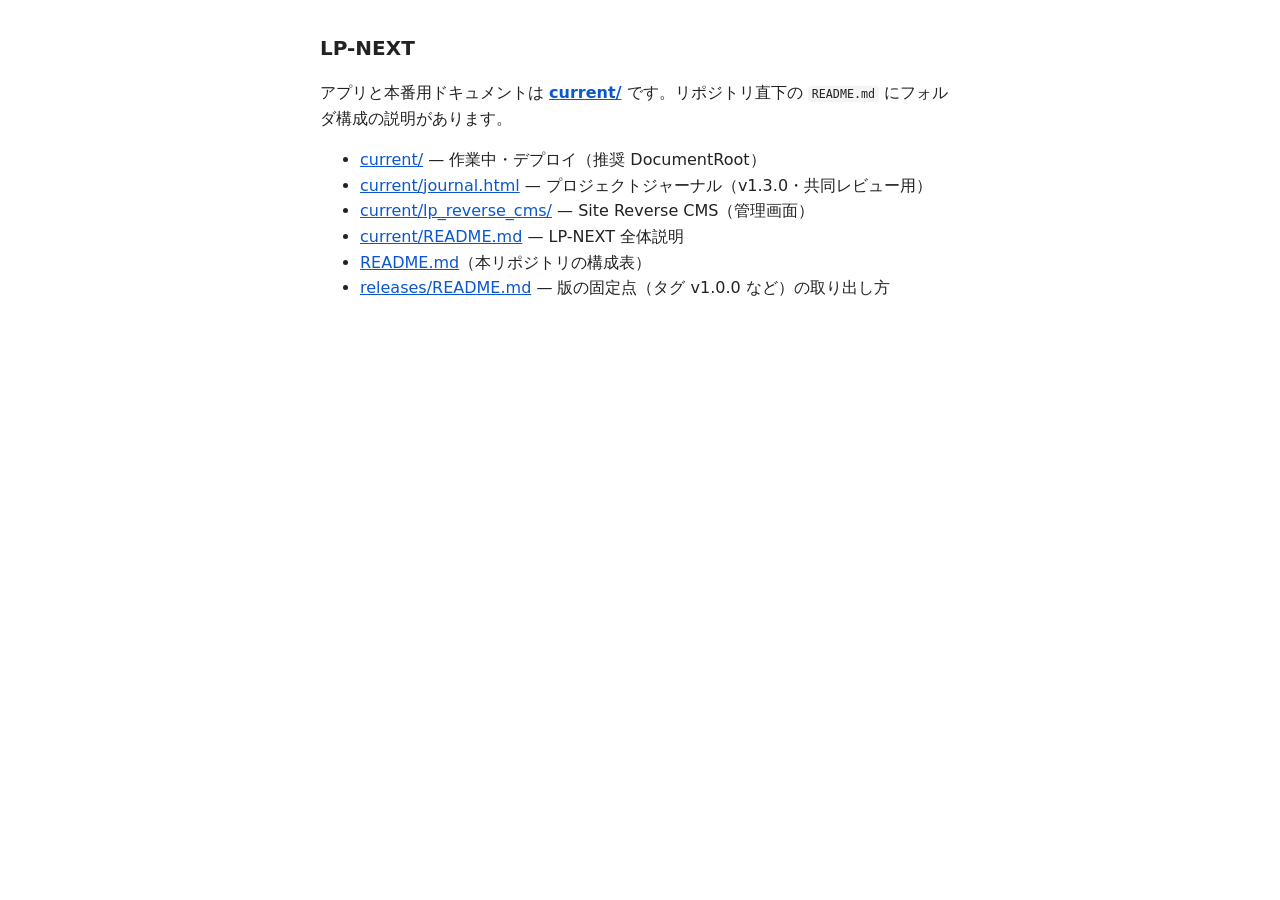
<file: index.html>
<!DOCTYPE html>
<html lang="ja">
<head>
  <meta charset="UTF-8" />
  <meta name="viewport" content="width=device-width, initial-scale=1" />
  <title>LP-NEXT — リポジトリ入口</title>
  <style>
    body { font-family: system-ui, sans-serif; max-width: 40rem; margin: 2rem auto; padding: 0 1rem; line-height: 1.6; color: #222; }
    h1 { font-size: 1.25rem; }
    a { color: #0b57d0; }
    code { background: #f4f4f4; padding: 0.1em 0.35em; border-radius: 3px; font-size: 0.9em; }
  </style>
</head>
<body>
  <h1>LP-NEXT</h1>
  <p>アプリと本番用ドキュメントは <strong><a href="current/">current/</a></strong> です。リポジトリ直下の <code>README.md</code> にフォルダ構成の説明があります。</p>
  <ul>
    <li><a href="current/">current/</a> — 作業中・デプロイ（推奨 DocumentRoot）</li>
    <li><a href="current/journal.html">current/journal.html</a> — プロジェクトジャーナル（v1.3.0・共同レビュー用）</li>
    <li><a href="current/lp_reverse_cms/">current/lp_reverse_cms/</a> — Site Reverse CMS（管理画面）</li>
    <li><a href="current/README.md">current/README.md</a> — LP-NEXT 全体説明</li>
    <li><a href="README.md">README.md</a>（本リポジトリの構成表）</li>
    <li><a href="releases/README.md">releases/README.md</a> — 版の固定点（タグ v1.0.0 など）の取り出し方</li>
  </ul>
</body>
</html>
</file>
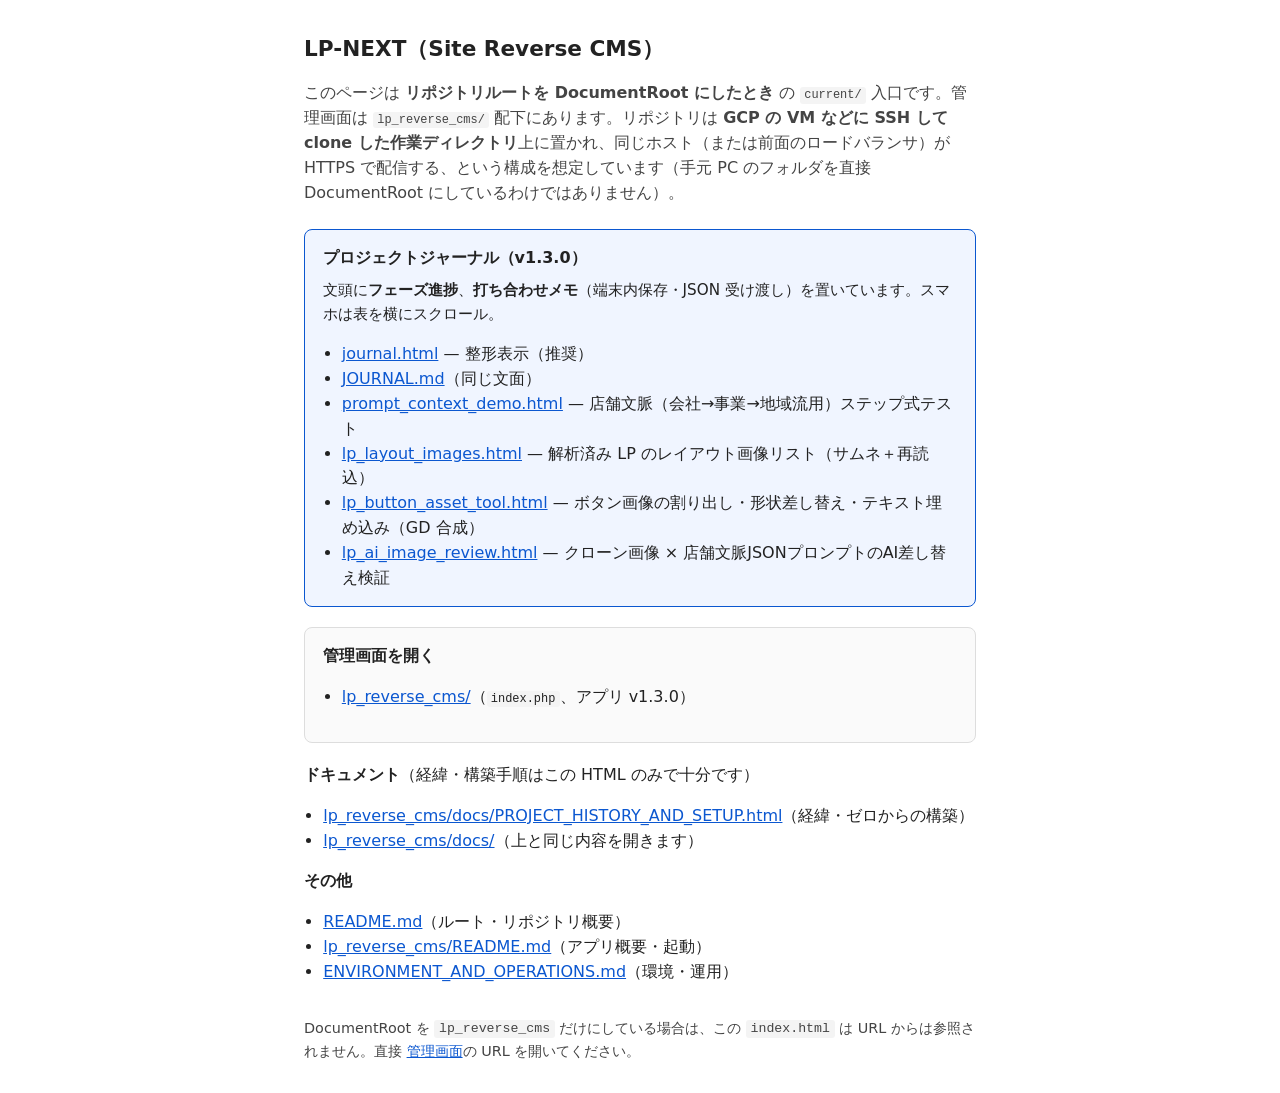
<file: current/index.html>
<!DOCTYPE html>
<html lang="ja">
<head>
  <meta charset="UTF-8">
  <meta name="viewport" content="width=device-width, initial-scale=1">
  <title>LP-NEXT — Site Reverse CMS</title>
  <style>
    body { font-family: system-ui, sans-serif; max-width: 42rem; margin: 2rem auto; padding: 0 1rem; line-height: 1.55; color: #222; }
    h1 { font-size: 1.35rem; }
    .lead { color: #444; margin-bottom: 1.5rem; }
    ul { padding-left: 1.2rem; }
    a { color: #0b57d0; }
    code { background: #f4f4f4; padding: 0.1em 0.35em; border-radius: 3px; font-size: 0.92em; }
    .box { border: 1px solid #ddd; border-radius: 8px; padding: 1rem 1.1rem; margin: 1.25rem 0; background: #fafafa; }
  </style>
</head>
<body>
  <h1>LP-NEXT（Site Reverse CMS）</h1>
  <p class="lead">このページは <strong>リポジトリルートを DocumentRoot にしたとき</strong> の <code>current/</code> 入口です。管理画面は <code>lp_reverse_cms/</code> 配下にあります。リポジトリは <strong>GCP の VM などに SSH して clone した作業ディレクトリ</strong>上に置かれ、同じホスト（または前面のロードバランサ）が HTTPS で配信する、という構成を想定しています（手元 PC のフォルダを直接 DocumentRoot にしているわけではありません）。</p>

  <div class="box" style="border-color:#0b57d0;background:#f0f5ff;">
    <strong>プロジェクトジャーナル（v1.3.0）</strong>
    <p style="margin:0.5rem 0 0.65rem;font-size:0.95rem;">文頭に<strong>フェーズ進捗</strong>、<strong>打ち合わせメモ</strong>（端末内保存・JSON 受け渡し）を置いています。スマホは表を横にスクロール。</p>
    <ul style="margin-bottom:0;">
      <li><a href="journal.html">journal.html</a> — 整形表示（推奨）</li>
      <li><a href="JOURNAL.md">JOURNAL.md</a>（同じ文面）</li>
      <li><a href="prompt_context_demo.html">prompt_context_demo.html</a> — 店舗文脈（会社→事業→地域流用）ステップ式テスト</li>
      <li><a href="lp_layout_images.html">lp_layout_images.html</a> — 解析済み LP のレイアウト画像リスト（サムネ＋再読込）</li>
      <li><a href="lp_button_asset_tool.html">lp_button_asset_tool.html</a> — ボタン画像の割り出し・形状差し替え・テキスト埋め込み（GD 合成）</li>
      <li><a href="lp_ai_image_review.html">lp_ai_image_review.html</a> — クローン画像 × 店舗文脈JSONプロンプトのAI差し替え検証</li>
    </ul>
  </div>

  <div class="box">
    <strong>管理画面を開く</strong>
    <ul>
      <li><a href="lp_reverse_cms/">lp_reverse_cms/</a>（<code>index.php</code>、アプリ v1.3.0）</li>
    </ul>
  </div>

  <p><strong>ドキュメント</strong>（経緯・構築手順はこの HTML のみで十分です）</p>
  <ul>
    <li><a href="lp_reverse_cms/docs/PROJECT_HISTORY_AND_SETUP.html">lp_reverse_cms/docs/PROJECT_HISTORY_AND_SETUP.html</a>（経緯・ゼロからの構築）</li>
    <li><a href="lp_reverse_cms/docs/">lp_reverse_cms/docs/</a>（上と同じ内容を開きます）</li>
  </ul>
  <p><strong>その他</strong></p>
  <ul>
    <li><a href="README.md">README.md</a>（ルート・リポジトリ概要）</li>
    <li><a href="lp_reverse_cms/README.md">lp_reverse_cms/README.md</a>（アプリ概要・起動）</li>
    <li><a href="ENVIRONMENT_AND_OPERATIONS.md">ENVIRONMENT_AND_OPERATIONS.md</a>（環境・運用）</li>
  </ul>

  <p class="lead" style="margin-top:2rem;font-size:0.9rem;">DocumentRoot を <code>lp_reverse_cms</code> だけにしている場合は、この <code>index.html</code> は URL からは参照されません。直接 <a href="lp_reverse_cms/">管理画面</a>の URL を開いてください。</p>
</body>
</html>
</file>
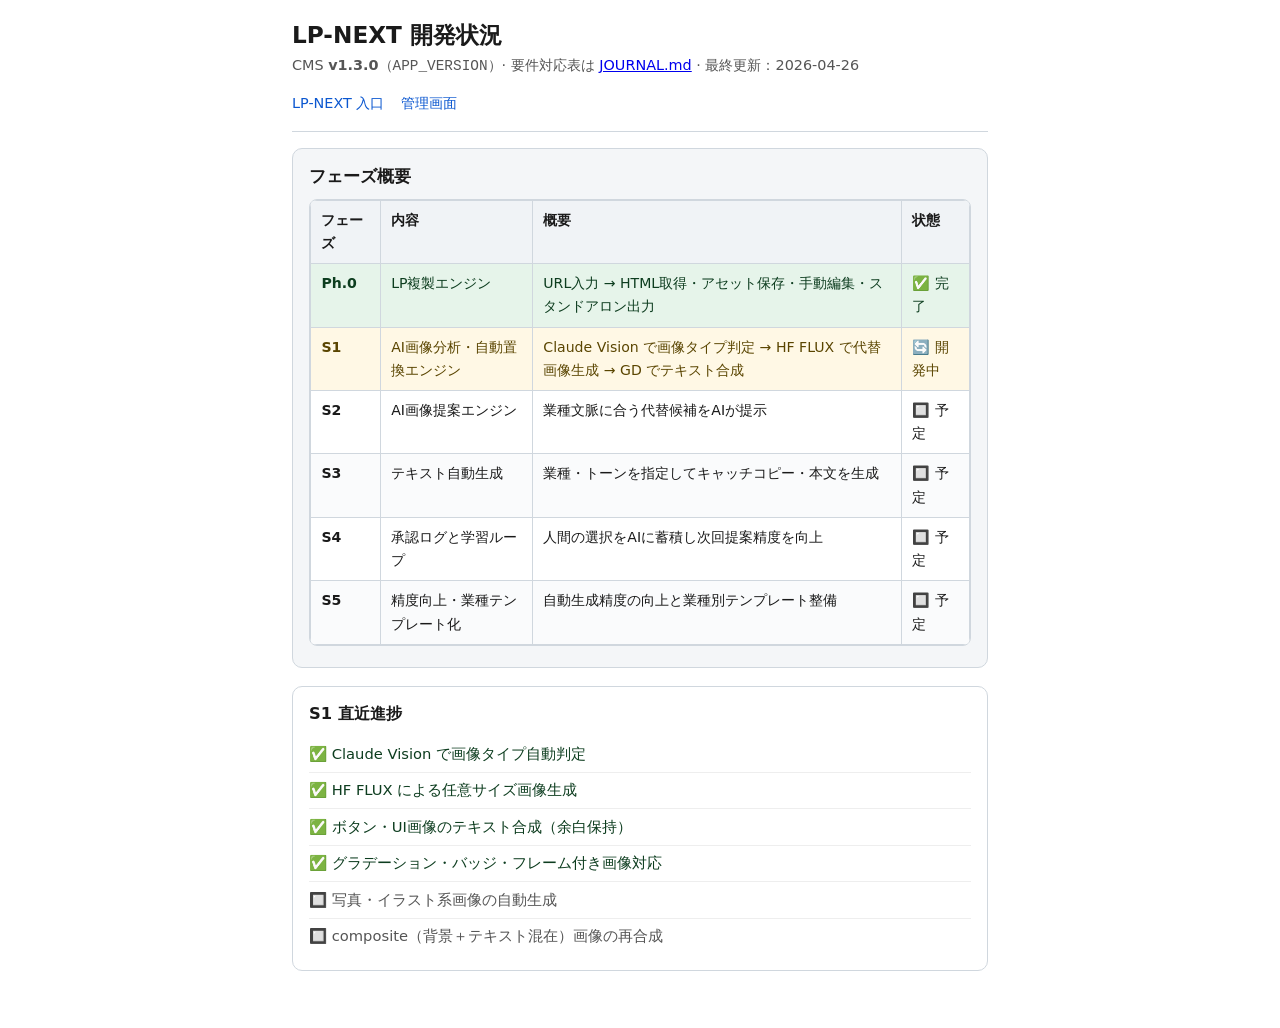
<file: current/journal.html>
<!DOCTYPE html>
<html lang="ja">
<head>
  <meta charset="UTF-8">
  <meta name="viewport" content="width=device-width, initial-scale=1">
  <title>LP-NEXT 開発状況</title>
  <style>
    :root {
      --text: #1a1a1a;
      --muted: #555;
      --link: #0b57d0;
      --border: #d0d7de;
      --thead: #f0f3f6;
    }
    * { box-sizing: border-box; }
    html { font-size: 16px; -webkit-text-size-adjust: 100%; }
    body {
      font-family: system-ui, -apple-system, "Segoe UI", Roboto, "Hiragino Sans", "Hiragino Kaku Gothic ProN", "Noto Sans JP", sans-serif;
      line-height: 1.65;
      color: var(--text);
      margin: 0;
      padding: 0 1rem 2.5rem;
      padding-left: max(1rem, env(safe-area-inset-left));
      padding-right: max(1rem, env(safe-area-inset-right));
      padding-bottom: max(2.5rem, env(safe-area-inset-bottom));
      max-width: 46rem;
      margin-left: auto;
      margin-right: auto;
    }
    @media (min-width: 600px) {
      body { padding-left: 1.25rem; padding-right: 1.25rem; }
    }
    header {
      padding: 1.25rem 0 1rem;
      border-bottom: 1px solid var(--border);
      margin-bottom: 1rem;
    }
    header h1 { font-size: clamp(1.2rem, 4.2vw, 1.45rem); margin: 0 0 0.4rem; font-weight: 600; line-height: 1.25; }
    .meta { font-size: 0.9rem; color: var(--muted); margin: 0; line-height: 1.5; }
    .nav { margin-top: 0.85rem; font-size: 0.9rem; line-height: 1.6; }
    .nav a {
      color: var(--link);
      text-decoration: none;
      display: inline-block;
      padding: 0.35rem 0.15rem;
      margin-right: 0.75rem;
      min-height: 44px;
      line-height: 1.3;
    }
    @media (min-width: 600px) {
      .nav a { min-height: unset; display: inline; padding: 0; }
    }
    .nav a:hover { text-decoration: underline; }

    .phase-hero {
      background: #f4f6f8;
      border: 1px solid var(--border);
      border-radius: 10px;
      padding: 0.9rem 1rem 1rem;
      margin: 0 0 1.1rem;
    }
    .phase-hero h2 {
      font-size: 1.05rem;
      margin: 0 0 0.5rem;
      font-weight: 600;
      border: 0;
      padding: 0;
    }
    .phase-hero .table-wrap { margin: 0.5rem 0 0.35rem; }

    .s1-card {
      background: #fff;
      border: 1px solid var(--border);
      border-radius: 10px;
      padding: 0.9rem 1rem 1rem;
      margin: 0 0 1.1rem;
    }
    .s1-card h2 { font-size: 1.02rem; margin: 0 0 0.5rem; font-weight: 600; }
    .s1-list { list-style: none; padding: 0; margin: 0; }
    .s1-list li { padding: 0.35rem 0; border-bottom: 1px solid #eee; font-size: 0.92rem; }
    .s1-list li:last-child { border-bottom: none; }
    .s1-list li.done { color: #0d3d1f; }
    .s1-list li.todo { color: #555; }

    .table-wrap {
      overflow-x: auto;
      -webkit-overflow-scrolling: touch;
      margin: 0.6rem 0 1.1rem;
      border-radius: 8px;
      border: 1px solid var(--border);
      background: #fff;
    }
    .phase-hero .table-wrap table {
      width: 100%;
      min-width: 18rem;
      border-collapse: collapse;
      font-size: 0.86rem;
      margin: 0;
    }
    @media (min-width: 480px) { .phase-hero .table-wrap table { font-size: 0.88rem; } }
    .phase-hero th, .phase-hero td {
      border: 1px solid var(--border);
      padding: 0.45rem 0.55rem;
      text-align: left;
      vertical-align: top;
    }
    @media (min-width: 600px) { .phase-hero th, .phase-hero td { padding: 0.5rem 0.65rem; } }
    .phase-hero thead th { background: var(--thead); font-weight: 600; }
    .phase-hero tbody tr:nth-child(even) td { background: #fafbfc; }
    .phase-hero tr.st-done td {
      background: #e6f4ea !important;
      color: #0d3d1f;
    }
    .phase-hero tr.st-active td {
      background: #fff8e5 !important;
      color: #5a4500;
    }
  </style>
</head>
<body>
  <header>
    <h1>LP-NEXT 開発状況</h1>
    <p class="meta">CMS <strong>v1.3.0</strong>（<code>APP_VERSION</code>）· 要件対応表は <a href="JOURNAL.md#v130-要件と実装状況レポート">JOURNAL.md</a> · 最終更新：2026-04-26</p>
    <nav class="nav">
      <a href="index.html">LP-NEXT 入口</a>
      <a href="lp_reverse_cms/">管理画面</a>
    </nav>
  </header>
  <div id="phase-hero" class="phase-hero"></div>
  <div id="s1-card" class="s1-card"></div>
  <noscript>
    <p>JavaScript を有効にしてください。</p>
  </noscript>
  <script>
    const PHASES = [
      {
        label: 'Ph.0',
        name: 'LP複製エンジン',
        desc: 'URL入力 → HTML取得・アセット保存・手動編集・スタンドアロン出力',
        status: 'done',
      },
      {
        label: 'S1',
        name: 'AI画像分析・自動置換エンジン',
        desc: 'Claude Vision で画像タイプ判定 → HF FLUX で代替画像生成 → GD でテキスト合成',
        status: 'active',
      },
      {
        label: 'S2',
        name: 'AI画像提案エンジン',
        desc: '業種文脈に合う代替候補をAIが提示',
        status: 'pending',
      },
      {
        label: 'S3',
        name: 'テキスト自動生成',
        desc: '業種・トーンを指定してキャッチコピー・本文を生成',
        status: 'pending',
      },
      {
        label: 'S4',
        name: '承認ログと学習ループ',
        desc: '人間の選択をAIに蓄積し次回提案精度を向上',
        status: 'pending',
      },
      {
        label: 'S5',
        name: '精度向上・業種テンプレート化',
        desc: '自動生成精度の向上と業種別テンプレート整備',
        status: 'pending',
      },
    ];

    const S1_ITEMS = [
      { text: 'Claude Vision で画像タイプ自動判定', done: true },
      { text: 'HF FLUX による任意サイズ画像生成', done: true },
      { text: 'ボタン・UI画像のテキスト合成（余白保持）', done: true },
      { text: 'グラデーション・バッジ・フレーム付き画像対応', done: true },
      { text: '写真・イラスト系画像の自動生成', done: false },
      { text: 'composite（背景＋テキスト混在）画像の再合成', done: false },
    ];

    function renderPhases() {
      const rows = PHASES.map(function (p) {
        const badge = p.status === 'done' ? '✅ 完了'
          : p.status === 'active' ? '🔄 開発中'
            : '🔲 予定';
        const cls = p.status === 'done' ? 'st-done'
          : p.status === 'active' ? 'st-active'
            : '';
        return '<tr class="' + cls + '">' +
          '<td><strong>' + escapeHtml(p.label) + '</strong></td>' +
          '<td>' + escapeHtml(p.name) + '</td>' +
          '<td>' + escapeHtml(p.desc) + '</td>' +
          '<td>' + badge + '</td>' +
          '</tr>';
      }).join('');

      document.getElementById('phase-hero').innerHTML =
        '<h2>フェーズ概要</h2>' +
        '<div class="table-wrap">' +
        '<table>' +
        '<thead><tr><th>フェーズ</th><th>内容</th><th>概要</th><th>状態</th></tr></thead>' +
        '<tbody>' + rows + '</tbody>' +
        '</table>' +
        '</div>';
    }

    function renderS1() {
      const items = S1_ITEMS.map(function (i) {
        return '<li class="' + (i.done ? 'done' : 'todo') + '">' +
          (i.done ? '✅' : '🔲') + ' ' + escapeHtml(i.text) +
          '</li>';
      }).join('');

      document.getElementById('s1-card').innerHTML =
        '<h2>S1 直近進捗</h2>' +
        '<ul class="s1-list">' + items + '</ul>';
    }

    function escapeHtml(s) {
      return String(s)
        .replace(/&/g, '&amp;')
        .replace(/</g, '&lt;')
        .replace(/>/g, '&gt;')
        .replace(/"/g, '&quot;');
    }

    document.addEventListener('DOMContentLoaded', function () {
      renderPhases();
      renderS1();
    });
  </script>
</body>
</html>
</file>
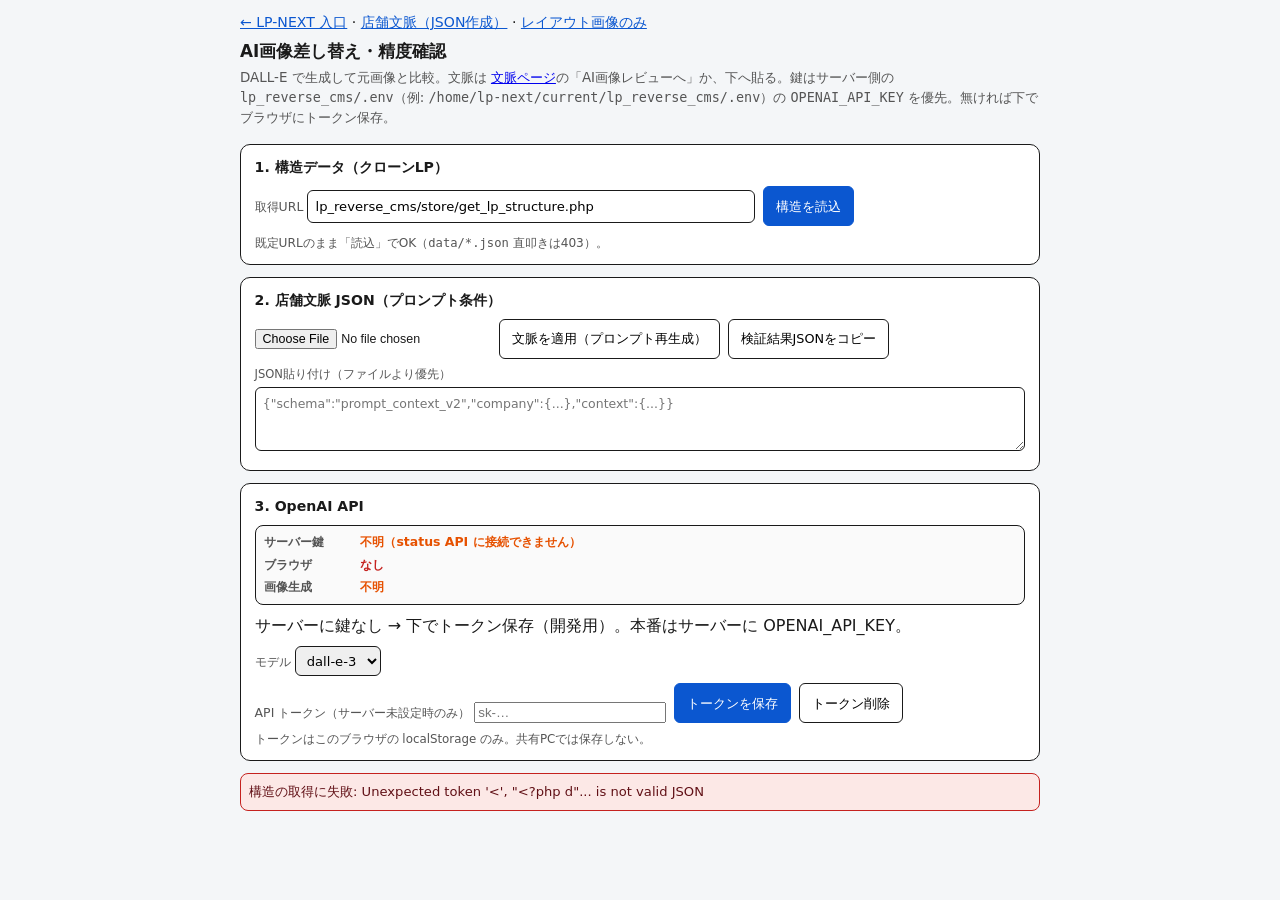
<file: current/lp_ai_image_review.html>
<!DOCTYPE html>
<html lang="ja">
<head>
  <meta charset="UTF-8">
  <meta name="viewport" content="width=device-width, initial-scale=1">
  <title>AI画像差し替え・精度確認 — LP-NEXT</title>
  <style>
    :root {
      --bg: #f4f6f8;
      --card: #fff;
      --border: #1a1a1a;
      --accent: #0b57d0;
      --accent-soft: #e8f0fe;
      --hero: #e8f5e9;
      --hero-border: #1b5e20;
      --text: #1a1a1a;
      --muted: #555;
    }
    * { box-sizing: border-box; }
    body {
      font-family: system-ui, -apple-system, "Segoe UI", Roboto, "Hiragino Sans", "Noto Sans JP", sans-serif;
      margin: 0;
      padding: 0 1rem 2.5rem;
      color: var(--text);
      line-height: 1.5;
      background: var(--bg);
      max-width: min(52rem, 100%);
      margin-left: auto;
      margin-right: auto;
    }
    .topnav { font-size: 0.88rem; margin: 0.75rem 0 0.35rem; }
    .topnav a { color: var(--accent); }
    .page-title { font-size: 1.05rem; margin: 0 0 0.25rem; }
    .lead { font-size: 0.84rem; color: var(--muted); margin: 0 0 1rem; }
    .panel {
      background: var(--card);
      border: 1px solid var(--border);
      border-radius: 10px;
      padding: 0.75rem 0.85rem;
      margin-bottom: 0.75rem;
    }
    .panel h2 { font-size: 0.88rem; margin: 0 0 0.5rem; }
    .row-tools { display: flex; flex-wrap: wrap; gap: 0.5rem; align-items: center; margin-bottom: 0.45rem; }
    .row-tools label { font-size: 0.78rem; color: var(--muted); }
    input[type="url"], input[type="text"], select {
      font: inherit;
      font-size: 0.82rem;
      padding: 0.35rem 0.45rem;
      border: 1px solid var(--border);
      border-radius: 6px;
      max-width: 100%;
    }
    input.json-file { font-size: 0.78rem; }
    button.ctl {
      font: inherit;
      font-size: 0.8rem;
      padding: 0.4rem 0.75rem;
      border-radius: 6px;
      border: 1px solid var(--border);
      background: var(--card);
      cursor: pointer;
      min-height: 40px;
    }
    button.ctl.primary { background: var(--accent); color: #fff; border-color: var(--accent); }
    textarea.prompt-ta {
      width: 100%;
      min-height: 5.5rem;
      font: inherit;
      font-size: 0.78rem;
      line-height: 1.45;
      padding: 0.45rem;
      border: 1px solid var(--border);
      border-radius: 6px;
      resize: vertical;
    }
    .stat-bar {
      font-size: 0.8rem;
      background: var(--accent-soft);
      border: 1px solid var(--accent);
      border-radius: 8px;
      padding: 0.45rem 0.6rem;
      margin-bottom: 0.75rem;
    }
    .stat-bar strong { color: var(--accent); }
    .review-grid { display: flex; flex-direction: column; gap: 1rem; }
    .review-card {
      background: var(--card);
      border: 1px solid var(--border);
      border-radius: 10px;
      overflow: hidden;
    }
    .review-card--hero {
      border-color: var(--hero-border);
      box-shadow: 0 0 0 1px rgba(27, 94, 32, 0.15);
    }
    .review-card__head {
      display: flex;
      flex-wrap: wrap;
      align-items: center;
      gap: 0.35rem 0.65rem;
      padding: 0.45rem 0.6rem;
      background: #f6f8fa;
      border-bottom: 1px solid var(--border);
      font-size: 0.78rem;
    }
    .review-card--hero .review-card__head { background: var(--hero); }
    .badge {
      display: inline-block;
      font-size: 0.68rem;
      padding: 0.12rem 0.4rem;
      border-radius: 4px;
      font-weight: 600;
    }
    .badge--hero { background: #c8e6c9; color: #1b5e20; }
    .badge--btn { background: #fff3e0; color: #e65100; }
    .badge--logo { background: #e3f2fd; color: #0d47a1; }
    .badge--sec { background: #eceff1; color: #37474f; }
    .compare {
      display: grid;
      grid-template-columns: 1fr 1fr;
      gap: 0.5rem;
      padding: 0.5rem;
    }
    @media (max-width: 640px) { .compare { grid-template-columns: 1fr; } }
    .compare-col { min-width: 0; }
    .compare-col h3 {
      font-size: 0.72rem;
      margin: 0 0 0.25rem;
      color: var(--muted);
      font-weight: 600;
    }
    .compare-col .orig-dims,
    .compare-col .ai-dims-hint {
      font-size: 0.72rem;
      color: var(--muted);
      margin: 0 0 0.35rem;
      line-height: 1.35;
      white-space: pre-line;
    }
    .img-frame {
      aspect-ratio: 16 / 10;
      background: #e8eaed;
      border-radius: 8px;
      display: flex;
      align-items: center;
      justify-content: center;
      overflow: hidden;
      position: relative;
    }
    .img-frame img {
      max-width: 100%;
      max-height: 100%;
      object-fit: contain;
      display: block;
    }
    .img-frame__refresh {
      position: absolute;
      top: 0.3rem;
      right: 0.3rem;
      width: 2rem;
      height: 2rem;
      border-radius: 6px;
      border: 1px solid rgba(0,0,0,0.12);
      background: rgba(255,255,255,0.92);
      cursor: pointer;
      font-size: 1rem;
      line-height: 1;
      color: var(--accent);
      padding: 0;
    }
    .review-card__body { padding: 0.5rem 0.6rem 0.65rem; }
    .field-label { font-size: 0.72rem; color: var(--muted); margin: 0.35rem 0 0.2rem; }
    .btn-row { display: flex; flex-wrap: wrap; gap: 0.35rem; margin-top: 0.4rem; }
    .err { background: #fce8e6; border: 1px solid #c5221f; color: #611016; padding: 0.5rem; border-radius: 8px; font-size: 0.82rem; margin-bottom: 0.5rem; }
    .mono { font-family: ui-monospace, monospace; font-size: 0.68rem; word-break: break-all; color: #444; }
    .hidden { display: none !important; }
    .api-stat { display: block; margin-top: 0.35rem; font-size: 0.78rem; }
    .api-stat.is-on { color: #0d3d1f; font-weight: 600; }
    .api-stat.is-off { color: var(--muted); }
    input.api-token-field { min-width: 12rem; }
    .api-key-status {
      font-size: 0.78rem;
      margin: 0 0 0.55rem;
      padding: 0.45rem 0.55rem;
      border-radius: 8px;
      border: 1px solid var(--border);
      background: #fafafa;
    }
    .api-key-status dl { margin: 0; display: grid; grid-template-columns: 5.5rem 1fr; gap: 0.25rem 0.5rem; align-items: start; }
    .api-key-status dt { margin: 0; color: var(--muted); font-weight: 600; }
    .api-key-status dd { margin: 0; }
    .api-key-status .st-ok { color: #0d3d1f; font-weight: 600; }
    .api-key-status .st-ng { color: #c5221f; font-weight: 600; }
    .api-key-status .st-warn { color: #e65100; font-weight: 600; }
    .api-key-status .st-mute { color: var(--muted); }
  </style>
</head>
<body>
  <p class="topnav">
    <a href="index.html">← LP-NEXT 入口</a> ·
    <a href="prompt_context_demo.html">店舗文脈（JSON作成）</a> ·
    <a href="lp_layout_images.html">レイアウト画像のみ</a>
  </p>
  <h1 class="page-title">AI画像差し替え・精度確認</h1>
  <p class="lead">
    DALL-E で生成して元画像と比較。文脈は <a href="prompt_context_demo.html">文脈ページ</a>の「AI画像レビューへ」か、下へ貼る。鍵はサーバー側の <code>lp_reverse_cms/.env</code>（例: <code>/home/lp-next/current/lp_reverse_cms/.env</code>）の <code>OPENAI_API_KEY</code> を優先。無ければ下でブラウザにトークン保存。
  </p>

  <div class="panel">
    <h2>1. 構造データ（クローンLP）</h2>
    <div class="row-tools">
      <label>取得URL <input type="url" id="structure_url" style="width:min(28rem,85vw)" spellcheck="false" /></label>
      <button type="button" class="ctl primary" id="btn_load_structure">構造を読込</button>
    </div>
    <p style="font-size:0.76rem;color:var(--muted);margin:0">既定URLのまま「読込」でOK（<code>data/*.json</code> 直叩きは403）。</p>
  </div>

  <div class="panel">
    <h2>2. 店舗文脈 JSON（プロンプト条件）</h2>
    <div class="row-tools">
      <input type="file" id="context_file" class="json-file" accept=".json,application/json" />
      <button type="button" class="ctl" id="btn_apply_context">文脈を適用（プロンプト再生成）</button>
      <button type="button" class="ctl" id="btn_export_review">検証結果JSONをコピー</button>
    </div>
    <p class="field-label">JSON貼り付け（ファイルより優先）</p>
    <textarea id="context_paste" class="prompt-ta" style="min-height:4rem" placeholder='{"schema":"prompt_context_v2","company":{...},"context":{...}}'></textarea>
  </div>

  <div class="panel" id="api_panel">
    <h2>3. OpenAI API</h2>
    <div id="api_key_status" class="api-key-status" aria-live="polite"></div>
    <p id="api_mode_summary" class="hint" style="margin:0 0 0.5rem"></p>
    <div class="row-tools" style="align-items:flex-end">
      <label>モデル
        <select id="api_model">
          <option value="dall-e-3" selected>dall-e-3</option>
          <option value="dall-e-2">dall-e-2</option>
        </select>
      </label>
    </div>
    <div id="api_client_row" class="row-tools" style="align-items:flex-end;margin-top:0.35rem">
      <label>API トークン（サーバー未設定時のみ） <input type="password" id="api_token" class="api-token-field" autocomplete="off" placeholder="sk-…" spellcheck="false" /></label>
      <button type="button" class="ctl primary" id="btn_api_token_save">トークンを保存</button>
      <button type="button" class="ctl" id="btn_api_token_clear">トークン削除</button>
    </div>
    <p id="api_mode_detail" style="font-size:0.74rem;color:var(--muted);margin:0.35rem 0 0"></p>
  </div>

  <div id="ctx_err" class="err hidden"></div>
  <p id="gen_status" class="hint" style="display:none;margin:0.35rem 0;color:var(--accent)" aria-live="polite"></p>

  <div class="stat-bar" id="stat_bar" hidden>
    <strong>条件</strong> <span id="stat_ctx">—</span><br />
    <strong>ヒーロー案</strong>
    <select id="hero_variant" title="ヒーロー候補スロットに使う案">
      <option value="0">案1（優先角度に合わせた並びの先頭）</option>
      <option value="1">案2</option>
      <option value="2">案3</option>
    </select>
    · <strong>進捗</strong> <span id="stat_fill">0 / 0</span> 件にAI生成画像あり
    <span id="api_stat" class="api-stat is-off" aria-live="polite"></span>
  </div>

  <div id="review_root" class="review-grid" aria-live="polite"></div>

  <script>
    (function () {
      var LS_KEY = "lp-next-ai-image-review-v1";
      var API_TOKEN_LS = "lp-next-openai-api-token-v1";
      /** prompt_context_demo からの文脈引き継ぎ（sessionStorage・同一オリジン） */
      var CONTEXT_HANDOFF_SS = "lp-next-prompt-context-handoff-v1";
      var OPENAI_PROXY = "lp_reverse_cms/store/openai_image_proxy.php";
      var PROXY_STATUS_URL = "lp_reverse_cms/store/ai_image_proxy_status.php";
      var DEFAULT_STRUCTURE = "lp_reverse_cms/store/get_lp_structure.php";
      var proxyMode = { server_key_configured: false, client_key_allowed: true, status_fetch_ok: null };

      var PRESET_HTML = [
        { v: "omakase", t: "未選択（お任せ）" },
        { v: "station", t: "駅前・好アクセス" },
        { v: "hideaway", t: "隠れ家・静か" },
        { v: "street", t: "路面・一見" },
        { v: "mall", t: "商業施設内" },
        { v: "office", t: "オフィス・フロア" },
        { v: "detached", t: "戸建て" },
        { v: "studio", t: "スタジオ" },
        { v: "online", t: "オンライン/訪問" }
      ];
      var HERO_PRESET_SCENE = {
        omakase: "店舗の雰囲気は業種と参照LPのトーンに合わせる。",
        station: "駅からアクセスしやすい明るい街角・入口付近。利便性が伝わるが雑然としすぎない。",
        hideaway: "静かな佇まい・路地や奥まった位置の連想。看板はさりげなく、内観の垣間見せで特別感。",
        street: "路面店の看板と入口が分かるアングル。お店の存在が一目で伝わる。",
        mall: "商業施設内の清潔なフロアと店舗前。安心感とついで利用のしやすさ。",
        office: "オフィスビル内の落ち着いた玄関・受付・通路。プロフェッショナルで誠実。",
        detached: "戸建て・一軒家型の外観。住宅街に馴染むプライベート感、過度な看板強調は避ける。",
        studio: "作業台・手元・道具・素材。職人・スタッフの所作が伝わるクローズアップ（顔は判読しにくい構図）。",
        online: "実店舗に依存しないサービス・ブランドイメージ。ライフスタイルや抽象モチーフも可。"
      };
      var HERO_NEGATIVE = "混雑無秩序な街並みの主役化、過剰な文字だらけ看板、実在ブランドロゴ・固有名、特定有名人の顔、低解像度・ボケ過ぎ、不自然な人体の変形、画像内の英日の長文・段落・ダミー文案・ウォーターマーク（見出し用の余白のみ）";

      function normalizeIndustryText(s) {
        var t = (s || "").toString();
        try { t = t.normalize("NFKC"); } catch (e) {}
        return t.replace(/\s+/g, " ").trim();
      }
      function industryCompareKey(s) {
        return normalizeIndustryText(s).toLowerCase();
      }
      function presetLocationLabel(v) {
        for (var i = 0; i < PRESET_HTML.length; i++) {
          if (PRESET_HTML[i].v === v) return PRESET_HTML[i].t;
        }
        return "未選択（お任せ）";
      }
      function industryHeroSubject(industry) {
        var i = normalizeIndustryText(industry);
        var map = {
          "理美容室": "洗練された美容室の内観、鏡と椅子、清潔感とモダンさ",
          "リラクゼーション・マッサージ": "リラクゼーション空間、温かみのある間接照明と落ち着いた施術室",
          "歯科・矯正": "清潔感のあるクリニック受付〜診療室イメージ、信頼と安心",
          "整体・鍼灸": "施術ベッドと静かな治療室、ほっとする木質とリネン",
          "治療院・美容皮膚": "ホスピタリティのある受付・個室施術イメージ、清潔で上質",
          "学習塾・習い事": "明るい教室・学習机・教材が整った前向きな学習空間",
          "飲食店": "料理の魅力と温かみのある店内またはダイニングの雰囲気",
          "不動産": "明るく誠実な相談スペースまたはモデルルームの上品さ",
          "EC・通販": "商品が映えるシンプルなスタイリング、ライフスタイルショット",
          "フィットネス・ジム": "明るく活力のあるトレーニング空間、器具と動きの連想",
          "ペット・動物": "清潔で安心感のあるペットサービス空間、動物との穏やかな触れ合いのイメージ",
          "士業・コンサル": "きちんとした執務・相談空間、信頼感と知的な落ち着き",
          "製造・ものづくり": "工房・ライン・職人の手元、品質と技術が伝わる現場感"
        };
        for (var k in map) {
          if (Object.prototype.hasOwnProperty.call(map, k) && industryCompareKey(k) === industryCompareKey(i)) return map[k];
        }
        return i + " の業態に合う店舗・サービスシーン（具体的人物は避け、空間・モノ中心）";
      }
      function heroWorldviewPhrase(chip) {
        if (!chip) return "全体として自然で誠実なトーン";
        if (chip === "落ち着き") return "落ち着いた低彩度、柔らかい自然光、余白多め";
        if (chip === "上質") return "上質な素材感（木・布・石）、品のある照明、過度な装飾は避ける";
        if (chip === "明るい・親しみ") return "明るい自然光、親しみやすい暖色系アクセント";
        return "全体として自然で誠実なトーン";
      }
      function heroAudiencePhrase(aud) {
        if (aud === "affluent") return "ターゲットは余裕のある層：安っぽさを避け、品位を感じさせる";
        if (aud === "general") return "幅広い世帯に安心感：派手すぎず親しみやすさ優先";
        return "";
      }
      function heroRegionPhrase(region, onlineNw, industry) {
        var pet = industryCompareKey(normalizeIndustryText(industry || "")) === industryCompareKey("ペット・動物");
        if (onlineNw) {
          if (pet) return "オンライン全国想定：現代の都市・商業地の一般的な空気感。神社・寺・参道・鳥居・観光向けの歴史街並みは主題にしない。";
          return "オンライン全国想定：地域固有名所は避け汎用的な日本の文脈";
        }
        if (region === "オンライン全国") {
          if (pet) return "地域ランドマークは避ける。現代の商業地の空気感。参道・寺社境内・観光古街のみの画は避ける。";
          return "地域ランドマークは避け、汎用的な日本の文脈";
        }
        if (region) {
          if (pet) return "空気感は「" + region + "」想定（名所の固有名は入れない）。ただし参道・神社仏閣・石畳の旧街道を主題にしない。";
          return "空気感は「" + region + "」想定（名所の固有名は入れない）";
        }
        if (pet) return "現代の商業・住宅地の一般的な日本の街。参道・寺社・観光古街の主題は避ける。";
        return "";
      }

      function heroPresetSceneForIndustry(preset, industry) {
        var k = industryCompareKey(normalizeIndustryText(industry || ""));
        var pet = k === industryCompareKey("ペット・動物");
        var base = HERO_PRESET_SCENE[preset] || HERO_PRESET_SCENE.omakase;
        if (!pet) return base;
        if (preset === "street" || preset === "station") {
          return "現代の商業地の路面。ペットサロン・動物病院・ペットホテルに似た清潔な入口・ガラス扉・看板。木造の古い町屋が連なる観光街・寺社の参道は避ける。";
        }
        if (preset === "omakase" || preset === "hideaway") {
          return "現代のペット向けサービス店の内観・外観の雰囲気。寺社・参道・古い石畳の路地を主題にしない。";
        }
        return base;
      }
      function buildHeroPromptTriplet(company, context) {
        var indLabel = normalizeIndustryText(context.industry);
        var indLead = "業種「" + indLabel + "」の店舗・サービスLP向け。上記業種に合う画題のみ。 ";
        var subj = industryHeroSubject(context.industry);
        var preset = context.preset_location || "omakase";
        var scene = heroPresetSceneForIndustry(preset, context.industry);
        var light = heroWorldviewPhrase(context.worldview_chip);
        var aud = heroAudiencePhrase(context.audience);
        var reg = heroRegionPhrase(context.region, !!company.online_nationwide, context.industry);
        var ref = (context.reference_url || "").trim() ? "参照LPの世界観・配色に近いクリーンな構図。" : "";
        var free = (context.free_note || "").trim();
        var freebit = free ? " メモ（反映）: " + free.slice(0, 100) : "";
        var commonTail = light + "。" + reg + (aud ? "。" + aud : "") + (ref ? " " + ref : "") + freebit + " 日本人向けサービスLP。テキスト（見出し）を載せやすい余白。実在の特定建物・チェーンロゴ・固有名は含めない。" + industryHeroVisualAnchor(context.industry);
        var balanced = indLead + "【LPヒーロー・バランス案】 " + subj + " " + scene + " " + commonTail;
        var interior = indLead + "【LPヒーロー・内観主体】 店内・サービス空間の魅力を広角で。 " + subj + " " + scene + " " + commonTail;
        var exterior = indLead + "【LPヒーロー・外観・入口】 所在地と入りやすさが伝わる構図。 " + scene + " " + light + "。" + reg + (aud ? "。" + aud : "") + " " + subj + "に合う外装・玄関イメージ。テキスト余白あり。";
        var order;
        if (preset === "street" || preset === "station" || preset === "mall") order = [exterior, balanced, interior];
        else if (preset === "studio" || preset === "hideaway" || preset === "office" || preset === "detached") order = [interior, balanced, exterior];
        else order = [balanced, interior, exterior];
        return { prompt_candidates: order };
      }
      function buildHeroImageBrief(company, context) {
        var preset = context.preset_location || "omakase";
        var tri = buildHeroPromptTriplet(company, context);
        var summary = "業種「" + normalizeIndustryText(context.industry) + "」・立地「" + presetLocationLabel(preset) + "」・世界観「" + (context.worldview_chip || "お任せ") + "」に基づくヒーロー案。";
        return {
          summary: summary,
          prompt_candidates: tri.prompt_candidates,
          negative_hints: HERO_NEGATIVE
        };
      }

      function collectImages(structure) {
        var out = [];
        (structure.sections || []).forEach(function (sec) {
          var secLabel = sec.label || sec.id || "";
          var secType = sec.type || "general";
          (sec.elements || []).forEach(function (el) {
            if (el.type !== "image" || !el.original_src) return;
            var u = String(el.original_src);
            if (/favicon\.ico/i.test(u)) return;
            out.push({
              id: el.id || "",
              label: el.label || "（ラベルなし）",
              alt: el.original_text || "",
              src: u,
              section_id: sec.id || "",
              section_label: secLabel,
              section_type: secType
            });
          });
        });
        return out;
      }

      function itemProbeText(item) {
        return ((item.label || "") + " " + (item.alt || "")).trim();
      }

      /** 構造JSONでは「背景」が alt にしか無いことが多い。label のみだと先頭のUI枠がヒーロー扱いになりプロンプトが外れる */
      function heroSlotIndex(items) {
        for (var i = 0; i < items.length; i++) {
          if (/背景/i.test(itemProbeText(items[i]))) return i;
        }
        return 0;
      }

      function industryHeroVisualAnchor(industry) {
        var k = industryCompareKey(normalizeIndustryText(industry));
        if (k === industryCompareKey("ペット・動物")) {
          return " 【必須の視覚要素】犬・猫・小動物のいずれか、またはトリミング台・バス・ケージ・肉球マークの看板・ペット可の受付など、業種が一目で分かるモチーフを必ず含める。 【避ける】神社・寺・鳥居・参道・灯篭だらけの観光街、昔風の木造商店街のみ、一般オフィスビル街のみ。";
        }
        return "";
      }

      function industryExtraNegative(industry) {
        var k = industryCompareKey(normalizeIndustryText(industry || ""));
        if (k === industryCompareKey("ペット・動物")) {
          return " 神社・寺院・鳥居・石段の参道、寺社の境内、観光地の歴史的町並みを主題にしない。ペット要素なしの「日本的な古い街」だけの画は不可。";
        }
        return "";
      }

      function clearStoredPrompts() {
        Object.keys(state.replacements).forEach(function (id) {
          var r = state.replacements[id];
          if (r && Object.prototype.hasOwnProperty.call(r, "prompt")) delete r.prompt;
        });
      }

      function classifyItem(item) {
        var t = (item.label || "") + " " + (item.alt || "");
        if (/ロゴ|logo/i.test(t)) return "logo";
        if (/ボタン|btn|申込|資料|友だち|CTA|無料プラン/i.test(t)) return "btn";
        return "sec";
      }

      function buildSecondaryPrompt(item, company, context) {
        var ind = normalizeIndustryText(context.industry || "（業種未設定）");
        var wv = context.worldview_chip || "お任せ";
        var preset = presetLocationLabel(context.preset_location || "omakase");
        var label = item.label || "";
        var path = (item.src || "").replace(/^https?:\/\/[^/]+/i, "");
        var kind = classifyItem(item);
        var must = "必ず業種「" + ind + "」に合う内容のみ。離れた業種のモチーフは避ける。 ";
        if (industryCompareKey(ind) === industryCompareKey("ペット・動物")) {
          must += "神社・参道・寺社の風景のみは不可。 ";
        }
        if (kind === "btn") {
          return must + "【LP差し替え・ボタン／バナー】業種「" + ind + "」。世界観「" + wv + "」。元の役割: " + label + "。クリック導線が自然な日本語LP向け。装飾テキストは最小限。実在ブランドの模倣は避ける。";
        }
        if (kind === "logo") {
          return must + "【LP差し替え・ロゴ枠】業種「" + ind + "」。シンプルなシンボルまたはタイポのみの抽象ロゴ風（固有名・既存商標の再現は不可）。余白とバランス重視。";
        }
        var role = label + (item.alt ? "（元画像の説明: " + String(item.alt).slice(0, 120) + "）" : "");
        return must + "【LP差し替え・セクション画像】業種「" + ind + "」。立地「" + preset + "」。世界観「" + wv + "」。レイアウト上の役割: " + role + "。" +
          ((context.reference_url || "").trim() ? "参照元LPの構図・余白を意識。" : "汎用LP向け。") +
          " パス参考: " + path;
      }

      function derivePromptForIndex(items, idx, heroIdx, heroVar, company, context, heroBrief) {
        var base = heroBrief.prompt_candidates[heroVar] || heroBrief.prompt_candidates[0];
        var neg = "\n\n【ネガティブ候補】" + heroBrief.negative_hints + industryExtraNegative(context.industry);
        if (idx === heroIdx) return base + neg;
        return buildSecondaryPrompt(items[idx], company, context) + neg;
      }

      function parseContextPayload(raw) {
        var obj = typeof raw === "string" ? JSON.parse(raw) : raw;
        if (!obj || typeof obj !== "object") throw new Error("JSON がオブジェクトではありません");
        var company = obj.company;
        var context = obj.context;
        if (!company || !context) throw new Error("company / context がありません（prompt_context_v2 想定）");
        if (!context.industry || !String(context.industry).trim()) throw new Error("context.industry が空です");
        /** JSON 内の hero_image は業種ズレ・古いプロンプトの原因になるため常に company/context から再計算 */
        var hero = buildHeroImageBrief(company, context);
        return { company: company, context: context, hero_image: hero };
      }

      function loadLsState() {
        try {
          var s = localStorage.getItem(LS_KEY);
          if (!s) return { replacements: {}, hero_variant: 0 };
          var o = JSON.parse(s);
          return {
            replacements: o.replacements && typeof o.replacements === "object" ? o.replacements : {},
            hero_variant: typeof o.hero_variant === "number" ? o.hero_variant : 0
          };
        } catch (e) {
          return { replacements: {}, hero_variant: 0 };
        }
      }
      function saveLsState(replacements, heroVariant) {
        try {
          localStorage.setItem(LS_KEY, JSON.stringify({ replacements: replacements, hero_variant: heroVariant }));
        } catch (e) {}
      }

      function stripBust(url) {
        try {
          var u = new URL(url, window.location.href);
          u.searchParams.delete("r");
          u.searchParams.delete("_");
          return u.toString();
        } catch (e) {
          return url.split("?")[0];
        }
      }

      function formatApproxAspect(w, h) {
        if (!w || !h) return "";
        var r = w / h;
        var cand = [
          [16 / 10, "16:10"],
          [4 / 3, "4:3"],
          [3 / 2, "3:2"],
          [1, "1:1"],
          [16 / 9, "16:9"],
          [1792 / 1024, "約16:9"],
          [1024 / 1792, "約9:16"]
        ];
        for (var i = 0; i < cand.length; i++) {
          if (Math.abs(r - cand[i][0]) < 0.05) return " ・ 約 " + cand[i][1];
        }
        return " ・ 横:縦 ≈ " + (Math.round(r * 100) / 100) + ":1";
      }

      function bindOrigDimensions(img, labelEl, dimAiEl, isHero) {
        if (dimAiEl) {
          dimAiEl.textContent =
            "送信サイズ: クローン元の読込後に確定します。\n（DALL-E 3 は固定3解像度のみ。LP では img/CSS の枠に合わせて表示します）";
        }
        function apply() {
          if (!labelEl) return;
          if (img.naturalWidth > 0 && img.naturalHeight > 0) {
            labelEl.textContent =
              "参考サイズ（クローン元）: " +
              img.naturalWidth +
              " × " +
              img.naturalHeight +
              " px" +
              formatApproxAspect(img.naturalWidth, img.naturalHeight);
            setAiDimHintFromOrig(dimAiEl, !!isHero, img);
          } else if (img.complete && img.naturalWidth === 0) {
            labelEl.textContent = "参考サイズ: 取得できませんでした";
            if (dimAiEl) {
              dimAiEl.textContent =
                "送信サイズ: 元画像から寸法を取得できませんでした。\nDALL-E は固定解像度のみ。生成時はヒーロー／通常ルールでサイズを選びます。";
            }
          }
        }
        img.addEventListener("load", apply);
        img.addEventListener("error", function () {
          if (labelEl) labelEl.textContent = "参考サイズ: 元画像の読込に失敗";
          if (dimAiEl) {
            dimAiEl.textContent =
              "送信サイズ: 元画像が読めないため未確定。\nAPI は固定解像度のみ。公開側では width/height・object-fit でレイアウトに合わせてください。";
          }
        });
        if (img.complete) apply();
        else labelEl.textContent = "参考サイズ: 読込中…";
      }

      function refreshImg(img) {
        if (!img) return;
        var base = img.getAttribute("data-base-src") || stripBust(img.src);
        img.setAttribute("data-base-src", base);
        var sep = base.indexOf("?") >= 0 ? "&" : "?";
        img.src = base + sep + "r=" + Date.now();
      }

      function getStoredApiToken() {
        try { return localStorage.getItem(API_TOKEN_LS) || ""; } catch (e) { return ""; }
      }
      function setStoredApiToken(v) {
        try {
          if (v) localStorage.setItem(API_TOKEN_LS, v);
          else localStorage.removeItem(API_TOKEN_LS);
        } catch (e) {}
      }
      function getApiToken() {
        var inp = document.getElementById("api_token");
        var v = inp && inp.value.trim();
        if (v) return v;
        return getStoredApiToken().trim();
      }
      function isApiMode() {
        if (proxyMode.server_key_configured) return true;
        if (!proxyMode.client_key_allowed) return false;
        return !!getApiToken();
      }
      /** DALL-E 3: 1024x1024 | 1024x1792 | 1792x1024 のみ。任意ピクセルは不可。 */
      function pickOpenAiSize(isHero, model, origW, origH) {
        if (model === "dall-e-2") return "1024x1024";
        if (isHero) return "1792x1024";
        var ow = origW == null ? 0 : Number(origW);
        var oh = origH == null ? 0 : Number(origH);
        if (ow > 0 && oh > 0) {
          var r = ow / oh;
          if (r > 1.15) return "1792x1024";
          if (r < 1 / 1.15) return "1024x1792";
        }
        return "1024x1024";
      }
      function buildAiDimHint(apiSz, ow, oh) {
        var head = "送信サイズ（このカード・API 固定）: " + apiSz;
        var apiLimit =
          "DALL-E 3 の Images API は 1024×1024・1024×1792・1792×1024 のいずれかだけ指定できます。363×50 のような任意ピクセル寸法は API 上は指定できません。";
        var ratioNote = "";
        if (ow > 0 && oh > 0) {
          var r = ow / oh;
          var rr = Math.round(r * 100) / 100;
          if (r > 2.2 || r < 0.45) {
            ratioNote =
              "クローン元は約 " +
              rr +
              ":1 と極端な比率のため、どの API サイズもラスタのピクセルでは一致しません。公開 HTML では表示枠（width/height）に合わせ、必要なら object-fit やトリミングで調整してください。";
          }
        }
        var preview =
          "この画面の枠は CSS で object-fit: contain なので、生成画像の縦横比がクローンと違うと余白が見えます（レイアウト崩れではなくプレビューの見え方です）。";
        return head + "\n" + apiLimit + (ratioNote ? "\n" + ratioNote : "") + "\n" + preview;
      }
      function setAiDimHintFromOrig(dimAiEl, isHero, origImg) {
        if (!dimAiEl) return;
        var mdlPick = document.getElementById("api_model");
        var modelPick = mdlPick && mdlPick.value ? mdlPick.value : "dall-e-3";
        if (!origImg || origImg.naturalWidth <= 0 || origImg.naturalHeight <= 0) return;
        var apiSz = pickOpenAiSize(isHero, modelPick, origImg.naturalWidth, origImg.naturalHeight);
        dimAiEl.textContent = buildAiDimHint(apiSz, origImg.naturalWidth, origImg.naturalHeight);
      }
      function itemMetaById(elemId) {
        var idx = -1;
        for (var i = 0; i < state.items.length; i++) {
          if (state.items[i].id === elemId) { idx = i; break; }
        }
        if (idx < 0) return { idx: -1, isHero: false, kind: "sec" };
        var heroIdx = heroSlotIndex(state.items);
        return { idx: idx, isHero: idx === heroIdx, kind: classifyItem(state.items[idx]) };
      }

      var state = {
        items: [],
        payload: null,
        replacements: loadLsState().replacements
      };

      var elStructureUrl = document.getElementById("structure_url");
      var elCtxErr = document.getElementById("ctx_err");
      var elStatBar = document.getElementById("stat_bar");
      var elStatCtx = document.getElementById("stat_ctx");
      var elStatFill = document.getElementById("stat_fill");
      var elHeroVar = document.getElementById("hero_variant");
      var elRoot = document.getElementById("review_root");
      var elPaste = document.getElementById("context_paste");
      var elApiStat = document.getElementById("api_stat");

      elStructureUrl.value = DEFAULT_STRUCTURE;
      var elApiTok = document.getElementById("api_token");
      if (elApiTok && getStoredApiToken()) elApiTok.value = getStoredApiToken();
      if (elApiTok) elApiTok.addEventListener("input", function () { refreshApiKeyStatusDisplay(); });
      elHeroVar.value = String(Math.min(2, Math.max(0, loadLsState().hero_variant)));

      function showCtxErr(msg) {
        if (msg) {
          elCtxErr.textContent = msg;
          elCtxErr.classList.remove("hidden");
        } else {
          elCtxErr.classList.add("hidden");
        }
      }

      function setGenStatus(msg) {
        var el = document.getElementById("gen_status");
        if (!el) return;
        if (msg) {
          el.textContent = msg;
          el.style.display = "block";
        } else {
          el.textContent = "";
          el.style.display = "none";
        }
      }

      function refreshApiKeyStatusDisplay() {
        var root = document.getElementById("api_key_status");
        if (!root) return;
        if (proxyMode.status_fetch_ok === null) {
          root.innerHTML = "<p class=\"st-warn\" style=\"margin:0\">鍵状態を確認中…</p>";
          return;
        }
        var serverOk = proxyMode.server_key_configured;
        var browserHas = !!getApiToken();
        var canGen = isApiMode();
        var serverLine;
        var serverCls;
        if (!proxyMode.status_fetch_ok) {
          serverLine = "不明（status API に接続できません）";
          serverCls = "st-warn";
        } else if (serverOk) {
          serverLine = "あり";
          serverCls = "st-ok";
        } else {
          serverLine = "なし";
          serverCls = "st-ng";
        }
        var browserLine;
        var browserCls;
        if (serverOk) {
          browserLine = "不要";
          browserCls = "st-mute";
        } else if (!proxyMode.client_key_allowed) {
          browserLine = "使えません（サーバー設定で禁止）";
          browserCls = "st-ng";
        } else if (browserHas) {
          browserLine = "あり（入力中 or 保存済み）";
          browserCls = "st-ok";
        } else {
          browserLine = "なし";
          browserCls = "st-ng";
        }
        var genLine;
        var genCls;
        if (canGen) {
          genLine = "可能";
          genCls = "st-ok";
        } else if (!proxyMode.status_fetch_ok) {
          genLine = "不明";
          genCls = "st-warn";
        } else if (!serverOk && !proxyMode.client_key_allowed) {
          genLine = "不可（サーバーに OPENAI_API_KEY を）";
          genCls = "st-ng";
        } else if (!serverOk && !browserHas) {
          genLine = "不可（下でトークン保存）";
          genCls = "st-ng";
        } else {
          genLine = "不可";
          genCls = "st-ng";
        }
        root.innerHTML =
          "<dl>" +
          "<dt>サーバー鍵</dt><dd class=\"" + serverCls + "\">" + serverLine + "</dd>" +
          "<dt>ブラウザ</dt><dd class=\"" + browserCls + "\">" + browserLine + "</dd>" +
          "<dt>画像生成</dt><dd class=\"" + genCls + "\">" + genLine + "</dd>" +
          "</dl>";
      }

      function updateStats() {
        var n = state.items.length;
        var filled = 0;
        state.items.forEach(function (it) {
          var r = state.replacements[it.id];
          if (r && r.ai_url && String(r.ai_url).trim()) filled++;
        });
        elStatFill.textContent = filled + " / " + n;
        if (state.payload) {
          var c = state.payload.context;
          elStatCtx.textContent = "業種「" + normalizeIndustryText(c.industry) + "」· 世界観「" + (c.worldview_chip || "お任せ") + "」· " + (state.payload.hero_image.summary || "");
        } else {
          elStatCtx.textContent = "未適用（文脈JSONを読み込んでください）";
        }
        if (elApiStat) {
          var mdl = document.getElementById("api_model");
          var mn = mdl && mdl.value ? mdl.value : "dall-e-3";
          if (isApiMode()) {
            if (proxyMode.server_key_configured) {
              elApiStat.textContent = "生成: ON（サーバー鍵 · " + mn + "）";
            } else {
              elApiStat.textContent = "生成: ON（ブラウザ鍵 · " + mn + "）";
            }
            elApiStat.className = "api-stat is-on";
          } else {
            elApiStat.textContent = "生成: OFF（サーバー鍵 or トークン保存）";
            elApiStat.className = "api-stat is-off";
          }
        }
        refreshApiKeyStatusDisplay();
      }

      function fetchProxyMode() {
        proxyMode.status_fetch_ok = null;
        refreshApiKeyStatusDisplay();
        return fetch(PROXY_STATUS_URL, { credentials: "same-origin" })
          .then(function (r) {
            return r.json();
          })
          .then(function (j) {
            proxyMode.status_fetch_ok = true;
            proxyMode.server_key_configured = !!j.server_key_configured;
            proxyMode.client_key_allowed = j.client_key_allowed !== false;
            syncProxyModeUi();
          })
          .catch(function () {
            proxyMode.status_fetch_ok = false;
            proxyMode.server_key_configured = false;
            proxyMode.client_key_allowed = true;
            syncProxyModeUi();
          });
      }

      function syncProxyModeUi() {
        var sum = document.getElementById("api_mode_summary");
        var det = document.getElementById("api_mode_detail");
        var row = document.getElementById("api_client_row");
        if (sum && det && row) {
          if (proxyMode.server_key_configured) {
            sum.textContent = "サーバーに鍵あり → この欄のトークンは不要。";
            det.textContent = ".env は Git に入れない。";
            row.classList.add("hidden");
          } else if (proxyMode.client_key_allowed) {
            sum.textContent = "サーバーに鍵なし → 下でトークン保存（開発用）。本番はサーバーに OPENAI_API_KEY。";
            det.textContent = "トークンはこのブラウザの localStorage のみ。共有PCでは保存しない。";
            row.classList.remove("hidden");
          } else {
            sum.textContent = "ブラウザからのキーは拒否中。サーバーに OPENAI_API_KEY が必要。";
            det.textContent = "管理者に .env 設定を依頼。";
            row.classList.add("hidden");
          }
        }
        if (state.items.length) renderCards();
        else updateStats();
      }

      function gatherReplacementsFromDom() {
        state.items.forEach(function (it) {
          var urlEl = document.getElementById("aiurl_" + it.id);
          var ta = document.getElementById("prompt_" + it.id);
          if (!urlEl) return;
          var u = urlEl.value.trim();
          var p = ta ? ta.value : "";
          if (!state.replacements[it.id]) state.replacements[it.id] = {};
          state.replacements[it.id].ai_url = u;
          state.replacements[it.id].prompt = p;
        });
      }

      function renderCards() {
        gatherReplacementsFromDom();
        var items = state.items;
        var heroIdx = heroSlotIndex(items);
        var hv = parseInt(elHeroVar.value, 10) || 0;
        var company = state.payload ? state.payload.company : { online_nationwide: false };
        var context = state.payload ? state.payload.context : { industry: "（未設定）", preset_location: "omakase", worldview_chip: null, audience: "omakase", region: null, reference_url: null, free_note: "" };
        var heroBrief = state.payload ? state.payload.hero_image : buildHeroImageBrief(company, context);

        elRoot.innerHTML = "";
        items.forEach(function (it, idx) {
          var isHero = idx === heroIdx;
          var kind = classifyItem(it);
          var badgeText = isHero ? "ヒーロー候補" : (kind === "btn" ? "ボタン系" : kind === "logo" ? "ロゴ系" : "セクション");

          var rep = state.replacements[it.id] || {};
          var promptText = rep.prompt;
          if (promptText == null || promptText === "") {
            promptText = derivePromptForIndex(items, idx, heroIdx, hv, company, context, heroBrief);
          }
          var aiUrl = rep.ai_url || "";

          var card = document.createElement("article");
          card.className = "review-card" + (isHero ? " review-card--hero" : "");
          card.dataset.elemId = it.id;

          var head = document.createElement("div");
          head.className = "review-card__head";
          head.innerHTML =
            "<span class=\"badge badge--" + (isHero ? "hero" : kind === "btn" ? "btn" : kind === "logo" ? "logo" : "sec") + "\">" + escapeHtml(badgeText) + "</span>" +
            "<span>" + escapeHtml(it.section_label) + "</span>" +
            "<span class=\"mono\">" + escapeHtml(it.id) + "</span>";

          var compare = document.createElement("div");
          compare.className = "compare";

          var colO = document.createElement("div");
          colO.className = "compare-col";
          colO.innerHTML = "<h3>クローン元</h3>";
          var dimOrig = document.createElement("p");
          dimOrig.className = "orig-dims";
          dimOrig.id = "orig_dims_" + it.id;
          colO.appendChild(dimOrig);
          var frameO = document.createElement("div");
          frameO.className = "img-frame";
          var imgO = document.createElement("img");
          imgO.alt = it.alt || it.label;
          imgO.loading = "lazy";
          imgO.setAttribute("data-base-src", stripBust(it.src));
          imgO.src = it.src;
          var btnO = document.createElement("button");
          btnO.type = "button";
          btnO.className = "img-frame__refresh";
          btnO.title = "元画像を再読込";
          btnO.textContent = "⟳";
          btnO.dataset.role = "refresh-orig";
          btnO.dataset.targetImg = "orig_" + it.id;
          imgO.id = "orig_" + it.id;
          bindOrigDimensions(imgO, dimOrig, dimAi, isHero);
          frameO.appendChild(imgO);
          frameO.appendChild(btnO);
          colO.appendChild(frameO);

          var colA = document.createElement("div");
          colA.className = "compare-col";
          var h3a = document.createElement("h3");
          h3a.textContent = "AI生成";
          colA.appendChild(h3a);
          var dimAi = document.createElement("p");
          dimAi.className = "ai-dims-hint";
          colA.appendChild(dimAi);
          var frameA = document.createElement("div");
          frameA.className = "img-frame";
          var imgA = document.createElement("img");
          imgA.alt = "AI生成画像";
          imgA.id = "aiimg_" + it.id;
          if (aiUrl) {
            imgA.setAttribute("data-base-src", stripBust(aiUrl));
            imgA.referrerPolicy = "no-referrer";
            imgA.onload = function () {
              imgA.style.display = "";
              var old = frameA.querySelector("[data-ai-img-err]");
              if (old) old.remove();
            };
            imgA.onerror = function () {
              imgA.style.display = "none";
              var err = frameA.querySelector("[data-ai-img-err]");
              if (!err) {
                err = document.createElement("p");
                err.setAttribute("data-ai-img-err", "1");
                err.style.cssText = "font-size:0.72rem;color:#c5221f;margin:0;padding:0.35rem;text-align:center;";
                err.textContent = "画像を表示できません（URL期限切れ・ブロックの可能性）。再生成か新しいURLを確認してください。";
                frameA.insertBefore(err, frameA.firstChild);
              }
            };
            imgA.src = aiUrl;
            imgA.style.display = "";
          } else {
            imgA.removeAttribute("src");
            imgA.style.display = "none";
            var ph = document.createElement("span");
            ph.style.cssText = "font-size:0.75rem;color:#888;padding:0.5rem;text-align:center;";
            ph.textContent = "「OpenAIで生成」でここに表示されます";
            frameA.appendChild(ph);
          }
          var btnA = document.createElement("button");
          btnA.type = "button";
          btnA.className = "img-frame__refresh";
          btnA.title = "AI生成画像を再読込";
          btnA.textContent = "⟳";
          btnA.dataset.role = "refresh-ai";
          btnA.dataset.elemId = it.id;
          frameA.appendChild(imgA);
          if (aiUrl) frameA.appendChild(btnA);

          colA.appendChild(frameA);

          compare.appendChild(colO);
          compare.appendChild(colA);

          var body = document.createElement("div");
          body.className = "review-card__body";
          var ta = document.createElement("textarea");
          ta.className = "prompt-ta";
          ta.id = "prompt_" + it.id;
          ta.value = promptText;

          var urlWrap = document.createElement("div");
          urlWrap.className = "hidden";
          urlWrap.setAttribute("aria-hidden", "true");
          var urlIn = document.createElement("input");
          urlIn.type = "hidden";
          urlIn.id = "aiurl_" + it.id;
          urlIn.value = aiUrl;
          urlWrap.appendChild(urlIn);

          var btnRow = document.createElement("div");
          btnRow.className = "btn-row";
          var bCopy = document.createElement("button");
          bCopy.type = "button";
          bCopy.className = "ctl";
          bCopy.textContent = "プロンプトをコピー";
          bCopy.dataset.role = "copy-prompt";
          bCopy.dataset.elemId = it.id;
          var bClear = document.createElement("button");
          bClear.type = "button";
          bClear.className = "ctl";
          bClear.textContent = "生成結果をクリア";
          bClear.dataset.role = "clear-ai";
          bClear.dataset.elemId = it.id;
          if (isApiMode()) {
            var bGen = document.createElement("button");
            bGen.type = "button";
            bGen.className = "ctl primary";
            bGen.textContent = "OpenAIで生成";
            bGen.dataset.role = "generate-openai";
            bGen.dataset.elemId = it.id;
            btnRow.appendChild(bGen);
          }
          btnRow.appendChild(bCopy);
          btnRow.appendChild(bClear);

          body.appendChild(ta);
          body.appendChild(urlWrap);
          body.appendChild(btnRow);

          card.appendChild(head);
          card.appendChild(compare);
          card.appendChild(body);
          elRoot.appendChild(card);
        });

        updateStats();
        elStatBar.hidden = items.length === 0;
      }

      function escapeHtml(s) {
        return String(s).replace(/&/g, "&amp;").replace(/</g, "&lt;").replace(/>/g, "&gt;").replace(/"/g, "&quot;");
      }

      function loadStructure(onDone) {
        var url = elStructureUrl.value.trim() || DEFAULT_STRUCTURE;
        elStructureUrl.value = url;
        var bust = url + (url.indexOf("?") >= 0 ? "&" : "?") + "_=" + Date.now();
        elRoot.innerHTML = "<p style=\"color:var(--muted)\">読み込み中…</p>";
        fetch(bust, { credentials: "same-origin" })
          .then(function (r) {
            if (!r.ok) throw new Error("HTTP " + r.status);
            return r.json();
          })
          .then(function (data) {
            if (data.error && !data.sections) throw new Error(data.error);
            state.items = collectImages(data);
            if (!state.items.length) {
              elRoot.innerHTML = "<p class=\"err\">画像要素がありません。</p>";
              elStatBar.hidden = true;
              if (onDone) onDone(false);
              return;
            }
            clearStoredPrompts();
            renderCards();
            if (onDone) onDone(true);
          })
          .catch(function (e) {
            elRoot.innerHTML = "";
            elStatBar.hidden = true;
            showCtxErr("構造の取得に失敗: " + (e.message || e));
            if (onDone) onDone(false);
          });
      }

      function applyContextPayload(obj) {
        state.payload = parseContextPayload(obj);
        elHeroVar.value = "0";
        clearStoredPrompts();
        renderCards();
        saveLsState(state.replacements, parseInt(elHeroVar.value, 10) || 0);
      }

      function tryConsumeContextHandoff() {
        var raw;
        try {
          raw = sessionStorage.getItem(CONTEXT_HANDOFF_SS);
        } catch (e) {
          return;
        }
        if (!raw) return;
        try {
          var obj = JSON.parse(raw);
          sessionStorage.removeItem(CONTEXT_HANDOFF_SS);
          showCtxErr("");
          applyContextPayload(obj);
          if (elPaste) elPaste.value = JSON.stringify(obj, null, 2);
        } catch (e) {
          try {
            sessionStorage.removeItem(CONTEXT_HANDOFF_SS);
          } catch (e2) {}
          showCtxErr("文脈の引き継ぎに失敗: " + (e.message || e));
        }
      }

      function applyContext() {
        showCtxErr("");
        var raw = elPaste.value.trim();
        var fileInput = document.getElementById("context_file");

        if (raw) {
          try {
            applyContextPayload(JSON.parse(raw));
          } catch (e) {
            showCtxErr("文脈JSONの解析に失敗: " + (e.message || e));
          }
          return;
        }
        var f = fileInput.files && fileInput.files[0];
        if (!f) {
          showCtxErr("テキストを貼るか、JSONファイルを選んでください。");
          return;
        }
        var reader = new FileReader();
        reader.onload = function () {
          try {
            applyContextPayload(JSON.parse(reader.result));
          } catch (e) {
            showCtxErr("ファイルの解析に失敗: " + (e.message || e));
          }
        };
        reader.readAsText(f, "UTF-8");
      }

      elRoot.addEventListener("click", function (ev) {
        var genBtn = ev.target.closest && ev.target.closest("button[data-role=\"generate-openai\"]");
        if (genBtn) {
          ev.preventDefault();
          var eid = genBtn.dataset.elemId;
          if (!eid) return;
          if (!proxyMode.server_key_configured) {
            if (!proxyMode.client_key_allowed) {
              alert("API キーがサーバーに設定されていません。管理者に連絡してください。");
              return;
            }
            var token = getApiToken();
            if (!token) {
              alert("API トークンを入力して「トークンを保存」してください（サーバー未設定の開発用モード）");
              return;
            }
          }
          var taGen = document.getElementById("prompt_" + eid);
          var pr = taGen ? taGen.value.trim() : "";
          if (!pr) {
            alert("プロンプトが空です");
            return;
          }
          var origIm = document.getElementById("orig_" + eid);
          if (origIm && origIm.naturalWidth > 0 && origIm.naturalHeight > 0) {
            pr +=
              "\n\n【クローン元の参考】元画像のピクセルサイズはおおよそ " +
              origIm.naturalWidth +
              "×" +
              origIm.naturalHeight +
              " px。構図・主題の位置・アスペクト比をこれに近づける。Images API は 1024×1024 等の固定解像度のみでラスタのピクセル数は一致しない。公開ページでは img の width/height や CSS で表示枠に合わせてスケールする前提。";
          }
          var mdlEl = document.getElementById("api_model");
          var model = mdlEl && mdlEl.value ? mdlEl.value : "dall-e-3";
          var meta = itemMetaById(eid);
          var ow = origIm && origIm.naturalWidth > 0 ? origIm.naturalWidth : 0;
          var oh = origIm && origIm.naturalHeight > 0 ? origIm.naturalHeight : 0;
          var size = pickOpenAiSize(meta.isHero, model, ow, oh);
          genBtn.disabled = true;
          var prevLbl = genBtn.textContent;
          genBtn.textContent = "生成中…";
          setGenStatus("OpenAI に送信中です（数十秒〜2分かかることがあります。この間はタブを閉じないでください）");
          var body = { prompt: pr, model: model, size: size };
          if (!proxyMode.server_key_configured) {
            body.api_key = getApiToken();
          }
          var ac = new AbortController();
          var fetchTid = setTimeout(function () {
            ac.abort();
          }, 130000);
          fetch(OPENAI_PROXY, {
            method: "POST",
            headers: { "Content-Type": "application/json" },
            credentials: "same-origin",
            body: JSON.stringify(body),
            signal: ac.signal
          })
            .then(function (r) {
              var st = r.status;
              return r.text().then(function (text) {
                var j = {};
                if (text) {
                  try {
                    j = JSON.parse(text);
                  } catch (e) {
                    return {
                      ok: false,
                      j: {
                        error:
                          "プロキシが JSON 以外を返しました（HTTP " +
                          st +
                          "）。PHPのURLやサーバーエラーの可能性: " +
                          text.replace(/\s+/g, " ").trim().slice(0, 280)
                      }
                    };
                  }
                }
                return { ok: r.ok, status: st, j: j };
              });
            })
            .then(function (x) {
              clearTimeout(fetchTid);
              genBtn.disabled = false;
              genBtn.textContent = prevLbl;
              setGenStatus("");
              function errMsg(j) {
                if (!j) return "応答が空です";
                if (typeof j.error === "string") return j.error;
                if (j.error && typeof j.error.message === "string") return j.error.message;
                return JSON.stringify(j).slice(0, 400);
              }
              if (!x.ok || x.j.error) {
                var detail = errMsg(x.j);
                if (x.status && x.status >= 400) detail = "[HTTP " + x.status + "] " + detail;
                showCtxErr("生成エラー: " + detail);
                alert("生成に失敗: " + detail);
                return;
              }
              var imageUrl = x.j.url;
              if (!imageUrl) {
                showCtxErr("画像 URL が返りませんでした: " + errMsg(x.j));
                alert("画像 URL が返りませんでした: " + errMsg(x.j));
                return;
              }
              showCtxErr("");
              gatherReplacementsFromDom();
              if (!state.replacements[eid]) state.replacements[eid] = {};
              state.replacements[eid].ai_url = imageUrl;
              state.replacements[eid].prompt = pr;
              saveLsState(state.replacements, parseInt(elHeroVar.value, 10) || 0);
              renderCards();
            })
            .catch(function (err) {
              clearTimeout(fetchTid);
              genBtn.disabled = false;
              genBtn.textContent = prevLbl;
              setGenStatus("");
              var msg = err && err.name === "AbortError" ? "タイムアウト（約2分）しました。サーバーまたは OpenAI の応答を確認してください。" : (err && err.message ? err.message : String(err));
              showCtxErr("通信エラー: " + msg);
              alert("通信エラー: " + msg);
            });
          return;
        }
        var refOrig = ev.target.closest && ev.target.closest("button.img-frame__refresh[data-role=\"refresh-orig\"]");
        if (refOrig) {
          ev.preventDefault();
          var im = document.getElementById(refOrig.dataset.targetImg);
          refreshImg(im);
          return;
        }
        var refAi = ev.target.closest && ev.target.closest("button.img-frame__refresh[data-role=\"refresh-ai\"]");
        if (refAi) {
          ev.preventDefault();
          var im2 = document.getElementById("aiimg_" + refAi.dataset.elemId);
          refreshImg(im2);
          return;
        }
        var copyBtn = ev.target.closest && ev.target.closest("button[data-role=\"copy-prompt\"]");
        if (copyBtn) {
          ev.preventDefault();
          var ta = document.getElementById("prompt_" + copyBtn.dataset.elemId);
          if (ta) {
            navigator.clipboard.writeText(ta.value).catch(function () {
              alert("コピーに失敗しました（ブラウザのクリップボード権限を確認してください）");
            });
          }
          return;
        }
        var clearBtn = ev.target.closest && ev.target.closest("button[data-role=\"clear-ai\"]");
        if (clearBtn) {
          ev.preventDefault();
          var id = clearBtn.dataset.elemId;
          var u = document.getElementById("aiurl_" + id);
          if (u) u.value = "";
          if (!state.replacements[id]) state.replacements[id] = {};
          state.replacements[id].ai_url = "";
          renderCards();
          saveLsState(state.replacements, parseInt(elHeroVar.value, 10) || 0);
          return;
        }
      });

      document.getElementById("btn_api_token_save").addEventListener("click", function () {
        var v = document.getElementById("api_token").value.trim();
        setStoredApiToken(v);
        if (state.items.length) renderCards();
        else updateStats();
      });
      document.getElementById("btn_api_token_clear").addEventListener("click", function () {
        document.getElementById("api_token").value = "";
        setStoredApiToken("");
        if (state.items.length) renderCards();
        else updateStats();
      });
      document.getElementById("api_model").addEventListener("change", function () {
        if (state.items.length) renderCards();
        else updateStats();
      });

      document.getElementById("btn_load_structure").addEventListener("click", function () {
        loadStructure(function (ok) {
          if (ok) tryConsumeContextHandoff();
        });
      });
      document.getElementById("btn_apply_context").addEventListener("click", applyContext);
      elHeroVar.addEventListener("change", function () {
        gatherReplacementsFromDom();
        var items = state.items;
        var hi = heroSlotIndex(items);
        var hid = items[hi] && items[hi].id;
        if (hid && state.replacements[hid]) delete state.replacements[hid].prompt;
        saveLsState(state.replacements, parseInt(elHeroVar.value, 10) || 0);
        renderCards();
      });

      document.getElementById("btn_export_review").addEventListener("click", function () {
        gatherReplacementsFromDom();
        var rows = state.items.map(function (it) {
          var r = state.replacements[it.id] || {};
          return {
            element_id: it.id,
            label: it.label,
            clone_src: it.src,
            prompt_for_ai: r.prompt || "",
            ai_result_url: (r.ai_url || "").trim(),
            verified: !!(r.ai_url && String(r.ai_url).trim())
          };
        });
        var out = {
          schema: "lp_ai_image_review_v1",
          generated_at: new Date().toISOString(),
          context_summary: state.payload ? state.payload.hero_image.summary : null,
          items: rows
        };
        navigator.clipboard.writeText(JSON.stringify(out, null, 2)).then(function () {
          alert("検証結果JSONをクリップボードにコピーしました");
        });
      });

      fetchProxyMode().then(function () {
        loadStructure(function (ok) {
          if (ok) tryConsumeContextHandoff();
        });
      });
    })();
  </script>
</body>
</html>
</file>
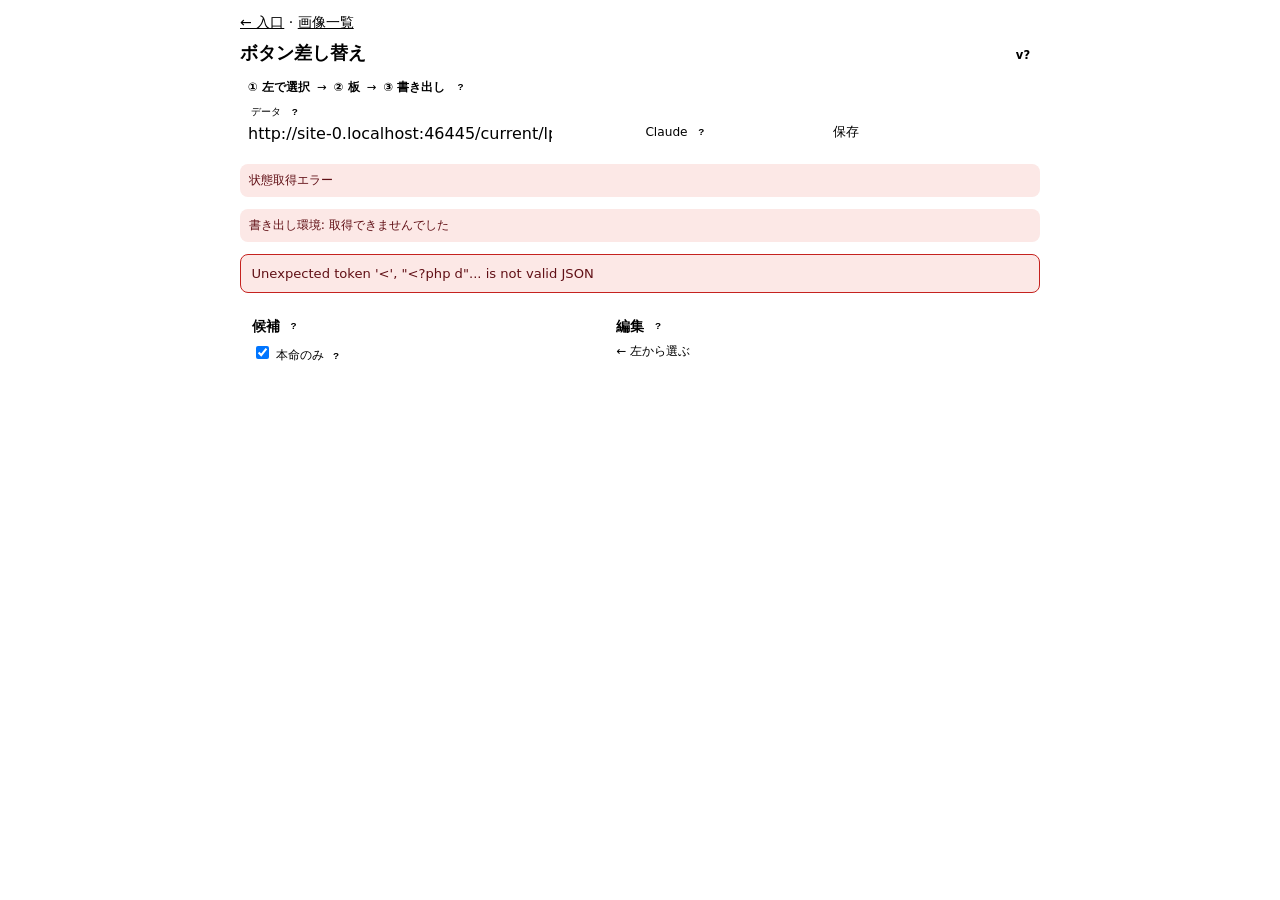
<file: current/lp_button_asset_tool.html>
<!DOCTYPE html>
<html lang="ja">
<head>
  <meta charset="UTF-8">
  <meta name="viewport" content="width=device-width, initial-scale=1">
  <title>ボタン差し替え — LP-NEXT</title>
  <link rel="stylesheet" href="lp_reverse_cms/store/lp_theme.css.php" />
  <style>
    * { box-sizing: border-box; }
    body {
      font-family: system-ui, -apple-system, "Segoe UI", Roboto, "Hiragino Sans", "Noto Sans JP", sans-serif;
      margin: 0;
      padding: 0 1rem 2rem;
      color: var(--text);
      line-height: 1.5;
      background: var(--bg);
      max-width: min(52rem, 100%);
      margin-left: auto;
      margin-right: auto;
    }
    .topnav { font-size: 0.88rem; margin: 0.75rem 0 0.35rem; }
    .topnav a { color: var(--accent); }
    .page-title-row {
      display: flex;
      align-items: baseline;
      justify-content: space-between;
      gap: 0.65rem;
      flex-wrap: wrap;
      margin: 0 0 0.35rem;
    }
    .page-title-row h1 { font-size: 1.15rem; margin: 0; }
    .app-version-badge {
      font-size: 0.72rem;
      font-weight: 600;
      letter-spacing: 0.02em;
      color: var(--text);
      background: color-mix(in srgb, var(--card) 88%, var(--muted));
      border: 1px solid var(--border);
      border-radius: 999px;
      padding: 0.22rem 0.6rem;
      flex-shrink: 0;
    }
    .toolbar { display: flex; flex-wrap: wrap; gap: 0.45rem; align-items: flex-end; margin-bottom: 0.75rem; }
    .toolbar label { font-size: 0.78rem; color: var(--muted); display: flex; align-items: center; gap: 0.35rem; }
    .toolbar .float-field--toolbar { flex: 0 1 auto; width: min(20rem, 65vw); margin-bottom: 0; }
    .toolbar .float-field--toolbar-key { width: min(11rem, 38vw); margin-bottom: 0; }
    button.ctl {
      font: inherit; font-size: 0.82rem; padding: 0.42rem 0.75rem; border-radius: 6px;
      border: 1px solid var(--border); background: var(--card); cursor: pointer; min-height: 40px;
    }
    button.ctl.primary { background: var(--accent); color: #fff; border-color: var(--accent); }
    button.ctl:disabled { opacity: 0.55; cursor: not-allowed; }
    .layout {
      display: grid;
      grid-template-columns: minmax(12rem, 1fr) minmax(16rem, 1.25fr);
      gap: 1rem;
      align-items: start;
    }
    @media (max-width: 720px) { .layout { grid-template-columns: 1fr; } }
    .panel {
      background: var(--card);
      border: 1px solid var(--border);
      border-radius: 10px;
      padding: 0.65rem 0.75rem;
      font-size: 0.8rem;
    }
    .panel h2 { font-size: 0.88rem; margin: 0 0 0.4rem; }
    .btn-list { display: flex; flex-direction: column; gap: 0.4rem; max-height: min(52vh, 420px); overflow: auto; }
    .btn-row {
      display: flex; gap: 0.5rem; align-items: center;
      padding: 0.35rem; border-radius: 8px; border: 1px solid #dadce0; cursor: pointer;
      text-align: left; font: inherit; background: #fafafa; width: 100%;
    }
    .btn-row:hover { background: #e8f0fe; border-color: var(--accent); }
    .btn-row.is-active { outline: 2px solid var(--accent); background: #e8f0fe; }
    .btn-row img { width: 4.5rem; height: 2.5rem; object-fit: contain; background: #eee; border-radius: 4px; flex-shrink: 0; }
    .btn-row .meta { flex: 1; min-width: 0; font-size: 0.72rem; color: var(--muted); }
    .btn-row .meta b { display: block; color: var(--text); font-size: 0.78rem; }
    .tag { font-size: 0.62rem; background: #e8f0fe; color: var(--lp-accent, var(--accent)); padding: 0.08rem 0.3rem; border-radius: 4px; width: fit-content; }
    .float-field {
      position: relative;
      display: block;
      max-width: 28rem;
      margin-bottom: 0.42rem;
      overflow: visible;
    }
    .float-field--target { max-width: 10rem; }
    .float-field input[type="text"],
    .float-field input[type="number"],
    .float-field input[type="url"],
    .float-field input[type="password"],
    .float-field textarea {
      width: 100%;
      font: inherit;
      padding: 0.62rem 0.5rem 0.36rem;
      border: 1px solid var(--border);
      border-radius: 6px;
      background: var(--card);
      color: var(--text);
    }
    .float-field textarea {
      min-height: 5.25rem;
      font-family: ui-monospace, monospace;
      font-size: 0.72rem;
      resize: vertical;
      line-height: 1.35;
    }
    .float-field > label {
      position: absolute;
      left: 0.5rem;
      top: 50%;
      transform: translateY(-50%);
      font-size: 0.76rem;
      color: var(--muted);
      pointer-events: none;
      transition: top 0.14s ease, transform 0.14s ease, color 0.14s ease, font-size 0.14s ease, padding 0.14s ease;
      transform-origin: left center;
      line-height: 1.2;
      max-width: calc(100% - 1.25rem);
      white-space: nowrap;
      overflow: hidden;
      text-overflow: ellipsis;
      z-index: 1;
    }
    .float-field .help-tip { pointer-events: auto; }
    .float-field input:focus + label,
    .float-field input:not(:placeholder-shown) + label,
    .float-field textarea:focus + label,
    .float-field textarea:not(:placeholder-shown) + label {
      top: 0;
      left: 0.42rem;
      transform: translateY(-50%);
      font-size: 0.62rem;
      padding: 0 0.28rem;
      margin-left: 0;
      background: var(--card);
      color: var(--accent);
      max-width: calc(100% - 0.85rem);
    }
    .float-field input:focus,
    .float-field textarea:focus {
      outline: none;
      border-color: var(--accent);
      box-shadow: 0 0 0 1px var(--accent);
    }
    .float-field input:read-only {
      background: #f1f3f4;
      background: color-mix(in srgb, var(--card) 88%, var(--muted));
      cursor: default;
    }
    .float-field input:read-only:focus {
      box-shadow: none;
      border-color: var(--border);
    }
    .float-field--select > label {
      top: 0;
      left: 0.42rem;
      transform: translateY(-50%);
      font-size: 0.62rem;
      padding: 0 0.28rem;
      background: var(--card);
      color: var(--muted);
    }
    .float-field--select:focus-within > label { color: var(--accent); }
    .float-field--select select {
      width: 100%;
      font: inherit;
      padding: 1rem 0.4rem 0.28rem;
      border: 1px solid var(--border);
      border-radius: 6px;
      background: var(--card);
      color: var(--text);
    }
    .float-field--select select:focus {
      outline: none;
      border-color: var(--accent);
      box-shadow: 0 0 0 1px var(--accent);
    }
    .float-field--range { max-width: none; margin-bottom: 0; }
    .float-field--range > label {
      position: static;
      transform: none;
      display: flex;
      align-items: center;
      justify-content: space-between;
      gap: 0.35rem;
      font-size: 0.72rem;
      color: var(--muted);
      margin-bottom: 0.15rem;
      pointer-events: auto;
      max-width: none;
    }
    .float-field--range .plate-pct { color: var(--text); font-weight: 600; font-size: 0.74rem; }
    .float-field--range input[type="range"] {
      width: 100%;
      padding: 0;
      margin: 0;
      min-height: 1.5rem;
    }
    .row2 { display: grid; grid-template-columns: 1fr 1fr; gap: 0.45rem; max-width: 16rem; align-items: start; }
    .row2 .float-field { max-width: none; margin-bottom: 0; }
    .actions { display: flex; flex-wrap: wrap; gap: 0.4rem; margin: 0.5rem 0; }
    .status { font-size: 0.74rem; color: var(--muted); margin: 0.35rem 0; min-height: 1.2em; }
    .preview-row { display: flex; flex-wrap: wrap; gap: 0.75rem; align-items: flex-start; margin-top: 0.5rem; }
    .preview-row figure { margin: 0; font-size: 0.7rem; color: var(--muted); }
    .preview-row img { max-width: min(100%, 240px); max-height: 100px; object-fit: contain; border: 1px solid #dadce0; border-radius: 6px; background: #eee; }
    .preview-row--compare {
      flex-wrap: nowrap;
      gap: 0.45rem 0.6rem;
      align-items: stretch;
      justify-content: flex-start;
      border: 1px solid var(--border);
      border-radius: 8px;
      padding: 0.45rem 0.5rem;
      background: color-mix(in srgb, var(--card) 90%, var(--muted));
    }
    @media (max-width: 640px) {
      .preview-row--compare { flex-wrap: wrap; }
    }
    .preview-row--compare .preview-cell {
      flex: 1 1 0;
      min-width: min(100%, 6.5rem);
      max-width: 100%;
      min-height: 0;
      display: flex;
      flex-direction: column;
      align-items: center;
      text-align: center;
    }
    .preview-row--compare .preview-cell figcaption {
      font-size: 0.68rem;
      margin-bottom: 0.2rem;
      width: 100%;
      flex-shrink: 0;
    }
    .preview-row--compare .preview-slot {
      width: 100%;
      flex: 1 1 auto;
      min-height: 4.25rem;
      max-height: 6.75rem;
      display: flex;
      align-items: center;
      justify-content: center;
      box-sizing: border-box;
      border: 1px solid #dadce0;
      border-radius: 6px;
      /* 明るいチェッカーだと透過が「白枠」に見える。板PNGの角外は透明なので中性グレーで区別しやすくする */
      background: #aeb4bd;
      overflow: hidden;
    }
    .preview-row--compare .preview-slot img {
      display: block;
      max-width: 100%;
      max-height: 100%;
      width: auto;
      height: auto;
      object-fit: contain;
      border: 0;
      border-radius: 0;
      background: transparent;
    }
    .preview-slot--with-overlay {
      position: relative;
    }
    #plate_preview_slot.plate-preview-slot--framed {
      align-items: stretch;
      justify-content: stretch;
    }
    .plate-canvas {
      position: relative;
      width: 100%;
      height: 100%;
      min-height: 0;
      flex: 1 1 auto;
      align-self: stretch;
      display: flex;
      align-items: center;
      justify-content: center;
    }
    .plate-canvas.plate-canvas--framed {
      display: block;
    }
    .plate-canvas.plate-canvas--framed .plate-canvas__inset {
      position: absolute;
      display: block;
      margin: 0;
      object-fit: fill;
      max-width: none !important;
      max-height: none !important;
    }
    .plate-text-overlay {
      position: absolute;
      box-sizing: border-box;
      display: flex;
      align-items: center;
      justify-content: center;
      text-align: center;
      pointer-events: none;
      line-height: 1.25;
      overflow: hidden;
      word-break: keep-all;
      padding: 1px 2px;
      z-index: 2;
      /* 背景が明暗どちらでも読めるよう弱い縁取り */
      text-shadow:
        0 0 1px rgba(0, 0, 0, 0.55),
        0 1px 2px rgba(0, 0, 0, 0.4),
        0 0 1px rgba(255, 255, 255, 0.35);
    }
    .compare-foot {
      font-size: 0.66rem;
      color: var(--muted);
      margin: 0.25rem 0 0;
      line-height: 1.35;
    }
    .compare-foot-sub {
      display: block;
      margin-top: 0.2rem;
      font-size: 0.64rem;
      opacity: 0.95;
    }
    .plate-dim {
      font-weight: 600;
      color: var(--text);
      margin-left: 0.2rem;
    }
    .err { background: #fce8e6; border: 1px solid #c5221f; color: #611016; padding: 0.55rem 0.65rem; border-radius: 8px; font-size: 0.82rem; margin-bottom: 0.75rem; }
    .meta-bar { font-size: 0.78rem; color: var(--muted); background: var(--card); border: 1px solid var(--border); border-radius: 8px; padding: 0.45rem 0.55rem; margin-bottom: 0.75rem; }
    .filter-row { display: flex; align-items: center; gap: 0.5rem; margin-bottom: 0.5rem; font-size: 0.78rem; }
    .plate-panel {
      border: 1px dashed #dadce0;
      border-radius: 8px;
      padding: 0.55rem 0.65rem;
      margin-bottom: 0.65rem;
      background: #fafbfc;
    }
    .plate-panel h3 { font-size: 0.82rem; margin: 0 0 0.45rem; font-weight: 600; }
    .color-tool-wrap { width: 100%; max-width: 28rem; margin-bottom: 0.35rem; }
    .color-tool-row {
      display: flex; flex-wrap: wrap; align-items: flex-end; gap: 0.4rem;
      margin-bottom: 0.35rem;
    }
    .color-tool-select { flex: 1; min-width: 8.5rem; max-width: 15rem; margin-bottom: 0 !important; }
    .color-tool-hex { width: 5.85rem; max-width: 5.85rem; margin-bottom: 0 !important; }
    .color-tool-hex.float-field--plate input { font-size: 0.76rem; }
    input.color-native {
      width: 2.35rem; height: 2.35rem; padding: 0; border: 1px solid var(--border); border-radius: 8px;
      cursor: pointer; background: var(--card); flex-shrink: 0; box-sizing: border-box;
    }
    .plate-grid {
      display: grid;
      grid-template-columns: repeat(auto-fill, minmax(11rem, 1fr));
      gap: 0.35rem 0.5rem;
      align-items: start;
      font-size: 0.76rem;
    }
    .plate-grid .float-field--plate { max-width: none; margin-bottom: 0; }
    .plate-grid .float-field--plate input[type="text"],
    .plate-grid .float-field--plate input[type="number"] { font-size: 0.76rem; }
    .flow-rail {
      display: flex; flex-wrap: wrap; align-items: center; gap: 0.25rem 0.45rem;
      font-size: 0.72rem; font-weight: 600; color: var(--text);
      margin-bottom: 0.65rem; padding: 0.35rem 0.5rem; background: var(--card);
      border: 1px solid var(--border); border-radius: 8px; width: fit-content; max-width: 100%;
    }
    .flow-rail span.sep { color: var(--muted); font-weight: 400; }
    .meta-bar.warn { border-color: #c5221f; background: #fce8e6; color: #611016; }
    .toolbar-compact label { font-size: 0.76rem; }
    .sr-only { position: absolute; width: 1px; height: 1px; padding: 0; margin: -1px; overflow: hidden; clip: rect(0,0,0,0); border: 0; }
    .panel h2, .plate-panel h3 { display: flex; align-items: center; flex-wrap: wrap; gap: 0.2rem 0.35rem; }
    .lbl-hint { display: inline-flex; align-items: center; gap: 0.15rem; }
    .help-tip {
      position: relative;
      display: inline-flex;
      align-items: center;
      vertical-align: middle;
    }
    .help-tip__btn {
      width: 1rem;
      height: 1rem;
      min-width: 1rem;
      padding: 0;
      margin: 0;
      border: 1px solid var(--border);
      border-radius: 50%;
      background: var(--card);
      color: var(--muted);
      font-size: 0.62rem;
      font-weight: 700;
      line-height: 1;
      cursor: help;
      flex-shrink: 0;
    }
    .help-tip__btn:hover,
    .help-tip__btn:focus-visible {
      border-color: var(--accent);
      color: var(--accent);
      outline: none;
    }
    .help-tip__txt {
      position: absolute;
      z-index: 100;
      left: 50%;
      bottom: 100%;
      margin-bottom: 6px;
      transform: translateX(-50%);
      width: max-content;
      max-width: min(17rem, 78vw);
      padding: 0.35rem 0.5rem;
      font-size: 0.68rem;
      font-weight: 400;
      line-height: 1.4;
      color: var(--text);
      background: var(--card);
      border: 1px solid var(--border);
      border-radius: 6px;
      box-shadow: 0 4px 14px rgba(0,0,0,.1);
      visibility: hidden;
      opacity: 0;
      pointer-events: none;
      transition: opacity 0.12s ease;
    }
    .help-tip:hover .help-tip__txt,
    .help-tip:focus-within .help-tip__txt {
      visibility: visible;
      opacity: 1;
    }
  </style>
</head>
<body>
  <p class="topnav"><a href="index.html">← 入口</a> · <a href="lp_layout_images.html">画像一覧</a></p>
  <div class="page-title-row">
    <h1>ボタン差し替え</h1>
    <span id="app_version_badge" class="app-version-badge" title="Site Reverse CMS（index.php の APP_VERSION）">v…</span>
  </div>
  <div class="flow-rail" aria-label="流れ">
    <span>① 左で選択</span><span class="sep">→</span><span>② 板</span><span class="sep">→</span><span>③ 書き出し</span>
    <span class="help-tip">
      <button type="button" class="help-tip__btn" aria-label="この画面の流れ">?</button>
      <span class="help-tip__txt" role="tooltip">左でボタン画像を選ぶ → 「板」で下地PNGを作る → 文字を整えて「書き出し」で合成・保存。</span>
    </span>
  </div>

  <div class="toolbar toolbar-compact">
    <div class="float-field float-field--toolbar">
      <input type="url" id="json_url" spellcheck="false" placeholder=" " autocomplete="off" />
      <label for="json_url">データ
        <span class="help-tip">
          <button type="button" class="help-tip__btn" aria-label="データURL">?</button>
          <span class="help-tip__txt" role="tooltip">既定URLのままでOK。別の構造JSON（get_lp_structure 相当）を指定することもできます。</span>
        </span>
      </label>
    </div>
    <button type="button" class="ctl primary" id="btn_reload">再読込</button>
    <div class="float-field float-field--toolbar float-field--toolbar-key">
      <input type="password" id="anthropic_token" autocomplete="off" placeholder=" " spellcheck="false" />
      <label for="anthropic_token"><span class="sr-only">Claude キー</span>Claude
        <span class="help-tip">
          <button type="button" class="help-tip__btn" aria-label="Claudeキー">?</button>
          <span class="help-tip__txt" role="tooltip">AI位置に使います。下の欄に保存するか、サーバの .env にキーがあればそちらも利用されます。</span>
        </span>
      </label>
    </div>
    <button type="button" class="ctl" id="btn_key_save">保存</button>
  </div>
  <p id="env_keys_note" class="meta-bar warn" style="margin-top:0" hidden></p>
  <p id="composite_env" class="meta-bar" style="margin-top:0.35rem"></p>
  <div id="err" class="err" hidden></div>
  <div id="meta_bar" class="meta-bar" hidden></div>

  <div class="layout">
    <div class="panel">
      <h2>候補
        <span class="help-tip">
          <button type="button" class="help-tip__btn" aria-label="候補について">?</button>
          <span class="help-tip__txt" role="tooltip">LP内のボタン画像の一覧です。表示されないときはフィルタを外すか、構造JSONを再読込してください。</span>
        </span>
      </h2>
      <div class="filter-row">
        <label><input type="checkbox" id="filter_strict" checked /> 本命のみ
          <span class="help-tip">
            <button type="button" class="help-tip__btn" aria-label="本命のみ">?</button>
            <span class="help-tip__txt" role="tooltip">解析で信頼度の高いボタンだけに絞り込みます。</span>
          </span>
        </label>
      </div>
      <div id="btn_list" class="btn-list" aria-live="polite"></div>
    </div>
    <div class="panel">
      <h2>編集
        <span class="help-tip">
          <button type="button" class="help-tip__btn" aria-label="編集パネル">?</button>
          <span class="help-tip__txt" role="tooltip">リンク・サイズ・板・文字を変え、最後に書き出しで画像を更新します。</span>
        </span>
      </h2>
      <p id="ws_empty" class="status">← 左から選ぶ</p>
      <div id="ws_form" hidden>
        <div class="preview-row preview-row--compare" role="region" aria-label="比較プレビュー">
          <figure class="preview-cell">
            <figcaption>元<span id="orig_dim_lbl" class="plate-dim"></span></figcaption>
            <div class="preview-slot"><img id="orig_preview" alt="元のボタン画像" /></div>
          </figure>
          <figure id="fig_plate" class="preview-cell" hidden>
            <figcaption>板<span id="plate_dim_lbl" class="plate-dim"></span>
              <span class="help-tip" style="margin-left:0.2rem">
                <button type="button" class="help-tip__btn" aria-label="板プレビュー">?</button>
                <span class="help-tip__txt" role="tooltip">余白を検出したあとは、元画像と同じキャンバス比率で帯（マット色のサンプル）を敷き、その内側に板PNGを置きます。保存される板ファイル自体はボタン寸法の下地のみです。</span>
              </span>
            </figcaption>
            <div class="preview-slot preview-slot--with-overlay" id="plate_preview_slot">
              <div class="plate-canvas" id="plate_canvas">
                <img id="plate_preview" class="plate-canvas__img" alt="生成した板" />
                <div id="plate_text_overlay" class="plate-text-overlay" hidden aria-hidden="true"></div>
              </div>
            </div>
          </figure>
          <figure id="fig_out" class="preview-cell" hidden>
            <figcaption>書き出し<span id="out_dim_lbl" class="plate-dim"></span></figcaption>
            <div class="preview-slot"><img id="out_preview" alt="合成結果" /></div>
          </figure>
        </div>
        <p id="compare_px_lbl" class="compare-foot" hidden></p>
        <div class="float-field">
          <input type="text" id="f_elem_id" readonly placeholder=" " spellcheck="false" />
          <label for="f_elem_id">ID</label>
        </div>
        <div class="float-field">
          <input type="text" id="f_href" placeholder=" " spellcheck="false" />
          <label for="f_href">リンク先</label>
        </div>
        <div class="float-field float-field--target">
          <input type="text" id="f_target" placeholder=" " spellcheck="false" />
          <label for="f_target">別タブ</label>
        </div>
        <div class="actions">
          <button type="button" class="ctl" id="act_copy_link">URLコピー</button>
        </div>
        <div class="row2">
          <div class="float-field">
            <input type="number" id="f_w" min="16" max="8192" placeholder=" " />
            <label for="f_w">W</label>
          </div>
          <div class="float-field">
            <input type="number" id="f_h" min="16" max="8192" placeholder=" " />
            <label for="f_h">H</label>
          </div>
        </div>
        <div class="float-field" style="max-width: 15rem">
          <input type="number" id="f_border_radius" min="0" max="256" step="1" placeholder=" " inputmode="numeric" />
          <label for="f_border_radius"><span class="lbl-hint">合成の角丸クリップ (px)<span class="help-tip">
            <button type="button" class="help-tip__btn" aria-label="角丸クリップ">?</button>
            <span class="help-tip__txt" role="tooltip">元画像＋板で書き出すとき、板を角丸で切り抜く半径です。空欄ならサーバが元画像から検出。板スライダの角丸と揃えたいときは目安の px を入れてください（例: 15）。</span>
          </span></span></label>
        </div>

        <div class="plate-panel" id="plate_panel">
          <h3>新しい板
            <span class="help-tip">
              <button type="button" class="help-tip__btn" aria-label="板とは">?</button>
              <span class="help-tip__txt" role="tooltip">ボタン寸法の下地PNGです。余白検出後は板プレビューがフルキャンバス表示になり、帯と板の位置を確認できます。</span>
            </span>
          </h3>
          <div class="color-tool-wrap">
            <div class="color-tool-row" role="group" aria-label="板の色">
              <div class="float-field float-field--plate float-field--select color-tool-select">
                <select id="plate_color_combo"></select>
                <label for="plate_color_combo">色</label>
              </div>
              <input type="color" id="plate_color_picker" class="color-native" value="#0b57d0" title="スポイト" aria-label="板の色をスポイトで選ぶ" />
              <div class="float-field float-field--plate float-field--hex color-tool-hex">
                <input type="text" id="plate_color" value="#0b57d0" spellcheck="false" placeholder=" " />
                <label for="plate_color">#</label>
              </div>
            </div>
          </div>
          <div class="plate-grid">
            <div class="float-field float-field--plate">
              <input type="text" id="plate_color2" placeholder=" " spellcheck="false" />
              <label for="plate_color2"><span class="lbl-hint">影<span class="help-tip">
                <button type="button" class="help-tip__btn" aria-label="影色">?</button>
                <span class="help-tip__txt" role="tooltip">2色目やグラデ用。空欄にするとスタイルに合わせて自動になります。</span>
              </span></span></label>
            </div>
            <div class="float-field float-field--plate">
              <input type="text" id="plate_inner" value="#ffffff" spellcheck="false" placeholder=" " />
              <label for="plate_inner"><span class="lbl-hint">内側<span class="help-tip">
                <button type="button" class="help-tip__btn" aria-label="内側色">?</button>
                <span class="help-tip__txt" role="tooltip">「アウトライン」見た目のときの、線の内側の色です。</span>
              </span></span></label>
            </div>
            <div class="float-field float-field--plate float-field--select">
              <select id="plate_shape"></select>
              <label for="plate_shape">形</label>
            </div>
            <div class="float-field float-field--plate float-field--select">
              <select id="plate_style"></select>
              <label for="plate_style">見た目</label>
            </div>
            <div class="float-field float-field--plate float-field--range">
              <label for="plate_radius_pct"><span class="lbl-hint">角丸</span><span id="plate_radius_lbl" class="plate-pct">18%</span></label>
              <input type="range" id="plate_radius_pct" min="5" max="45" value="18" />
            </div>
            <div class="float-field float-field--plate">
              <input type="number" id="plate_stroke" min="1" max="8" value="2" placeholder=" " />
              <label for="plate_stroke"><span class="lbl-hint">枠<span class="help-tip">
                <button type="button" class="help-tip__btn" aria-label="枠の太さ">?</button>
                <span class="help-tip__txt" role="tooltip">アウトラインスタイル時の線の太さ（px）です。</span>
              </span></span></label>
            </div>
          </div>
          <div class="actions" style="margin-top:0.5rem">
            <button type="button" class="ctl primary" id="act_generate_plate">板を作る</button>
          </div>
        </div>

        <div class="float-field">
          <input type="text" id="f_bg" placeholder=" " spellcheck="false" />
          <label for="f_bg"><span class="lbl-hint">背景パス<span class="help-tip">
            <button type="button" class="help-tip__btn" aria-label="背景パス">?</button>
            <span class="help-tip__txt" role="tooltip">合成に使う背景画像のサーバ上のパスです（例: AI生成画像の保存先）。</span>
          </span></span></label>
        </div>
        <div class="float-field">
          <input type="text" id="f_label" placeholder=" " spellcheck="false" />
          <label for="f_label">文字</label>
        </div>
        <div class="color-tool-wrap">
          <div class="color-tool-row" role="group" aria-label="字色">
            <div class="float-field float-field--select color-tool-select">
              <select id="f_color_combo"></select>
              <label for="f_color_combo">字色</label>
            </div>
            <input type="color" id="f_color_picker" class="color-native" value="#ffffff" title="スポイト" aria-label="字色をスポイトで選ぶ" />
            <div class="float-field float-field--hex color-tool-hex">
              <input type="text" id="f_color" value="#ffffff" placeholder=" " spellcheck="false" />
              <label for="f_color">#</label>
            </div>
          </div>
        </div>
        <div class="actions">
          <button type="button" class="ctl" id="act_center">中央</button>
          <button type="button" class="ctl" id="act_claude">AI位置</button>
          <span class="help-tip">
            <button type="button" class="help-tip__btn" aria-label="文字位置">?</button>
            <span class="help-tip__txt" role="tooltip">「中央」は均等配置のプリセット。「AI位置」はClaudeにレイアウトを任せます（キー要）。</span>
          </span>
        </div>
        <div class="float-field">
          <textarea id="f_texts" spellcheck="false" placeholder=" "></textarea>
          <label for="f_texts"><span class="lbl-hint">文字 JSON<span class="help-tip">
            <button type="button" class="help-tip__btn" aria-label="テキストJSON">?</button>
            <span class="help-tip__txt" role="tooltip">上級者向け：文字の座標などを直接編集できます。通常は中央／AI位置だけで足ります。</span>
          </span></span></label>
        </div>
        <div class="float-field">
          <textarea id="f_icons" spellcheck="false" placeholder=" "></textarea>
          <label for="f_icons"><span class="lbl-hint">アイコン JSON<span class="help-tip">
            <button type="button" class="help-tip__btn" aria-label="アイコンJSON">?</button>
            <span class="help-tip__txt" role="tooltip">image_composite の icons[] です。label は store/env_keys_status.php の icon_labels（例: LINE, instagram, twitter, X, facebook, youtube, tiktok …）に合わせます。空の [] でテキストのみ。AI位置で Claude が埋めることもあります（Imagick 必須）。</span>
          </span></span></label>
        </div>
        <div class="actions">
          <button type="button" class="ctl" id="act_icon_sample">LINE 左 試験</button>
          <span class="help-tip">
            <button type="button" class="help-tip__btn" aria-label="試験アイコン">?</button>
            <span class="help-tip__txt" role="tooltip">左寄せの LINE アイコン1つを入れ、書き出しで合成できるか確認します。</span>
          </span>
        </div>
        <div class="actions">
          <button type="button" class="ctl primary" id="act_composite">書き出し</button>
        </div>
        <p id="f_status" class="status"></p>
      </div>
    </div>
  </div>

  <script>
    (function () {
      var DEFAULT_JSON = "lp_reverse_cms/store/get_lp_structure.php";
      var CLAUDE_URL = "lp_reverse_cms/store/claude_image_analyze.php";
      var COMPOSITE_URL = "lp_reverse_cms/store/image_composite.php";
      var BOUNDS_URL = "lp_reverse_cms/store/image_content_bounds.php";
      var PLATE_GEN_URL = "lp_reverse_cms/store/button_plate_generate.php";
      var THEME_URL = "lp_reverse_cms/store/lp_theme.php";
      var ENV_KEYS_STATUS = "lp_reverse_cms/store/env_keys_status.php";
      var ANTHROPIC_LS = "lp-next-anthropic-api-token-v1";

      /** /output/... は CMS ルート相対。先頭 / だけで解決するとオリジン直下になり画像 404 になるため lp_reverse_cms を前置する */
      function resolvePublicOutputUrl(u) {
        var s = String(u || "");
        if (!s) return s;
        if (s.charAt(0) === "/" && s.indexOf("/output/") === 0) {
          try {
            return new URL("lp_reverse_cms" + s, window.location.href).href;
          } catch (e) {
            return s;
          }
        }
        try {
          return new URL(s, window.location.href).href;
        } catch (e) {
          return s;
        }
      }

      var jsonUrl = document.getElementById("json_url");
      var btnReload = document.getElementById("btn_reload");
      var anthropicInp = document.getElementById("anthropic_token");
      var btnKeySave = document.getElementById("btn_key_save");
      var errEl = document.getElementById("err");
      var metaBar = document.getElementById("meta_bar");
      var btnList = document.getElementById("btn_list");
      var filterStrict = document.getElementById("filter_strict");
      var wsEmpty = document.getElementById("ws_empty");
      var wsForm = document.getElementById("ws_form");
      var origPreview = document.getElementById("orig_preview");
      var fElemId = document.getElementById("f_elem_id");
      var fHref = document.getElementById("f_href");
      var fTarget = document.getElementById("f_target");
      var actCopyLink = document.getElementById("act_copy_link");
      var fW = document.getElementById("f_w");
      var fH = document.getElementById("f_h");
      var fBorderRadius = document.getElementById("f_border_radius");
      var fBg = document.getElementById("f_bg");
      var fLabel = document.getElementById("f_label");
      var fColor = document.getElementById("f_color");
      var fTexts = document.getElementById("f_texts");
      var fIcons = document.getElementById("f_icons");
      var fStatus = document.getElementById("f_status");
      var actCenter = document.getElementById("act_center");
      var actClaude = document.getElementById("act_claude");
      var actComposite = document.getElementById("act_composite");
      var actIconSample = document.getElementById("act_icon_sample");
      var figOut = document.getElementById("fig_out");
      var outPreview = document.getElementById("out_preview");
      var outDimLbl = document.getElementById("out_dim_lbl");
      var envKeysNote = document.getElementById("env_keys_note");
      var appVersionBadge = document.getElementById("app_version_badge");
      var plateColorCombo = document.getElementById("plate_color_combo");
      var plateColorPicker = document.getElementById("plate_color_picker");
      var fColorCombo = document.getElementById("f_color_combo");
      var fColorPicker = document.getElementById("f_color_picker");
      var plateColor = document.getElementById("plate_color");
      var plateColor2 = document.getElementById("plate_color2");
      var plateInner = document.getElementById("plate_inner");
      var plateShape = document.getElementById("plate_shape");
      var plateStyle = document.getElementById("plate_style");
      var plateRadiusPct = document.getElementById("plate_radius_pct");
      var plateStroke = document.getElementById("plate_stroke");
      var actGeneratePlate = document.getElementById("act_generate_plate");
      var figPlate = document.getElementById("fig_plate");
      var platePreview = document.getElementById("plate_preview");
      var plateTextOverlay = document.getElementById("plate_text_overlay");
      var comparePxLbl = document.getElementById("compare_px_lbl");
      var plateDimLbl = document.getElementById("plate_dim_lbl");
      var origDimLbl = document.getElementById("orig_dim_lbl");

      var allButtonItems = [];
      var selected = null;
      var colorUiWired = false;
      /* 余白除去後の作業サイズにしたときのフル画像と padding（AI 座標変換用） */
      var probeTrim = null;
      var boundsProbeSeq = 0;

      function clamp01(x) {
        var n = parseFloat(x);
        if (!isFinite(n)) return 0;
        return Math.max(0, Math.min(1, n));
      }

      function hex6(s) {
        var t = String(s || "").trim();
        if (!/^#[0-9a-f]{3,6}$/i.test(t)) return "#000000";
        if (t.length === 4) {
          t = "#" + t[1] + t[1] + t[2] + t[2] + t[3] + t[3];
        }
        return t.toLowerCase();
      }

      function fillColorSelect(sel, palette, leading) {
        if (!sel) return;
        sel.innerHTML = "";
        (leading || []).forEach(function (e) {
          var o = document.createElement("option");
          o.value = hex6(e.hex);
          o.textContent = e.label + " · " + hex6(e.hex);
          sel.appendChild(o);
        });
        (palette || []).forEach(function (p) {
          var raw = (p.hex || "").trim();
          if (!raw || !/^#?[0-9a-f]{3,6}$/i.test(raw)) return;
          var hx = raw.charAt(0) === "#" ? raw : "#" + raw;
          hx = hex6(hx);
          var o = document.createElement("option");
          o.value = hx;
          o.textContent = (p.label || p.id || hx) + " · " + hx;
          sel.appendChild(o);
        });
        var c = document.createElement("option");
        c.value = "__custom__";
        c.textContent = "カスタム…";
        sel.appendChild(c);
      }

      function selectComboByHex(sel, hex) {
        if (!sel) return;
        var h = hex6(hex);
        var opts = sel.options;
        for (var i = 0; i < opts.length; i++) {
          if (opts[i].value !== "__custom__" && opts[i].value === h) {
            sel.selectedIndex = i;
            return;
          }
        }
        sel.value = "__custom__";
      }

      function wireColorRow(sel, textEl, pickerEl) {
        if (!sel || !textEl || !pickerEl) return;
        sel.addEventListener("change", function () {
          var v = sel.value;
          if (v === "__custom__") return;
          textEl.value = v;
          try { pickerEl.value = hex6(v); } catch (e) {}
        });
        function fromText() {
          var h = hex6(textEl.value);
          textEl.value = h;
          try { pickerEl.value = h; } catch (e) {}
          selectComboByHex(sel, h);
        }
        textEl.addEventListener("input", fromText);
        textEl.addEventListener("change", fromText);
        pickerEl.addEventListener("input", function () {
          textEl.value = pickerEl.value.toLowerCase();
          selectComboByHex(sel, textEl.value);
        });
        pickerEl.addEventListener("change", function () {
          textEl.value = pickerEl.value.toLowerCase();
          selectComboByHex(sel, textEl.value);
        });
      }

      /** lp_theme.php 障害時の最小フォールバック（LpTheme::baseDefinition と整合） */
      var THEME_FALLBACK = {
        schema_version: 1,
        palette: [
          { id: "blue", label: "ブルー", hex: "#0b57d0", class: "lp-theme-palette lp-theme-palette--blue" },
          { id: "navy", label: "ネイビー", hex: "#1a237e", class: "lp-theme-palette lp-theme-palette--navy" },
          { id: "teal", label: "ティール", hex: "#00796b", class: "lp-theme-palette lp-theme-palette--teal" }
        ],
        button_plate: {
          shapes: [
            { id: "rounded", label: "角丸矩形", class: "lp-plate-shape lp-plate-shape--rounded" },
            { id: "pill", label: "カプセル", class: "lp-plate-shape lp-plate-shape--pill" },
            { id: "rect", label: "直角", class: "lp-plate-shape lp-plate-shape--rect" }
          ],
          styles: [
            { id: "flat", label: "フラット", class: "lp-plate-style lp-plate-style--flat" },
            { id: "gradient_3d", label: "3D（縦グラデ＋ハイライト）", class: "lp-plate-style lp-plate-style--gradient-3d" },
            { id: "soft_flat", label: "ソフト立体（フラット＋光沢）", class: "lp-plate-style lp-plate-style--soft-flat" },
            { id: "outline", label: "アウトライン", class: "lp-plate-style lp-plate-style--outline" }
          ],
          defaults: { shape: "rounded", style: "flat", color: "#0b57d0", inner_color: "#ffffff", radius_pct: 0.18, stroke_width: 2 }
        }
      };

      function loadTheme() {
        return fetch(THEME_URL, { credentials: "same-origin" }).then(function (r) {
          if (!r.ok) throw new Error("HTTP " + r.status);
          return r.json();
        });
      }

      function initPlateFromTheme(theme) {
        var pal = theme.palette || [];
        var bp = theme.button_plate || {};
        var shapes = bp.shapes || [];
        var styles = bp.styles || [];
        var def = bp.defaults || {};

        if (plateShape) {
          plateShape.innerHTML = "";
          shapes.forEach(function (s) {
            var o = document.createElement("option");
            o.value = s.id || "";
            o.textContent = s.label || s.id || "";
            plateShape.appendChild(o);
          });
          if (def.shape) plateShape.value = def.shape;
        }
        if (plateStyle) {
          plateStyle.innerHTML = "";
          styles.forEach(function (s) {
            var o = document.createElement("option");
            o.value = s.id || "";
            o.textContent = s.label || s.id || "";
            plateStyle.appendChild(o);
          });
          if (def.style) plateStyle.value = def.style;
        }

        if (plateColor && def.color) plateColor.value = hex6(def.color);
        if (plateInner && def.inner_color) plateInner.value = def.inner_color;
        if (plateStroke && def.stroke_width != null) plateStroke.value = String(def.stroke_width);
        if (plateRadiusPct && def.radius_pct != null) {
          plateRadiusPct.value = String(Math.round(Number(def.radius_pct) * 100));
        }

        if (plateColorCombo && plateColor && plateColorPicker) {
          fillColorSelect(plateColorCombo, pal, []);
          selectComboByHex(plateColorCombo, plateColor.value);
          try { plateColorPicker.value = hex6(plateColor.value); } catch (e) {}
        }
        if (fColorCombo && fColor && fColorPicker) {
          fillColorSelect(fColorCombo, pal, [
            { hex: "#ffffff", label: "白" },
            { hex: "#000000", label: "黒" }
          ]);
          selectComboByHex(fColorCombo, fColor.value);
          try { fColorPicker.value = hex6(fColor.value); } catch (e2) {}
        }

        if (!colorUiWired) {
          wireColorRow(plateColorCombo, plateColor, plateColorPicker);
          wireColorRow(fColorCombo, fColor, fColorPicker);
          colorUiWired = true;
        }

        var lbl = document.getElementById("plate_radius_lbl");
        if (lbl && plateRadiusPct) lbl.textContent = plateRadiusPct.value + "%";
      }

      var compositeEnv = document.getElementById("composite_env");

      function refreshEnvKeysNote() {
        if (!envKeysNote) return;
        fetch(ENV_KEYS_STATUS, { credentials: "same-origin" })
          .then(function (r) { return r.json(); })
          .then(function (j) {
            if (compositeEnv && j.php_gd !== undefined) {
              var imOk = !!j.php_imagick;
              var ver = typeof j.app_version === "string" && j.app_version ? " · CMS v" + j.app_version : "";
              compositeEnv.textContent =
                "書き出し環境: GD " + (j.php_gd ? "OK" : "未検出") +
                " · FreeType " + (j.php_gd_freetype ? "OK" : "未検出") +
                " · Imagick " + (imOk ? "OK" : "未検出") +
                (imOk ? "（アイコン合成可）" : "（アイコン合成は Imagick が必要）") +
                ver;
              compositeEnv.classList.toggle("warn", !j.php_gd);
            }
            if (appVersionBadge && typeof j.app_version === "string" && j.app_version) {
              appVersionBadge.textContent = "v" + j.app_version;
            }
            envKeysNote.hidden = true;
            envKeysNote.classList.remove("warn");
            if (!j.env_readable) {
              envKeysNote.textContent = "要 .env";
              envKeysNote.hidden = false;
              envKeysNote.classList.add("warn");
              return;
            }
            if (!j.ANTHROPIC_API_KEY) {
              envKeysNote.textContent = "Claude は下のキー欄か .env";
              envKeysNote.hidden = false;
            }
          })
          .catch(function () {
            envKeysNote.textContent = "状態取得エラー";
            envKeysNote.hidden = false;
            envKeysNote.classList.add("warn");
            if (compositeEnv) {
              compositeEnv.textContent = "書き出し環境: 取得できませんでした";
              compositeEnv.classList.add("warn");
            }
            if (appVersionBadge) {
              appVersionBadge.textContent = "v?";
              appVersionBadge.title = "版の取得に失敗しました";
            }
          });
      }

      function showErr(msg) {
        errEl.hidden = !msg;
        errEl.textContent = msg || "";
      }

      function classifyButton(el, secType) {
        var src = String(el.original_src || "").toLowerCase();
        var label = String(el.label || "").toLowerCase();
        var alt = String(el.original_text || "").trim();
        var score = 0;
        var reasons = [];
        if (/\/btn[^/]*\.(jpg|jpeg|png|webp)/i.test(src)) { score += 3; reasons.push("ファイル名btn"); }
        if (/btn\d|ボタン|\bbutton\b/i.test(label)) { score += 2; reasons.push("ラベル"); }
        if (secType === "cta") { score += 1; reasons.push("CTA節"); }
        if (alt.length > 0 && alt.length <= 72 && !/^https?:\/\//i.test(alt)) { score += 1; reasons.push("短いalt"); }
        return { score: score, reasons: reasons };
      }

      function collectButtonImagesFromObjects(structure) {
        var bos = structure.button_objects;
        if (!Array.isArray(bos) || !bos.length) return null;
        return bos.map(function (bo) {
          return {
            id: bo.element_id || "",
            label: bo.label || "（ラベルなし）",
            alt: bo.alt || "",
            src: String(bo.image_src || ""),
            original_width: bo.original_width != null ? parseInt(bo.original_width, 10) : null,
            original_height: bo.original_height != null ? parseInt(bo.original_height, 10) : null,
            section_type: bo.section_type || "general",
            section_label: bo.section_label || "",
            button_score: typeof bo.button_score === "number" ? bo.button_score : 0,
            button_reasons: Array.isArray(bo.button_reasons) ? bo.button_reasons : [],
            href: bo.href ? String(bo.href) : "",
            target: bo.target ? String(bo.target) : "",
            icons: Array.isArray(bo.icons) ? bo.icons : null
          };
        });
      }

      function collectButtonImagesLegacy(structure) {
        var out = [];
        var sections = structure.sections || [];
        sections.forEach(function (sec) {
          var secType = sec.type || "general";
          (sec.elements || []).forEach(function (el) {
            if (el.type !== "image" || !el.original_src) return;
            var u = String(el.original_src);
            if (/favicon\.ico/i.test(u)) return;
            var c = classifyButton(el, secType);
            var href = el.original_href ? String(el.original_href) : "";
            if (c.score < 1 && !href) return;
            var score = c.score + (href ? 1 : 0);
            var reasons = c.reasons.slice();
            if (href) reasons.push("囲みa要素");
            out.push({
              id: el.id || "",
              label: el.label || "（ラベルなし）",
              alt: el.original_text || "",
              src: u,
              original_width: el.original_width != null ? parseInt(el.original_width, 10) : null,
              original_height: el.original_height != null ? parseInt(el.original_height, 10) : null,
              section_type: secType,
              section_label: sec.label || sec.id || "",
              button_score: score,
              button_reasons: reasons,
              href: href,
              target: el.wrap_target ? String(el.wrap_target) : "",
              icons: Array.isArray(el.icons) ? el.icons : null
            });
          });
        });
        out.sort(function (a, b) { return b.button_score - a.button_score; });
        return out;
      }

      function collectButtonImages(structure) {
        var fromObj = collectButtonImagesFromObjects(structure);
        if (fromObj) return fromObj;
        return collectButtonImagesLegacy(structure);
      }

      function renderList() {
        var strict = filterStrict.checked;
        var items = allButtonItems.filter(function (x) { return !strict || x.button_score >= 2; });
        btnList.innerHTML = "";
        if (!items.length) {
          btnList.innerHTML = "<p class=\"status\">候補なし</p>";
          return;
        }
        items.forEach(function (it) {
          var row = document.createElement("button");
          row.type = "button";
          row.className = "btn-row" + (selected && selected.id === it.id ? " is-active" : "");
          row.setAttribute("data-id", it.id);
          var im = document.createElement("img");
          im.alt = "";
          im.src = it.src;
          var meta = document.createElement("div");
          meta.className = "meta";
          var hrefHint = it.href ? "<br><span style=\"font-size:0.68rem;word-break:break-all\">" + escapeHtml(it.href) + "</span>" : "";
          meta.innerHTML = "<b>" + escapeHtml(it.label) + "</b>" +
            "<span class=\"tag\">スコア " + it.button_score + "</span> · " + escapeHtml(it.button_reasons.join("・")) +
            "<br><code style=\"font-size:0.65rem\">" + escapeHtml(it.id) + "</code>" + hrefHint;
          row.appendChild(im);
          row.appendChild(meta);
          btnList.appendChild(row);
        });
      }

      function escapeHtml(s) {
        return String(s).replace(/&/g, "&amp;").replace(/</g, "&lt;").replace(/>/g, "&gt;").replace(/"/g, "&quot;");
      }

      /** image_composite の width/height（= source_url 実ファイルと一致）: 構造 JSON → img 実寸 → 余白APIフル枠 */
      function parsePositiveDim(v) {
        var n = typeof v === "number" ? v : parseInt(v, 10);
        return isFinite(n) && n >= 16 ? n : 0;
      }

      function getSourceImageDimensionsForComposite(selectedItem, origImgEl, probeTrimState) {
        var ow = parsePositiveDim(selectedItem && selectedItem.original_width);
        var oh = parsePositiveDim(selectedItem && selectedItem.original_height);
        if (ow > 0 && oh > 0) return { w: ow, h: oh };
        if (origImgEl && origImgEl.naturalWidth >= 16 && origImgEl.naturalHeight >= 16) {
          return { w: origImgEl.naturalWidth, h: origImgEl.naturalHeight };
        }
        if (probeTrimState && probeTrimState.fullW >= 16 && probeTrimState.fullH >= 16) {
          return { w: probeTrimState.fullW, h: probeTrimState.fullH };
        }
        return { w: 0, h: 0 };
      }

      /** 元画像の余白付近を1点サンプルし、板プレビューの帯色に使う（同一オリジン想定） */
      function sampleMatteRgbFromOrigForPlate(cb) {
        if (!origPreview || !origPreview.complete || origPreview.naturalWidth < 2 || !cb) {
          return "rgb(236,236,236)";
        }
        try {
          var cnv = document.createElement("canvas");
          cnv.width = origPreview.naturalWidth;
          cnv.height = origPreview.naturalHeight;
          var ctx = cnv.getContext("2d");
          if (!ctx) return "rgb(236,236,236)";
          ctx.drawImage(origPreview, 0, 0);
          var pl = parseInt(cb.padding_left, 10) || 0;
          var pt = parseInt(cb.padding_top, 10) || 0;
          var px = pl > 0 ? Math.min(Math.floor(pl / 2), origPreview.naturalWidth - 1) : 1;
          var py = pt > 0 ? Math.min(Math.floor(pt / 2), origPreview.naturalHeight - 1) : 1;
          px = Math.max(0, px);
          py = Math.max(0, py);
          var d = ctx.getImageData(px, py, 1, 1).data;
          return "rgb(" + d[0] + "," + d[1] + "," + d[2] + ")";
        } catch (e0) {
          return "rgb(236,236,236)";
        }
      }

      /** 余白検出ありのとき、板プレビューをフルキャンバス上に配置し直す */
      function syncPlateCanvasLayout() {
        var slot = document.getElementById("plate_preview_slot");
        var canvas = document.getElementById("plate_canvas");
        var img = platePreview;
        if (!slot || !canvas || !img) return;
        var framed = !!(probeTrim && probeTrim.cb && probeTrim.fullW >= 16 && probeTrim.fullH >= 16);
        slot.classList.toggle("plate-preview-slot--framed", framed);
        if (framed) {
          var cb = probeTrim.cb;
          var fw = probeTrim.fullW;
          var fh = probeTrim.fullH;
          canvas.classList.add("plate-canvas--framed");
          canvas.style.backgroundColor = sampleMatteRgbFromOrigForPlate(cb);
          img.classList.add("plate-canvas__inset");
          img.style.left = (100 * cb.padding_left / fw) + "%";
          img.style.top = (100 * cb.padding_top / fh) + "%";
          img.style.width = (100 * cb.button_w / fw) + "%";
          img.style.height = (100 * cb.button_h / fh) + "%";
        } else {
          canvas.classList.remove("plate-canvas--framed");
          canvas.style.backgroundColor = "";
          img.classList.remove("plate-canvas__inset");
          img.removeAttribute("style");
        }
        syncPlateTextOverlay();
      }

      /** W×H（フォーム値）に合わせた同一アスペクトの枠で並べ、板・書き出しと見比べやすくする */
      function syncComparePreviewFrames() {
        var w = parseInt(fW && fW.value, 10);
        var h = parseInt(fH && fH.value, 10);
        if (!w || !h || w < 16 || h < 16) {
          w = 200;
          h = 48;
        }
        var ar = w + " / " + h;
        document.querySelectorAll(".preview-row--compare .preview-slot").forEach(function (el) {
          if (el.id === "plate_preview_slot") return;
          el.style.aspectRatio = ar;
        });
        var plateSlot = document.getElementById("plate_preview_slot");
        if (plateSlot) {
          if (probeTrim && probeTrim.fullW >= 16 && probeTrim.fullH >= 16) {
            plateSlot.style.aspectRatio = probeTrim.fullW + " / " + probeTrim.fullH;
          } else {
            plateSlot.style.aspectRatio = ar;
          }
        }
        if (comparePxLbl) {
          comparePxLbl.hidden = false;
          var trimNote = probeTrim
            ? "「元」はフル画像のまま表示しています。下の W×H は <strong>余白を除いた内容領域</strong>（板・書き出しの作業サイズ）です。"
            : "";
          var plateFrameNote = probeTrim
            ? "<span class=\"compare-foot-sub\">板の列は、検出したキャンバス全体（" + probeTrim.fullW + "×" + probeTrim.fullH + " px 比率）で帯を表示し、内側に板PNGを置きます。</span>"
            : "";
          comparePxLbl.innerHTML =
            "比較枠は " + w + "×" + h + " px の比率です（内側の作業サイズ）。板PNGはこのサイズで生成されます。" +
            (trimNote ? "<span class=\"compare-foot-sub\">" + trimNote + "</span>" : "") +
            plateFrameNote +
            "<span class=\"compare-foot-sub\">" +
            "スロットの灰色は透過の見え方です。帯の色は元画像の余白近傍を1点サンプルした参考値です。" +
            "</span>";
        }
        syncPlateCanvasLayout();
      }

      /** 板プレビュー用：文字欄または texts[0]（保存PNGには含まれない参考表示） */
      function getPrimaryTextForPlatePreview() {
        try {
          var raw = JSON.parse(fTexts.value || "[]");
          if (Array.isArray(raw) && raw.length) {
            var t0 = raw[0];
            if (t0 && typeof t0 === "object" && String(t0.content || "").trim()) {
              var c0 = String(t0.color || "").trim();
              if (!/^#[0-9a-f]{3,6}$/i.test(c0)) c0 = (fColor.value || "#ffffff").trim();
              if (!/^#[0-9a-f]{3,6}$/i.test(c0)) c0 = "#ffffff";
              var fsp = parseFloat(t0.font_size_pct != null ? t0.font_size_pct : 0.3);
              if (!isFinite(fsp)) fsp = 0.3;
              fsp = Math.max(0.05, Math.min(1, fsp));
              return {
                content: String(t0.content).trim(),
                color: hex6(c0),
                bold: t0.bold === true,
                x_pct: clamp01(t0.x_pct != null ? t0.x_pct : 0.08),
                y_pct: clamp01(t0.y_pct != null ? t0.y_pct : 0.12),
                w_pct: clamp01(t0.w_pct != null ? t0.w_pct : 0.84),
                h_pct: clamp01(t0.h_pct != null ? t0.h_pct : 0.76),
                font_size_pct: fsp
              };
            }
          }
        } catch (e0) {}
        var t = (fLabel.value || "").trim();
        if (!t) return null;
        var col = (fColor.value || "#ffffff").trim();
        if (!/^#[0-9a-f]{3,6}$/i.test(col)) col = "#ffffff";
        return {
          content: t,
          color: hex6(col),
          bold: false,
          x_pct: 0.08,
          y_pct: 0.12,
          w_pct: 0.84,
          h_pct: 0.76,
          font_size_pct: 0.3
        };
      }

      function syncPlateTextOverlay() {
        var ov = plateTextOverlay;
        if (!ov) return;
        if (!figPlate || figPlate.hidden) {
          ov.textContent = "";
          ov.hidden = true;
          ov.setAttribute("aria-hidden", "true");
          return;
        }
        var p = getPrimaryTextForPlatePreview();
        if (!p || !p.content) {
          ov.textContent = "";
          ov.hidden = true;
          ov.setAttribute("aria-hidden", "true");
          return;
        }
        ov.hidden = false;
        ov.setAttribute("aria-hidden", "false");
        ov.textContent = p.content;
        ov.style.color = p.color;
        ov.style.fontWeight = p.bold ? "700" : "600";
        var framed = !!(probeTrim && probeTrim.cb && probeTrim.fullW > 0 && probeTrim.fullH > 0);
        var cbFr = framed ? probeTrim.cb : null;
        var fwFr = framed ? probeTrim.fullW : 0;
        var fhFr = framed ? probeTrim.fullH : 0;
        if (framed && cbFr) {
          var pl = cbFr.padding_left;
          var pt = cbFr.padding_top;
          var bw = cbFr.button_w;
          var bh = cbFr.button_h;
          ov.style.left = (100 * (pl + p.x_pct * bw) / fwFr) + "%";
          ov.style.top = (100 * (pt + p.y_pct * bh) / fhFr) + "%";
          ov.style.width = (100 * (p.w_pct * bw) / fwFr) + "%";
          ov.style.height = (100 * (p.h_pct * bh) / fhFr) + "%";
        } else {
          ov.style.left = (p.x_pct * 100) + "%";
          ov.style.top = (p.y_pct * 100) + "%";
          ov.style.width = (p.w_pct * 100) + "%";
          ov.style.height = (p.h_pct * 100) + "%";
        }
        var canvasEl = ov.parentElement;
        var ch = canvasEl && canvasEl.clientHeight ? canvasEl.clientHeight : 0;
        if (framed && ch > 0 && cbFr) {
          var boxH = (p.h_pct * cbFr.button_h / fhFr) * ch;
          if (boxH > 0) {
            ov.style.fontSize = Math.max(10, Math.round(boxH * p.font_size_pct * 0.82)) + "px";
          } else {
            ov.style.fontSize = "clamp(10px, 2.6vmin, 22px)";
          }
        } else if (ch > 0) {
          ov.style.fontSize = Math.max(10, Math.round(ch * p.h_pct * p.font_size_pct * 0.82)) + "px";
        } else {
          ov.style.fontSize = "clamp(10px, 2.6vmin, 22px)";
        }
      }

      /**
       * LpAssetDownloader::allocateFilename と同じく URL パス末尾をサニタイズしたファイル名。
       * 同一ベース名で URL が衝突した場合のみ PHP 側が _abcdefg サフィックスを付けるため、そのケースは推測不能。
       */
      function mirrorBasenameFromUrlLikePhp(urlPathTail, defaultExt) {
        defaultExt = defaultExt || "jpg";
        var basename = String(urlPathTail || "").split("/").filter(Boolean).pop() || "";
        var q = basename.indexOf("?");
        if (q >= 0) basename = basename.slice(0, q);
        var dot = basename.lastIndexOf(".");
        var ext = dot > 0 ? basename.slice(dot + 1).toLowerCase() : "";
        if (!ext || ext.length > 5) {
          var stem = dot > 0 ? basename.slice(0, dot) : basename;
          basename = (stem || "asset") + "." + defaultExt;
        }
        basename = basename.replace(/[^a-zA-Z0-9._\-]/g, "_").replace(/_+/g, "_");
        basename = basename.replace(/^_+|_+$/g, "") || "asset." + defaultExt;
        return basename;
      }

      function pathnameOnlyFromImgSrc(src) {
        var s = String(src || "").trim();
        if (!s || /^data:|^blob:/i.test(s)) return "";
        try {
          if (/^https?:\/\//i.test(s)) return new URL(s).pathname || "";
          if (s.indexOf("//") === 0) return new URL("https:" + s).pathname || "";
          return new URL(s, "https://local.invalid/").pathname || "";
        } catch (e) {
          return "";
        }
      }

      /**
       * output 配下のパスへ（image_content_bounds / image_composite 用）。
       * 既に /output/ を含む場合はそのまま。http(s)・相対・// はミラー先 output/assets/img/<basename> を推測。
       */
      function probePathFromImgSrc(src) {
        var s = String(src || "");
        var i = s.indexOf("/output/");
        if (i >= 0) return s.slice(i);
        if (s.indexOf("output/") === 0) return "/" + s;
        var path = pathnameOnlyFromImgSrc(s);
        if (!path) return null;
        var base = mirrorBasenameFromUrlLikePhp(path, "jpg");
        if (!base) return null;
        return "/output/assets/img/" + base;
      }

      function tryApplyContentBoundsFromSrc(src, nw, nh, seq) {
        var path = probePathFromImgSrc(src);
        probeTrim = null;
        if (!path || nw < 16 || nh < 16) return;
        fetch(BOUNDS_URL, {
          method: "POST",
          headers: { "Content-Type": "application/json" },
          credentials: "same-origin",
          body: JSON.stringify({ image_url: path })
        })
          .then(function (r) { return r.json().then(function (j) { return { ok: r.ok, j: j }; }); })
          .then(function (x) {
            if (seq !== boundsProbeSeq) return;
            if (!x.ok || x.j.error || !x.j.content_bounds) return;
            if (!x.j.trimmed) {
              syncComparePreviewFrames();
              fStatus.textContent =
                "余白検出なし（全面をボタン領域と判定）。板プレビューは全面の塗り比較になります。書き出しの「文字まわりの余白」は板PNGではなく描画ボックスによるものです。";
              return;
            }
            var cb = x.j.content_bounds;
            probeTrim = {
              fullW: x.j.full_width || nw,
              fullH: x.j.full_height || nh,
              cb: cb
            };
            fW.value = String(cb.button_w);
            fH.value = String(cb.button_h);
            syncComparePreviewFrames();
            var p = x.j.content_bounds;
            fStatus.textContent =
              "内容サイズ " + cb.button_w + "×" + cb.button_h + " px（余白 T" + p.padding_top + " R" + p.padding_right +
              " B" + p.padding_bottom + " L" + p.padding_left + "）に合わせました";
          })
          .catch(function () {
            if (seq === boundsProbeSeq) probeTrim = null;
          });
      }

      /** Claude はフル画像比率で返す前提。作業サイズが内容領域だけのとき座標を変換 */
      function remapPctBoxFromFull(layer, fullW, fullH, cb) {
        var pl = cb.padding_left;
        var pt = cb.padding_top;
        var cw = cb.button_w;
        var ch = cb.button_h;
        if (cw < 1 || ch < 1 || fullW < 1 || fullH < 1) return layer;
        var xp = clamp01(layer.x_pct);
        var yp = clamp01(layer.y_pct);
        var wp = clamp01(layer.w_pct);
        var hp = clamp01(layer.h_pct);
        var x0 = xp * fullW;
        var x1 = (xp + wp) * fullW;
        var y0 = yp * fullH;
        var y1 = (yp + hp) * fullH;
        var nx0 = (x0 - pl) / cw;
        var nx1 = (x1 - pl) / cw;
        var ny0 = (y0 - pt) / ch;
        var ny1 = (y1 - pt) / ch;
        var out = Object.assign({}, layer);
        out.x_pct = clamp01(nx0);
        out.y_pct = clamp01(ny0);
        out.w_pct = clamp01(nx1 - nx0);
        out.h_pct = clamp01(ny1 - ny0);
        return out;
      }

      function selectItem(it) {
        selected = it;
        probeTrim = null;
        boundsProbeSeq++;
        var probeId = boundsProbeSeq;
        wsEmpty.hidden = true;
        wsForm.hidden = false;
        fElemId.value = it.id;
        if (fHref) fHref.value = it.href || "";
        if (fTarget) fTarget.value = it.target || "";
        fLabel.value = (it.alt || "").replace(/\s+/g, " ").trim() || it.label;
        fTexts.value = "";
        if (fIcons) fIcons.value = it.icons && it.icons.length ? JSON.stringify(it.icons, null, 2) : "[]";
        fStatus.textContent = "";
        figOut.hidden = true;
        if (outDimLbl) outDimLbl.textContent = "";
        if (figPlate) figPlate.hidden = true;
        if (plateDimLbl) plateDimLbl.textContent = "";
        if (origDimLbl) origDimLbl.textContent = "";
        function onOrigDimsReady() {
          if (probeId !== boundsProbeSeq) return;
          var nw = origPreview.naturalWidth;
          var nh = origPreview.naturalHeight;
          if (nw > 0 && nh > 0 && origDimLbl) {
            origDimLbl.textContent = " · " + nw + "×" + nh + " px";
          }
          if (nw > 0) {
            fW.value = String(nw);
            fH.value = String(nh);
          }
          syncComparePreviewFrames();
          tryApplyContentBoundsFromSrc(it.src, nw, nh, probeId);
        }
        origPreview.onload = onOrigDimsReady;
        origPreview.src = it.src;
        if (origPreview.complete && origPreview.naturalWidth > 0) {
          onOrigDimsReady();
        } else {
          syncComparePreviewFrames();
        }
        renderList();
      }

      function getAnthropicKey() {
        var v = (anthropicInp.value || "").trim();
        if (v) return v;
        try { return localStorage.getItem(ANTHROPIC_LS) || ""; } catch (e) { return ""; }
      }

      function normalizeTexts(arr) {
        if (!Array.isArray(arr)) return [];
        var colInp = (fColor.value || "#ffffff").trim();
        if (!/^#[0-9a-f]{3,6}$/i.test(colInp)) colInp = "#ffffff";
        return arr.map(function (t) {
          var c = String(t.content || "").trim();
          if (!c) return null;
          var col = typeof t.color === "string" && /^#[0-9a-f]{3,6}$/i.test(t.color.trim()) ? t.color.trim() : colInp;
          return {
            content: c,
            x_pct: clamp01(t.x_pct),
            y_pct: clamp01(t.y_pct),
            w_pct: clamp01(t.w_pct == null ? 0.84 : t.w_pct),
            h_pct: clamp01(t.h_pct == null ? 0.7 : t.h_pct),
            font_size_pct: clamp01(t.font_size_pct == null ? 0.30 : t.font_size_pct),
            bold: t.bold === true,
            color: col
          };
        }).filter(Boolean);
      }

      function normalizeIcons(arr) {
        if (!Array.isArray(arr)) return [];
        return arr.map(function (ic) {
          if (!ic || typeof ic !== "object") return null;
          var label = String(ic.label || "").trim();
          if (!label) return null;
          return {
            label: label,
            x_pct: clamp01(ic.x_pct),
            y_pct: clamp01(ic.y_pct),
            w_pct: clamp01(ic.w_pct == null ? 0.15 : ic.w_pct),
            h_pct: clamp01(ic.h_pct == null ? 0.65 : ic.h_pct)
          };
        }).filter(Boolean);
      }

      function iconsForExport() {
        if (!fIcons) return { err: null, icons: [] };
        var raw = String(fIcons.value || "").trim();
        if (!raw) return { err: null, icons: [] };
        var parsed;
        try {
          parsed = JSON.parse(raw);
        } catch (e) {
          return { err: "アイコン JSON が壊れています", icons: null };
        }
        if (!Array.isArray(parsed)) {
          return { err: "アイコンは JSON 配列で指定してください", icons: null };
        }
        return { err: null, icons: normalizeIcons(parsed) };
      }

      function formatContentBoundsStatus(cb) {
        if (!cb || typeof cb !== "object") return "";
        var bw = cb.button_w;
        var bh = cb.button_h;
        if (typeof bw !== "number" || typeof bh !== "number") return "";
        var pt = cb.padding_top;
        var pr = cb.padding_right;
        var pb = cb.padding_bottom;
        var pl = cb.padding_left;
        var br = cb.border_radius;
        var brPart = typeof br === "number" ? " · 角丸r" + br + "px" : "";
        return " · 検出領域 " + bw + "×" + bh + "px · 余白 T" + pt + " R" + pr + " B" + pb + " L" + pl + brPart;
      }

      function platePayloadFromForm() {
        var w = parseInt(fW.value, 10) || 0;
        var h = parseInt(fH.value, 10) || 0;
        if (w < 16 || h < 16) return null;
        var c1 = (plateColor && plateColor.value || "#0b57d0").trim();
        var c2 = (plateColor2 && plateColor2.value || "").trim();
        var payload = {
          width: w,
          height: h,
          shape: plateShape ? plateShape.value : "rounded",
          style: plateStyle ? plateStyle.value : "flat",
          color: c1,
          radius_pct: plateRadiusPct ? parseInt(plateRadiusPct.value, 10) / 100 : 0.18,
          stroke_width: plateStroke ? parseInt(plateStroke.value, 10) || 2 : 2,
          inner_color: (plateInner && plateInner.value || "#ffffff").trim()
        };
        if (c2) payload.color2 = c2;
        return payload;
      }

      function fetchPlatePng(payload) {
        return fetch(PLATE_GEN_URL, {
          method: "POST",
          headers: { "Content-Type": "application/json" },
          credentials: "same-origin",
          body: JSON.stringify(payload)
        })
          .then(function (r) { return r.text().then(function (t) { return { ok: r.ok, t: t }; }); })
          .then(function (x) {
            var j = {};
            try { j = JSON.parse(x.t); } catch (e) {}
            if (!x.ok || j.error) throw new Error(j.error || x.t.slice(0, 200));
            if (!j.url) throw new Error("url なし");
            return j.url;
          });
      }

      /**
       * @param {string} url
       * @param {number} [genW] 生成リクエスト幅（省略時は画像 onload で実寸のみ）
       * @param {number} [genH]
       */
      function applyPlatePreviewUrl(url, genW, genH) {
        fBg.value = url;
        if (platePreview && figPlate) {
          var abs = resolvePublicOutputUrl(url);
          if (plateDimLbl && genW >= 16 && genH >= 16) {
            plateDimLbl.textContent = " · " + genW + "×" + genH + " px";
          }
          platePreview.onload = function () {
            var nw = platePreview.naturalWidth;
            var nh = platePreview.naturalHeight;
            if (nw > 0 && nh > 0 && plateDimLbl) {
              plateDimLbl.textContent = " · " + nw + "×" + nh + " px";
            }
            syncPlateCanvasLayout();
          };
          platePreview.src = abs + (abs.indexOf("?") >= 0 ? "&" : "?") + "_=" + Date.now();
          figPlate.hidden = false;
          syncPlateCanvasLayout();
        }
      }

      function textsForExport() {
        var raw;
        try { raw = JSON.parse(fTexts.value || "[]"); } catch (e) {
          return { err: "JSON 壊れてる", texts: null };
        }
        var texts = normalizeTexts(raw);
        if (texts.length) return { err: null, texts: texts };
        var text = (fLabel.value || "").trim();
        if (!text) return { err: "文字を入力するか「中央」で JSON を作ってください", texts: null };
        var col = (fColor.value || "#ffffff").trim();
        if (!/^#[0-9a-f]{3,6}$/i.test(col)) col = "#ffffff";
        texts = normalizeTexts([{
          content: text,
          x_pct: 0.08,
          y_pct: 0.12,
          w_pct: 0.84,
          h_pct: 0.76,
          font_size_pct: 0.30,
          bold: false,
          color: col
        }]);
        if (texts.length && fTexts) fTexts.value = JSON.stringify(texts, null, 2);
        return { err: texts.length ? null : "文字を確認", texts: texts };
      }

      btnList.addEventListener("click", function (ev) {
        var row = ev.target.closest(".btn-row");
        if (!row) return;
        var id = row.getAttribute("data-id");
        var it = allButtonItems.filter(function (x) { return x.id === id; })[0];
        if (it) selectItem(it);
      });

      filterStrict.addEventListener("change", renderList);

      if (actGeneratePlate) {
        actGeneratePlate.addEventListener("click", function () {
          var payload = platePayloadFromForm();
          if (!payload) {
            fStatus.textContent = "W/H を確認";
            return;
          }
          actGeneratePlate.disabled = true;
          fStatus.textContent = "生成中…";
          fetchPlatePng(payload)
            .then(function (url) {
              applyPlatePreviewUrl(url, payload.width, payload.height);
              fStatus.textContent = "OK · プレビュー更新（余白あり時はフル枠表示）";
            })
            .catch(function (e) {
              fStatus.textContent = "失敗: " + (e.message || String(e));
            })
            .finally(function () { actGeneratePlate.disabled = false; });
        });
      }

      if (actCopyLink && fHref) {
        actCopyLink.addEventListener("click", function () {
          var u = (fHref.value || "").trim();
          if (!u) {
            fStatus.textContent = "URL なし";
            return;
          }
          navigator.clipboard.writeText(u).then(function () {
            fStatus.textContent = "コピーした";
          }).catch(function () {
            fStatus.textContent = "コピー失敗";
          });
        });
      }

      actCenter.addEventListener("click", function () {
        var text = (fLabel.value || "").trim();
        if (!text) {
          fStatus.textContent = "文字を入力";
          return;
        }
        var col = (fColor.value || "#ffffff").trim();
        if (!/^#[0-9a-f]{3,6}$/i.test(col)) col = "#ffffff";
        var one = [{
          content: text,
          x_pct: 0.08,
          y_pct: 0.12,
          w_pct: 0.84,
          h_pct: 0.76,
          font_size_pct: 0.30,
          bold: false,
          color: col
        }];
        fTexts.value = JSON.stringify(one, null, 2);
        fStatus.textContent = "中央プリセット済み";
        syncPlateCanvasLayout();
      });

      actClaude.addEventListener("click", function () {
        if (!selected) return;
        var key = getAnthropicKey();
        var sd = getSourceImageDimensionsForComposite(selected, origPreview, probeTrim);
        var fw = sd.w > 0 ? sd.w : (origPreview.naturalWidth || 0);
        var fh = sd.h > 0 ? sd.h : (origPreview.naturalHeight || 0);
        if (fw < 16) fw = parseInt(fW.value, 10) || 0;
        if (fh < 16) fh = parseInt(fH.value, 10) || 0;
        actClaude.disabled = true;
        fStatus.textContent = "送信中…";
        fetch(CLAUDE_URL, {
          method: "POST",
          headers: { "Content-Type": "application/json" },
          credentials: "same-origin",
          body: JSON.stringify({ image_url: selected.src, width: fw, height: fh, api_key: key || undefined })
        })
          .then(function (r) { return r.text().then(function (t) { return { ok: r.ok, t: t }; }); })
          .then(function (x) {
            var j = {};
            try { j = JSON.parse(x.t); } catch (e) {}
            if (!x.ok) throw new Error(j.error || x.t.slice(0, 200));
            if (j.error) throw new Error(j.error);
            if (!Array.isArray(j.texts) || !j.texts.length) throw new Error("texts が空です");
            var textsOut = j.texts;
            var iconsRaw = Array.isArray(j.icons) ? j.icons : [];
            if (probeTrim && probeTrim.cb && probeTrim.fullW > 0 && probeTrim.fullH > 0) {
              textsOut = j.texts.map(function (t) {
                return remapPctBoxFromFull(t, probeTrim.fullW, probeTrim.fullH, probeTrim.cb);
              });
              iconsRaw = iconsRaw.map(function (ic) {
                return remapPctBoxFromFull(ic, probeTrim.fullW, probeTrim.fullH, probeTrim.cb);
              });
            }
            fTexts.value = JSON.stringify(textsOut, null, 2);
            if (fIcons) fIcons.value = JSON.stringify(iconsRaw, null, 2);
            fStatus.textContent = "AI 反映済み（テキスト" + textsOut.length + " · アイコン" + iconsRaw.length + "）";
            syncPlateCanvasLayout();
          })
          .catch(function (e) {
            fStatus.textContent = "AI: " + (e.message || String(e));
          })
          .finally(function () { actClaude.disabled = false; });
      });

      if (actIconSample && fIcons) {
        actIconSample.addEventListener("click", function () {
          fIcons.value = JSON.stringify([
            { label: "LINE", x_pct: 0.06, y_pct: 0.18, w_pct: 0.14, h_pct: 0.64 }
          ], null, 2);
          fStatus.textContent = "試験用アイコンをセットしました → 中央 or AI位置 で文字を用意して書き出し";
        });
      }

      actComposite.addEventListener("click", function () {
        var srcPath = selected && selected.src ? probePathFromImgSrc(selected.src) : null;
        var srcDims = getSourceImageDimensionsForComposite(selected, origPreview, probeTrim);
        var w = parseInt(fW.value, 10);
        var h = parseInt(fH.value, 10);
        if (srcPath) {
          if (srcDims.w < 16 || srcDims.h < 16) {
            fStatus.textContent = "元画像のピクセルサイズを取得できません（lp_structure の original_width/height または画像の読み込みを確認）";
            return;
          }
          w = srcDims.w;
          h = srcDims.h;
        }
        if (w < 16 || h < 16) {
          fStatus.textContent = "W/H 不正";
          return;
        }
        var got = textsForExport();
        if (got.err) {
          fStatus.textContent = got.err;
          return;
        }
        var gotIc = iconsForExport();
        if (gotIc.err) {
          fStatus.textContent = gotIc.err;
          return;
        }
        var texts = got.texts;
        var icons = gotIc.icons;
        var bg = (fBg.value || "").trim();

        function runComposite(bgUrl) {
          fStatus.textContent = "書き出し中…";
          var payload = { background_url: bgUrl, width: w, height: h, texts: texts };
          if (icons.length) payload.icons = icons;
          if (srcPath && srcDims.w >= 16 && srcDims.h >= 16) {
            payload.source_url = srcPath;
            var brVal = fBorderRadius && String(fBorderRadius.value || "").trim();
            if (brVal !== "" && isFinite(Number(brVal))) {
              payload.border_radius = Math.max(0, Math.round(Number(brVal)));
            }
          }
          return fetch(COMPOSITE_URL, {
            method: "POST",
            headers: { "Content-Type": "application/json" },
            credentials: "same-origin",
            body: JSON.stringify(payload)
          })
            .then(function (r) { return r.text().then(function (t) { return { ok: r.ok, t: t }; }); })
            .then(function (x) {
              var j = {};
              try { j = JSON.parse(x.t); } catch (e) {}
              if (!x.ok || j.error) throw new Error(j.error || x.t.slice(0, 220));
              if (!j.url) throw new Error("url なし");
              var abs = resolvePublicOutputUrl(j.url);
              outPreview.src = abs + (abs.indexOf("?") >= 0 ? "&" : "?") + "_=" + Date.now();
              figOut.hidden = false;
              var ow = typeof j.output_width === "number" ? j.output_width : w;
              var oh = typeof j.output_height === "number" ? j.output_height : h;
              if (outDimLbl) outDimLbl.textContent = " · " + ow + "×" + oh + " px";
              var cbMsg = formatContentBoundsStatus(j.content_bounds);
              fStatus.textContent = "完了" + (icons.length ? " · アイコン" + icons.length + "件" : "") + cbMsg;
            });
        }

        actComposite.disabled = true;
        if (bg) {
          runComposite(bg)
            .catch(function (e) {
              fStatus.textContent = "エラー: " + (e.message || String(e));
            })
            .finally(function () { actComposite.disabled = false; });
          return;
        }
        var payload = platePayloadFromForm();
        if (!payload) {
          actComposite.disabled = false;
          fStatus.textContent = "W/H を確認";
          return;
        }
        fStatus.textContent = "板を生成中…";
        fetchPlatePng(payload)
          .then(function (url) {
            applyPlatePreviewUrl(url, payload.width, payload.height);
            return runComposite(url);
          })
          .catch(function (e) {
            fStatus.textContent = "エラー: " + (e.message || String(e));
          })
          .finally(function () { actComposite.disabled = false; });
      });

      btnKeySave.addEventListener("click", function () {
        var v = anthropicInp.value.trim();
        try {
          if (v) localStorage.setItem(ANTHROPIC_LS, v);
          else localStorage.removeItem(ANTHROPIC_LS);
        } catch (e) {}
        fStatus.textContent = v ? "キー保存" : "キー消した";
      });

      try {
        if (localStorage.getItem(ANTHROPIC_LS)) anthropicInp.value = localStorage.getItem(ANTHROPIC_LS);
      } catch (e) {}

      function loadJson() {
        var url = jsonUrl.value.trim() || DEFAULT_JSON;
        try { url = new URL(url, window.location.href).toString(); } catch (e) { url = DEFAULT_JSON; }
        jsonUrl.value = url;
        showErr("");
        var bust = url + (url.indexOf("?") >= 0 ? "&" : "?") + "_=" + Date.now();
        fetch(bust, { credentials: "same-origin" })
          .then(function (r) {
            if (!r.ok) throw new Error("HTTP " + r.status);
            return r.json();
          })
          .then(function (data) {
            if (!data || !Array.isArray(data.sections)) throw new Error("sections がありません");
            allButtonItems = collectButtonImages(data);
            metaBar.hidden = false;
            metaBar.textContent = "候補 " + allButtonItems.length + " · " + (data.analyzed_at || "");
            selected = null;
            wsEmpty.hidden = false;
            wsForm.hidden = true;
            renderList();
          })
          .catch(function (e) {
            allButtonItems = [];
            metaBar.hidden = true;
            showErr(String(e.message || e));
            btnList.innerHTML = "";
          });
      }

      btnReload.addEventListener("click", loadJson);
      jsonUrl.placeholder = DEFAULT_JSON;
      if (!jsonUrl.value) jsonUrl.value = DEFAULT_JSON;

      if (plateRadiusPct) {
        var lblRad = document.getElementById("plate_radius_lbl");
        function syncRadiusLbl() {
          if (lblRad) lblRad.textContent = plateRadiusPct.value + "%";
        }
        plateRadiusPct.addEventListener("input", syncRadiusLbl);
      }

      if (fW && fH) {
        function onWhCompare() {
          syncComparePreviewFrames();
        }
        fW.addEventListener("input", onWhCompare);
        fW.addEventListener("change", onWhCompare);
        fH.addEventListener("input", onWhCompare);
        fH.addEventListener("change", onWhCompare);
      }

      if (fLabel && fColor && fTexts) {
        ["input", "change"].forEach(function (ev) {
          fLabel.addEventListener(ev, syncPlateCanvasLayout);
          fColor.addEventListener(ev, syncPlateCanvasLayout);
          fTexts.addEventListener(ev, syncPlateCanvasLayout);
        });
      }
      if (fColorPicker) {
        fColorPicker.addEventListener("input", syncPlateCanvasLayout);
        fColorPicker.addEventListener("change", syncPlateCanvasLayout);
      }
      if (fColorCombo) {
        fColorCombo.addEventListener("change", syncPlateCanvasLayout);
      }

      loadTheme()
        .then(initPlateFromTheme)
        .catch(function () {
          initPlateFromTheme(THEME_FALLBACK);
        })
        .then(function () {
          var lblRad = document.getElementById("plate_radius_lbl");
          if (lblRad && plateRadiusPct) lblRad.textContent = plateRadiusPct.value + "%";
        });

      refreshEnvKeysNote();
      loadJson();
    })();
  </script>
</body>
</html>
</file>
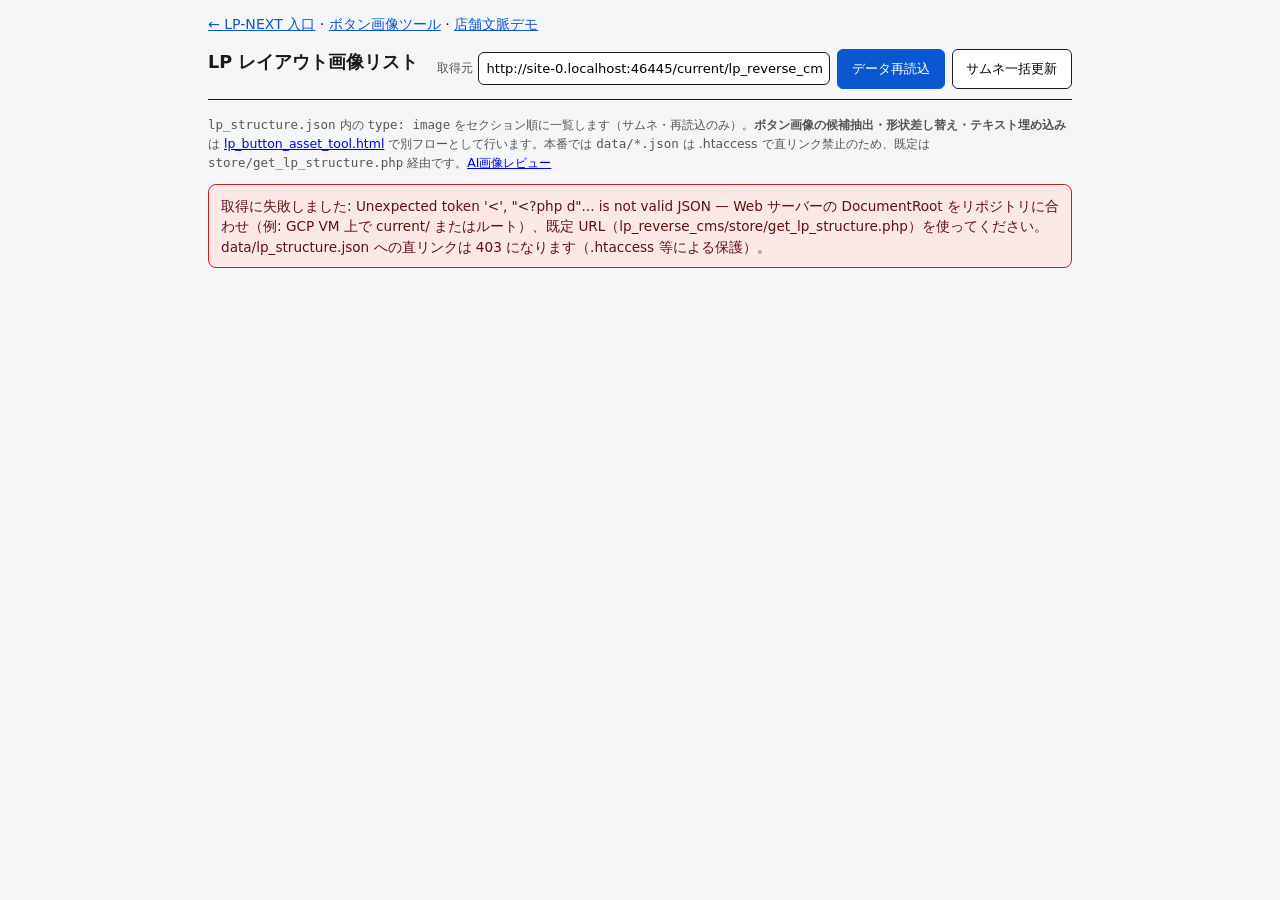
<file: current/lp_layout_images.html>
<!DOCTYPE html>
<html lang="ja">
<head>
  <meta charset="UTF-8">
  <meta name="viewport" content="width=device-width, initial-scale=1">
  <title>LP レイアウト画像リスト — LP-NEXT</title>
  <style>
    :root {
      --bg: #f4f6f8;
      --card: #fff;
      --border: #1a1a1a;
      --accent: #0b57d0;
      --accent-soft: #e8f0fe;
      --text: #1a1a1a;
      --muted: #555;
    }
    * { box-sizing: border-box; }
    body {
      font-family: system-ui, -apple-system, "Segoe UI", Roboto, "Hiragino Sans", "Noto Sans JP", sans-serif;
      margin: 0;
      padding: 0 1rem 2rem;
      color: var(--text);
      line-height: 1.5;
      background: var(--bg);
      max-width: min(56rem, 100%);
      margin-left: auto;
      margin-right: auto;
    }
    .topbar {
      display: flex;
      flex-wrap: wrap;
      align-items: flex-start;
      justify-content: space-between;
      gap: 0.75rem;
      margin: 0.85rem 0 1rem;
      padding-bottom: 0.65rem;
      border-bottom: 1px solid var(--border);
    }
    h1 { font-size: 1.1rem; margin: 0; font-weight: 700; }
    .toolbar {
      display: flex;
      flex-wrap: wrap;
      gap: 0.45rem;
      align-items: center;
    }
    .toolbar label { font-size: 0.78rem; color: var(--muted); display: flex; align-items: center; gap: 0.35rem; }
    .toolbar input[type="url"] {
      width: min(22rem, 70vw);
      font: inherit;
      font-size: 0.82rem;
      padding: 0.35rem 0.45rem;
      border: 1px solid var(--border);
      border-radius: 6px;
    }
    button.ctl {
      font: inherit;
      font-size: 0.82rem;
      padding: 0.42rem 0.85rem;
      border-radius: 6px;
      border: 1px solid var(--border);
      background: var(--card);
      cursor: pointer;
      min-height: 40px;
    }
    button.ctl.primary {
      background: var(--accent);
      color: #fff;
      border-color: var(--accent);
    }
    .hint { font-size: 0.78rem; color: var(--muted); margin: 0 0 0.75rem; }
    .meta {
      font-size: 0.8rem;
      color: var(--muted);
      background: var(--card);
      border: 1px solid var(--border);
      border-radius: 8px;
      padding: 0.5rem 0.65rem;
      margin-bottom: 1rem;
    }
    .meta strong { color: var(--text); }
    .grid {
      display: grid;
      grid-template-columns: repeat(auto-fill, minmax(15rem, 1fr));
      gap: 0.75rem;
    }
    .img-card {
      background: var(--card);
      border: 1px solid var(--border);
      border-radius: 10px;
      overflow: hidden;
      display: flex;
      flex-direction: column;
    }
    .img-card__visual {
      position: relative;
      aspect-ratio: 16 / 10;
      background: #e8eaed;
      display: flex;
      align-items: center;
      justify-content: center;
    }
    .img-card__visual img {
      max-width: 100%;
      max-height: 100%;
      object-fit: contain;
      display: block;
    }
    .img-card__refresh {
      position: absolute;
      top: 0.35rem;
      right: 0.35rem;
      width: 2.25rem;
      height: 2.25rem;
      border-radius: 8px;
      border: 1px solid rgba(0,0,0,0.12);
      background: rgba(255,255,255,0.92);
      box-shadow: 0 1px 4px rgba(0,0,0,0.08);
      cursor: pointer;
      font-size: 1.1rem;
      line-height: 1;
      display: flex;
      align-items: center;
      justify-content: center;
      padding: 0;
      color: var(--accent);
    }
    .img-card__refresh:hover { background: var(--accent-soft); }
    .img-card__refresh:focus-visible { outline: 2px solid var(--accent); outline-offset: 2px; }
    .img-card__body {
      padding: 0.5rem 0.6rem 0.6rem;
      font-size: 0.78rem;
      flex: 1;
      display: flex;
      flex-direction: column;
      gap: 0.25rem;
    }
    .img-card__label { font-weight: 600; color: #222; font-size: 0.8rem; line-height: 1.35; }
    .img-card__sec { color: var(--muted); font-size: 0.72rem; }
    .img-card__id { font-family: ui-monospace, monospace; font-size: 0.68rem; color: #666; word-break: break-all; }
    .img-card__url a { color: var(--accent); font-size: 0.7rem; word-break: break-all; }
    .err {
      background: #fce8e6;
      border: 1px solid #c5221f;
      color: #611016;
      padding: 0.65rem 0.75rem;
      border-radius: 8px;
      font-size: 0.85rem;
    }
    .empty { text-align: center; padding: 2rem; color: var(--muted); font-size: 0.9rem; }
    .topnav { font-size: 0.88rem; margin-bottom: 0.35rem; }
    .topnav a { color: var(--accent); }
  </style>
</head>
<body>
  <p class="topnav"><a href="index.html">← LP-NEXT 入口</a> · <a href="lp_button_asset_tool.html">ボタン画像ツール</a> · <a href="prompt_context_demo.html">店舗文脈デモ</a></p>
  <div class="topbar">
    <h1>LP レイアウト画像リスト</h1>
    <div class="toolbar">
      <label>取得元 <input type="url" id="json_url" placeholder="get_lp_structure.php の URL" spellcheck="false" /></label>
      <button type="button" class="ctl primary" id="btn_reload_json" title="lp_structure.json を再取得して一覧を組み直す">データ再読込</button>
      <button type="button" class="ctl" id="btn_refresh_all" title="表示中のサムネイルをすべてキャッシュバイパスで再読み込み">サムネ一括更新</button>
    </div>
  </div>
  <p class="hint"><code>lp_structure.json</code> 内の <code>type: image</code> をセクション順に一覧します（サムネ・再読込のみ）。<strong>ボタン画像の候補抽出・形状差し替え・テキスト埋め込み</strong>は <a href="lp_button_asset_tool.html">lp_button_asset_tool.html</a> で別フローとして行います。本番では <code>data/*.json</code> は .htaccess で直リンク禁止のため、既定は <code>store/get_lp_structure.php</code> 経由です。<a href="lp_ai_image_review.html">AI画像レビュー</a></p>
  <div id="meta" class="meta" hidden></div>
  <div id="err" class="err" hidden></div>
  <div id="grid" class="grid" aria-live="polite"></div>

  <script>
    (function () {
      var DEFAULT_JSON = "lp_reverse_cms/store/get_lp_structure.php";
      var STRUCTURE_LOGICAL = "lp_reverse_cms/data/lp_structure.json";
      var SECTION_TYPE_JA = {
        hero: "ヒーロー",
        nav: "ナビ",
        features: "特徴",
        testimonials: "お客様の声",
        cta: "CTA",
        pricing: "料金",
        faq: "FAQ",
        footer: "フッター",
        general: "セクション"
      };

      var jsonUrlInput = document.getElementById("json_url");
      var btnReload = document.getElementById("btn_reload_json");
      var btnAll = document.getElementById("btn_refresh_all");
      var metaEl = document.getElementById("meta");
      var errEl = document.getElementById("err");
      var gridEl = document.getElementById("grid");

      function sectionTypeJa(t) {
        return SECTION_TYPE_JA[t] || t || "—";
      }

      function stripRefreshParam(url) {
        try {
          var u = new URL(url, window.location.href);
          u.searchParams.delete("r");
          return u.toString();
        } catch (e) {
          return url.split("?")[0];
        }
      }

      function collectImages(structure) {
        var out = [];
        var sections = structure.sections || [];
        sections.forEach(function (sec) {
          var secLabel = sec.label || sec.id || "";
          var secType = sec.type || "general";
          (sec.elements || []).forEach(function (el) {
            if (el.type !== "image" || !el.original_src) return;
            var u = String(el.original_src);
            if (/favicon\.ico/i.test(u)) return;
            out.push({
              id: el.id || "",
              label: el.label || "（ラベルなし）",
              alt: el.original_text || "",
              src: u,
              section_id: sec.id || "",
              section_label: secLabel,
              section_type: secType
            });
          });
        });
        return out;
      }

      function showErr(msg) {
        errEl.hidden = !msg;
        errEl.textContent = msg || "";
      }

      function refreshImage(img) {
        if (!img) return;
        var base = img.getAttribute("data-base-src");
        if (!base) {
          base = stripRefreshParam(img.src);
          img.setAttribute("data-base-src", base);
        }
        var sep = base.indexOf("?") >= 0 ? "&" : "?";
        img.src = base + sep + "r=" + Date.now();
      }

      function renderGrid(items, meta) {
        showErr("");
        metaEl.hidden = false;
        var srcLine = meta.logical_source
          ? escapeHtml(meta.logical_source) + "（<span title=\"実際の HTTP リクエスト先\">" + escapeHtml(meta.url) + "</span>）"
          : escapeHtml(meta.url);
        metaEl.innerHTML =
          "<strong>データ</strong> " + srcLine +
          " · <strong>解析</strong> " + escapeHtml(meta.analyzed_at || "—") +
          " · <strong>画像要素</strong> " + items.length + " 件";

        if (!items.length) {
          gridEl.innerHTML = "<div class=\"empty\" style=\"grid-column:1/-1\">画像要素がありません。</div>";
          return;
        }

        var frag = document.createDocumentFragment();
        items.forEach(function (it) {
          var card = document.createElement("article");
          card.className = "img-card";
          card.setAttribute("data-elem-id", it.id);

          var vis = document.createElement("div");
          vis.className = "img-card__visual";

          var img = document.createElement("img");
          img.alt = it.alt || it.label;
          img.loading = "lazy";
          img.decoding = "async";
          img.setAttribute("data-base-src", stripRefreshParam(it.src));
          img.src = it.src;

          var btn = document.createElement("button");
          btn.type = "button";
          btn.className = "img-card__refresh";
          btn.setAttribute("aria-label", "この画像を再読み込み");
          btn.title = "この画像を再読み込み（キャッシュ回避）";
          btn.textContent = "⟳";

          vis.appendChild(img);
          vis.appendChild(btn);

          var body = document.createElement("div");
          body.className = "img-card__body";
          body.innerHTML =
            "<div class=\"img-card__label\">" + escapeHtml(it.label) + "</div>" +
            "<div class=\"img-card__sec\">" + escapeHtml(sectionTypeJa(it.section_type)) + " · " + escapeHtml(it.section_label) + "</div>" +
            "<div class=\"img-card__id\">" + escapeHtml(it.id) + "</div>" +
            "<div class=\"img-card__url\"><a href=\"" + escapeAttr(it.src) + "\" target=\"_blank\" rel=\"noopener\">URL を開く</a></div>";

          card.appendChild(vis);
          card.appendChild(body);
          frag.appendChild(card);
        });
        gridEl.innerHTML = "";
        gridEl.appendChild(frag);
      }

      function escapeHtml(s) {
        return String(s).replace(/&/g, "&amp;").replace(/</g, "&lt;").replace(/>/g, "&gt;").replace(/"/g, "&quot;");
      }
      function escapeAttr(s) {
        return escapeHtml(s).replace(/'/g, "&#39;");
      }

      function resolveFetchUrl(input) {
        var raw = (input || "").trim();
        if (!raw) return DEFAULT_JSON;
        try {
          return new URL(raw, window.location.href).toString();
        } catch (e) {
          return DEFAULT_JSON;
        }
      }

      function loadJson() {
        var url = resolveFetchUrl(jsonUrlInput.value);
        jsonUrlInput.value = url;
        var bust = url + (url.indexOf("?") >= 0 ? "&" : "?") + "_=" + Date.now();
        showErr("");
        gridEl.innerHTML = "<div class=\"empty\" style=\"grid-column:1/-1\">読み込み中…</div>";

        fetch(bust, { credentials: "same-origin" })
          .then(function (r) {
            if (!r.ok) throw new Error("HTTP " + r.status);
            return r.json();
          })
          .then(function (data) {
            if (!data || typeof data !== "object") throw new Error("不正な JSON です");
            if (data.error != null && !Array.isArray(data.sections)) {
              throw new Error(typeof data.error === "string" ? data.error : "サーバーがエラーを返しました");
            }
            var items = collectImages(data);
            var logical = url.indexOf("get_lp_structure.php") !== -1 ? STRUCTURE_LOGICAL : null;
            renderGrid(items, {
              url: url,
              logical_source: logical,
              analyzed_at: data.analyzed_at || ""
            });
          })
          .catch(function (e) {
            gridEl.innerHTML = "";
            metaEl.hidden = true;
            var msg = e && e.message ? e.message : String(e);
            showErr(
              "取得に失敗しました: " + msg +
              " — Web サーバーの DocumentRoot をリポジトリに合わせ（例: GCP VM 上で current/ またはルート）、既定 URL（" + DEFAULT_JSON + "）を使ってください。" +
              " data/lp_structure.json への直リンクは 403 になります（.htaccess 等による保護）。"
            );
          });
      }

      gridEl.addEventListener("click", function (ev) {
        var btn = ev.target.closest(".img-card__refresh");
        if (!btn) return;
        ev.preventDefault();
        var visual = btn.closest(".img-card__visual");
        var img = visual && visual.querySelector("img");
        refreshImage(img);
      });

      btnReload.addEventListener("click", loadJson);
      btnAll.addEventListener("click", function () {
        gridEl.querySelectorAll(".img-card__visual img").forEach(refreshImage);
      });

      jsonUrlInput.placeholder = DEFAULT_JSON;
      if (!jsonUrlInput.value) jsonUrlInput.value = DEFAULT_JSON;

      loadJson();
    })();
  </script>
</body>
</html>
</file>
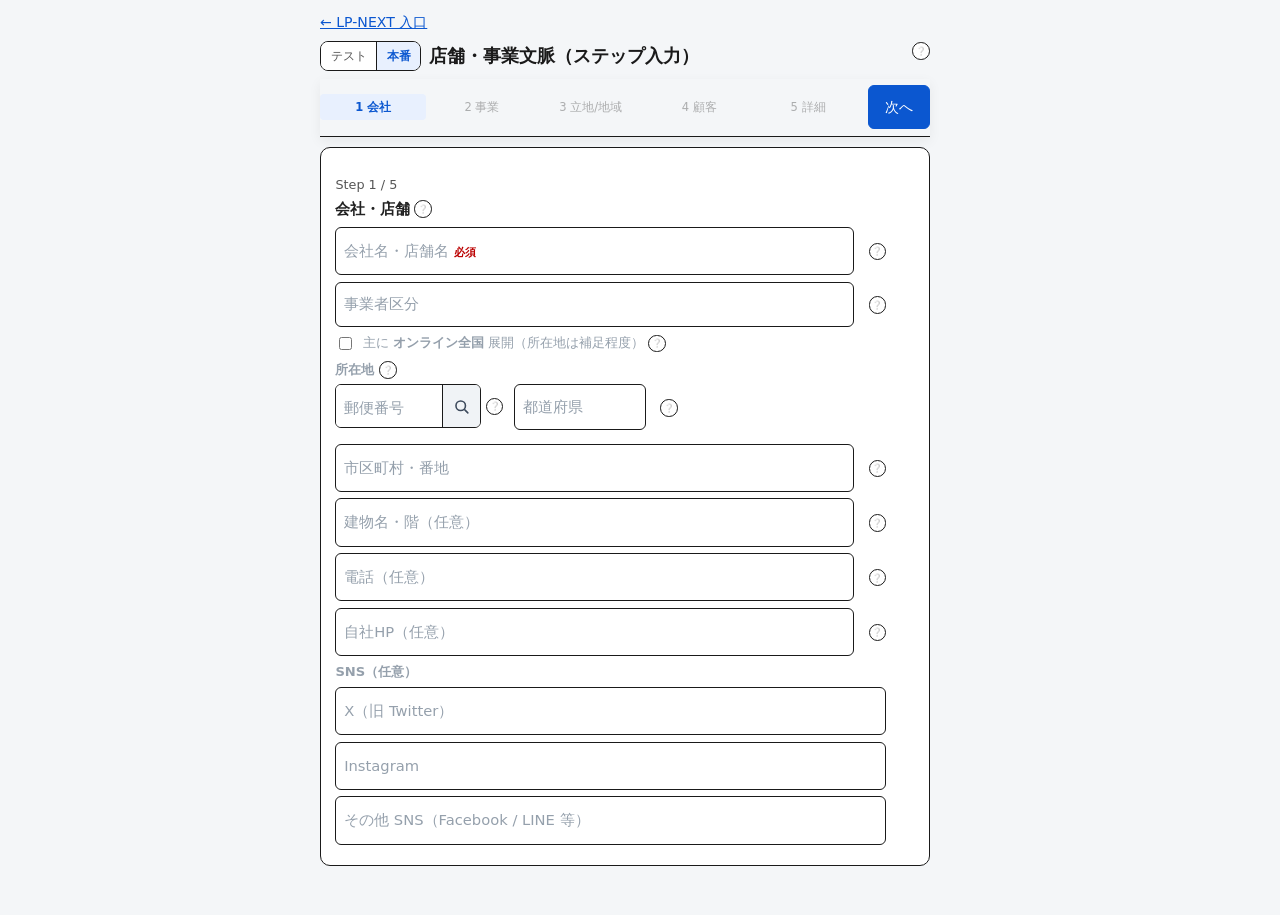
<file: current/prompt_context_demo.html>
<!DOCTYPE html>
<html lang="ja">
<head>
  <meta charset="UTF-8">
  <meta name="viewport" content="width=device-width, initial-scale=1">
  <title>店舗・事業文脈（ステップ入力）— LP-NEXT</title>
  <style>
    :root {
      --bg: #f4f6f8;
      --card: #fff;
      --border: #1a1a1a;
      --accent: #0b57d0;
      --accent-soft: #e8f0fe;
      --text: #1a1a1a;
      --muted: #555;
      /* フローティング・項目ラベル：未浮上は薄く、浮上後は本文と同じ濃さ */
      --label-idle: #95a0ac;
      --label-active: var(--text);
      --ok: #0d3d1f;
      --ok-bg: #e6f4ea;
    }
    * { box-sizing: border-box; }
    html { font-size: 16px; -webkit-text-size-adjust: 100%; }
    body {
      font-family: system-ui, -apple-system, "Segoe UI", Roboto, "Hiragino Sans", "Noto Sans JP", sans-serif;
      margin: 0;
      padding: 0 1rem 2.5rem;
      padding-left: max(1rem, env(safe-area-inset-left));
      /* 項目右の ❔・ツールチップが端で見切れないよう余白 */
      padding-right: max(1rem, calc(0.75rem + env(safe-area-inset-right, 0px) + 2.15rem));
      color: var(--text);
      line-height: 1.5;
      background: var(--bg);
      max-width: min(42rem, 100%);
      margin-left: auto;
      margin-right: auto;
    }
    .topnav { font-size: 0.88rem; margin: 0.75rem 0 0.5rem; }
    .topnav a { color: var(--accent); }
    h1 { font-size: 1.15rem; margin: 0; flex: 1; min-width: 0; }
    .page-title-row {
      display: flex; align-items: center; justify-content: space-between; gap: 0.5rem; flex-wrap: wrap;
      margin: 0 0 0.5rem;
    }
    .page-title-main {
      display: flex; align-items: flex-start; gap: 0.35rem; flex: 1; min-width: 0; flex-wrap: wrap;
    }
    .page-title-main h1 { min-width: 12rem; }
    .mode-toggle {
      display: inline-flex; flex-shrink: 0; border: 1px solid var(--border); border-radius: 8px; overflow: hidden;
      background: var(--card);
    }
    .mode-toggle__btn {
      margin: 0; font: inherit; font-size: 0.72rem; padding: 0.42rem 0.6rem; border: none; background: #fff;
      color: var(--muted); cursor: pointer; line-height: 1.25; white-space: nowrap;
    }
    .mode-toggle__btn + .mode-toggle__btn { border-left: 1px solid var(--border); }
    .mode-toggle__btn.is-on { background: var(--accent-soft); color: var(--accent); font-weight: 600; }
    /* 戻る・ステップタブ・次へ を1行に（狭い幅では折り返し可） */
    .steps-toolbar {
      position: sticky;
      top: 0;
      z-index: 50;
      display: flex;
      flex-wrap: wrap;
      align-items: center;
      gap: 0.4rem;
      margin: 0 0 0.65rem;
      padding: 0.4rem 0;
      background: var(--bg);
      border-bottom: 1px solid var(--border);
      box-shadow: 0 4px 12px rgba(0, 0, 0, 0.06);
    }
    .steps-toolbar__back,
    .steps-toolbar__next { flex-shrink: 0; min-height: 40px; padding: 0.38rem 0.85rem; font-size: 0.86rem; }
    .steps-toolbar .steps-rail {
      flex: 1;
      min-width: 12rem;
      display: flex;
      align-items: stretch;
      justify-content: space-between;
      gap: 0.15rem;
      margin: 0;
      padding: 0;
      border: none;
    }
    .steps-rail button {
      flex: 1; min-width: 0; font: inherit; font-size: 0.65rem; padding: 0.38rem 0.08rem; border: none; background: none; color: var(--muted); cursor: pointer; line-height: 1.15; text-align: center; border-radius: 4px;
    }
    @media (min-width: 480px) { .steps-rail button { font-size: 0.72rem; padding: 0.4rem 0.12rem; } }
    .steps-rail button[aria-current="step"] { color: var(--accent); font-weight: 600; background: var(--accent-soft); }
    .steps-rail button:disabled { opacity: 0.35; cursor: not-allowed; }

    .step-panel[hidden] { display: none !important; }
    .step-panel h2 { font-size: 0.95rem; margin: 0 0 0.4rem; color: #222; }
    .step-panel {
      background: var(--card); border: 1px solid var(--border); border-radius: 10px;
      padding: 0.9rem max(1rem, calc(0.65rem + 2rem + env(safe-area-inset-right, 0px))) 0.9rem 0.9rem;
      margin-bottom: 0.6rem;
      overflow-x: visible;
    }
    .step-num { font-size: 0.8rem; color: var(--muted); margin-bottom: 0.2rem; }

    .req { color: #b00; font-size: 0.75em; font-weight: 600; }
    .field-float {
      position: relative;
      display: block;
      margin-bottom: 0.35rem;
      overflow: visible;
    }
    /* ❔ をビューポート外に出さない：入力の右にガターを確保し、ヒントは枠内右端に固定 */
    .field-float:has(> .field-float__hint) {
      padding-right: 2rem;
    }
    .field-float:has(> .field-float__hint) > label {
      right: 2.35rem;
    }
    .field-float > input:not([type="checkbox"]):not([type="radio"]),
    .field-float > select,
    .field-float > textarea {
      width: 100%; font: inherit; font-size: 0.95rem; border: 1px solid var(--border); border-radius: 6px; background: #fff;
      padding: 1.05rem 0.55rem 0.42rem 0.5rem; position: relative; z-index: 0;
    }
    .field-float > textarea { min-height: 3.15rem; resize: vertical; line-height: 1.4; }
    .field-float .input-group { border-radius: 6px; margin: 0; min-height: 2.75rem; position: relative; z-index: 0; }
    .field-float .input-group input[type="text"] { padding: 1.05rem 0.35rem 0.42rem 0.5rem; }
    .field-float > select { cursor: pointer; -webkit-appearance: menulist; appearance: auto; }
    .field-float:not(:focus-within):not(.is-filled) > select { color: transparent; -webkit-text-fill-color: transparent; }
    .field-float:focus-within > select, .field-float.is-filled > select { color: var(--text); -webkit-text-fill-color: var(--text); }
    .field-float > label {
      position: absolute; left: 0.55rem; right: 0.55rem; top: 50%; transform: translateY(-50%);
      font-size: 0.92rem; line-height: 1.2; color: var(--label-idle); font-weight: 400;
      pointer-events: none; z-index: 1;
      transition: top 0.16s ease, transform 0.16s ease, color 0.16s ease, font-size 0.16s ease, padding 0.16s ease, font-weight 0.16s ease;
      white-space: nowrap; overflow: hidden; text-overflow: ellipsis;
    }
    /* 枠線の左上（淵に沿って白で切り抜き） */
    .field-float:focus-within > label,
    .field-float.is-filled > label,
    .field-float > input:not(:placeholder-shown) + label,
    .field-float > textarea:not(:placeholder-shown) + label {
      top: 0;
      left: 0.6rem;
      right: auto;
      max-width: calc(100% - 1.25rem);
      transform: translateY(-50%) scale(0.82);
      transform-origin: left center;
      font-size: 0.88rem;
      color: var(--label-active);
      font-weight: 600;
      background: var(--card);
      padding: 0 0.2rem;
      line-height: 1.15;
    }
    /* ツールチップ：フィールド右ガター内（left:100% だとパネル外にはみ出してクリップされやすい） */
    .field-float__hint {
      position: absolute;
      left: auto;
      right: 0;
      top: 50%;
      transform: translateY(-50%);
      margin-left: 0;
      z-index: 4;
      pointer-events: auto;
      flex-shrink: 0;
    }
    /* 郵便番号：入力グループと ❔ を同一行（nowrap で下に落とさない） */
    .field-float--zip .field-float__zip-row {
      display: flex;
      flex-direction: row;
      align-items: center;
      gap: 0.32rem;
      flex-wrap: nowrap;
      width: 100%;
      min-width: 0;
    }
    .field-float--zip .field-float__zip-row .input-group {
      flex: 1 1 0;
      min-width: 0;
    }
    .field-float--zip .field-float__zip-row .field-float__hint {
      position: static;
      flex: 0 0 auto;
      display: flex;
      align-items: center;
      margin: 0;
      transform: none;
      left: auto;
      top: auto;
      z-index: 4;
    }
    .field-float--zip .zip-lookup-msg {
      display: block;
      width: 100%;
      margin: 0.2rem 0 0;
    }
    .field-float:not(.field-float--zip):focus-within .field-float__hint,
    .field-float:not(.field-float--zip).is-filled .field-float__hint,
    .field-float > input:not(:placeholder-shown) + label + .field-float__hint,
    .field-float > textarea:not(:placeholder-shown) + label + .field-float__hint {
      top: 0.42rem; transform: translateY(0);
    }
    .addr-section-title { display: flex; align-items: center; flex-wrap: wrap; gap: 0.3rem; font-size: 0.82rem; color: var(--label-idle); font-weight: 600; margin: 0.15rem 0 0.3rem; }
    label.block--check { display: flex; font-size: 0.84rem; margin-bottom: 0.35rem; color: var(--label-idle); }
    .grid2 { display: grid; grid-template-columns: 1fr 1fr; gap: 0.4rem; }
    /* 郵便番号＋都道府県：県は最長「鹿児島県」程度の実幅に抑え、行に余白を残す */
    .grid2--addr {
      grid-template-columns: minmax(0, 10.5rem) max-content;
      gap: 0.5rem 0.65rem;
      align-items: start;
      justify-content: start;
    }
    @media (min-width: 401px) {
      .grid2--addr > .field-float:not(.field-float--zip) {
        width: max-content;
        max-width: 100%;
      }
      .grid2--addr > .field-float:not(.field-float--zip) > select {
        width: auto;
        min-width: 8.25rem;
        max-width: 10rem;
      }
    }
    @media (max-width: 400px) {
      .grid2 { grid-template-columns: 1fr; }
      .grid2--addr { grid-template-columns: 1fr; gap: 0.4rem; }
      .grid2--addr > .field-float:not(.field-float--zip) {
        width: 100%;
        max-width: none;
      }
      .grid2--addr > .field-float:not(.field-float--zip) > select {
        width: 100%;
        min-width: 0;
        max-width: none;
      }
    }
    .row { margin-bottom: 0.4rem; }
    .row:last-child { margin-bottom: 0; }
    .row.industry-row { margin-bottom: 0.25rem; }
    .industry-field > select.industry-combo { cursor: pointer; }
    .industry-custom-input {
      width: 100%; margin-top: 0.35rem; font: inherit; font-size: 0.95rem;
      border: 1px solid var(--border); border-radius: 6px; background: #fff;
      padding: 0.55rem 0.55rem; box-sizing: border-box;
    }
    .row.industry-save-row { margin-top: 0; margin-bottom: 0.4rem; }
    .industry-save-row .industry-add-btn { font-size: 0.82rem; padding: 0.42rem 0.75rem; min-height: 44px; }
    /* 業種コンボはプレースホルダ透明ルールを当てない（+ 追加を常に読める） */
    .field-float.industry-field:not(.is-filled) > select.industry-combo {
      color: var(--text); -webkit-text-fill-color: var(--text);
    }
    .hint { font-size: 0.78rem; color: var(--muted); margin-top: 0.2rem; }
    .field-err {
      display: block; font-size: 0.76rem; color: #7d1212; margin-top: 0.2rem; line-height: 1.35;
    }
    .field-err[hidden] { display: none !important; }
    .field-url-probe { display: block; font-size: 0.74rem; color: var(--muted); margin-top: 0.15rem; line-height: 1.35; }
    .field-url-probe[hidden] { display: none !important; }
    .field-url-probe.is-ok { color: #0d3d1f; }
    .box-soft { background: #f6f8fa; border: 1px solid var(--border); border-radius: 8px; padding: 0.5rem 0.55rem; font-size: 0.8rem; margin: 0.4rem 0; line-height: 1.45; }
    .box-soft strong { color: #333; }
    .hero-brief-out { margin-bottom: 0.75rem; }
    .hero-brief-out > h2 { font-size: 0.95rem; }
    .hero-brief-summary { font-size: 0.84rem; line-height: 1.5; margin: 0.35rem 0 0.5rem; }
    .hero-prompt-row {
      border: 1px solid var(--border); border-radius: 8px; padding: 0.5rem 0.55rem; margin-bottom: 0.45rem;
      background: #fafbfc;
    }
    .hero-prompt-label { font-size: 0.72rem; color: var(--muted); margin-bottom: 0.25rem; }
    .hero-prompt-pre {
      font-size: 0.76rem; line-height: 1.5; white-space: pre-wrap; word-break: break-word;
      margin: 0 0 0.4rem; padding: 0; font-family: system-ui, sans-serif;
    }
    .hero-negative { font-size: 0.74rem; color: var(--muted); line-height: 1.45; margin: 0.5rem 0 0; }
    button.hero-copy { font-size: 0.82rem; min-height: 40px; padding: 0.35rem 0.75rem; }
    button.ctl {
      font: inherit; font-size: 0.9rem; padding: 0.5rem 1rem; border-radius: 6px; border: 1px solid var(--border);
      background: #fff; cursor: pointer; min-height: 44px;
    }
    button.ctl.primary { background: var(--accent); color: #fff; border-color: var(--accent); }
    .input-group {
      display: flex; align-items: stretch; width: 100%;
      border: 1px solid var(--border); border-radius: 6px; overflow: hidden; background: #fff;
    }
    .input-group:focus-within { outline: 2px solid var(--accent); outline-offset: 0; }
    .input-group input[type="text"] {
      flex: 1; min-width: 0; border: 0 !important; border-radius: 0 !important; box-shadow: none !important;
    }
    .btn-zip-lookup {
      flex: 0 0 2.35rem; min-height: 2.5rem; width: 2.35rem; padding: 0; margin: 0;
      border: 0; border-left: 1px solid var(--border); border-radius: 0; background: #f0f3f6; color: #3d4a5c;
      cursor: pointer; display: inline-flex; align-items: center; justify-content: center;
    }
    .btn-zip-lookup:hover { background: #e2e8f0; color: var(--accent); }
    .btn-zip-lookup:focus-visible { outline: 2px solid var(--accent); outline-offset: -2px; }
    .btn-zip-lookup:disabled { opacity: 0.45; cursor: not-allowed; }
    .btn-zip-lookup svg { display: block; }
    .zip-lookup-msg { display: block; font-size: 0.75rem; margin-top: 0.25rem; }
    .zip-lookup-msg:not([hidden]) { color: #1a3d0f; }
    .zip-lookup-msg.err { color: #7d1212; }
    .chips { display: flex; flex-wrap: wrap; gap: 0.4rem; margin-top: 0.3rem; }
    .chips .chip-wrap input { position: absolute; opacity: 0; width: 0; height: 0; }
    .chips .chip-wrap label { display: inline-block; padding: 0.38rem 0.6rem; font-size: 0.82rem; border: 1px solid var(--border); border-radius: 999px; cursor: pointer; background: #fafbfc; }
    .chips .chip-wrap input:focus-visible + label { outline: 2px solid var(--accent); outline-offset: 2px; }
    .chips .chip-wrap:has(input:checked) label { background: var(--accent-soft); border-color: var(--accent); color: #0a2d6b; }
    .chip-wrap { position: relative; }
    .preset-grid { display: grid; grid-template-columns: 1fr; gap: 0.35rem; }
    @media (min-width: 480px) { .preset-grid { grid-template-columns: 1fr 1fr; } }
    .preset-item input { position: absolute; opacity: 0; }
    .preset-item label { display: block; padding: 0.45rem 0.55rem; border: 1px solid var(--border); border-radius: 8px; cursor: pointer; background: #fafbfc; min-height: 2.5rem; font-size: 0.8rem; line-height: 1.3; }
    .preset-item input:checked + label { background: var(--accent-soft); border-color: var(--accent); }
    .preset-item strong { display: block; font-size: 0.85rem; margin-bottom: 0.08rem; }
    .hidden { display: none !important; }
    #out {
      font-family: ui-monospace, monospace; font-size: 0.72rem; white-space: pre-wrap; word-break: break-all;
      background: #0d1117; color: #c9d1d9; padding: 0.65rem; border-radius: 6px; max-height: 11rem; overflow: auto;
    }
    .out-section { background: var(--card); border: 1px solid var(--border); border-radius: 10px; padding: 0.75rem; margin-top: 0.5rem; }
    .out-section.out-section--in-step { margin-top: 0.9rem; padding-top: 0.9rem; border-top: 1px solid var(--border); border-radius: 0 0 10px 10px; border-left: 0; border-right: 0; border-bottom: 0; background: #fafbfc; margin-left: -0.1rem; margin-right: -0.1rem; padding-left: 0.85rem; padding-right: 0.85rem; }
    .btns { display: flex; flex-wrap: wrap; gap: 0.4rem; margin-top: 0.4rem; }
    .okbanner { background: var(--ok-bg); color: var(--ok); padding: 0.35rem 0.5rem; border-radius: 6px; font-size: 0.82rem; margin-top: 0.35rem; display: none; }
    .okbanner.on { display: block; }

    h2.heading-ttp { display: flex; align-items: center; flex-wrap: wrap; gap: 0.25rem; }
    .lbl-row { display: flex; align-items: center; flex-wrap: wrap; gap: 0.25rem; color: var(--label-idle); }
    .ttp-wrap { position: relative; display: inline-flex; align-items: center; vertical-align: middle; }
    button.ttp {
      display: inline-flex; align-items: center; justify-content: center;
      width: 1.1rem; height: 1.1rem; padding: 0; margin: 0; box-sizing: border-box; flex: 0 0 auto;
      border: 1px solid var(--border); border-radius: 50%; background: #fff; cursor: help;
      font-size: 0.52rem; line-height: 1; color: #3d4a5c;
    }
    button.ttp:hover, button.ttp:focus-visible { background: #f0f4fa; border-color: var(--accent); color: var(--accent); }
    /* 角丸の説明ボックス（尻尾なし・位置は JS fixed で枠内にクランプ） */
    .ttp-bubble {
      display: none; position: absolute; z-index: 200; min-width: 11.5rem; max-width: min(19rem, calc(100vw - 1.25rem));
      left: 50%; transform: translateX(calc(-50% + var(--ttp-shift, 0px)));
      bottom: calc(100% + 6px);
      padding: 0.55rem 0.7rem; background: #24292f; color: #f6f8fa; font-size: 0.78rem; font-weight: 400; line-height: 1.45;
      border-radius: 8px; box-shadow: 0 4px 16px rgba(0,0,0,0.2); text-align: left; pointer-events: none;
    }
    .ttp-bubble.ttp-bubble--fixed {
      position: fixed; z-index: 200; left: 0; top: 0; right: auto; bottom: auto;
      transform: none; margin: 0; min-width: 11.5rem; max-width: min(19rem, calc(100vw - 1.25rem));
      pointer-events: auto;
    }
    .ttp-bubble.ttp-bubble--fixed.ttp-scroll { overflow-y: auto; -webkit-overflow-scrolling: touch; }
    .ttp-wrap.ttp-below .ttp-bubble { bottom: auto; top: calc(100% + 6px); }
    .ttp-wrap.ttp-below .ttp-bubble.ttp-bubble--fixed { bottom: auto; }
    .ttp-wrap:hover .ttp-bubble, .ttp-wrap:focus-within .ttp-bubble, .ttp-wrap.is-open .ttp-bubble { display: block; }
    .out-section h2 { display: flex; align-items: center; flex-wrap: wrap; gap: 0.25rem; font-size: 0.9rem; margin: 0 0 0.4rem; }
  </style>
</head>
<body>
  <p class="topnav"><a href="index.html">← LP-NEXT 入口</a></p>
  <div class="page-title-row">
    <div class="mode-toggle" role="group" aria-label="入力モード">
      <button type="button" class="mode-toggle__btn" id="mode_test" aria-pressed="false">テスト</button>
      <button type="button" class="mode-toggle__btn is-on" id="mode_prod" aria-pressed="true">本番</button>
    </div>
    <div class="page-title-main">
      <h1>店舗・事業文脈（ステップ入力）</h1>
      <span class="ttp-wrap">
        <button type="button" class="ttp" aria-label="この画面の流れ">❔</button>
        <span class="ttp-bubble" role="tooltip">画面の流れ：1〜5 のステップのあと Step5 で <strong>JSON</strong> を出力します。まず<strong>会社・店舗</strong>、参照LPと<strong>業種</strong>、<strong>立地</strong>と LP 用<strong>ざっくり地域</strong>（住所・都道府県から流用可）、顧客像と世界観、最後に詳細と JSON です。都道府県は LP 用<strong>地域ブロック</strong>にマッピングされます（後から変更可）。<strong>テスト</strong>では必須・検証を通るサンプル値を一括で入れます。</span>
      </span>
    </div>
  </div>

  <div class="steps-toolbar" role="toolbar" aria-label="ステップ移動">
    <button type="button" class="ctl steps-toolbar__back" id="nav_back" hidden>戻る</button>
    <div class="steps-rail" role="tablist" aria-label="ステップ" id="rail"></div>
    <button type="button" class="ctl primary steps-toolbar__next" id="nav_next">次へ</button>
  </div>

  <form id="f" autocomplete="on">
    <div class="step-panel" id="step-1" data-step="1">
      <p class="step-num">Step 1 / 5</p>
      <h2 class="heading-ttp">会社・店舗
        <span class="ttp-wrap">
          <button type="button" class="ttp" aria-label="Step1の説明">❔</button>
          <span class="ttp-bubble" role="tooltip">LP に載せる想定の「<strong>誰向けの事業か</strong>」を特定する基本情報です。ここを先に埋めると、<strong>地域</strong>（都道府県 → LP用のざっくり地域）に<strong>流用</strong>しやすくなります。</span>
        </span>
      </h2>
      <div class="row">
        <div class="field-float">
          <input type="text" name="company_name" id="company_name" required maxlength="120" placeholder=" " title="例：株式会社さくら / 川崎駅前 整体院さくら" autocomplete="organization" />
          <label for="company_name">会社名・店舗名 <span class="req">必須</span></label>
          <div class="field-float__hint">
            <span class="ttp-wrap">
              <button type="button" class="ttp" aria-label="社名の説明">❔</button>
              <span class="ttp-bubble" role="tooltip">LP に載せる想定の屋号・店舗名。後のステップの<strong>要約表示</strong>にも使います。</span>
            </span>
          </div>
        </div>
      </div>
      <div class="row">
        <div class="field-float">
          <select name="org_type" id="org_type">
            <option value="">（未指定）</option>
            <option value="法人">法人</option>
            <option value="個人事業主">個人事業主</option>
            <option value="その他">その他</option>
          </select>
          <label for="org_type">事業者区分</label>
          <div class="field-float__hint">
            <span class="ttp-wrap">
              <button type="button" class="ttp" aria-label="事業者区分の説明">❔</button>
              <span class="ttp-bubble" role="tooltip">法人・個人事業主など。表記トーンの参考にする場合があります。未指定でも構いません。</span>
            </span>
          </div>
        </div>
      </div>
      <div class="row">
        <label class="block--check" style="align-items:flex-start;gap:0.5rem;flex-wrap:wrap;">
          <input type="checkbox" name="online_nationwide" id="ol_nw" style="width:auto;margin-top:0.2rem" />
          <span class="lbl-row">主に<strong>オンライン全国</strong>展開（所在地は補足程度）
            <span class="ttp-wrap">
              <button type="button" class="ttp" aria-label="オンライン全国の説明">❔</button>
              <span class="ttp-bubble" role="tooltip">ON にすると、LP 用の地域は <strong>オンライン全国</strong>に寄せます。オフなら、下の<strong>所在地・都道府県</strong>から、LP 向けのざっくり地域に<strong>流用</strong>します。</span>
            </span>
          </span>
        </label>
      </div>
      <div id="addr_block">
        <div class="addr-section-title">所在地
          <span class="ttp-wrap">
            <button type="button" class="ttp" aria-label="所在地の説明">❔</button>
            <span class="ttp-bubble" role="tooltip">都道府県は、次のステップの<strong>LP 向けざっくり地域</strong>に<strong>自動反映</strong>されます。番地・建物は要約表示用です。</span>
          </span>
        </div>
        <div class="row grid2 grid2--addr">
          <div class="field-float field-float--zip">
            <div class="field-float__zip-row">
              <div class="input-group">
                <input type="text" name="postal_code" id="postal_code" inputmode="numeric" placeholder=" " maxlength="8" pattern="[0-9０-９-]*" autocomplete="postal-code" title="7桁（ハイフン可・未入力可）" aria-describedby="val_postal zip_lookup_msg" />
                <button type="button" class="btn-zip-lookup" id="btn_zip_lookup" title="郵便番号で住所を補完" aria-label="郵便番号で住所を補完">
                  <svg width="19" height="19" viewBox="0 0 24 24" fill="none" stroke="currentColor" stroke-width="2" stroke-linecap="round" stroke-linejoin="round" aria-hidden="true">
                    <circle cx="11" cy="11" r="6" />
                    <line x1="20" y1="20" x2="16.2" y2="16.2" />
                  </svg>
                </button>
              </div>
              <div class="field-float__hint">
                <span class="ttp-wrap">
                  <button type="button" class="ttp" aria-label="郵便番号の説明">❔</button>
                  <span class="ttp-bubble" role="tooltip">ハイフンありなしどちらでも。右の<strong>検索</strong>で郵便番号API（zipcloud）から都道府県・市区町村を補完します。必須ではありません。</span>
                </span>
              </div>
            </div>
            <label for="postal_code">郵便番号</label>
            <span class="zip-lookup-msg hint" id="zip_lookup_msg" hidden></span>
            <span class="field-err" id="val_postal" role="alert" hidden></span>
          </div>
          <div class="field-float">
            <select name="prefecture" id="pref">
              <option value="">（選択）</option>
            </select>
            <label for="pref">都道府県</label>
            <div class="field-float__hint">
              <span class="ttp-wrap">
                <button type="button" class="ttp" aria-label="都道府県の説明">❔</button>
                <span class="ttp-bubble" role="tooltip"><strong>地域流用のキー</strong>です。選ぶと、LP 用のざっくり地域（北海道・首都圏など）にマッピングされます。</span>
              </span>
            </div>
          </div>
        </div>
        <div class="row">
          <div class="field-float">
            <input type="text" name="city_address" id="city_address" maxlength="200" placeholder=" " title="例：川崎市川崎区駅前1-2" />
            <label for="city_address">市区町村・番地</label>
            <div class="field-float__hint">
              <span class="ttp-wrap">
                <button type="button" class="ttp" aria-label="市区町村の説明">❔</button>
                <span class="ttp-bubble" role="tooltip">Step3 の要約に出ます。LP の本文にそのまま載せるかは、あとで編集で調整する想定です。</span>
              </span>
            </div>
          </div>
        </div>
        <div class="row">
          <div class="field-float">
            <input type="text" name="building" id="building" maxlength="80" placeholder=" " title="例：○○ビル 3F" />
            <label for="building">建物名・階（任意）</label>
            <div class="field-float__hint">
              <span class="ttp-wrap">
                <button type="button" class="ttp" aria-label="建物名の説明">❔</button>
                <span class="ttp-bubble" role="tooltip">面談用・道順用の補足。地図アプリ用の厳密な表記は不要な場合が多いです。</span>
              </span>
            </div>
          </div>
        </div>
        <div class="row">
          <div class="field-float">
            <input type="tel" name="company_phone" id="company_phone" inputmode="tel" placeholder=" " title="例：03-1234-5678・090-1234-5678（未入力可）" autocomplete="tel" aria-describedby="val_phone" />
            <label for="company_phone">電話（任意）</label>
            <div class="field-float__hint">
              <span class="ttp-wrap">
                <button type="button" class="ttp" aria-label="電話の説明">❔</button>
                <span class="ttp-bubble" role="tooltip">LP に載せる連絡先想定。JSON に含め、本番のテンプレで使う用です。</span>
              </span>
            </div>
          </div>
          <span class="field-err" id="val_phone" role="alert" hidden></span>
        </div>
        <div class="row">
          <div class="field-float">
            <input type="text" name="company_url" id="company_url" inputmode="url" placeholder=" " title="https:// から。未入力可" autocomplete="url" aria-describedby="val_url url_probe_msg" />
            <label for="company_url">自社HP（任意）</label>
            <div class="field-float__hint">
              <span class="ttp-wrap">
                <button type="button" class="ttp" aria-label="自社HPの説明">❔</button>
                <span class="ttp-bubble" role="tooltip">信頼補足用。未入力可。形式を検証し、入力後に可能な範囲で HEAD リクエストによる応答確認を試みます（相手サイトの設定によりブラウザからは分からない場合があります）。</span>
              </span>
            </div>
          </div>
          <span class="field-err" id="val_url" role="alert" hidden></span>
          <span class="field-url-probe" id="url_probe_msg" hidden></span>
        </div>
        <div class="addr-section-title" style="margin-top:0.35rem">SNS（任意）</div>
        <div class="row">
          <div class="field-float">
            <input type="text" name="sns_x" id="sns_x" inputmode="url" placeholder=" " title="https://… 未入力可" autocomplete="off" aria-describedby="val_sns_x sns_x_probe" />
            <label for="sns_x">X（旧 Twitter）</label>
          </div>
          <span class="field-err" id="val_sns_x" role="alert" hidden></span>
          <span class="field-url-probe" id="sns_x_probe" hidden></span>
        </div>
        <div class="row">
          <div class="field-float">
            <input type="text" name="sns_instagram" id="sns_instagram" inputmode="url" placeholder=" " title="https://… 未入力可" autocomplete="off" aria-describedby="val_sns_instagram sns_instagram_probe" />
            <label for="sns_instagram">Instagram</label>
          </div>
          <span class="field-err" id="val_sns_instagram" role="alert" hidden></span>
          <span class="field-url-probe" id="sns_instagram_probe" hidden></span>
        </div>
        <div class="row">
          <div class="field-float">
            <input type="text" name="sns_other" id="sns_other" inputmode="url" placeholder=" " title="Facebook / LINE 等・未入力可" autocomplete="off" aria-describedby="val_sns_other sns_other_probe" />
            <label for="sns_other">その他 SNS（Facebook / LINE 等）</label>
          </div>
          <span class="field-err" id="val_sns_other" role="alert" hidden></span>
          <span class="field-url-probe" id="sns_other_probe" hidden></span>
        </div>
      </div>
    </div>

    <div class="step-panel" id="step-2" data-step="2" hidden>
      <p class="step-num">Step 2 / 5</p>
      <h2 class="heading-ttp">事業内容・参照
        <span class="ttp-wrap">
          <button type="button" class="ttp" aria-label="事業内容・参照の説明">❔</button>
          <span class="ttp-bubble" role="tooltip">差し替え元としたい<strong>参照LP</strong>（任意）と、生成先の<strong>業種</strong>（必須）です。業種はコピー・画像候補のトーンの軸になります。</span>
        </span>
      </h2>
      <div class="row">
        <div class="field-float">
          <input type="url" name="reference_url" id="reference_url" placeholder=" " title="真似たい元ページ" />
          <label for="reference_url">参照LPのURL（任意）</label>
          <div class="field-float__hint">
            <span class="ttp-wrap">
              <button type="button" class="ttp" aria-label="参照URLの説明">❔</button>
              <span class="ttp-bubble" role="tooltip">真似たい元ページのURL。取り込み済み想定。未入力の場合は、別途セッション上の参照のみ、という想定にできます。</span>
            </span>
          </div>
        </div>
      </div>
      <div class="row industry-row">
        <div class="field-float industry-field">
          <select id="industry_combo" class="industry-combo" title="一覧から選ぶか、先頭の + 追加で自由入力" aria-describedby="industry_custom"></select>
          <input type="hidden" name="industry" id="industry" value="" />
          <input type="text" id="industry_custom" class="industry-custom-input hidden" placeholder="業種を自由入力" autocomplete="off" title="一覧に無い業種" />
          <label for="industry_combo">業種 <span class="req">必須</span></label>
          <div class="field-float__hint">
            <span class="ttp-wrap">
              <button type="button" class="ttp" aria-label="業種の説明">❔</button>
              <span class="ttp-bubble" role="tooltip">一覧の<strong>+ 追加</strong>で自由入力欄が開きます。代表業種は下のリストから選択。<strong>一覧に追加</strong>で端末に保存した候補が次回以降リストに載ります（重複は登録されません）。</span>
            </span>
          </div>
        </div>
      </div>
      <div class="row industry-save-row hidden" id="industry_save_row">
        <button type="button" class="ctl industry-add-btn" id="btn_industry_save_list" title="自由入力の業種を下の候補一覧へ追加（重複不可）">一覧に追加</button>
      </div>
    </div>

    <div class="step-panel" id="step-3" data-step="3" hidden>
      <p class="step-num">Step 3 / 5</p>
      <h2 class="heading-ttp">立地の見せ方 ＆ <strong>LP 向け地域</strong>
        <span class="ttp-wrap">
          <button type="button" class="ttp" aria-label="立地と地域の説明">❔</button>
          <span class="ttp-bubble" role="tooltip">上の<strong>会社住所</strong>を要約し、LP文案で使う<strong>ざっくり地域</strong>を表示します。都道府県は下の「LP用の地域」に<strong>自動</strong>で入ります。違う場合はプルダウンで上書きしてください。</span>
        </span>
      </h2>
      <div class="box-soft" id="addr_summary" aria-live="polite">会社情報の住所が入ると、ここに要約と<strong>流用した地域</strong>が出ます。</div>
      <p class="hint" style="margin:0.25rem 0 0.45rem">
        <span class="ttp-wrap" style="margin-right:0.2rem;vertical-align:middle">
          <button type="button" class="ttp" aria-label="要約欄の説明">❔</button>
          <span class="ttp-bubble" role="tooltip">住所未入力のときは、地域を手で選べる旨のメッセージになります。オンライン全国を選んでいる場合は、その前提が表示されます。</span>
        </span>
        上の要約欄の見方
      </p>
      <div class="row">
        <span class="lbl-row lbl" style="font-size:0.84rem">立地（立ち位置）— 1 つ。未選＝お任せ
          <span class="ttp-wrap">
            <button type="button" class="ttp" aria-label="立地プリセットの説明">❔</button>
            <span class="ttp-bubble" role="tooltip">店の「立ち位置」のイメージ。1 つだけ選びます。未選は <strong>お任せ</strong>（業種＋参照LPの雰囲気を優先）。</span>
          </span>
        </span>
        <div class="preset-grid" id="presets"></div>
      </div>
      <div class="row">
        <div class="field-float">
          <select name="region" id="region">
            <option value="">（未指定）</option>
            <option value="北海道">北海道</option>
            <option value="東北">東北</option>
            <option value="首都圏">首都圏</option>
            <option value="関東（首都圏以外）">関東（首都圏以外）</option>
            <option value="北陸・甲信越">北陸・甲信越</option>
            <option value="東海">東海</option>
            <option value="関西">関西</option>
            <option value="中国">中国</option>
            <option value="四国">四国</option>
            <option value="九州・沖縄">九州・沖縄</option>
            <option value="オンライン全国">オンライン全国</option>
          </select>
          <label for="region">LP 用の地域（ざっくり）</label>
          <div class="field-float__hint">
            <span class="ttp-wrap">
              <button type="button" class="ttp" aria-label="LP用地域の説明">❔</button>
              <span class="ttp-bubble" role="tooltip">都道府県から<strong>自動</strong>で入れます。プロンプトに渡す「大まかな地域」です。違う場合はここで<strong>上書き</strong>してください。</span>
            </span>
          </div>
        </div>
        <label class="block--check" style="display:flex;align-items:center;gap:0.45rem;flex-wrap:wrap;font-size:0.84rem;margin-top:0.4rem">
          <input type="checkbox" name="region_lock" id="reg_lock" />
          <span class="lbl-row">今後、住所を変えても<strong>地域を自動で上書きしない</strong>
            <span class="ttp-wrap">
              <button type="button" class="ttp" aria-label="地域ロックの説明">❔</button>
              <span class="ttp-bubble" role="tooltip">チェックすると、Step1で<strong>住所や都道府県</strong>を直しても、ここで選んだ <strong>LP 用の地域</strong>を<strong>勝手に変えません</strong>。確定した地域表現を保ちたいとき用です。</span>
            </span>
          </span>
        </label>
      </div>
    </div>

    <div class="step-panel" id="step-4" data-step="4" hidden>
      <p class="step-num">Step 4 / 5</p>
      <h2 class="heading-ttp">顧客層・世界観
        <span class="ttp-wrap">
          <button type="button" class="ttp" aria-label="顧客層と世界観の説明">❔</button>
          <span class="ttp-bubble" role="tooltip">価格感の目安（客層）と、<strong>人口比</strong>（お任せなら数値不要）、<strong>世界観</strong>（デモは固定チップ。本番は参照LPから候補を出す想定）。</span>
        </span>
      </h2>
      <div class="row">
        <span class="lbl-row lbl" style="font-size:0.84rem">客層
          <span class="ttp-wrap" style="margin-left:0.2rem;vertical-align:middle">
            <button type="button" class="ttp" aria-label="客層の説明">❔</button>
            <span class="ttp-bubble" role="tooltip">富裕層寄り・一般世帯寄り・お任せ。お任せのときは、業種の一般的イメージに寄せます。</span>
          </span>
        </span>
        <div class="chips" role="radiogroup" aria-label="客層">
          <div class="chip-wrap"><input type="radio" name="audience" value="omakase" id="a_om" checked /><label for="a_om">お任せ</label></div>
          <div class="chip-wrap"><input type="radio" name="audience" value="affluent" id="a_af" /><label for="a_af">富裕層寄り</label></div>
          <div class="chip-wrap"><input type="radio" name="audience" value="general" id="a_ge" /><label for="a_ge">一般世帯寄り</label></div>
        </div>
      </div>
      <div class="row">
        <label class="block--check" style="display:flex;align-items:center;gap:0.5rem;flex-wrap:wrap;font-size:0.84rem;">
          <input type="checkbox" name="demographics_omakase" id="demo_om" checked style="width:auto" />
          <span class="lbl-row">年齢・性別の人口比は <strong>お任せ</strong>
            <span class="ttp-wrap" style="margin-left:0.2rem">
              <button type="button" class="ttp" aria-label="人口比お任せの説明">❔</button>
              <span class="ttp-bubble" role="tooltip">ON の間は、性別比・年齢帯をプロンプトに含めず<strong>省略</strong>します。人口を細かく入れたいときはチェックを外してください。</span>
            </span>
          </span>
        </label>
        <div id="demo_extra" class="hidden" style="margin-top:0.4rem">
          <div class="grid2">
            <div class="field-float">
              <input type="number" name="female_pct" id="female_pct" min="0" max="100" value="50" placeholder=" " />
              <label for="female_pct">女性比（%）</label>
            </div>
            <div class="field-float">
              <select name="age_band" id="age_band">
                <option value="20-30">20〜30</option>
                <option value="30-40">30〜40</option>
                <option value="40-50" selected>40〜50</option>
                <option value="50-60">50〜60</option>
                <option value="60+">60以上</option>
                <option value="mix">幅広い</option>
              </select>
              <label for="age_band">主な年齢帯</label>
            </div>
          </div>
        </div>
      </div>
      <div class="row">
        <span class="lbl-row lbl" style="font-size:0.84rem">世界観チップ
          <span class="ttp-wrap" style="margin-left:0.2rem;vertical-align:middle">
            <button type="button" class="ttp" aria-label="世界観チップの説明">❔</button>
            <span class="ttp-bubble" role="tooltip">本番では参照LPの配色・コピーから候補を出す想定。ここはデモ用の固定チップです。お任せのときは、抽出結果＋業種で補完する想定です。</span>
          </span>
        </span>
        <div class="chips" id="wv_chips">
          <div class="chip-wrap"><input type="radio" name="worldview_chip" value="" id="wv0" checked /><label for="wv0">お任せ</label></div>
          <div class="chip-wrap"><input type="radio" name="worldview_chip" value="落ち着き" id="wv1" /><label for="wv1">落ち着き</label></div>
          <div class="chip-wrap"><input type="radio" name="worldview_chip" value="上質" id="wv2" /><label for="wv2">上質</label></div>
          <div class="chip-wrap"><input type="radio" name="worldview_chip" value="明るい・親しみ" id="wv3" /><label for="wv3">明るい・親しみ</label></div>
        </div>
      </div>
    </div>

    <div class="step-panel" id="step-5" data-step="5" hidden>
      <p class="step-num">Step 5 / 5</p>
      <h2 class="heading-ttp">詳細・メモ
        <span class="ttp-wrap">
          <button type="button" class="ttp" aria-label="詳細・メモの説明">❔</button>
          <span class="ttp-bubble" role="tooltip">価格表の出し方、表現上の注意、色の参考。最後のメモは会議の決定事項など。すべて任意です（ない場合はデフォルトやお任せで進みます）。</span>
        </span>
      </h2>
      <div class="row">
        <span class="lbl-row lbl" style="font-size:0.84rem">価格の打ち出し
          <span class="ttp-wrap" style="margin-left:0.2rem;vertical-align:middle">
            <button type="button" class="ttp" aria-label="価格打ち出しの説明">❔</button>
            <span class="ttp-bubble" role="tooltip">要お問い合わせ、料金帯の記載、お任せ。お任せは業種のよくある出し方に合わせる想定です。</span>
          </span>
        </span>
        <div class="chips" role="radiogroup" aria-label="価格">
          <div class="chip-wrap"><input type="radio" name="price_display" value="omakase" id="pr0" checked /><label for="pr0">お任せ</label></div>
          <div class="chip-wrap"><input type="radio" name="price_display" value="inquiry" id="pr1" /><label for="pr1">要お問合せ</label></div>
          <div class="chip-wrap"><input type="radio" name="price_display" value="range" id="pr2" /><label for="pr2">帯を出す</label></div>
        </div>
      </div>
      <div class="row">
        <div class="field-float">
          <textarea name="compliance_note" id="compliance_note" rows="2" placeholder=" " title="同業の禁句、避けたい表現…"></textarea>
          <label for="compliance_note">禁句・注意</label>
          <div class="field-float__hint">
            <span class="ttp-wrap">
              <button type="button" class="ttp" aria-label="禁句の説明">❔</button>
              <span class="ttp-bubble" role="tooltip">同業の表現制限、断定を避けたい文、景表法など配慮したい点。空なら汎用の注意レベルにとどめる想定です。</span>
            </span>
          </div>
        </div>
      </div>
      <div class="row">
        <div class="field-float">
          <input type="url" name="palette_ref_url" id="palette_ref_url" placeholder=" " title="https://…" />
          <label for="palette_ref_url">色調の参考URL</label>
          <div class="field-float__hint">
            <span class="ttp-wrap">
              <button type="button" class="ttp" aria-label="色の参考の説明">❔</button>
              <span class="ttp-bubble" role="tooltip">トーン・配色の参考にするページ。任意。未入力なら、参照LPや世界観チップから補完する想定です。</span>
            </span>
          </div>
        </div>
      </div>
      <div class="row">
        <div class="field-float">
          <textarea name="free_note" id="free_note" maxlength="200" rows="2" placeholder=" " title="会議の決定事項など（200字目安）"></textarea>
          <label for="free_note">追加メモ（200字）</label>
          <div class="field-float__hint">
            <span class="ttp-wrap">
              <button type="button" class="ttp" aria-label="追加メモの説明">❔</button>
              <span class="ttp-bubble" role="tooltip">会議の決定事項、紹介割の有無、差別化の一言。200字目安。</span>
            </span>
          </div>
        </div>
      </div>

      <div class="out-section out-section--in-step hero-brief-out" id="hero_brief_block">
        <h2 class="heading-ttp">ヒーロー画像の選出
          <span class="ttp-wrap">
            <button type="button" class="ttp" aria-label="ヒーロー選出の説明">❔</button>
            <span class="ttp-bubble" role="tooltip">先頭の要約は<strong>抽出条件</strong>、下の「案」は<strong>実画像ではなく</strong>画像生成用の<strong>テキストプロンプト</strong>です。参照LP上の JPG/PNG のリストは <a href="lp_layout_images.html">レイアウト画像リスト</a> を参照。入力の<strong>業種・立地・世界観・地域</strong>から3案を組み立て（静的ルール）、JSON の <code>hero_image</code> にも入ります。</span>
          </span>
        </h2>
        <p class="hint" style="margin:0 0 0.5rem">上の要約は<strong>抽出条件</strong>です。下の「案」は<strong>プロンプト文のみ</strong>（画像ファイルの一覧ではありません）。解析LPの<strong>画像サムネ一覧</strong>は <a href="lp_layout_images.html">lp_layout_images.html（レイアウト画像リスト）</a> です。</p>
        <div id="hero_brief_content" class="hero-brief-content" aria-live="polite"></div>
      </div>
      <div class="out-section out-section--in-step" id="json-block">
        <h2>出力（JSON）
          <span class="ttp-wrap">
            <button type="button" class="ttp" aria-label="JSON出力の説明">❔</button>
            <span class="ttp-bubble" role="tooltip">スキーマ <code>prompt_context_v2</code>（<code>hero_image</code> 含む）。<strong>AI画像レビューへ</strong>＝同じブラウザでレビュー画面に文脈だけ渡す（コピー不要）。インポート・端末保存の挙動は従来どおり。</span>
          </span>
        </h2>
        <p id="js-dt-hint" class="hint" style="margin:0 0 0.5rem" aria-live="polite" hidden></p>
        <pre id="out" aria-live="polite"></pre>
        <div class="btns">
          <button type="button" class="ctl primary" id="btn_copy">JSON をコピー</button>
          <button type="button" class="ctl" id="btn_dl">ダウンロード</button>
          <button type="button" class="ctl" id="btn_save">端末に保存</button>
          <button type="button" class="ctl" id="btn_load">保存を読み込み</button>
          <button type="button" class="ctl" id="btn_import_json" title="ダウンロード・コピーした prompt_context_v2 形式の .json">JSONファイルを読込</button>
          <input type="file" id="import_json_file" accept=".json,application/json" hidden="" aria-hidden="true" />
          <button type="button" class="ctl primary" id="btn_open_ai_review" title="レビュー画面へ文脈を渡して遷移">AI画像レビューへ</button>
          <button type="button" class="ctl" id="btn_reset">クリア</button>
        </div>
        <p class="okbanner" id="copied" role="status">コピーしました</p>
      </div>
    </div>
  </form>

  <script>
    (function () {
      document.querySelectorAll("button.ttp").forEach(function (btn) { btn.setAttribute("tabindex", "-1"); });
      const LS = "lp-next-prompt-context-demo-v2";
      const CONTEXT_HANDOFF_SS = "lp-next-prompt-context-handoff-v1";
      const PREF = ["北海道","青森県","岩手県","宮城県","秋田県","山形県","福島県","茨城県","栃木県","群馬県","埼玉県","千葉県","東京都","神奈川県","新潟県","富山県","石川県","福井県","山梨県","長野県","岐阜県","静岡県","愛知県","三重県","滋賀県","京都府","大阪府","兵庫県","奈良県","和歌山県","鳥取県","島根県","岡山県","広島県","山口県","徳島県","香川県","愛媛県","高知県","福岡県","佐賀県","長崎県","熊本県","大分県","宮崎県","鹿児島県","沖縄県"];
      const PREF_TO_REGION = {
        "北海道": "北海道",
        "青森県": "東北", "岩手県": "東北", "宮城県": "東北", "秋田県": "東北", "山形県": "東北", "福島県": "東北",
        "茨城県": "関東（首都圏以外）", "栃木県": "関東（首都圏以外）", "群馬県": "関東（首都圏以外）", "埼玉県": "首都圏", "千葉県": "首都圏", "東京都": "首都圏", "神奈川県": "首都圏",
        "新潟県": "北陸・甲信越", "富山県": "北陸・甲信越", "石川県": "北陸・甲信越", "福井県": "北陸・甲信越", "山梨県": "北陸・甲信越", "長野県": "北陸・甲信越",
        "岐阜県": "東海", "静岡県": "東海", "愛知県": "東海", "三重県": "東海",
        "滋賀県": "関西", "京都府": "関西", "大阪府": "関西", "兵庫県": "関西", "奈良県": "関西", "和歌山県": "関西",
        "鳥取県": "中国", "島根県": "中国", "岡山県": "中国", "広島県": "中国", "山口県": "中国",
        "徳島県": "四国", "香川県": "四国", "愛媛県": "四国", "高知県": "四国",
        "福岡県": "九州・沖縄", "佐賀県": "九州・沖縄", "長崎県": "九州・沖縄", "熊本県": "九州・沖縄", "大分県": "九州・沖縄", "宮崎県": "九州・沖縄", "鹿児島県": "九州・沖縄", "沖縄県": "九州・沖縄"
      };

      const PRESET_HTML = [
        { v: "omakase", id: "p_oma", t: "未選択（お任せ）", s: "業種＋参照LP" },
        { v: "station", id: "p_st", t: "駅前・好アクセス", s: "利便重視" },
        { v: "hideaway", id: "p_hd", t: "隠れ家・静か", s: "特別感" },
        { v: "street", id: "p_stt", t: "路面・一見", s: "看板" },
        { v: "mall", id: "p_ml", t: "商業施設内", s: "ついで" },
        { v: "office", id: "p_of", t: "オフィス・フロア", s: "BtoB" },
        { v: "detached", id: "p_dt", t: "戸建て", s: "非日常" },
        { v: "studio", id: "p_sc", t: "スタジオ", s: "体験" },
        { v: "online", id: "p_on", t: "オンライン/訪問", s: "店舗非必須" }
      ];

      const f = document.getElementById("f");
      const INDUSTRY_CUSTOM_LS = "lp-next-industry-custom-v1";
      var INDUSTRY_COMBO_ADD = "__add__";
      var INDUSTRY_BUILTIN_LIST = [
        "理美容室",
        "リラクゼーション・マッサージ",
        "歯科・矯正",
        "整体・鍼灸",
        "治療院・美容皮膚",
        "学習塾・習い事",
        "飲食店",
        "不動産",
        "EC・通販",
        "フィットネス・ジム",
        "ペット・動物",
        "士業・コンサル",
        "製造・ものづくり"
      ];
      function normalizeIndustryText(s) {
        var t = (s || "").toString();
        try { t = t.normalize("NFKC"); } catch (e) {}
        return t.replace(/\s+/g, " ").trim();
      }
      function industryCompareKey(s) {
        return normalizeIndustryText(s).toLowerCase();
      }
      function loadIndustryCustomDeduped() {
        try {
          var s = localStorage.getItem(INDUSTRY_CUSTOM_LS);
          if (!s) return [];
          var a = JSON.parse(s);
          if (!Array.isArray(a)) return [];
          var seen = Object.create(null);
          var out = [];
          a.forEach(function (v) {
            var n = normalizeIndustryText(v);
            var k = industryCompareKey(n);
            if (!k || seen[k]) return;
            seen[k] = true;
            out.push(n);
          });
          return out;
        } catch (e) {
          return [];
        }
      }
      function saveIndustryCustom(arr) {
        try { localStorage.setItem(INDUSTRY_CUSTOM_LS, JSON.stringify(arr)); } catch (e) {}
      }
      function mergeIndustryOptions(builtin, custom) {
        var seen = Object.create(null);
        var out = [];
        function pushUnique(display) {
          var n = normalizeIndustryText(display);
          var k = industryCompareKey(n);
          if (!k || seen[k]) return;
          seen[k] = true;
          out.push(n);
        }
        builtin.forEach(pushUnique);
        custom.forEach(pushUnique);
        return out;
      }
      function industrySetCustomVisible(on) {
        var cust = document.getElementById("industry_custom");
        var row = document.getElementById("industry_save_row");
        if (cust) cust.classList.toggle("hidden", !on);
        if (row) row.classList.toggle("hidden", !on);
      }
      function setIndustryValueHid(display, skipRender) {
        var hid = document.getElementById("industry");
        var sel = document.getElementById("industry_combo");
        var cust = document.getElementById("industry_custom");
        if (!hid || !sel) return;
        var v = normalizeIndustryText(display);
        hid.value = v;
        if (!v) {
          sel.value = INDUSTRY_COMBO_ADD;
          industrySetCustomVisible(true);
          if (cust) cust.value = "";
          if (!skipRender) render();
          return;
        }
        var matchedIdx = -1;
        for (var i = 0; i < sel.options.length; i++) {
          var op = sel.options[i];
          if (op.disabled || op.value === INDUSTRY_COMBO_ADD) continue;
          if (industryCompareKey(op.value) === industryCompareKey(v)) {
            matchedIdx = i;
            break;
          }
        }
        if (matchedIdx >= 0) {
          sel.selectedIndex = matchedIdx;
          industrySetCustomVisible(false);
          if (cust) cust.value = "";
        } else {
          sel.value = INDUSTRY_COMBO_ADD;
          industrySetCustomVisible(true);
          if (cust) cust.value = v;
        }
        if (!skipRender) render();
      }
      function rebuildIndustryCombo() {
        var sel = document.getElementById("industry_combo");
        if (!sel) return;
        var hid = document.getElementById("industry");
        var prevHid = hid ? hid.value : "";
        var custom = loadIndustryCustomDeduped();
        var merged = mergeIndustryOptions(INDUSTRY_BUILTIN_LIST, custom);
        sel.innerHTML = "";
        var oAdd = document.createElement("option");
        oAdd.value = INDUSTRY_COMBO_ADD;
        oAdd.textContent = "+ 追加";
        sel.appendChild(oAdd);
        var oSep = document.createElement("option");
        oSep.disabled = true;
        oSep.value = "";
        oSep.textContent = "────────────";
        sel.appendChild(oSep);
        merged.forEach(function (v) {
          var o = document.createElement("option");
          o.value = v;
          o.textContent = v;
          sel.appendChild(o);
        });
        setIndustryValueHid(prevHid, true);
      }
      function initIndustryCombo() {
        rebuildIndustryCombo();
      }
      function onIndustryComboChange() {
        var sel = document.getElementById("industry_combo");
        var hid = document.getElementById("industry");
        var cust = document.getElementById("industry_custom");
        if (!sel || !hid) return;
        if (sel.value === INDUSTRY_COMBO_ADD) {
          industrySetCustomVisible(true);
          hid.value = cust ? normalizeIndustryText(cust.value) : "";
        } else {
          industrySetCustomVisible(false);
          hid.value = sel.value;
          if (cust) cust.value = "";
        }
        render();
      }
      function onIndustryCustomInput() {
        var hid = document.getElementById("industry");
        var cust = document.getElementById("industry_custom");
        var sel = document.getElementById("industry_combo");
        if (sel) sel.value = INDUSTRY_COMBO_ADD;
        if (hid && cust) hid.value = normalizeIndustryText(cust.value);
        industrySetCustomVisible(true);
        render();
      }
      function addIndustryCustomToList() {
        var cust = document.getElementById("industry_custom");
        var norm = normalizeIndustryText(cust && cust.value);
        if (!norm) {
          alert("業種を入力してから一覧に追加してください");
          if (cust) cust.focus();
          return;
        }
        var custom = loadIndustryCustomDeduped();
        var existing = mergeIndustryOptions(INDUSTRY_BUILTIN_LIST, custom);
        if (existing.some(function (x) { return industryCompareKey(x) === industryCompareKey(norm); })) {
          alert("この業種は既に候補にあります");
          return;
        }
        custom.push(norm);
        saveIndustryCustom(custom);
        rebuildIndustryCombo();
        setIndustryValueHid(norm, false);
      }
      const prefSelect = document.getElementById("pref");
      const regionSel = document.getElementById("region");
      const ol = document.getElementById("ol_nw");
      const addrBlock = document.getElementById("addr_block");
      const sumEl = document.getElementById("addr_summary");
      const regLock = document.getElementById("reg_lock");
      const out = document.getElementById("out");
      const jsDtHint = document.getElementById("js-dt-hint");
      function makeJsDateTime() {
        var d = new Date();
        return {
          iso: d.toISOString(),
          local_ja: d.toLocaleString("ja-JP", { dateStyle: "short", timeStyle: "medium" }),
          unix_ms: d.getTime(),
          time_zone: Intl.DateTimeFormat().resolvedOptions().timeZone || null
        };
      }
      function escapeHtmlHero(s) {
        return String(s).replace(/&/g, "&amp;").replace(/</g, "&lt;").replace(/>/g, "&gt;").replace(/"/g, "&quot;");
      }
      function presetLocationLabel(v) {
        for (var i = 0; i < PRESET_HTML.length; i++) {
          if (PRESET_HTML[i].v === v) return PRESET_HTML[i].t;
        }
        return "未選択（お任せ）";
      }
      var HERO_PRESET_SCENE = {
        omakase: "店舗の雰囲気は業種と参照LPのトーンに合わせる。",
        station: "駅からアクセスしやすい明るい街角・入口付近。利便性が伝わるが雑然としすぎない。",
        hideaway: "静かな佇まい・路地や奥まった位置の連想。看板はさりげなく、内観の垣間見せで特別感。",
        street: "路面店の看板と入口が分かるアングル。お店の存在が一目で伝わる。",
        mall: "商業施設内の清潔なフロアと店舗前。安心感とついで利用のしやすさ。",
        office: "オフィスビル内の落ち着いた玄関・受付・通路。プロフェッショナルで誠実。",
        detached: "戸建て・一軒家型の外観。住宅街に馴染むプライベート感、過度な看板強調は避ける。",
        studio: "作業台・手元・道具・素材。職人・スタッフの所作が伝わるクローズアップ（顔は判読しにくい構図）。",
        online: "実店舗に依存しないサービス・ブランドイメージ。ライフスタイルや抽象モチーフも可。"
      };
      var HERO_NEGATIVE_DEFAULT = "混雑無秩序な街並みの主役化、過剰な文字だらけ看板、実在ブランドロゴ・固有名、特定有名人の顔、低解像度・ボケ過ぎ、不自然な人体の変形";
      function industryHeroSubject(industry) {
        var i = normalizeIndustryText(industry);
        var map = {
          "理美容室": "洗練された美容室の内観、鏡と椅子、清潔感とモダンさ",
          "リラクゼーション・マッサージ": "リラクゼーション空間、温かみのある間接照明と落ち着いた施術室",
          "歯科・矯正": "清潔感のあるクリニック受付〜診療室イメージ、信頼と安心",
          "整体・鍼灸": "施術ベッドと静かな治療室、ほっとする木質とリネン",
          "治療院・美容皮膚": "ホスピタリティのある受付・個室施術イメージ、清潔で上質",
          "学習塾・習い事": "明るい教室・学習机・教材が整った前向きな学習空間",
          "飲食店": "料理の魅力と温かみのある店内またはダイニングの雰囲気",
          "不動産": "明るく誠実な相談スペースまたはモデルルームの上品さ",
          "EC・通販": "商品が映えるシンプルなスタイリング、ライフスタイルショット",
          "フィットネス・ジム": "明るく活力のあるトレーニング空間、器具と動きの連想",
          "ペット・動物": "清潔で安心感のあるペットサービス空間、動物との穏やかな触れ合いのイメージ",
          "士業・コンサル": "きちんとした執務・相談空間、信頼感と知的な落ち着き",
          "製造・ものづくり": "工房・ライン・職人の手元、品質と技術が伝わる現場感"
        };
        for (var k in map) {
          if (Object.prototype.hasOwnProperty.call(map, k) && industryCompareKey(k) === industryCompareKey(i)) return map[k];
        }
        return i + " の業態に合う店舗・サービスシーン（具体的人物は避け、空間・モノ中心）";
      }
      function heroWorldviewPhrase(chip) {
        if (!chip) return "全体として自然で誠実なトーン";
        if (chip === "落ち着き") return "落ち着いた低彩度、柔らかい自然光、余白多め";
        if (chip === "上質") return "上質な素材感（木・布・石）、品のある照明、過度な装飾は避ける";
        if (chip === "明るい・親しみ") return "明るい自然光、親しみやすい暖色系アクセント";
        return "全体として自然で誠実なトーン";
      }
      function heroAudiencePhrase(aud) {
        if (aud === "affluent") return "ターゲットは余裕のある層：安っぽさを避け、品位を感じさせる";
        if (aud === "general") return "幅広い世帯に安心感：派手すぎず親しみやすさ優先";
        return "";
      }
      function heroRegionPhrase(region, onlineNw) {
        if (onlineNw) return "オンライン全国想定：地域固有名所は避け汎用的な日本の文脈";
        if (region === "オンライン全国") return "地域ランドマークは避け、汎用的な日本の文脈";
        if (region) return "空気感は「" + region + "」想定（名所の固有名は入れない）";
        return "";
      }
      function buildHeroPromptTriplet(company, context) {
        var subj = industryHeroSubject(context.industry);
        var preset = context.preset_location || "omakase";
        var scene = HERO_PRESET_SCENE[preset] || HERO_PRESET_SCENE.omakase;
        var light = heroWorldviewPhrase(context.worldview_chip);
        var aud = heroAudiencePhrase(context.audience);
        var reg = heroRegionPhrase(context.region, !!company.online_nationwide);
        var ref = (context.reference_url || "").trim()
          ? "参照LPの世界観・配色に近いクリーンな構図。"
          : "";
        var free = (context.free_note || "").trim();
        var freebit = free ? " メモ（反映）: " + free.slice(0, 100) : "";
        var commonTail = light + "。" + reg + (aud ? "。" + aud : "") + (ref ? " " + ref : "") + freebit + " 日本人向けサービスLP。テキスト（見出し）を載せやすい余白。実在の特定建物・チェーンロゴ・固有名は含めない。";
        var balanced = "【LPヒーロー・バランス案】 " + subj + " " + scene + " " + commonTail;
        var interior = "【LPヒーロー・内観主体】 店内・サービス空間の魅力を広角で。 " + subj + " " + scene + " " + commonTail;
        var exterior = "【LPヒーロー・外観・入口】 所在地と入りやすさが伝わる構図。 " + scene + " " + light + "。" + reg + (aud ? "。" + aud : "") + " " + subj + "に合う外装・玄関イメージ。テキスト余白あり。";
        var order;
        if (preset === "street" || preset === "station" || preset === "mall") order = [exterior, balanced, interior];
        else if (preset === "studio" || preset === "hideaway" || preset === "office" || preset === "detached") order = [interior, balanced, exterior];
        else order = [balanced, interior, exterior];
        var primary_angle = order[0].indexOf("内観") >= 0 ? "interior" : (order[0].indexOf("外観") >= 0 ? "exterior" : "balanced");
        return { prompt_candidates: order, primary_angle: primary_angle };
      }
      function heroPrimaryAngleJa(angle) {
        if (angle === "interior") return "内観・空間優先";
        if (angle === "exterior") return "外観・入口優先";
        return "バランス";
      }
      function buildHeroImageBrief(company, context) {
        var preset = context.preset_location || "omakase";
        var tri = buildHeroPromptTriplet(company, context);
        var summary = "業種「" + normalizeIndustryText(context.industry) + "」・立地「" + presetLocationLabel(preset) + "」・世界観「" + (context.worldview_chip || "お任せ") + "」に基づくヒーロー案。";
        return {
          version: 1,
          summary: summary,
          primary_angle: tri.primary_angle,
          preset_location: preset,
          prompt_candidates: tri.prompt_candidates,
          negative_hints: HERO_NEGATIVE_DEFAULT,
          axes: {
            reference_lp_url: (context.reference_url || "").trim() || null,
            region_hint: context.region || null,
            audience: context.audience || "omakase"
          }
        };
      }
      function updateHeroBriefPanel(company, context) {
        var root = document.getElementById("hero_brief_content");
        if (!root) return;
        var hero = buildHeroImageBrief(company, context);
        var h = "";
        h += "<p class=\"hero-brief-summary\">" + escapeHtmlHero(hero.summary) + "</p>";
        h += "<p class=\"hint\" style=\"margin:0 0 0.5rem\">優先角度: <strong>" + escapeHtmlHero(heroPrimaryAngleJa(hero.primary_angle)) + "</strong></p>";
        hero.prompt_candidates.forEach(function (text, i) {
          h += "<div class=\"hero-prompt-row\"><div class=\"hero-prompt-label\">案 " + (i + 1) + "</div>";
          h += "<pre class=\"hero-prompt-pre\">" + escapeHtmlHero(text) + "</pre>";
          h += "<button type=\"button\" class=\"ctl hero-copy\">コピー</button></div>";
        });
        h += "<p class=\"hero-negative\"><span class=\"lbl-row\">ネガティブ候補</span> " + escapeHtmlHero(hero.negative_hints) + "</p>";
        root.innerHTML = h;
      }
      function buildExportPayload(company, context) {
        return {
          schema: "prompt_context_v2",
          js_datetime: makeJsDateTime(),
          company: company,
          context: context,
          hero_image: buildHeroImageBrief(company, context)
        };
      }
      const demoOm = document.getElementById("demo_om");
      const demoExtra = document.getElementById("demo_extra");
      const rails = document.getElementById("rail");
      const stepLabels = ["会社", "事業", "立地/地域", "顧客", "詳細"];

      PREF.forEach(function (p) {
        const o = document.createElement("option");
        o.value = p; o.textContent = p;
        prefSelect.appendChild(o);
      });
      const pg = document.getElementById("presets");
      PRESET_HTML.forEach(function (p) {
        const d = document.createElement("div");
        d.className = "preset-item";
        d.innerHTML = '<input type="radio" name="preset_location" value="' + p.v + '" id="' + p.id + '"' + (p.v === "omakase" ? " checked" : "") + ' /><label for="' + p.id + '"><strong>' + p.t + "</strong> " + p.s + "</label>";
        pg.appendChild(d);
      });

      initIndustryCombo();
      var industryComboEl = document.getElementById("industry_combo");
      if (industryComboEl) industryComboEl.addEventListener("change", onIndustryComboChange);
      var industryCustomEl = document.getElementById("industry_custom");
      if (industryCustomEl) industryCustomEl.addEventListener("input", onIndustryCustomInput);
      var btnIndustrySaveList = document.getElementById("btn_industry_save_list");
      if (btnIndustrySaveList) btnIndustrySaveList.addEventListener("click", addIndustryCustomToList);

      var currentStep = 1;
      const panels = [1, 2, 3, 4, 5].map(function (n) { return document.getElementById("step-" + n); });
      function buildRail() {
        rails.innerHTML = "";
        stepLabels.forEach(function (lbl, i) {
          const n = i + 1;
          const b = document.createElement("button");
          b.type = "button";
          b.textContent = n + " " + lbl;
          b.setAttribute("role", "tab");
          b.setAttribute("aria-current", n === currentStep ? "step" : "false");
          b.setAttribute("data-step-target", n);
          b.addEventListener("click", function () {
            if (n < currentStep) { goTo(n); }
          });
          rails.appendChild(b);
        });
      }
      function syncRail() {
        Array.prototype.forEach.call(rails.querySelectorAll("button"), function (b, i) {
          var n = i + 1;
          b.setAttribute("aria-current", n === currentStep ? "step" : "false");
          b.style.opacity = n > currentStep ? 0.45 : 1;
          b.title = n < currentStep ? "このステップに戻る" : n > currentStep ? "「次へ」で進めます" : "現在地";
        });
      }
      var navBack = document.getElementById("nav_back");
      var navNext = document.getElementById("nav_next");
      function syncStepNav() {
        if (navBack) navBack.hidden = currentStep <= 1;
        if (navNext) navNext.hidden = currentStep >= 5;
      }
      function tryGoNext() {
        var t = currentStep + 1;
        if (t === 2 && !document.getElementById("company_name").value.trim()) { document.getElementById("company_name").focus(); alert("会社名・店舗名を入力してください"); return; }
        if (t === 2) {
          var se = step1OptionalFieldErrors();
          if (se) {
            var fe = document.getElementById(se.focusId);
            if (fe) fe.focus();
            alert("Step1: " + se.msg);
            return;
          }
        }
        if (t === 3 && !document.getElementById("industry").value.trim()) {
          var icu = document.getElementById("industry_custom");
          if (icu && !icu.classList.contains("hidden")) icu.focus();
          else document.getElementById("industry_combo").focus();
          alert("業種を入力してください");
          return;
        }
        if (t === 2) { applyRegionFromCompany(); }
        if (t === 4) { updateSummary(); }
        goTo(t);
      }
      function goTo(n) {
        currentStep = n;
        panels.forEach(function (p, i) { p.hidden = i + 1 !== n; });
        syncRail();
        syncStepNav();
        if (n === 3) { updateSummary(); }
        window.scrollTo({ top: 0, behavior: "smooth" });
        render();
      }
      if (navBack) navBack.addEventListener("click", function () { if (currentStep > 1) goTo(currentStep - 1); });
      if (navNext) navNext.addEventListener("click", tryGoNext);
      buildRail();
      syncRail();
      syncStepNav();

      var MODE_LS_KEY = "lp-next-run-mode";
      var isTestMode = false;
      function updateModeToggleUI() {
        var bt = document.getElementById("mode_test");
        var bp = document.getElementById("mode_prod");
        if (!bt || !bp) return;
        bt.classList.toggle("is-on", isTestMode);
        bp.classList.toggle("is-on", !isTestMode);
        bt.setAttribute("aria-pressed", isTestMode ? "true" : "false");
        bp.setAttribute("aria-pressed", isTestMode ? "false" : "true");
      }
      function applyTestModeFixtures() {
        if (!f) return;
        document.getElementById("company_name").value = "【テスト】デモ店舗 LP-NEXT";
        setIndustryValueHid("リラクゼーション・マッサージ", true);
        f.elements.org_type.value = "法人";
        ol.checked = false;
        addrBlock.classList.remove("hidden");
        var pc = document.getElementById("postal_code");
        if (pc) pc.value = "1000001";
        prefSelect.value = "東京都";
        f.elements.city_address.value = "千代田区千代田1-1";
        f.elements.building.value = "テストビル 2F";
        f.elements.company_phone.value = "";
        f.elements.company_url.value = "";
        if (f.elements.sns_x) f.elements.sns_x.value = "";
        if (f.elements.sns_instagram) f.elements.sns_instagram.value = "";
        if (f.elements.sns_other) f.elements.sns_other.value = "";
        f.elements.reference_url.value = "";
        regLock.checked = false;
        var pOma = document.getElementById("p_oma");
        if (pOma) pOma.checked = true;
        demoOm.checked = true;
        demoExtra.classList.add("hidden");
        var aOm = document.getElementById("a_om");
        if (aOm) aOm.checked = true;
        var pr0 = document.getElementById("pr0");
        if (pr0) pr0.checked = true;
        var wv0 = document.getElementById("wv0");
        if (wv0) wv0.checked = true;
        applyRegionFromCompany();
        updateSummary();
        syncFloatFields(f);
        render();
      }
      function setRunMode(test) {
        isTestMode = !!test;
        try { localStorage.setItem(MODE_LS_KEY, isTestMode ? "test" : "prod"); } catch (e) {}
        updateModeToggleUI();
        if (isTestMode) applyTestModeFixtures();
        else { updateSummary(); render(); }
      }
      function syncModeFromStorage() {
        try { isTestMode = localStorage.getItem(MODE_LS_KEY) === "test"; } catch (e) { isTestMode = false; }
        updateModeToggleUI();
      }
      var modeTestBtn = document.getElementById("mode_test");
      var modeProdBtn = document.getElementById("mode_prod");
      if (modeTestBtn) modeTestBtn.addEventListener("click", function () { if (!isTestMode) setRunMode(true); });
      if (modeProdBtn) modeProdBtn.addEventListener("click", function () { if (isTestMode) setRunMode(false); });

      function mapPrefToRegion(pref) {
        return PREF_TO_REGION[pref] || "";
      }
      function applyRegionFromCompany() {
        if (ol.checked) { if (!regLock.checked) { regionSel.value = "オンライン全国"; } return; }
        var pr = prefSelect.value;
        if (!pr || regLock.checked) { return; }
        var m = mapPrefToRegion(pr);
        if (m) { regionSel.value = m; }
      }
      function updateSummary() {
        var on = ol.checked; var pr = prefSelect.value; var c = f.elements.city_address.value; var b = f.elements.building.value; var n = document.getElementById("company_name").value;
        if (on) { sumEl.innerHTML = "<strong>" + (n || "（未入力）") + "</strong> — <strong>オンライン全国</strong> 前提。下の <strong>LP 用の地域</strong> は " + (regionSel.value || "オンライン全国") + " です。住所は補足程度。"; return; }
        var line = (pr || c || b) ? (pr + " " + c + " " + b).replace(/\s+/g, " ").trim() : "（住所未入力：地域は手で選べます）";
        var m = mapPrefToRegion(pr) || "（都道府県を選ぶと自動）";
        sumEl.innerHTML = "<strong>" + (n || "（社名未入力）") + "</strong> の所在地：<br>" + line + "<br><strong>LP 向けざっくり地域</strong>（流用）: " + (regionSel.value || m || "未設定") + (regLock.checked ? " <em>（自動上書きオフ）</em>" : " <em>（都道府県に連動。変更可）</em>");
      }
      ol.addEventListener("change", function () {
        addrBlock.classList.toggle("hidden", ol.checked);
        if (ol.checked) { if (!regLock.checked) { regionSel.value = "オンライン全国"; } } else { updateSummary(); }
        render();
      });
      if (ol.checked) { addrBlock.classList.add("hidden"); }
      prefSelect.addEventListener("change", function () { if (!regLock.checked) { var m = mapPrefToRegion(prefSelect.value); if (m) { regionSel.value = m; } } updateSummary(); render(); });
      regionSel.addEventListener("change", function () { updateSummary(); render(); });
      regLock.addEventListener("change", function () { if (!this.checked) { applyRegionFromCompany(); } updateSummary(); render(); });

      demoOm.addEventListener("change", function () { demoExtra.classList.toggle("hidden", demoOm.checked); render(); });

      var zipLookupMsg = document.getElementById("zip_lookup_msg");
      var btnZipLookup = document.getElementById("btn_zip_lookup");
      var postalInput = document.getElementById("postal_code");
      function normalizeZipDigits(s) {
        return (s || "").replace(/[０-９]/g, function (ch) { return String.fromCharCode(ch.charCodeAt(0) - 0xFEE0); }).replace(/[^0-9]/g, "");
      }
      function showZipMsg(text, isErr) {
        if (!zipLookupMsg) return;
        zipLookupMsg.textContent = text || "";
        zipLookupMsg.classList.toggle("err", !!isErr);
        zipLookupMsg.hidden = !text;
      }
      /** 返値: 都道府県が画面の PREF 一覧に無い（要手直し）とき true */
      function applyZipResult(r) {
        var pref = (r.address1 || "").trim();
        var inList = PREF.indexOf(pref) !== -1;
        if (inList) {
          prefSelect.value = pref;
        }
        var line = ((r.address2 || "") + (r.address3 || "")).replace(/\s+/g, " ").trim();
        f.elements.city_address.value = line;
        if (!regLock.checked && inList) {
          var m = mapPrefToRegion(pref);
          if (m) { regionSel.value = m; }
        }
        updateSummary();
        render();
        return pref.length > 0 && !inList;
      }
      function lookupPostal() {
        if (ol.checked) {
          showZipMsg("オンライン全国のときは住所補完しません", true);
          return;
        }
        var z = normalizeZipDigits(postalInput && postalInput.value);
        showZipMsg("", false);
        if (z.length !== 7) {
          showZipMsg("7桁の郵便番号を入力してください", true);
          return;
        }
        if (btnZipLookup) btnZipLookup.disabled = true;
        fetch("https://zipcloud.ibsnet.co.jp/api/search?zipcode=" + encodeURIComponent(z), { method: "GET", cache: "no-store" })
          .then(function (res) { return res.json(); })
          .then(function (data) {
            if (data.status !== 200) {
              throw new Error((data.message && String(data.message)) || "検索に失敗しました");
            }
            if (!data.results || !data.results.length) {
              showZipMsg("該当する住所が見つかりませんでした", true);
              return;
            }
            var needPrefFix = applyZipResult(data.results[0]);
            if (needPrefFix) {
              showZipMsg("市区町村は補完しました。都道府県をプルダウンで合わせてください", true);
            } else {
              showZipMsg("住所を補完しました", false);
              window.setTimeout(function () { if (zipLookupMsg && zipLookupMsg.textContent === "住所を補完しました") { zipLookupMsg.hidden = true; } }, 2200);
            }
          })
          .catch(function (e) {
            showZipMsg((e && e.message) ? e.message : "通信に失敗しました", true);
          })
          .then(function () {
            if (btnZipLookup) btnZipLookup.disabled = false;
          });
      }
      if (btnZipLookup) btnZipLookup.addEventListener("click", lookupPostal);
      if (postalInput) {
        postalInput.addEventListener("keydown", function (ev) {
          if (ev.key === "Enter") {
            ev.preventDefault();
            lookupPostal();
          }
        });
      }

      function bool(el) { return Boolean(el && el.checked); }
      function val(el) { return (el && el.value) || ""; }
      function normalizePhoneDigits(s) {
        return (s || "").replace(/[０-９]/g, function (ch) { return String.fromCharCode(ch.charCodeAt(0) - 0xFEE0); }).replace(/[^\d]/g, "");
      }
      /** +81… を 0 始まりに寄せる（桁数はその後の検証で扱う） */
      function digitsInternationalToJapanPhone(d) {
        if (!d || d.length < 11 || d.indexOf("81") !== 0) return d;
        return "0" + d.slice(2);
      }
      /** 空は OK。入力時は 7 桁（数字のみカウント） */
      function validatePostalFormat(raw) {
        var t = (raw || "").toString().trim();
        if (!t) return "";
        var z = normalizeZipDigits(t);
        if (z.length !== 7) return "郵便番号は7桁の数字で入力してください（ハイフン可）";
        return "";
      }
      /** 空は OK。携帯（090/080/070）、050、固定の国内 10〜11 桁などを想定した緩やかな桁・先頭チェック */
      function validatePhoneField(raw) {
        var t = (raw || "").toString().trim();
        if (!t) return "";
        var d = digitsInternationalToJapanPhone(normalizePhoneDigits(t));
        if (d[0] !== "0") return "電話番号は 0 から始まる国内番号、または +81 から国際形式で入力してください";
        if (d.length < 10 || d.length > 11) return "電話番号は国内で 10 桁または 11 桁の数字です（スペース・記号は除いて数えます）";
        if (!/^0\d{9,10}$/.test(d)) return "電話番号の桁数が一致しません";
        if (/^(\d)\1{9,10}$/.test(d)) return "電話番号の形式が正しくありません";
        return "";
      }
      function absolutizeUrl(raw) {
        var t = (raw || "").toString().trim();
        if (!t) return null;
        try {
          return new URL(t.indexOf("://") === -1 ? "https://" + t : t);
        } catch (e) {
          return null;
        }
      }
      function isReasonableHostname(h) {
        if (!h) return false;
        if (h === "localhost") return true;
        if (/^\d{1,3}(\.\d{1,3}){3}$/.test(h)) return true;
        return h.indexOf(".") !== -1;
      }
      /** 空は OK */
      function validateUrlSyntax(raw) {
        var t = (raw || "").toString().trim();
        if (!t) return "";
        var u = absolutizeUrl(t);
        if (!u) return "自社HPのURLの形式が正しくありません";
        if (u.protocol !== "http:" && u.protocol !== "https:") return "自社HPは http または https のURLにしてください";
        if (!isReasonableHostname(u.hostname)) return "自社HPのホスト名が不正です";
        return "";
      }
      function setFieldValidationSpan(spanId, inputId, message) {
        var sp = document.getElementById(spanId);
        var inp = inputId ? document.getElementById(inputId) : null;
        if (!sp) return;
        if (message) {
          sp.textContent = message;
          sp.hidden = false;
          if (inp) inp.setAttribute("aria-invalid", "true");
        } else {
          sp.textContent = "";
          sp.hidden = true;
          if (inp) inp.removeAttribute("aria-invalid");
        }
      }
      function hideUrlProbeIfInvalid(inputId, probeId) {
        var probe = document.getElementById(probeId);
        var inp = document.getElementById(inputId);
        if (!probe || !inp) return;
        if (validateUrlSyntax(inp.value)) {
          probe.hidden = true;
          probe.textContent = "";
          probe.classList.remove("is-ok");
        }
      }
      function updateStep1ValidationUI() {
        setFieldValidationSpan("val_postal", "postal_code", validatePostalFormat(postalInput && postalInput.value));
        setFieldValidationSpan("val_phone", "company_phone", validatePhoneField(f.elements.company_phone && f.elements.company_phone.value));
        setFieldValidationSpan("val_url", "company_url", validateUrlSyntax(f.elements.company_url && f.elements.company_url.value));
        setFieldValidationSpan("val_sns_x", "sns_x", validateUrlSyntax(document.getElementById("sns_x") && document.getElementById("sns_x").value));
        setFieldValidationSpan("val_sns_instagram", "sns_instagram", validateUrlSyntax(document.getElementById("sns_instagram") && document.getElementById("sns_instagram").value));
        setFieldValidationSpan("val_sns_other", "sns_other", validateUrlSyntax(document.getElementById("sns_other") && document.getElementById("sns_other").value));
        hideUrlProbeIfInvalid("company_url", "url_probe_msg");
        hideUrlProbeIfInvalid("sns_x", "sns_x_probe");
        hideUrlProbeIfInvalid("sns_instagram", "sns_instagram_probe");
        hideUrlProbeIfInvalid("sns_other", "sns_other_probe");
      }
      function step1OptionalFieldErrors() {
        var a = validatePostalFormat(postalInput && postalInput.value);
        if (a) return { msg: a, focusId: "postal_code" };
        a = validatePhoneField(f.elements.company_phone && f.elements.company_phone.value);
        if (a) return { msg: a, focusId: "company_phone" };
        a = validateUrlSyntax(f.elements.company_url && f.elements.company_url.value);
        if (a) return { msg: a, focusId: "company_url" };
        a = validateUrlSyntax(document.getElementById("sns_x") && document.getElementById("sns_x").value);
        if (a) return { msg: "X（SNS）: " + a, focusId: "sns_x" };
        a = validateUrlSyntax(document.getElementById("sns_instagram") && document.getElementById("sns_instagram").value);
        if (a) return { msg: "Instagram: " + a, focusId: "sns_instagram" };
        a = validateUrlSyntax(document.getElementById("sns_other") && document.getElementById("sns_other").value);
        if (a) return { msg: "その他 SNS: " + a, focusId: "sns_other" };
        return null;
      }
      var urlProbeTimers = {};
      function scheduleUrlReachabilityProbe(inputId, probeId) {
        var el = document.getElementById(probeId);
        var inp = document.getElementById(inputId);
        if (!el || !inp) return;
        if (urlProbeTimers[inputId]) clearTimeout(urlProbeTimers[inputId]);
        if (validateUrlSyntax(inp.value) || !inp.value.trim()) {
          el.hidden = true;
          el.textContent = "";
          el.classList.remove("is-ok");
          return;
        }
        urlProbeTimers[inputId] = setTimeout(function () { runUrlReachabilityProbe(inputId, probeId); }, 450);
      }
      function runUrlReachabilityProbe(inputId, probeId) {
        var el = document.getElementById(probeId);
        var inp = document.getElementById(inputId);
        if (!el || !inp) return;
        if (validateUrlSyntax(inp.value) || !inp.value.trim()) {
          el.hidden = true;
          return;
        }
        var u = absolutizeUrl(inp.value.trim());
        if (!u) return;
        var urlStr = u.href;
        el.hidden = false;
        el.classList.remove("is-ok");
        el.textContent = "リンク確認中…";
        var ac = new AbortController();
        var tid = setTimeout(function () { ac.abort(); }, 10000);
        fetch(urlStr, { method: "HEAD", mode: "cors", redirect: "follow", cache: "no-store", signal: ac.signal })
          .then(function (res) {
            clearTimeout(tid);
            if (res.ok) {
              el.textContent = "HEAD で応答あり（リンク先は応答しています）。本文は閲覧中のブラウザからは読めません。";
              el.classList.add("is-ok");
            } else {
              el.textContent = "HTTP " + res.status + " — 無効・ブロックの可能性があります。";
              el.classList.remove("is-ok");
            }
          })
          .catch(function () {
            clearTimeout(tid);
            el.textContent = "閲覧中のブラウザから応答を確認できません（CORS 等で遮断されることがあります）。形式の検証のみ行います。";
            el.classList.remove("is-ok");
          });
      }
      function wireUrlReachabilityProbe(inputId, probeId) {
        var inp = document.getElementById(inputId);
        if (!inp) return;
        inp.addEventListener("input", function () { scheduleUrlReachabilityProbe(inputId, probeId); });
        inp.addEventListener("blur", function () {
          if (urlProbeTimers[inputId]) clearTimeout(urlProbeTimers[inputId]);
          runUrlReachabilityProbe(inputId, probeId);
        });
      }
      wireUrlReachabilityProbe("company_url", "url_probe_msg");
      wireUrlReachabilityProbe("sns_x", "sns_x_probe");
      wireUrlReachabilityProbe("sns_instagram", "sns_instagram_probe");
      wireUrlReachabilityProbe("sns_other", "sns_other_probe");
      function syncFloatFields(root) {
        var scope = root && root.querySelectorAll ? root : document;
        scope.querySelectorAll(".field-float").forEach(function (w) {
          if (w.classList.contains("industry-field")) {
            var ih = w.querySelector('input[name="industry"]');
            w.classList.toggle("is-filled", !!(ih && ih.value && String(ih.value).trim() !== ""));
            return;
          }
          var el = w.querySelector("input, select, textarea");
          if (!el) return;
          if (el.tagName === "SELECT") {
            w.classList.toggle("is-filled", el.value !== "");
          } else {
            w.classList.toggle("is-filled", el.value != null && String(el.value).trim() !== "");
          }
        });
      }
      function gather() {
        const fd = new FormData(f);
        const pre = f.querySelector('input[name="preset_location"]:checked');
        const pr = f.querySelector('input[name="price_display"]:checked');
        const wv = f.querySelector('input[name="worldview_chip"]:checked');
        const company = {
          name: (fd.get("company_name") || "").toString().trim(),
          org_type: (fd.get("org_type") || "").toString().trim() || null,
          online_nationwide: bool(ol),
          postal_code: (fd.get("postal_code") || "").toString().trim() || null,
          prefecture: (fd.get("prefecture") || "").toString().trim() || null,
          city_address: (fd.get("city_address") || "").toString().trim() || null,
          building: (fd.get("building") || "").toString().trim() || null,
          phone: (fd.get("company_phone") || "").toString().trim() || null,
          company_url: (fd.get("company_url") || "").toString().trim() || null,
          sns_x: (fd.get("sns_x") || "").toString().trim() || null,
          sns_instagram: (fd.get("sns_instagram") || "").toString().trim() || null,
          sns_other: (fd.get("sns_other") || "").toString().trim() || null
        };
        const context = {
          reference_url: (fd.get("reference_url") || "").toString().trim() || null,
          industry: (fd.get("industry") || "").toString().trim(),
          preset_location: pre ? pre.value : "omakase",
          region: (fd.get("region") || "").toString().trim() || null,
          region_lock_autofill: bool(regLock),
          audience: (fd.get("audience") || "omakase").toString(),
          demographics_omakase: bool(demoOm),
          female_pct: bool(demoOm) ? null : parseInt(f.querySelector('input[name="female_pct"]').value, 10) || null,
          age_band: bool(demoOm) ? null : val(f.querySelector('select[name="age_band"]')),
          worldview_chip: wv && wv.value ? wv.value : null,
          price_display: pr ? pr.value : "omakase",
          compliance_note: (fd.get("compliance_note") || "").toString().trim() || null,
          palette_ref_url: (fd.get("palette_ref_url") || "").toString().trim() || null,
          free_note: (fd.get("free_note") || "").toString().trim() || null
        };
        if (!company.name) { return { _error: "Step1: 会社名・店舗名を入力してください" }; }
        var errZip = validatePostalFormat((fd.get("postal_code") || "").toString());
        if (errZip) { return { _error: "Step1: " + errZip }; }
        var errPhone = validatePhoneField((fd.get("company_phone") || "").toString());
        if (errPhone) { return { _error: "Step1: " + errPhone }; }
        var errUrl = validateUrlSyntax((fd.get("company_url") || "").toString());
        if (errUrl) { return { _error: "Step1: " + errUrl }; }
        var errSnsX = validateUrlSyntax((fd.get("sns_x") || "").toString());
        if (errSnsX) { return { _error: "Step1: SNS（X）: " + errSnsX }; }
        var errSnsIg = validateUrlSyntax((fd.get("sns_instagram") || "").toString());
        if (errSnsIg) { return { _error: "Step1: SNS（Instagram）: " + errSnsIg }; }
        var errSnsO = validateUrlSyntax((fd.get("sns_other") || "").toString());
        if (errSnsO) { return { _error: "Step1: SNS（その他）: " + errSnsO }; }
        if (!context.industry) { return { _error: "Step2: 業種を入力してください" }; }
        return { company: company, context: context };
      }
      function render() {
        syncFloatFields(f);
        updateStep1ValidationUI();
        const o = gather();
        if (o._error) {
          out.textContent = "// " + o._error;
          if (jsDtHint) { jsDtHint.textContent = ""; jsDtHint.hidden = true; }
          var hbErr = document.getElementById("hero_brief_content");
          if (hbErr) hbErr.innerHTML = "<p class=\"hint\">フォームが揃うと、ヒーロー用プロンプト案がここに表示されます。</p>";
          return;
        }
        updateHeroBriefPanel(o.company, o.context);
        const payload = buildExportPayload(o.company, o.context);
        out.textContent = JSON.stringify(payload, null, 2);
        if (jsDtHint) {
          var dt = payload.js_datetime;
          jsDtHint.textContent = "JSON 更新（端末）: " + (dt && dt.local_ja ? dt.local_ja : "") + " ・ " + (dt && dt.iso ? dt.iso : "");
          jsDtHint.hidden = false;
        }
      }
      f.addEventListener("input", render);
      f.addEventListener("change", render);
      var heroBriefBlock = document.getElementById("hero_brief_block");
      if (heroBriefBlock) {
        heroBriefBlock.addEventListener("click", function (ev) {
          var btn = ev.target.closest && ev.target.closest("button.hero-copy");
          if (!btn) return;
          var row = btn.closest(".hero-prompt-row");
          var pre = row && row.querySelector(".hero-prompt-pre");
          if (!pre) return;
          var text = pre.textContent;
          navigator.clipboard.writeText(text).then(function () {
            var prev = btn.textContent;
            btn.textContent = "コピー済";
            setTimeout(function () { btn.textContent = prev; }, 1200);
          });
        });
      }
      document.getElementById("btn_open_ai_review").addEventListener("click", function () {
        const o = gather();
        if (o._error) { alert(o._error); return; }
        try {
          sessionStorage.setItem(CONTEXT_HANDOFF_SS, JSON.stringify(buildExportPayload(o.company, o.context)));
        } catch (e) {
          alert("引き継ぎ用の一時保存に失敗しました（ストレージ拒否など）");
          return;
        }
        window.location.href = "lp_ai_image_review.html";
      });
      document.getElementById("btn_copy").addEventListener("click", function () {
        const o = gather();
        if (o._error) { alert(o._error); return; }
        navigator.clipboard.writeText(JSON.stringify(buildExportPayload(o.company, o.context), null, 2)).then(function () {
          var b = document.getElementById("copied");
          b.classList.add("on");
          setTimeout(function () { b.classList.remove("on"); }, 2000);
        });
      });
      document.getElementById("btn_dl").addEventListener("click", function () {
        const o = gather();
        if (o._error) { alert(o._error); return; }
        const blob = new Blob([JSON.stringify(buildExportPayload(o.company, o.context), null, 2)], { type: "application/json" });
        var a = document.createElement("a");
        a.href = URL.createObjectURL(blob);
        a.download = "prompt-context.json";
        a.click();
        URL.revokeObjectURL(a.href);
      });
      document.getElementById("btn_save").addEventListener("click", function () {
        const o = gather();
        if (o._error) { alert(o._error); return; }
        try { localStorage.setItem(LS, JSON.stringify(o)); } catch (e) { alert("保存に失敗"); return; }
        alert("閲覧中のブラウザに保存しました（Web サーバーには送っていません）");
      });
      function applyPayloadFromObject(p) {
        if (!p || typeof p !== "object") { alert("JSON が空です"); return; }
        var c = p.company, x = p.context;
        if (!c || !x) { alert("company / context がある prompt_context 形式のJSONが必要です。"); return; }
        document.getElementById("company_name").value = c.name || "";
        f.elements.org_type.value = c.org_type || "";
        ol.checked = !!c.online_nationwide;
        addrBlock.classList.toggle("hidden", ol.checked);
        f.elements.postal_code.value = c.postal_code || "";
        prefSelect.value = c.prefecture || "";
        f.elements.city_address.value = c.city_address || "";
        f.elements.building.value = c.building || "";
        f.elements.company_phone.value = c.phone || "";
        f.elements.company_url.value = c.company_url || "";
        if (f.elements.sns_x) f.elements.sns_x.value = c.sns_x || "";
        if (f.elements.sns_instagram) f.elements.sns_instagram.value = c.sns_instagram || "";
        if (f.elements.sns_other) f.elements.sns_other.value = c.sns_other || "";
        f.elements.reference_url.value = x.reference_url || "";
        setIndustryValueHid(x.industry || "", true);
        regionSel.value = x.region || "";
        regLock.checked = !!x.region_lock_autofill;
        f.elements.compliance_note.value = x.compliance_note || "";
        document.getElementById("palette_ref_url").value = x.palette_ref_url || "";
        f.elements.free_note.value = x.free_note || "";
        if (x.female_pct != null) f.querySelector('input[name="female_pct"]').value = x.female_pct;
        if (x.age_band) f.querySelector('select[name="age_band"]').value = x.age_band;
        demoOm.checked = x.demographics_omakase !== false;
        demoExtra.classList.toggle("hidden", demoOm.checked);
        function setRadio(n, v) {
          f.querySelectorAll('input[name="' + n + '"]').forEach(function (el) { el.checked = (el.value === (v == null ? "" : String(v))); });
        }
        setRadio("preset_location", x.preset_location || "omakase");
        setRadio("audience", x.audience || "omakase");
        setRadio("worldview_chip", (x.worldview_chip != null && x.worldview_chip !== "") ? x.worldview_chip : "");
        setRadio("price_display", x.price_display || "omakase");
        goTo(1);
        updateSummary();
        render();
      }
      document.getElementById("btn_load").addEventListener("click", function () {
        var s; try { s = localStorage.getItem(LS); } catch (e) { return; }
        if (!s) { alert("保存が見つかりません"); return; }
        var p; try { p = JSON.parse(s); } catch (e) { alert("保存データの解析に失敗しました"); return; }
        applyPayloadFromObject(p);
      });
      document.getElementById("btn_import_json").addEventListener("click", function () {
        document.getElementById("import_json_file").click();
      });
      document.getElementById("import_json_file").addEventListener("change", function (ev) {
        var file = ev.target.files && ev.target.files[0];
        ev.target.value = "";
        if (!file) return;
        var reader = new FileReader();
        reader.onload = function () {
          try {
            var p = JSON.parse(reader.result);
            applyPayloadFromObject(p);
          } catch (err) {
            alert("JSON の解析に失敗しました");
          }
        };
        reader.onerror = function () { alert("ファイルの読み込みに失敗しました"); };
        reader.readAsText(file, "UTF-8");
      });
      document.getElementById("btn_reset").addEventListener("click", function (e) {
        e.preventDefault();
        f.reset();
        document.getElementById("p_oma").checked = true; document.getElementById("a_om").checked = true; document.getElementById("pr0").checked = true; document.getElementById("wv0").checked = true;
        ol.checked = false; addrBlock.classList.remove("hidden"); regLock.checked = false; demoOm.checked = true; demoExtra.classList.add("hidden");
        goTo(1);
        updateSummary();
        render();
      });
      function ttpMeasure(wrap) {
        var bubble = wrap.querySelector(".ttp-bubble");
        if (!bubble) return { w: 200, h: 48 };
        var c = bubble.cloneNode(true);
        c.removeAttribute("id");
        c.setAttribute("aria-hidden", "true");
        c.style.cssText = "position:fixed;left:0;top:0;visibility:hidden;display:block;z-index:0;min-width:11.5rem;max-width:min(19rem, calc(100vw - 1.25rem));padding:0.5rem 0.65rem;font-size:0.78rem;line-height:1.45;box-sizing:border-box;width:max-content;max-width:min(19rem, calc(100vw - 1.25rem));";
        document.body.appendChild(c);
        var w = c.offsetWidth, h = c.offsetHeight;
        document.body.removeChild(c);
        if (!w) w = 200;
        if (!h) h = 40;
        return { w: w, h: h };
      }
      function ttpViewport() {
        var vv = window.visualViewport;
        if (vv) {
          return { left: vv.offsetLeft, top: vv.offsetTop, width: vv.width, height: vv.height };
        }
        return { left: 0, top: 0, width: window.innerWidth, height: window.innerHeight };
      }
      function ttpClearFixed(wrap) {
        var bubble = wrap && wrap.querySelector(".ttp-bubble");
        if (!bubble) return;
        bubble.classList.remove("ttp-bubble--fixed", "ttp-scroll");
        bubble.style.removeProperty("left");
        bubble.style.removeProperty("top");
        bubble.style.removeProperty("max-height");
        if (wrap) {
          wrap.classList.remove("ttp-below");
          wrap.style.setProperty("--ttp-shift", "0px");
        }
      }
      function positionTtp(wrap) {
        if (!wrap) return;
        var btn = wrap.querySelector(".ttp");
        var bubble = wrap.querySelector(".ttp-bubble");
        if (!btn || !bubble) return;
        ttpClearFixed(wrap);
        var dim = ttpMeasure(wrap);
        var w = dim.w, h0 = dim.h;
        var b = btn.getBoundingClientRect();
        if (b.width < 0.1 && b.height < 0.1) return;
        var gap = 6, m = 8;
        var vp = ttpViewport();
        var vLeft = vp.left, vTop = vp.top, vW = vp.width, vH = vp.height;
        var vRight = vLeft + vW, vBottom = vTop + vH;
        var capAbove = b.top - vTop - m - gap;
        var capBelow = vBottom - b.bottom - m - gap;
        if (capAbove < 0) capAbove = 0;
        if (capBelow < 0) capBelow = 0;
        var placeBelow;
        if (h0 <= capAbove) {
          placeBelow = false;
        } else if (h0 <= capBelow) {
          placeBelow = true;
        } else {
          placeBelow = capBelow > capAbove;
        }
        if (placeBelow) wrap.classList.add("ttp-below");
        var hBox = h0;
        if (h0 > (placeBelow ? capBelow : capAbove)) {
          hBox = Math.max(48, placeBelow ? capBelow : capAbove);
        }
        var useScroll = hBox < h0;
        var cx = b.left + b.width * 0.5;
        var left = Math.round(cx - w * 0.5);
        if (left < vLeft + m) left = Math.round(vLeft + m);
        if (left + w > vRight - m) left = Math.round(vRight - m - w);
        var top;
        if (placeBelow) {
          top = Math.round(b.bottom + gap);
          if (top + hBox > vBottom - m) {
            hBox = Math.max(48, vBottom - m - top);
            useScroll = hBox < h0;
          }
        } else {
          top = Math.round(b.top - gap - hBox);
          if (top < vTop + m) {
            top = Math.round(vTop + m);
            hBox = Math.max(48, b.top - gap - top);
            useScroll = hBox < h0;
          }
        }
        if (vBottom - m - (top + hBox) < 0) {
          hBox = Math.max(48, vBottom - m - top);
          useScroll = hBox < h0;
        }
        bubble.classList.add("ttp-bubble--fixed");
        bubble.style.setProperty("left", left + "px");
        bubble.style.setProperty("top", top + "px");
        if (useScroll) {
          bubble.classList.add("ttp-scroll");
          bubble.style.setProperty("max-height", Math.round(hBox) + "px");
        }
      }
      function ttpVvRefresh() {
        document.querySelectorAll(".ttp-wrap").forEach(function (w) {
          if (w.classList.contains("is-open") || w.matches(":hover")) positionTtp(w);
        });
      }
      document.querySelectorAll(".ttp-wrap").forEach(function (wrap) {
        var b = wrap.querySelector(".ttp");
        if (!b) return;
        wrap.addEventListener("mouseenter", function () { positionTtp(wrap); });
        wrap.addEventListener("focusin", function () { positionTtp(wrap); });
        wrap.addEventListener("mouseleave", function () {
          if (!wrap.classList.contains("is-open")) ttpClearFixed(wrap);
        });
        wrap.addEventListener("focusout", function () {
          setTimeout(function () {
            if (wrap.classList.contains("is-open")) return;
            if (wrap.contains(document.activeElement)) return;
            ttpClearFixed(wrap);
          }, 0);
        });
        b.addEventListener("click", function (e) {
          e.stopPropagation();
          e.preventDefault();
          document.querySelectorAll(".ttp-wrap.is-open").forEach(function (o) {
            if (o === wrap) return;
            o.classList.remove("is-open");
            var t2 = o.querySelector(".ttp");
            if (t2) t2.setAttribute("aria-expanded", "false");
            ttpClearFixed(o);
          });
          var on = !wrap.classList.contains("is-open");
          wrap.classList.toggle("is-open", on);
          b.setAttribute("aria-expanded", on ? "true" : "false");
          if (on) { positionTtp(wrap); } else { ttpClearFixed(wrap); }
        });
        b.setAttribute("aria-expanded", "false");
        b.setAttribute("aria-controls", b.nextElementSibling && b.nextElementSibling.id ? b.nextElementSibling.id : "");
      });
      var ttpRz;
      window.addEventListener("resize", function () {
        clearTimeout(ttpRz);
        ttpRz = setTimeout(ttpVvRefresh, 80);
      });
      if (window.visualViewport) {
        window.visualViewport.addEventListener("resize", function () {
          clearTimeout(ttpRz);
          ttpRz = setTimeout(ttpVvRefresh, 40);
        });
        window.visualViewport.addEventListener("scroll", function () {
          clearTimeout(ttpRz);
          ttpRz = setTimeout(ttpVvRefresh, 40);
        });
      }
      var ttpSt;
      window.addEventListener("scroll", function () { clearTimeout(ttpSt); ttpSt = setTimeout(ttpVvRefresh, 32); }, true);
      document.addEventListener("click", function (ev) {
        if (!ev.target.closest(".ttp-wrap")) {
          document.querySelectorAll(".ttp-wrap.is-open").forEach(function (o) {
            o.classList.remove("is-open");
            var t = o.querySelector(".ttp");
            if (t) t.setAttribute("aria-expanded", "false");
            ttpClearFixed(o);
          });
        }
      });
      document.addEventListener("keydown", function (ev) {
        if (ev.key === "Escape") {
          document.querySelectorAll(".ttp-wrap.is-open").forEach(function (o) {
            o.classList.remove("is-open");
            var t = o.querySelector(".ttp");
            if (t) t.setAttribute("aria-expanded", "false");
            ttpClearFixed(o);
          });
        }
      });
      syncModeFromStorage();
      if (isTestMode) applyTestModeFixtures();
      else { updateSummary(); render(); }
    })();
  </script>
</body>
</html>
</file>
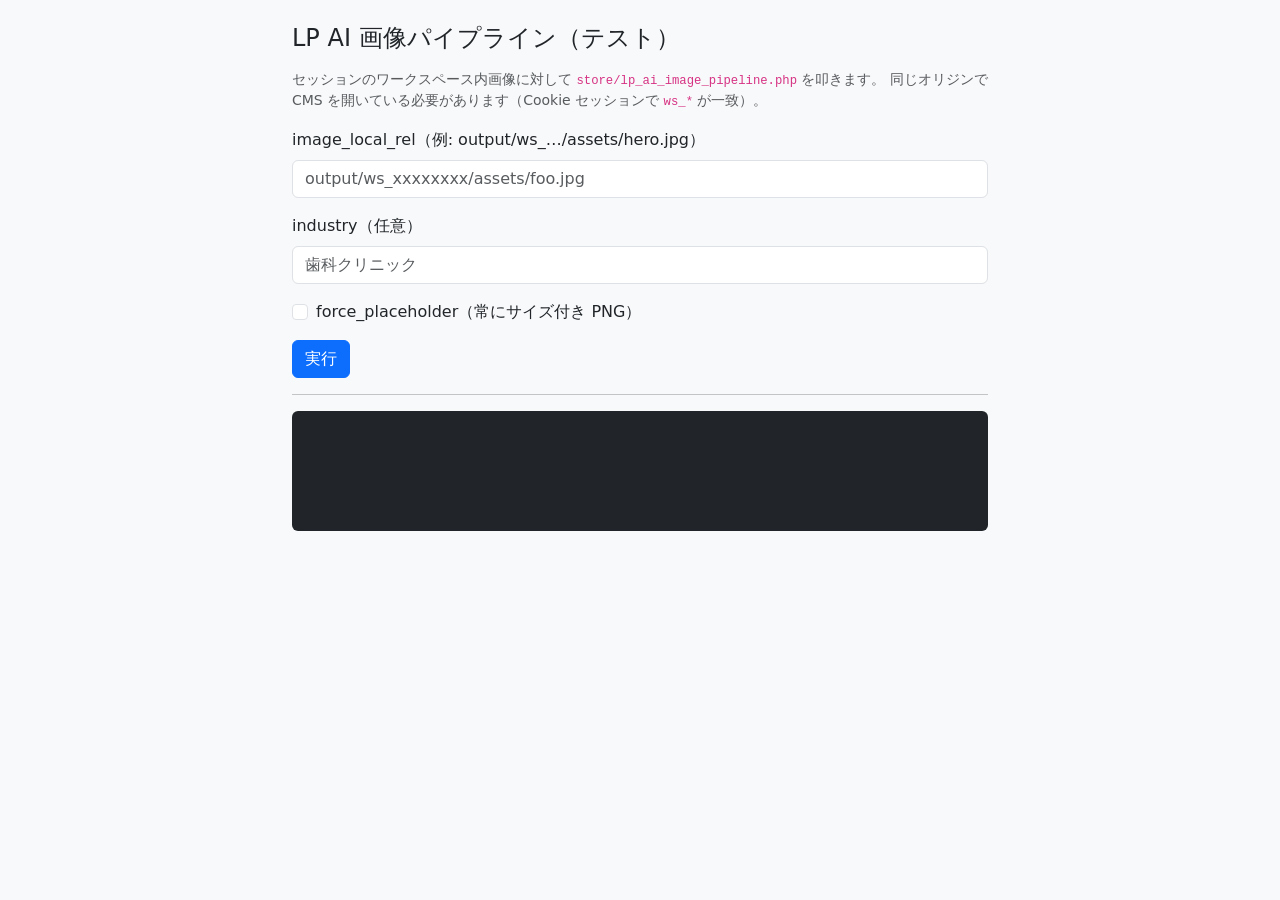
<file: current/lp_reverse_cms/lp_ai_image_pipeline_test.html>
<!DOCTYPE html>
<html lang="ja">
<head>
  <meta charset="UTF-8">
  <meta name="viewport" content="width=device-width, initial-scale=1">
  <title>LP AI 画像パイプライン（テスト）</title>
  <link rel="stylesheet" href="https://cdn.jsdelivr.net/npm/bootstrap@5.3.3/dist/css/bootstrap.min.css">
</head>
<body class="bg-light p-4">
  <div class="container" style="max-width:720px">
    <h1 class="h4 mb-3">LP AI 画像パイプライン（テスト）</h1>
    <p class="small text-muted mb-3">
      セッションのワークスペース内画像に対して <code>store/lp_ai_image_pipeline.php</code> を叩きます。
      同じオリジンで CMS を開いている必要があります（Cookie セッションで <code>ws_*</code> が一致）。
    </p>
    <div class="mb-3">
      <label class="form-label" for="rel">image_local_rel（例: output/ws_…/assets/hero.jpg）</label>
      <input type="text" id="rel" class="form-control" placeholder="output/ws_xxxxxxxx/assets/foo.jpg">
    </div>
    <div class="mb-3">
      <label class="form-label" for="industry">industry（任意）</label>
      <input type="text" id="industry" class="form-control" placeholder="歯科クリニック">
    </div>
    <div class="form-check mb-3">
      <input class="form-check-input" type="checkbox" id="forcePh">
      <label class="form-check-label" for="forcePh">force_placeholder（常にサイズ付き PNG）</label>
    </div>
    <button type="button" id="run" class="btn btn-primary">実行</button>
    <hr>
    <pre id="out" class="small bg-dark text-light p-3 rounded" style="min-height:120px;white-space:pre-wrap"></pre>
    <div id="thumb" class="mt-3"></div>
  </div>
  <script>
(function () {
  var run = document.getElementById('run');
  var out = document.getElementById('out');
  var thumb = document.getElementById('thumb');
  run.addEventListener('click', function () {
    out.textContent = '…';
    thumb.innerHTML = '';
    var rel = document.getElementById('rel').value.trim().replace(/^\/+/, '');
    var body = {
      image_local_rel: rel,
      industry: document.getElementById('industry').value.trim(),
      force_placeholder: document.getElementById('forcePh').checked
    };
    fetch('store/lp_ai_image_pipeline.php', {
      method: 'POST',
      headers: { 'Content-Type': 'application/json' },
      body: JSON.stringify(body)
    }).then(function (r) {
      return r.text().then(function (t) {
        try {
          var j = JSON.parse(t);
          out.textContent = JSON.stringify(j, null, 2);
          if (j.url) {
            var src = new URL(j.url, window.location.origin).href;
            thumb.innerHTML = '<p class="small mb-1">結果画像</p><img src="' + src + '" class="img-fluid border rounded" alt="">';
          }
        } catch (e) {
          out.textContent = t || r.statusText;
        }
        if (!r.ok) return;
      });
    }).catch(function (e) {
      out.textContent = String(e);
    });
  });
})();
  </script>
</body>
</html>
</file>
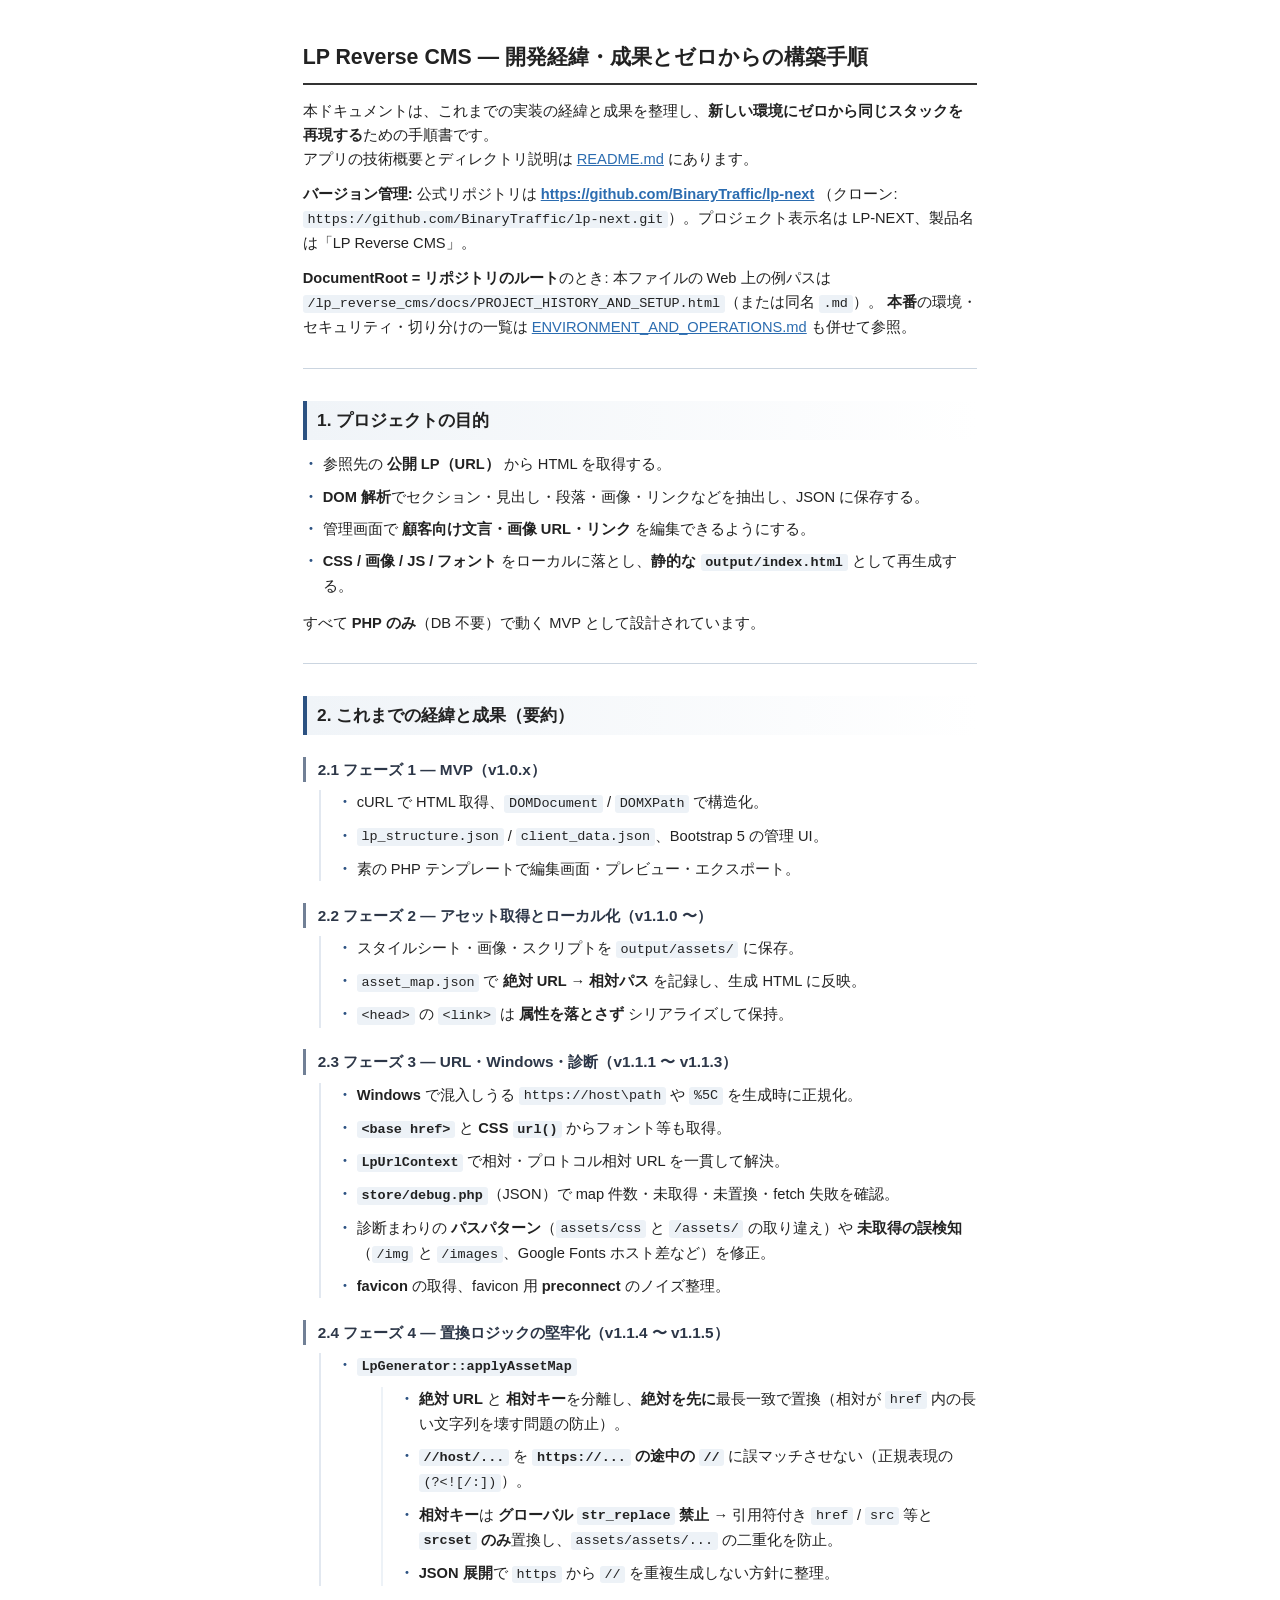
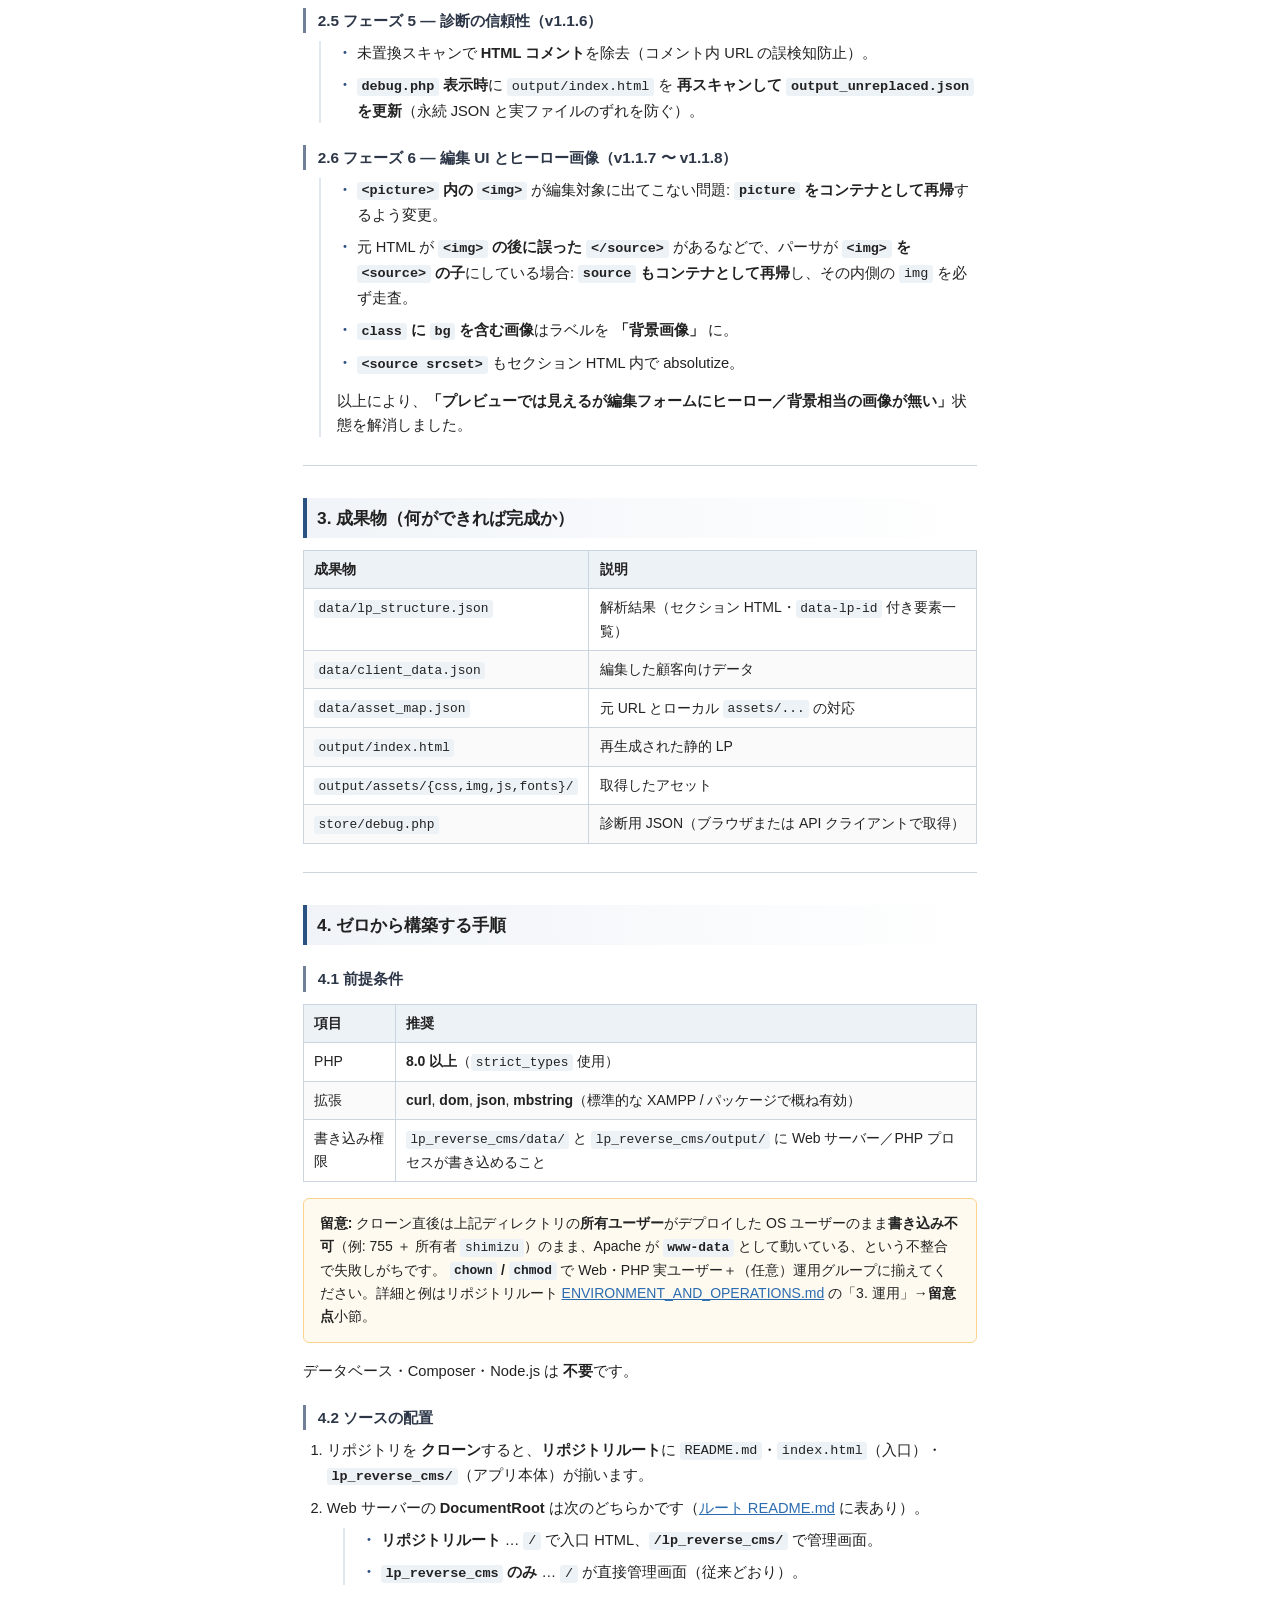
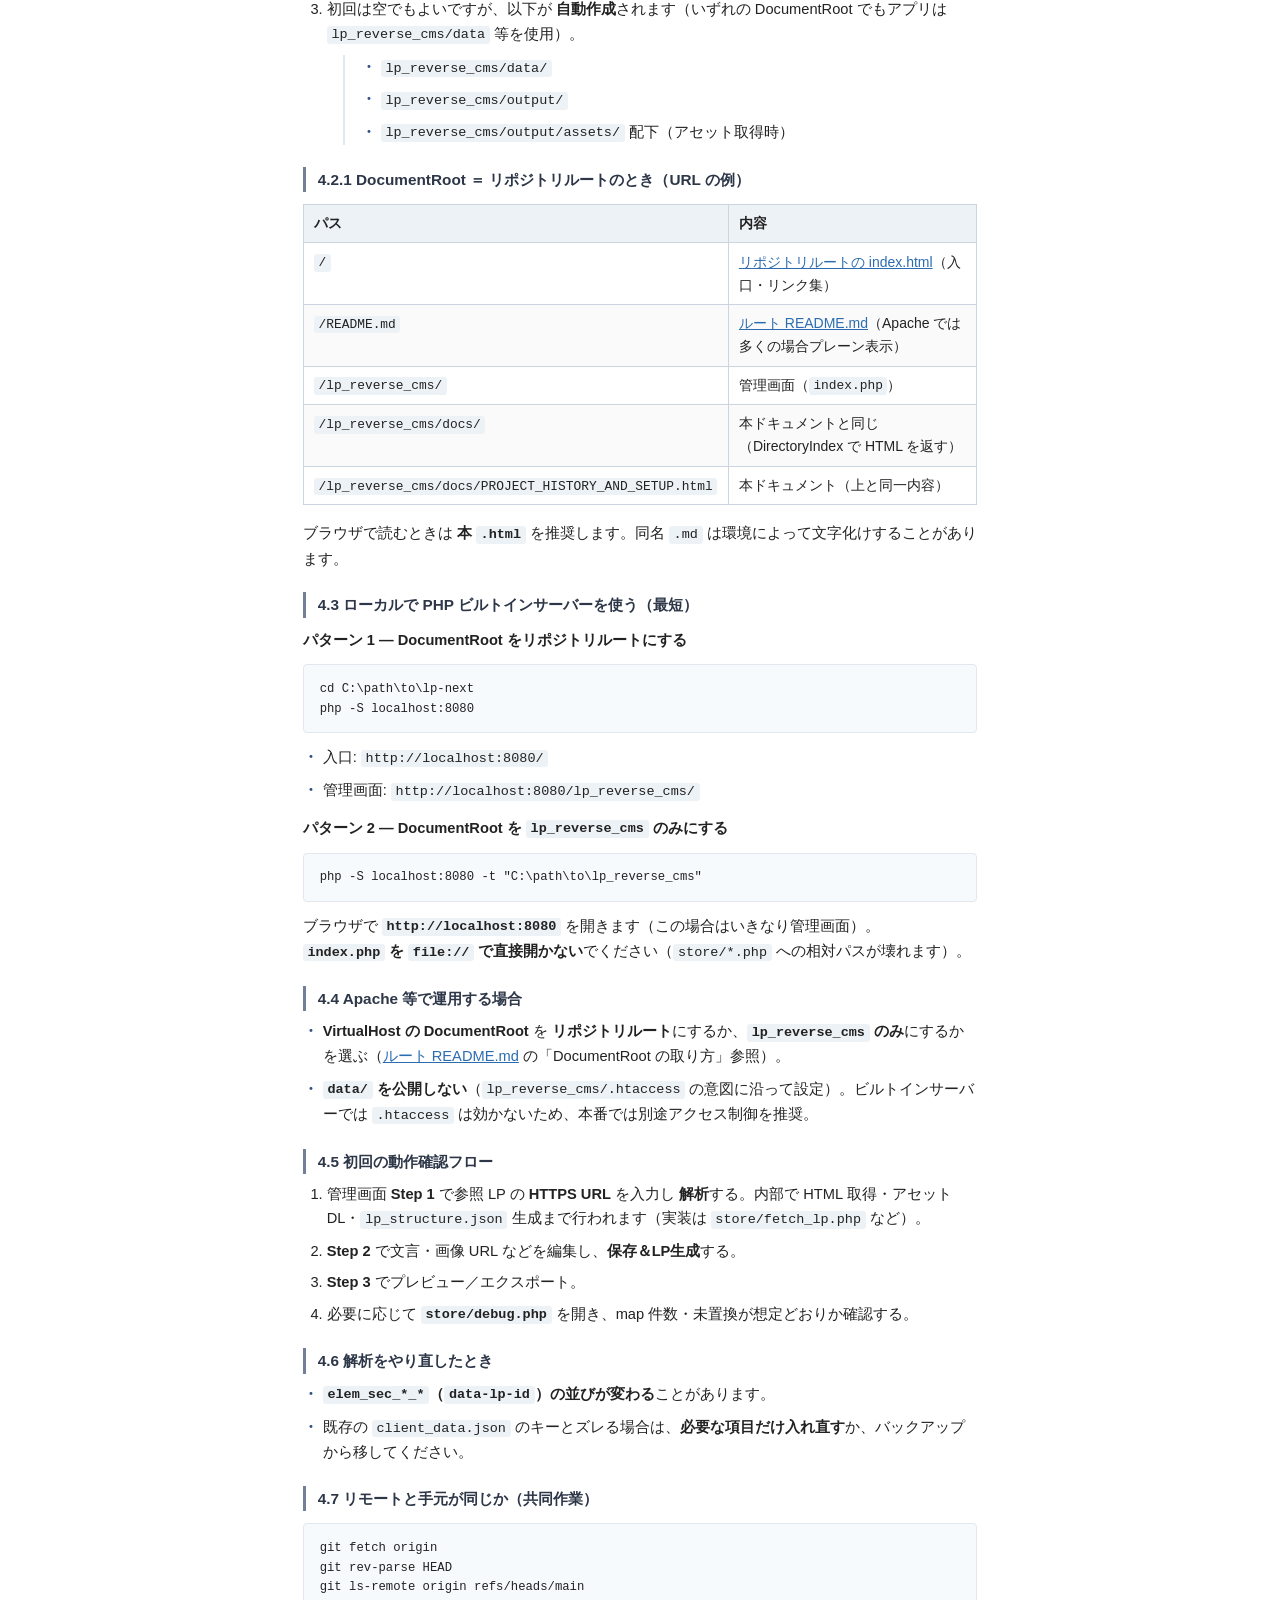
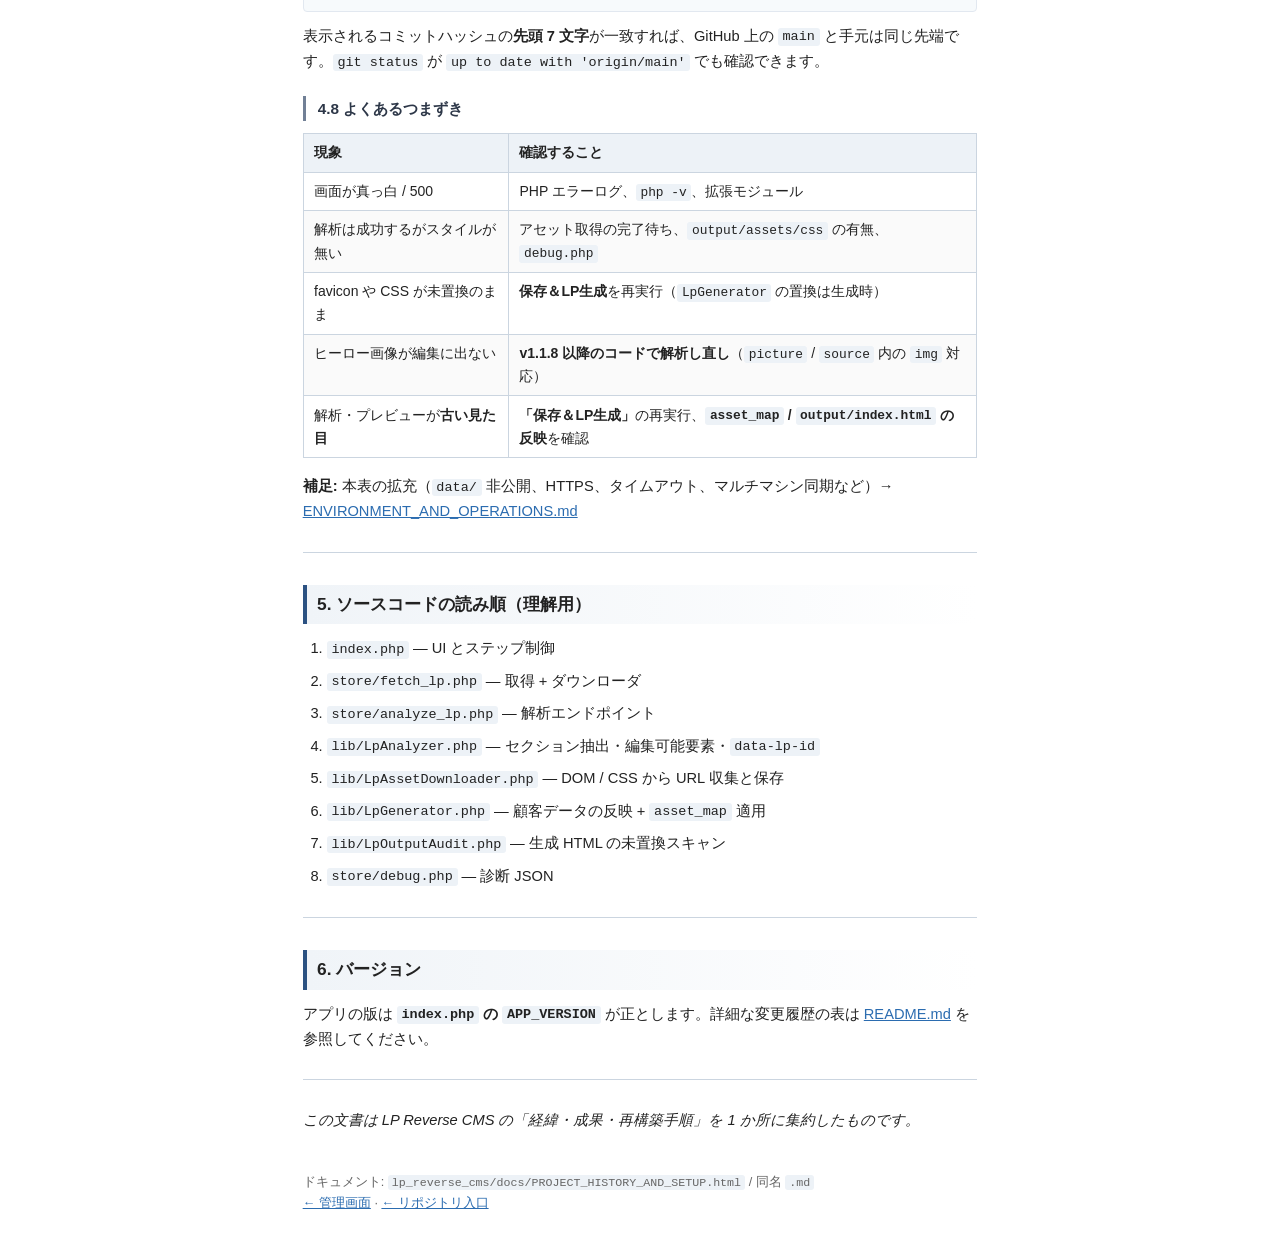
<file: lp_reverse_cms/docs/PROJECT_HISTORY_AND_SETUP.html>
<!DOCTYPE html>
<html lang="ja">
<head>
  <meta charset="UTF-8">
  <meta name="viewport" content="width=device-width, initial-scale=1">
  <title>LP Reverse CMS — 開発経緯・成果とゼロからの構築手順</title>
  <style>
    body {
      font-family: "Yu Gothic UI", "Meiryo", "Hiragino Sans", sans-serif;
      font-size: 11pt;
      line-height: 1.65;
      color: #222;
      max-width: 46em;
      margin: 2.5rem auto;
      padding: 0 2rem 3rem;
    }
    h1 {
      font-size: 16pt;
      border-bottom: 2px solid #333;
      padding-bottom: 0.35em;
      margin-top: 0;
    }
    h2 {
      font-size: 13pt;
      margin-top: 2rem;
      margin-bottom: 0.75rem;
      padding: 0.35rem 0 0.35rem 0.65rem;
      border-left: 4px solid #2c5282;
      background: linear-gradient(90deg, #f0f4f8 0%, transparent 100%);
    }
    h3 {
      font-size: 11.5pt;
      margin: 1.35rem 0 0.5rem;
      padding-left: 0.75rem;
      border-left: 3px solid #718096;
      color: #2d3748;
    }
    p {
      margin: 0.65rem 0;
    }
    hr {
      border: none;
      border-top: 1px solid #cbd5e0;
      margin: 1.75rem 0;
    }
    a {
      color: #2b6cb0;
    }
    a:hover {
      text-decoration: underline;
    }
    ul, ol {
      margin: 0.5rem 0 0.75rem;
      padding-left: 0;
    }
    ul.lead {
      list-style: none;
      padding-left: 0;
    }
    ul.lead > li {
      margin: 0.5rem 0;
      padding-left: 1.25rem;
      position: relative;
    }
    ul.lead > li::before {
      content: "・";
      position: absolute;
      left: 0;
      color: #2c5282;
      font-weight: bold;
    }
    .indent-1 {
      margin-left: 1rem;
      padding-left: 1rem;
      border-left: 2px solid #e2e8f0;
    }
    .indent-2 {
      margin-left: 1.5rem;
      padding-left: 1rem;
      border-left: 2px solid #edf2f7;
    }
    ol.steps {
      padding-left: 1.5rem;
    }
    ol.steps li {
      margin: 0.45rem 0;
    }
    table {
      width: 100%;
      border-collapse: collapse;
      font-size: 10.5pt;
      margin: 0.75rem 0 1rem;
    }
    th, td {
      border: 1px solid #cbd5e0;
      padding: 0.45rem 0.65rem;
      text-align: left;
      vertical-align: top;
    }
    th {
      background: #edf2f7;
      font-weight: 600;
    }
    tr:nth-child(even) td {
      background: #fafafa;
    }
    pre {
      margin: 0.75rem 0;
      padding: 0.85rem 1rem;
      background: #f7fafc;
      border: 1px solid #e2e8f0;
      border-radius: 4px;
      overflow-x: auto;
      font-size: 10pt;
      line-height: 1.45;
    }
    code {
      font-family: "Consolas", "Monaco", monospace;
      font-size: 0.92em;
      background: #edf2f7;
      padding: 0.1em 0.35em;
      border-radius: 3px;
    }
    pre code {
      background: none;
      padding: 0;
    }
    .note-box {
      margin: 1rem 0;
      padding: 0.85rem 1rem;
      background: #fffaf0;
      border: 1px solid #fbd38d;
      border-radius: 6px;
      font-size: 10.5pt;
    }
    footer {
      margin-top: 2.5rem;
      font-size: 9.5pt;
      color: #666;
    }
  </style>
</head>
<body>

  <h1>LP Reverse CMS — 開発経緯・成果とゼロからの構築手順</h1>

  <p>
    本ドキュメントは、これまでの実装の経緯と成果を整理し、<strong>新しい環境にゼロから同じスタックを再現する</strong>ための手順書です。<br>
    アプリの技術概要とディレクトリ説明は <a href="../README.md">README.md</a> にあります。
  </p>

  <p>
    <strong>バージョン管理:</strong> 公式リポジトリは <strong><a href="https://github.com/BinaryTraffic/lp-next">https://github.com/BinaryTraffic/lp-next</a></strong>
    （クローン: <code>https://github.com/BinaryTraffic/lp-next.git</code>）。プロジェクト表示名は LP-NEXT、製品名は「LP Reverse CMS」。
  </p>

  <p>
    <strong>DocumentRoot = リポジトリのルート</strong>のとき: 本ファイルの Web 上の例パスは
    <code>/lp_reverse_cms/docs/PROJECT_HISTORY_AND_SETUP.html</code>（または同名 <code>.md</code>）。
    <strong>本番</strong>の環境・セキュリティ・切り分けの一覧は
    <a href="../../ENVIRONMENT_AND_OPERATIONS.md">ENVIRONMENT_AND_OPERATIONS.md</a> も併せて参照。
  </p>

  <hr>

  <h2>1. プロジェクトの目的</h2>
  <ul class="lead">
    <li>参照先の <strong>公開 LP（URL）</strong> から HTML を取得する。</li>
    <li><strong>DOM 解析</strong>でセクション・見出し・段落・画像・リンクなどを抽出し、JSON に保存する。</li>
    <li>管理画面で <strong>顧客向け文言・画像 URL・リンク</strong> を編集できるようにする。</li>
    <li><strong>CSS / 画像 / JS / フォント</strong> をローカルに落とし、<strong>静的な <code>output/index.html</code></strong> として再生成する。</li>
  </ul>
  <p>すべて <strong>PHP のみ</strong>（DB 不要）で動く MVP として設計されています。</p>

  <hr>

  <h2>2. これまでの経緯と成果（要約）</h2>

  <h3>2.1 フェーズ 1 — MVP（v1.0.x）</h3>
  <div class="indent-1">
    <ul class="lead">
      <li>cURL で HTML 取得、<code>DOMDocument</code> / <code>DOMXPath</code> で構造化。</li>
      <li><code>lp_structure.json</code> / <code>client_data.json</code>、Bootstrap 5 の管理 UI。</li>
      <li>素の PHP テンプレートで編集画面・プレビュー・エクスポート。</li>
    </ul>
  </div>

  <h3>2.2 フェーズ 2 — アセット取得とローカル化（v1.1.0 〜）</h3>
  <div class="indent-1">
    <ul class="lead">
      <li>スタイルシート・画像・スクリプトを <code>output/assets/</code> に保存。</li>
      <li><code>asset_map.json</code> で <strong>絶対 URL → 相対パス</strong> を記録し、生成 HTML に反映。</li>
      <li><code>&lt;head&gt;</code> の <code>&lt;link&gt;</code> は <strong>属性を落とさず</strong> シリアライズして保持。</li>
    </ul>
  </div>

  <h3>2.3 フェーズ 3 — URL・Windows・診断（v1.1.1 〜 v1.1.3）</h3>
  <div class="indent-1">
    <ul class="lead">
      <li><strong>Windows</strong> で混入しうる <code>https://host\path</code> や <code>%5C</code> を生成時に正規化。</li>
      <li><strong><code>&lt;base href&gt;</code></strong> と <strong>CSS <code>url()</code></strong> からフォント等も取得。</li>
      <li><strong><code>LpUrlContext</code></strong> で相対・プロトコル相対 URL を一貫して解決。</li>
      <li><strong><code>store/debug.php</code></strong>（JSON）で map 件数・未取得・未置換・fetch 失敗を確認。</li>
      <li>診断まわりの <strong>パスパターン</strong>（<code>assets/css</code> と <code>/assets/</code> の取り違え）や <strong>未取得の誤検知</strong>（<code>/img</code> と <code>/images</code>、Google Fonts ホスト差など）を修正。</li>
      <li><strong>favicon</strong> の取得、favicon 用 <strong>preconnect</strong> のノイズ整理。</li>
    </ul>
  </div>

  <h3>2.4 フェーズ 4 — 置換ロジックの堅牢化（v1.1.4 〜 v1.1.5）</h3>
  <div class="indent-1">
    <ul class="lead">
      <li>
        <strong><code>LpGenerator::applyAssetMap</code></strong>
        <div class="indent-2">
          <ul class="lead">
            <li><strong>絶対 URL</strong> と <strong>相対キー</strong>を分離し、<strong>絶対を先に</strong>最長一致で置換（相対が <code>href</code> 内の長い文字列を壊す問題の防止）。</li>
            <li><strong><code>//host/...</code></strong> を <strong><code>https://...</code> の途中の <code>//</code></strong> に誤マッチさせない（正規表現の <code>(?&lt;![/:])</code>）。</li>
            <li><strong>相対キー</strong>は <strong>グローバル <code>str_replace</code> 禁止</strong> → 引用符付き <code>href</code> / <code>src</code> 等と <strong><code>srcset</code> のみ</strong>置換し、<code>assets/assets/...</code> の二重化を防止。</li>
            <li><strong>JSON 展開</strong>で <code>https</code> から <code>//</code> を重複生成しない方針に整理。</li>
          </ul>
        </div>
      </li>
    </ul>
  </div>

  <h3>2.5 フェーズ 5 — 診断の信頼性（v1.1.6）</h3>
  <div class="indent-1">
    <ul class="lead">
      <li>未置換スキャンで <strong>HTML コメント</strong>を除去（コメント内 URL の誤検知防止）。</li>
      <li><strong><code>debug.php</code> 表示時</strong>に <code>output/index.html</code> を <strong>再スキャンして <code>output_unreplaced.json</code> を更新</strong>（永続 JSON と実ファイルのずれを防ぐ）。</li>
    </ul>
  </div>

  <h3>2.6 フェーズ 6 — 編集 UI とヒーロー画像（v1.1.7 〜 v1.1.8）</h3>
  <div class="indent-1">
    <ul class="lead">
      <li><strong><code>&lt;picture&gt;</code> 内の <code>&lt;img&gt;</code></strong> が編集対象に出てこない問題: <strong><code>picture</code> をコンテナとして再帰</strong>するよう変更。</li>
      <li>元 HTML が <strong><code>&lt;img&gt;</code> の後に誤った <code>&lt;/source&gt;</code></strong> があるなどで、パーサが <strong><code>&lt;img&gt;</code> を <code>&lt;source&gt;</code> の子</strong>にしている場合: <strong><code>source</code> もコンテナとして再帰</strong>し、その内側の <code>img</code> を必ず走査。</li>
      <li><strong><code>class</code> に <code>bg</code> を含む画像</strong>はラベルを <strong>「背景画像」</strong> に。</li>
      <li><strong><code>&lt;source srcset&gt;</code></strong> もセクション HTML 内で absolutize。</li>
    </ul>
    <p>以上により、<strong>「プレビューでは見えるが編集フォームにヒーロー／背景相当の画像が無い」</strong>状態を解消しました。</p>
  </div>

  <hr>

  <h2>3. 成果物（何ができれば完成か）</h2>
  <table>
    <thead>
      <tr>
        <th>成果物</th>
        <th>説明</th>
      </tr>
    </thead>
    <tbody>
      <tr>
        <td><code>data/lp_structure.json</code></td>
        <td>解析結果（セクション HTML・<code>data-lp-id</code> 付き要素一覧）</td>
      </tr>
      <tr>
        <td><code>data/client_data.json</code></td>
        <td>編集した顧客向けデータ</td>
      </tr>
      <tr>
        <td><code>data/asset_map.json</code></td>
        <td>元 URL とローカル <code>assets/...</code> の対応</td>
      </tr>
      <tr>
        <td><code>output/index.html</code></td>
        <td>再生成された静的 LP</td>
      </tr>
      <tr>
        <td><code>output/assets/{css,img,js,fonts}/</code></td>
        <td>取得したアセット</td>
      </tr>
      <tr>
        <td><code>store/debug.php</code></td>
        <td>診断用 JSON（ブラウザまたは API クライアントで取得）</td>
      </tr>
    </tbody>
  </table>

  <hr>

  <h2>4. ゼロから構築する手順</h2>

  <h3>4.1 前提条件</h3>
  <table>
    <thead>
      <tr>
        <th>項目</th>
        <th>推奨</th>
      </tr>
    </thead>
    <tbody>
      <tr>
        <td>PHP</td>
        <td><strong>8.0 以上</strong>（<code>strict_types</code> 使用）</td>
      </tr>
      <tr>
        <td>拡張</td>
        <td><strong>curl</strong>, <strong>dom</strong>, <strong>json</strong>, <strong>mbstring</strong>（標準的な XAMPP / パッケージで概ね有効）</td>
      </tr>
      <tr>
        <td>書き込み権限</td>
        <td><code>lp_reverse_cms/data/</code> と <code>lp_reverse_cms/output/</code> に Web サーバー／PHP プロセスが書き込めること</td>
      </tr>
    </tbody>
  </table>

  <div class="note-box">
    <strong>留意:</strong> クローン直後は上記ディレクトリの<strong>所有ユーザー</strong>がデプロイした OS ユーザーのまま<strong>書き込み不可</strong>（例: 755 ＋ 所有者 <code>shimizu</code>）のまま、Apache が <strong><code>www-data</code></strong> として動いている、という不整合で失敗しがちです。
    <strong><code>chown</code> / <code>chmod</code></strong> で Web・PHP 実ユーザー＋（任意）運用グループに揃えてください。詳細と例はリポジトリルート
    <a href="../../ENVIRONMENT_AND_OPERATIONS.md">ENVIRONMENT_AND_OPERATIONS.md</a> の「3. 運用」→<strong>留意点</strong>小節。
  </div>

  <p>データベース・Composer・Node.js は <strong>不要</strong>です。</p>

  <h3>4.2 ソースの配置</h3>
  <ol class="steps">
    <li>リポジトリを <strong>クローン</strong>すると、<strong>リポジトリルート</strong>に <code>README.md</code>・<code>index.html</code>（入口）・<strong><code>lp_reverse_cms/</code></strong>（アプリ本体）が揃います。</li>
    <li>
      Web サーバーの <strong>DocumentRoot</strong> は次のどちらかです（<a href="../../README.md">ルート README.md</a> に表あり）。
      <div class="indent-1">
        <ul class="lead">
          <li><strong>リポジトリルート</strong> … <code>/</code> で入口 HTML、<strong><code>/lp_reverse_cms/</code></strong> で管理画面。</li>
          <li><strong><code>lp_reverse_cms</code> のみ</strong> … <code>/</code> が直接管理画面（従来どおり）。</li>
        </ul>
      </div>
    </li>
    <li>
      初回は空でもよいですが、以下が <strong>自動作成</strong>されます（いずれの DocumentRoot でもアプリは <code>lp_reverse_cms/data</code> 等を使用）。
      <div class="indent-1">
        <ul class="lead">
          <li><code>lp_reverse_cms/data/</code></li>
          <li><code>lp_reverse_cms/output/</code></li>
          <li><code>lp_reverse_cms/output/assets/</code> 配下（アセット取得時）</li>
        </ul>
      </div>
    </li>
  </ol>

  <h3>4.2.1 DocumentRoot ＝ リポジトリルートのとき（URL の例）</h3>
  <table>
    <thead>
      <tr>
        <th>パス</th>
        <th>内容</th>
      </tr>
    </thead>
    <tbody>
      <tr>
        <td><code>/</code></td>
        <td><a href="../../index.html">リポジトリルートの index.html</a>（入口・リンク集）</td>
      </tr>
      <tr>
        <td><code>/README.md</code></td>
        <td><a href="../../README.md">ルート README.md</a>（Apache では多くの場合プレーン表示）</td>
      </tr>
      <tr>
        <td><code>/lp_reverse_cms/</code></td>
        <td>管理画面（<code>index.php</code>）</td>
      </tr>
      <tr>
        <td><code>/lp_reverse_cms/docs/</code></td>
        <td>本ドキュメントと同じ（DirectoryIndex で HTML を返す）</td>
      </tr>
      <tr>
        <td><code>/lp_reverse_cms/docs/PROJECT_HISTORY_AND_SETUP.html</code></td>
        <td>本ドキュメント（上と同一内容）</td>
      </tr>
    </tbody>
  </table>
  <p>ブラウザで読むときは <strong>本 <code>.html</code></strong> を推奨します。同名 <code>.md</code> は環境によって文字化けすることがあります。</p>

  <h3>4.3 ローカルで PHP ビルトインサーバーを使う（最短）</h3>
  <p><strong>パターン 1 — DocumentRoot をリポジトリルートにする</strong></p>
  <pre><code>cd C:\path\to\lp-next
php -S localhost:8080</code></pre>
  <ul class="lead">
    <li>入口: <code>http://localhost:8080/</code></li>
    <li>管理画面: <code>http://localhost:8080/lp_reverse_cms/</code></li>
  </ul>

  <p><strong>パターン 2 — DocumentRoot を <code>lp_reverse_cms</code> のみにする</strong></p>
  <pre><code>php -S localhost:8080 -t "C:\path\to\lp_reverse_cms"</code></pre>
  <p>ブラウザで <strong><code>http://localhost:8080</code></strong> を開きます（この場合はいきなり管理画面）。<br>
  <strong><code>index.php</code> を <code>file://</code> で直接開かない</strong>でください（<code>store/*.php</code> への相対パスが壊れます）。</p>

  <h3>4.4 Apache 等で運用する場合</h3>
  <ul class="lead">
    <li><strong>VirtualHost の DocumentRoot</strong> を <strong>リポジトリルート</strong>にするか、<strong><code>lp_reverse_cms</code> のみ</strong>にするかを選ぶ（<a href="../../README.md">ルート README.md</a> の「DocumentRoot の取り方」参照）。</li>
    <li><strong><code>data/</code> を公開しない</strong>（<code>lp_reverse_cms/.htaccess</code> の意図に沿って設定）。ビルトインサーバーでは <code>.htaccess</code> は効かないため、本番では別途アクセス制御を推奨。</li>
  </ul>

  <h3>4.5 初回の動作確認フロー</h3>
  <ol class="steps">
    <li>管理画面 <strong>Step 1</strong> で参照 LP の <strong>HTTPS URL</strong> を入力し <strong>解析</strong>する。内部で HTML 取得・アセット DL・<code>lp_structure.json</code> 生成まで行われます（実装は <code>store/fetch_lp.php</code> など）。</li>
    <li><strong>Step 2</strong> で文言・画像 URL などを編集し、<strong>保存＆LP生成</strong>する。</li>
    <li><strong>Step 3</strong> でプレビュー／エクスポート。</li>
    <li>必要に応じて <strong><code>store/debug.php</code></strong> を開き、map 件数・未置換が想定どおりか確認する。</li>
  </ol>

  <h3>4.6 解析をやり直したとき</h3>
  <ul class="lead">
    <li><strong><code>elem_sec_*_*</code>（<code>data-lp-id</code>）の並びが変わる</strong>ことがあります。</li>
    <li>既存の <code>client_data.json</code> のキーとズレる場合は、<strong>必要な項目だけ入れ直す</strong>か、バックアップから移してください。</li>
  </ul>

  <h3>4.7 リモートと手元が同じか（共同作業）</h3>
  <pre><code>git fetch origin
git rev-parse HEAD
git ls-remote origin refs/heads/main</code></pre>
  <p>表示されるコミットハッシュの<strong>先頭 7 文字</strong>が一致すれば、GitHub 上の <code>main</code> と手元は同じ先端です。<code>git status</code> が <code>up to date with 'origin/main'</code> でも確認できます。</p>

  <h3>4.8 よくあるつまずき</h3>
  <table>
    <thead>
      <tr>
        <th>現象</th>
        <th>確認すること</th>
      </tr>
    </thead>
    <tbody>
      <tr>
        <td>画面が真っ白 / 500</td>
        <td>PHP エラーログ、<code>php -v</code>、拡張モジュール</td>
      </tr>
      <tr>
        <td>解析は成功するがスタイルが無い</td>
        <td>アセット取得の完了待ち、<code>output/assets/css</code> の有無、<code>debug.php</code></td>
      </tr>
      <tr>
        <td>favicon や CSS が未置換のまま</td>
        <td><strong>保存＆LP生成</strong>を再実行（<code>LpGenerator</code> の置換は生成時）</td>
      </tr>
      <tr>
        <td>ヒーロー画像が編集に出ない</td>
        <td><strong>v1.1.8 以降のコードで解析し直し</strong>（<code>picture</code> / <code>source</code> 内の <code>img</code> 対応）</td>
      </tr>
      <tr>
        <td>解析・プレビューが<strong>古い見た目</strong></td>
        <td><strong>「保存＆LP生成」</strong>の再実行、<strong><code>asset_map</code> / <code>output/index.html</code> の反映</strong>を確認</td>
      </tr>
    </tbody>
  </table>
  <p><strong>補足:</strong> 本表の拡充（<code>data/</code> 非公開、HTTPS、タイムアウト、マルチマシン同期など）→ <a href="../../ENVIRONMENT_AND_OPERATIONS.md">ENVIRONMENT_AND_OPERATIONS.md</a></p>

  <hr>

  <h2>5. ソースコードの読み順（理解用）</h2>
  <ol class="steps">
    <li><code>index.php</code> — UI とステップ制御</li>
    <li><code>store/fetch_lp.php</code> — 取得 + ダウンローダ</li>
    <li><code>store/analyze_lp.php</code> — 解析エンドポイント</li>
    <li><code>lib/LpAnalyzer.php</code> — セクション抽出・編集可能要素・<code>data-lp-id</code></li>
    <li><code>lib/LpAssetDownloader.php</code> — DOM / CSS から URL 収集と保存</li>
    <li><code>lib/LpGenerator.php</code> — 顧客データの反映 + <code>asset_map</code> 適用</li>
    <li><code>lib/LpOutputAudit.php</code> — 生成 HTML の未置換スキャン</li>
    <li><code>store/debug.php</code> — 診断 JSON</li>
  </ol>

  <hr>

  <h2>6. バージョン</h2>
  <p>アプリの版は <strong><code>index.php</code> の <code>APP_VERSION</code></strong> が正とします。詳細な変更履歴の表は <a href="../README.md">README.md</a> を参照してください。</p>

  <hr>

  <p><em>この文書は LP Reverse CMS の「経緯・成果・再構築手順」を 1 か所に集約したものです。</em></p>

  <footer>
    ドキュメント: <code>lp_reverse_cms/docs/PROJECT_HISTORY_AND_SETUP.html</code> / 同名 <code>.md</code><br>
    <a href="../">← 管理画面</a> · <a href="../../">← リポジトリ入口</a>
  </footer>

</body>
</html>
</file>
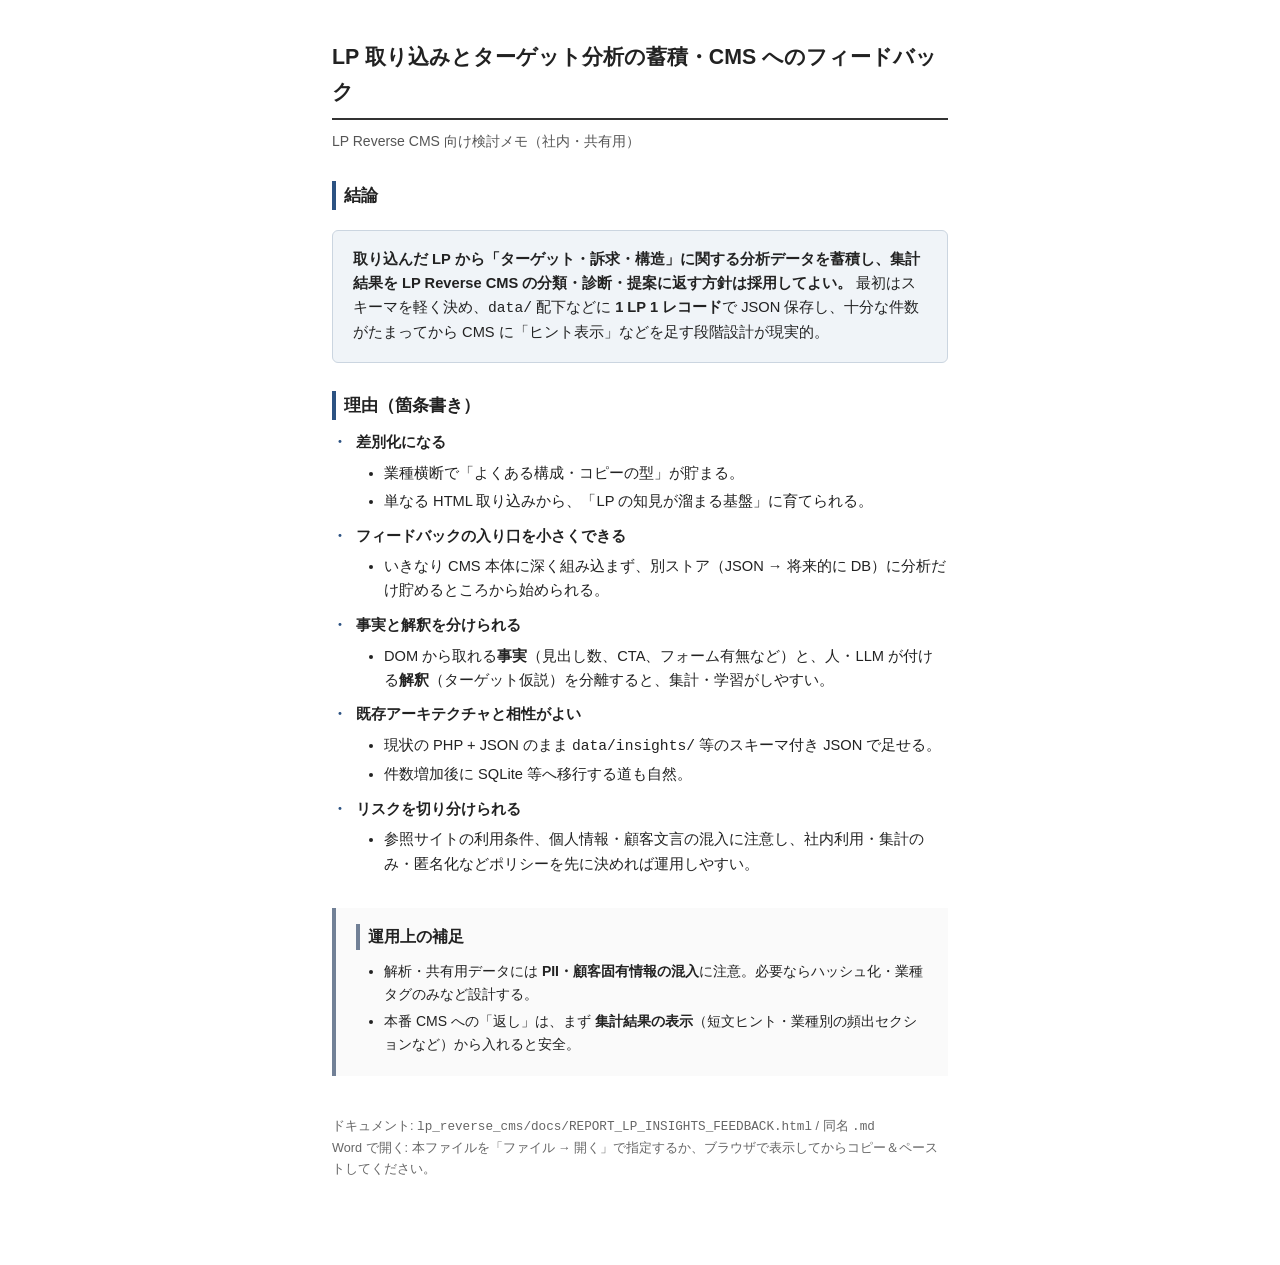
<file: lp_reverse_cms/docs/REPORT_LP_INSIGHTS_FEEDBACK.html>
<!DOCTYPE html>
<html lang="ja">
<head>
  <meta charset="UTF-8">
  <meta name="viewport" content="width=device-width, initial-scale=1">
  <title>レポート：LP 分析の蓄積と CMS へのフィードバック</title>
  <style>
    body {
      font-family: "Yu Gothic UI", "Meiryo", "Hiragino Sans", sans-serif;
      font-size: 11pt;
      line-height: 1.65;
      color: #222;
      max-width: 42em;
      margin: 2.5rem auto;
      padding: 0 2rem 3rem;
    }
    h1 {
      font-size: 16pt;
      border-bottom: 2px solid #333;
      padding-bottom: 0.35em;
      margin-top: 0;
    }
    h2 {
      font-size: 13pt;
      margin-top: 1.75rem;
      margin-bottom: 0.6rem;
      padding-left: 0.5rem;
      border-left: 4px solid #2c5282;
    }
    .conclusion-box {
      background: #f0f4f8;
      border: 1px solid #cbd5e0;
      border-radius: 6px;
      padding: 1rem 1.25rem 1.1rem;
      margin: 1.25rem 0 1.5rem;
    }
    .conclusion-box p {
      margin: 0;
    }
    ul.reasons {
      margin: 0.5rem 0 0;
      padding-left: 0;
      list-style: none;
    }
    ul.reasons > li {
      margin: 0.65rem 0;
      padding-left: 1.5rem;
      position: relative;
    }
    ul.reasons > li::before {
      content: "・";
      position: absolute;
      left: 0;
      font-weight: bold;
      color: #2c5282;
    }
    ul.nested {
      margin: 0.4rem 0 0.2rem 0;
      padding-left: 1.75rem;
      list-style-type: disc;
    }
    ul.nested li {
      margin: 0.25rem 0;
    }
    .note {
      margin-top: 2rem;
      padding: 1rem 1.25rem;
      background: #fafafa;
      border-left: 4px solid #718096;
      font-size: 10.5pt;
    }
    .note h2 {
      border-left-color: #718096;
      margin-top: 0;
      font-size: 12pt;
    }
    footer {
      margin-top: 2.5rem;
      font-size: 9.5pt;
      color: #666;
    }
  </style>
</head>
<body>

  <h1>LP 取り込みとターゲット分析の蓄積・CMS へのフィードバック</h1>
  <p style="color:#555;font-size:10.5pt;margin-top:-0.25rem;">LP Reverse CMS 向け検討メモ（社内・共有用）</p>

  <h2>結論</h2>
  <div class="conclusion-box">
    <p>
      <strong>取り込んだ LP から「ターゲット・訴求・構造」に関する分析データを蓄積し、集計結果を LP Reverse CMS の分類・診断・提案に返す方針は採用してよい。</strong>
      最初はスキーマを軽く決め、<code>data/</code> 配下などに <strong>1 LP 1 レコード</strong>で JSON 保存し、十分な件数がたまってから CMS に「ヒント表示」などを足す段階設計が現実的。
    </p>
  </div>

  <h2>理由（箇条書き）</h2>
  <ul class="reasons">
    <li>
      <strong>差別化になる</strong>
      <ul class="nested">
        <li>業種横断で「よくある構成・コピーの型」が貯まる。</li>
        <li>単なる HTML 取り込みから、「LP の知見が溜まる基盤」に育てられる。</li>
      </ul>
    </li>
    <li>
      <strong>フィードバックの入り口を小さくできる</strong>
      <ul class="nested">
        <li>いきなり CMS 本体に深く組み込まず、別ストア（JSON → 将来的に DB）に分析だけ貯めるところから始められる。</li>
      </ul>
    </li>
    <li>
      <strong>事実と解釈を分けられる</strong>
      <ul class="nested">
        <li>DOM から取れる<strong>事実</strong>（見出し数、CTA、フォーム有無など）と、人・LLM が付ける<strong>解釈</strong>（ターゲット仮説）を分離すると、集計・学習がしやすい。</li>
      </ul>
    </li>
    <li>
      <strong>既存アーキテクチャと相性がよい</strong>
      <ul class="nested">
        <li>現状の PHP + JSON のまま <code>data/insights/</code> 等のスキーマ付き JSON で足せる。</li>
        <li>件数増加後に SQLite 等へ移行する道も自然。</li>
      </ul>
    </li>
    <li>
      <strong>リスクを切り分けられる</strong>
      <ul class="nested">
        <li>参照サイトの利用条件、個人情報・顧客文言の混入に注意し、社内利用・集計のみ・匿名化などポリシーを先に決めれば運用しやすい。</li>
      </ul>
    </li>
  </ul>

  <div class="note">
    <h2>運用上の補足</h2>
    <ul class="nested" style="margin-top:0.5rem;">
      <li>解析・共有用データには <strong>PII・顧客固有情報の混入</strong>に注意。必要ならハッシュ化・業種タグのみなど設計する。</li>
      <li>本番 CMS への「返し」は、まず <strong>集計結果の表示</strong>（短文ヒント・業種別の頻出セクションなど）から入れると安全。</li>
    </ul>
  </div>

  <footer>
    ドキュメント: <code>lp_reverse_cms/docs/REPORT_LP_INSIGHTS_FEEDBACK.html</code> / 同名 <code>.md</code><br>
    Word で開く: 本ファイルを「ファイル → 開く」で指定するか、ブラウザで表示してからコピー＆ペーストしてください。
  </footer>

</body>
</html>
</file>
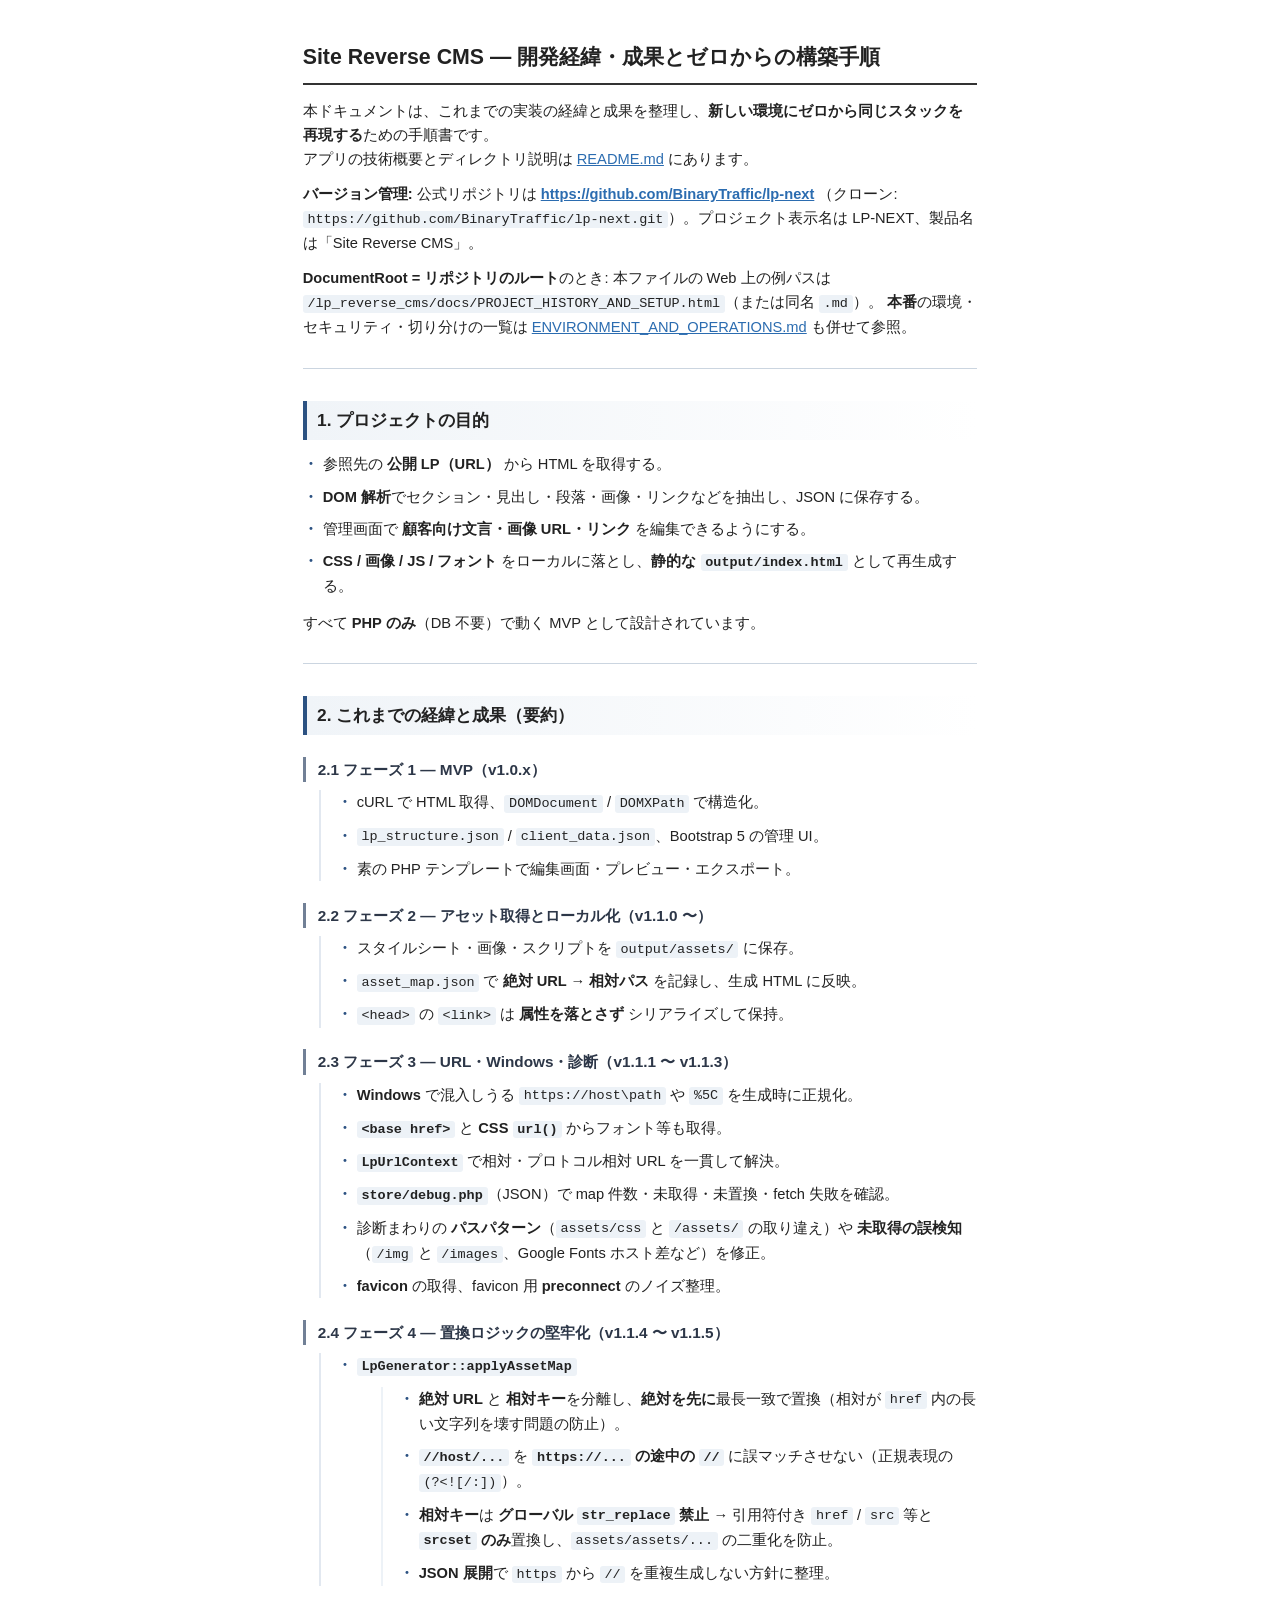
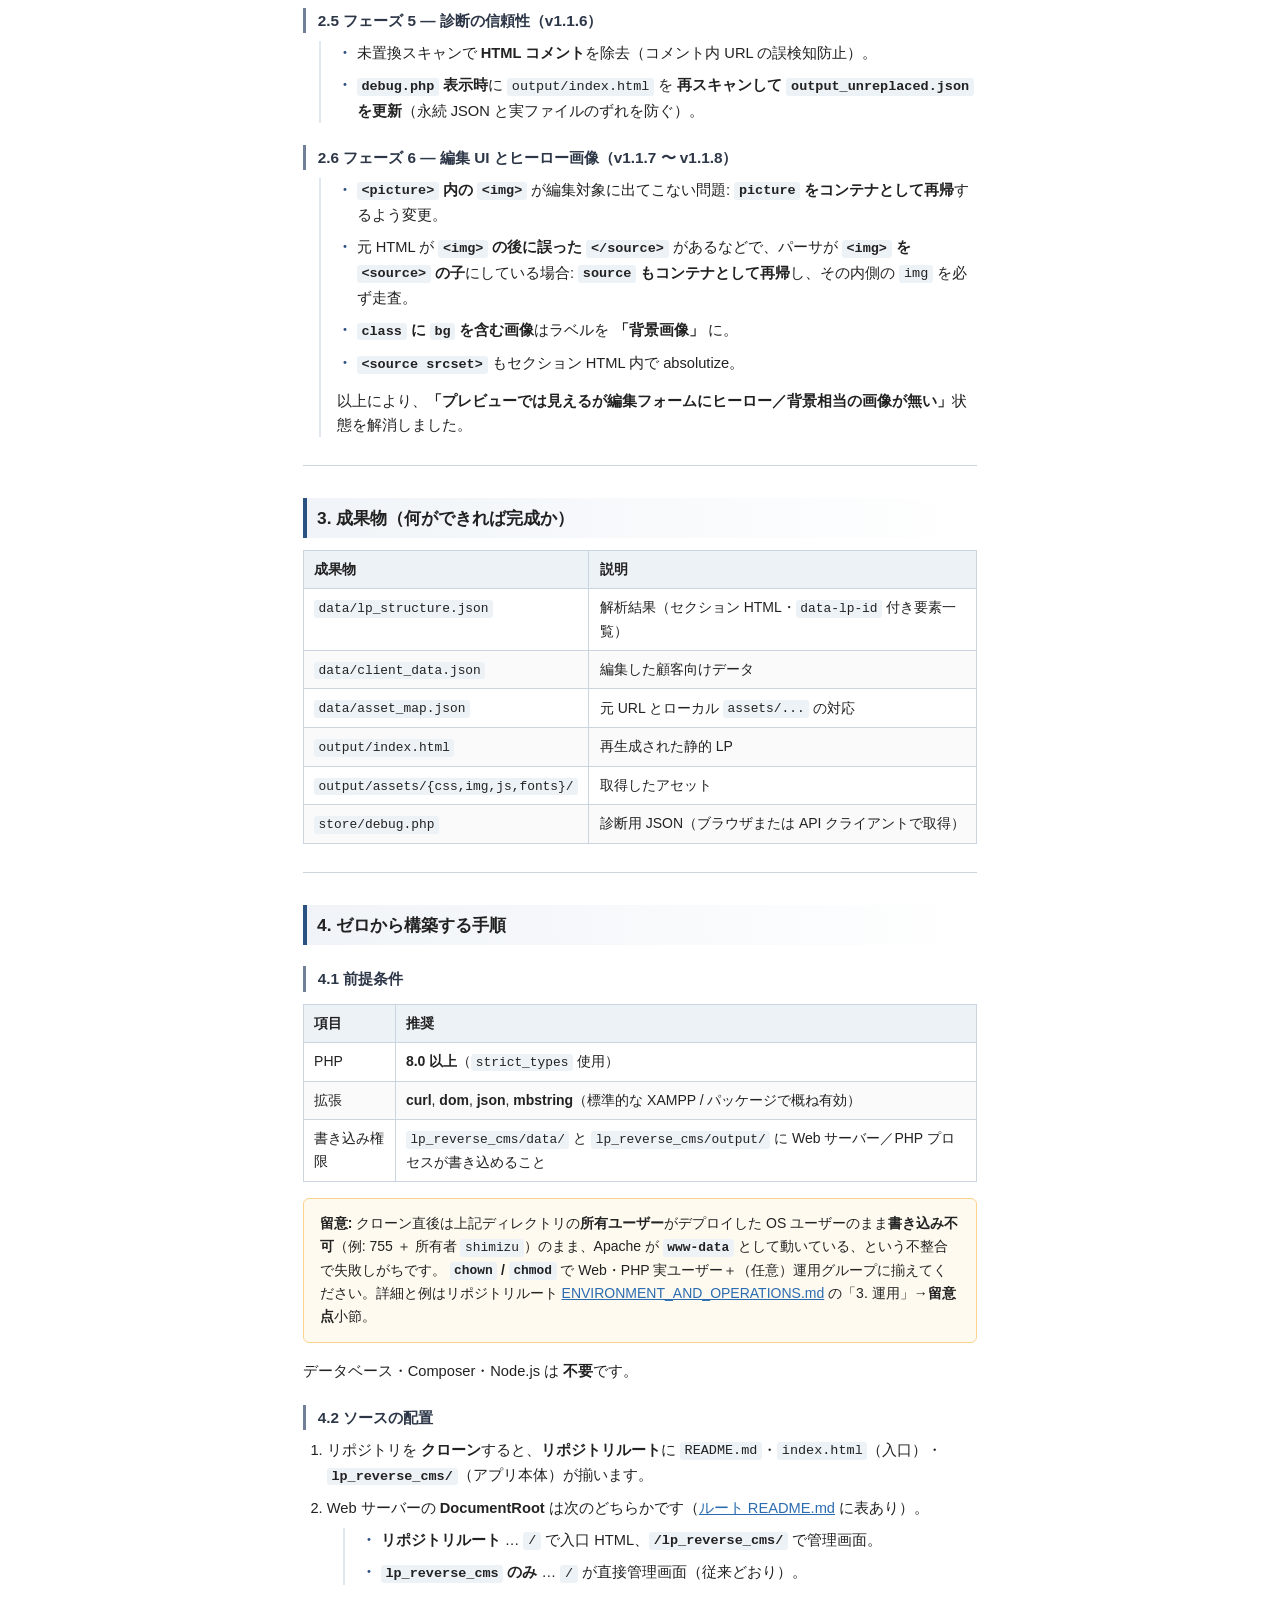
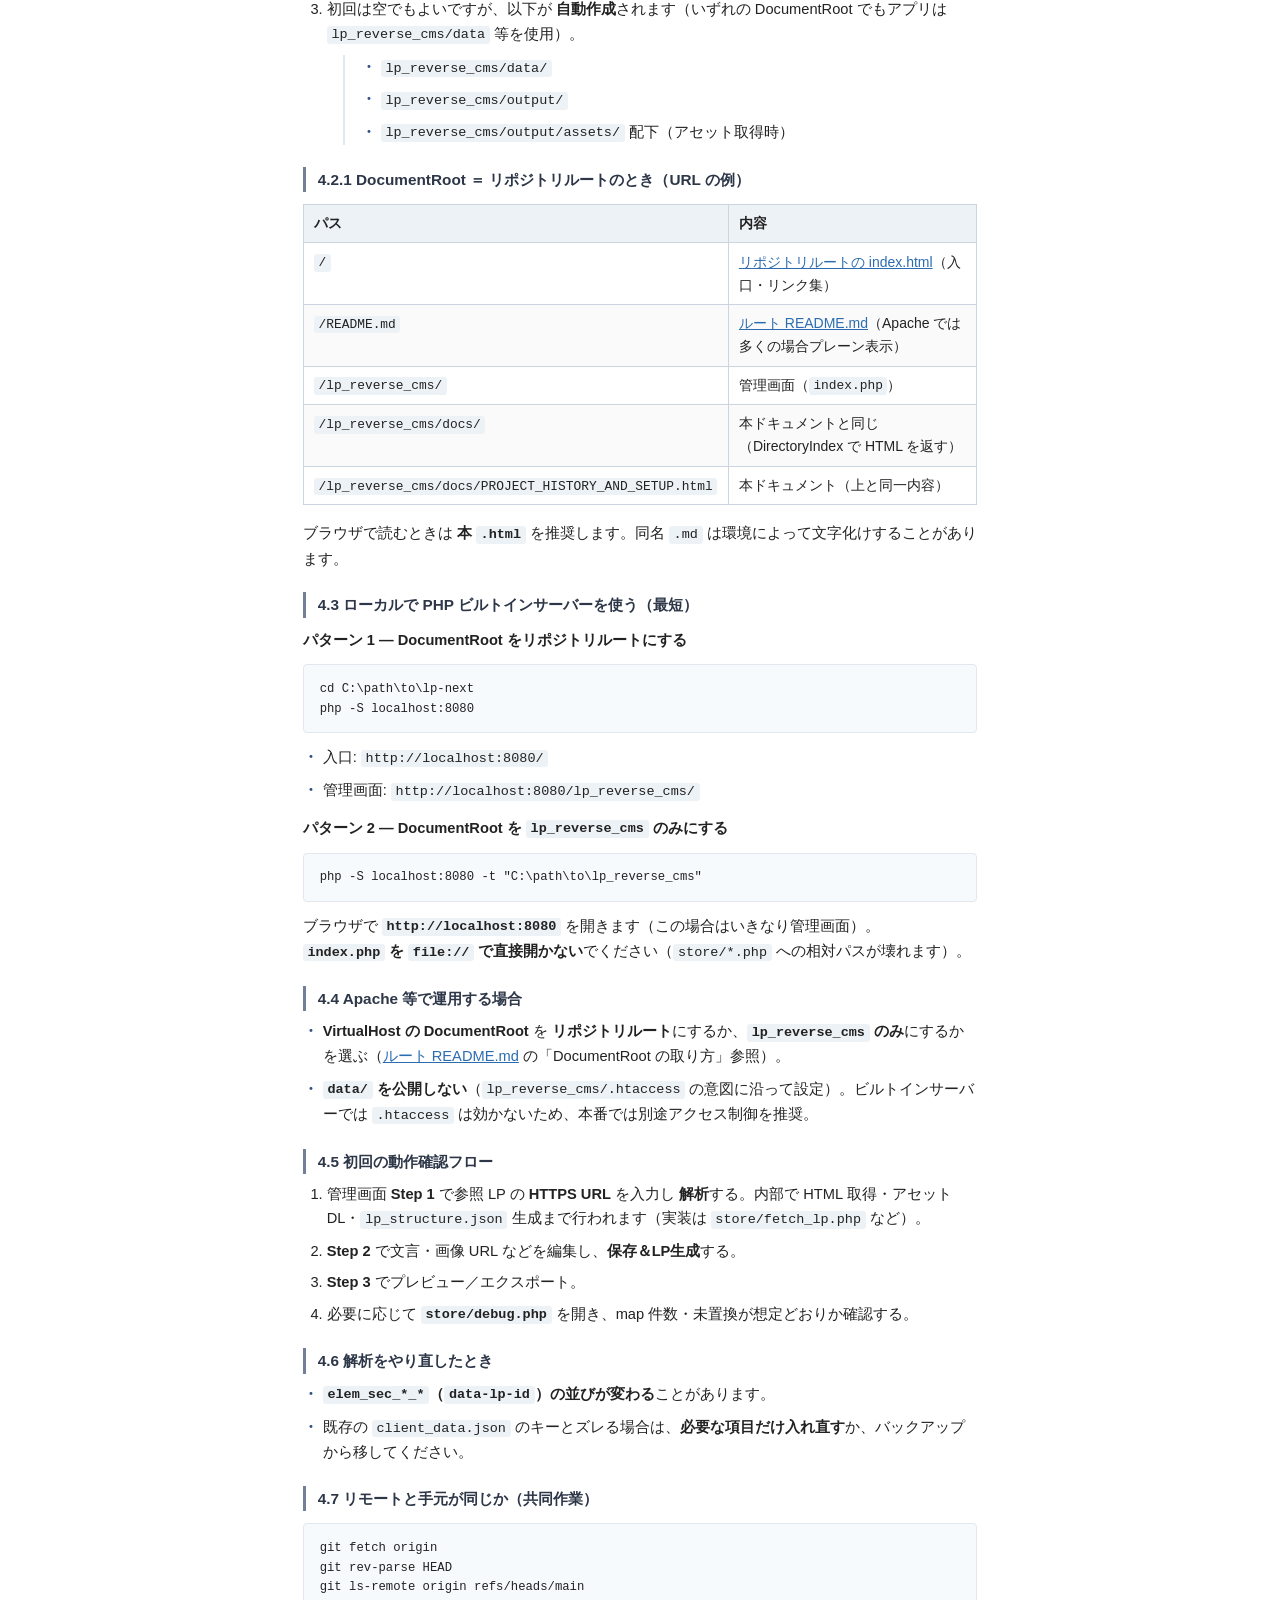
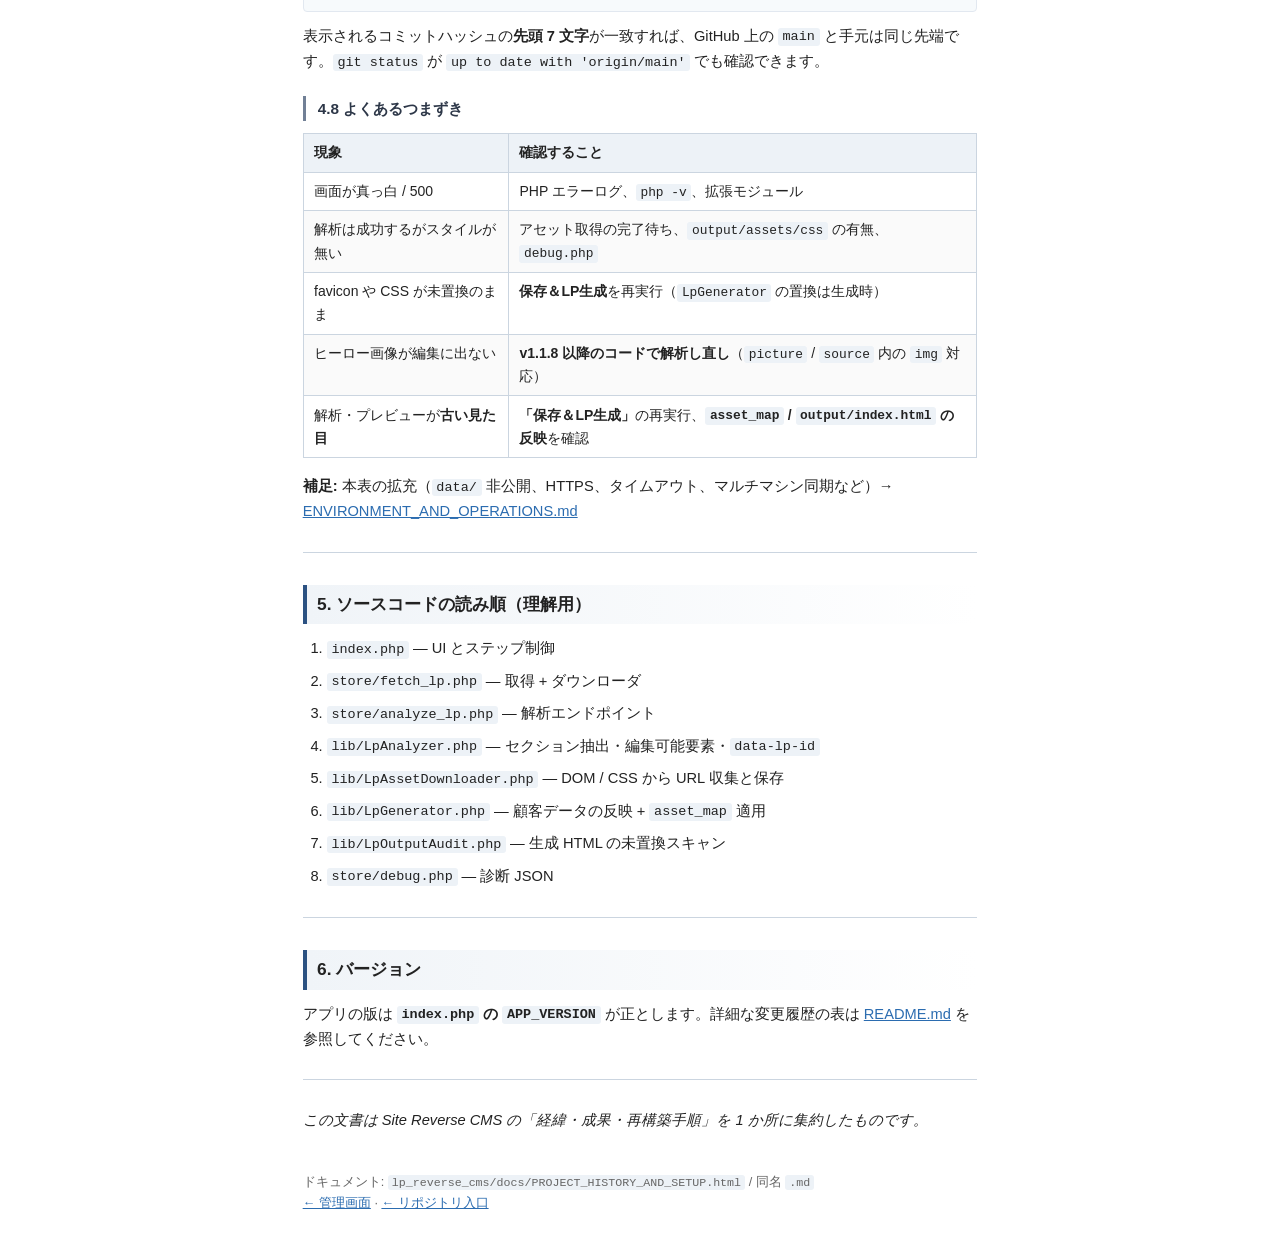
<file: current/lp_reverse_cms/docs/PROJECT_HISTORY_AND_SETUP.html>
<!DOCTYPE html>
<html lang="ja">
<head>
  <meta charset="UTF-8">
  <meta name="viewport" content="width=device-width, initial-scale=1">
  <title>Site Reverse CMS — 開発経緯・成果とゼロからの構築手順</title>
  <style>
    body {
      font-family: "Yu Gothic UI", "Meiryo", "Hiragino Sans", sans-serif;
      font-size: 11pt;
      line-height: 1.65;
      color: #222;
      max-width: 46em;
      margin: 2.5rem auto;
      padding: 0 2rem 3rem;
    }
    h1 {
      font-size: 16pt;
      border-bottom: 2px solid #333;
      padding-bottom: 0.35em;
      margin-top: 0;
    }
    h2 {
      font-size: 13pt;
      margin-top: 2rem;
      margin-bottom: 0.75rem;
      padding: 0.35rem 0 0.35rem 0.65rem;
      border-left: 4px solid #2c5282;
      background: linear-gradient(90deg, #f0f4f8 0%, transparent 100%);
    }
    h3 {
      font-size: 11.5pt;
      margin: 1.35rem 0 0.5rem;
      padding-left: 0.75rem;
      border-left: 3px solid #718096;
      color: #2d3748;
    }
    p {
      margin: 0.65rem 0;
    }
    hr {
      border: none;
      border-top: 1px solid #cbd5e0;
      margin: 1.75rem 0;
    }
    a {
      color: #2b6cb0;
    }
    a:hover {
      text-decoration: underline;
    }
    ul, ol {
      margin: 0.5rem 0 0.75rem;
      padding-left: 0;
    }
    ul.lead {
      list-style: none;
      padding-left: 0;
    }
    ul.lead > li {
      margin: 0.5rem 0;
      padding-left: 1.25rem;
      position: relative;
    }
    ul.lead > li::before {
      content: "・";
      position: absolute;
      left: 0;
      color: #2c5282;
      font-weight: bold;
    }
    .indent-1 {
      margin-left: 1rem;
      padding-left: 1rem;
      border-left: 2px solid #e2e8f0;
    }
    .indent-2 {
      margin-left: 1.5rem;
      padding-left: 1rem;
      border-left: 2px solid #edf2f7;
    }
    ol.steps {
      padding-left: 1.5rem;
    }
    ol.steps li {
      margin: 0.45rem 0;
    }
    table {
      width: 100%;
      border-collapse: collapse;
      font-size: 10.5pt;
      margin: 0.75rem 0 1rem;
    }
    th, td {
      border: 1px solid #cbd5e0;
      padding: 0.45rem 0.65rem;
      text-align: left;
      vertical-align: top;
    }
    th {
      background: #edf2f7;
      font-weight: 600;
    }
    tr:nth-child(even) td {
      background: #fafafa;
    }
    pre {
      margin: 0.75rem 0;
      padding: 0.85rem 1rem;
      background: #f7fafc;
      border: 1px solid #e2e8f0;
      border-radius: 4px;
      overflow-x: auto;
      font-size: 10pt;
      line-height: 1.45;
    }
    code {
      font-family: "Consolas", "Monaco", monospace;
      font-size: 0.92em;
      background: #edf2f7;
      padding: 0.1em 0.35em;
      border-radius: 3px;
    }
    pre code {
      background: none;
      padding: 0;
    }
    .note-box {
      margin: 1rem 0;
      padding: 0.85rem 1rem;
      background: #fffaf0;
      border: 1px solid #fbd38d;
      border-radius: 6px;
      font-size: 10.5pt;
    }
    footer {
      margin-top: 2.5rem;
      font-size: 9.5pt;
      color: #666;
    }
  </style>
</head>
<body>

  <h1>Site Reverse CMS — 開発経緯・成果とゼロからの構築手順</h1>

  <p>
    本ドキュメントは、これまでの実装の経緯と成果を整理し、<strong>新しい環境にゼロから同じスタックを再現する</strong>ための手順書です。<br>
    アプリの技術概要とディレクトリ説明は <a href="../README.md">README.md</a> にあります。
  </p>

  <p>
    <strong>バージョン管理:</strong> 公式リポジトリは <strong><a href="https://github.com/BinaryTraffic/lp-next">https://github.com/BinaryTraffic/lp-next</a></strong>
    （クローン: <code>https://github.com/BinaryTraffic/lp-next.git</code>）。プロジェクト表示名は LP-NEXT、製品名は「Site Reverse CMS」。
  </p>

  <p>
    <strong>DocumentRoot = リポジトリのルート</strong>のとき: 本ファイルの Web 上の例パスは
    <code>/lp_reverse_cms/docs/PROJECT_HISTORY_AND_SETUP.html</code>（または同名 <code>.md</code>）。
    <strong>本番</strong>の環境・セキュリティ・切り分けの一覧は
    <a href="../../ENVIRONMENT_AND_OPERATIONS.md">ENVIRONMENT_AND_OPERATIONS.md</a> も併せて参照。
  </p>

  <hr>

  <h2>1. プロジェクトの目的</h2>
  <ul class="lead">
    <li>参照先の <strong>公開 LP（URL）</strong> から HTML を取得する。</li>
    <li><strong>DOM 解析</strong>でセクション・見出し・段落・画像・リンクなどを抽出し、JSON に保存する。</li>
    <li>管理画面で <strong>顧客向け文言・画像 URL・リンク</strong> を編集できるようにする。</li>
    <li><strong>CSS / 画像 / JS / フォント</strong> をローカルに落とし、<strong>静的な <code>output/index.html</code></strong> として再生成する。</li>
  </ul>
  <p>すべて <strong>PHP のみ</strong>（DB 不要）で動く MVP として設計されています。</p>

  <hr>

  <h2>2. これまでの経緯と成果（要約）</h2>

  <h3>2.1 フェーズ 1 — MVP（v1.0.x）</h3>
  <div class="indent-1">
    <ul class="lead">
      <li>cURL で HTML 取得、<code>DOMDocument</code> / <code>DOMXPath</code> で構造化。</li>
      <li><code>lp_structure.json</code> / <code>client_data.json</code>、Bootstrap 5 の管理 UI。</li>
      <li>素の PHP テンプレートで編集画面・プレビュー・エクスポート。</li>
    </ul>
  </div>

  <h3>2.2 フェーズ 2 — アセット取得とローカル化（v1.1.0 〜）</h3>
  <div class="indent-1">
    <ul class="lead">
      <li>スタイルシート・画像・スクリプトを <code>output/assets/</code> に保存。</li>
      <li><code>asset_map.json</code> で <strong>絶対 URL → 相対パス</strong> を記録し、生成 HTML に反映。</li>
      <li><code>&lt;head&gt;</code> の <code>&lt;link&gt;</code> は <strong>属性を落とさず</strong> シリアライズして保持。</li>
    </ul>
  </div>

  <h3>2.3 フェーズ 3 — URL・Windows・診断（v1.1.1 〜 v1.1.3）</h3>
  <div class="indent-1">
    <ul class="lead">
      <li><strong>Windows</strong> で混入しうる <code>https://host\path</code> や <code>%5C</code> を生成時に正規化。</li>
      <li><strong><code>&lt;base href&gt;</code></strong> と <strong>CSS <code>url()</code></strong> からフォント等も取得。</li>
      <li><strong><code>LpUrlContext</code></strong> で相対・プロトコル相対 URL を一貫して解決。</li>
      <li><strong><code>store/debug.php</code></strong>（JSON）で map 件数・未取得・未置換・fetch 失敗を確認。</li>
      <li>診断まわりの <strong>パスパターン</strong>（<code>assets/css</code> と <code>/assets/</code> の取り違え）や <strong>未取得の誤検知</strong>（<code>/img</code> と <code>/images</code>、Google Fonts ホスト差など）を修正。</li>
      <li><strong>favicon</strong> の取得、favicon 用 <strong>preconnect</strong> のノイズ整理。</li>
    </ul>
  </div>

  <h3>2.4 フェーズ 4 — 置換ロジックの堅牢化（v1.1.4 〜 v1.1.5）</h3>
  <div class="indent-1">
    <ul class="lead">
      <li>
        <strong><code>LpGenerator::applyAssetMap</code></strong>
        <div class="indent-2">
          <ul class="lead">
            <li><strong>絶対 URL</strong> と <strong>相対キー</strong>を分離し、<strong>絶対を先に</strong>最長一致で置換（相対が <code>href</code> 内の長い文字列を壊す問題の防止）。</li>
            <li><strong><code>//host/...</code></strong> を <strong><code>https://...</code> の途中の <code>//</code></strong> に誤マッチさせない（正規表現の <code>(?&lt;![/:])</code>）。</li>
            <li><strong>相対キー</strong>は <strong>グローバル <code>str_replace</code> 禁止</strong> → 引用符付き <code>href</code> / <code>src</code> 等と <strong><code>srcset</code> のみ</strong>置換し、<code>assets/assets/...</code> の二重化を防止。</li>
            <li><strong>JSON 展開</strong>で <code>https</code> から <code>//</code> を重複生成しない方針に整理。</li>
          </ul>
        </div>
      </li>
    </ul>
  </div>

  <h3>2.5 フェーズ 5 — 診断の信頼性（v1.1.6）</h3>
  <div class="indent-1">
    <ul class="lead">
      <li>未置換スキャンで <strong>HTML コメント</strong>を除去（コメント内 URL の誤検知防止）。</li>
      <li><strong><code>debug.php</code> 表示時</strong>に <code>output/index.html</code> を <strong>再スキャンして <code>output_unreplaced.json</code> を更新</strong>（永続 JSON と実ファイルのずれを防ぐ）。</li>
    </ul>
  </div>

  <h3>2.6 フェーズ 6 — 編集 UI とヒーロー画像（v1.1.7 〜 v1.1.8）</h3>
  <div class="indent-1">
    <ul class="lead">
      <li><strong><code>&lt;picture&gt;</code> 内の <code>&lt;img&gt;</code></strong> が編集対象に出てこない問題: <strong><code>picture</code> をコンテナとして再帰</strong>するよう変更。</li>
      <li>元 HTML が <strong><code>&lt;img&gt;</code> の後に誤った <code>&lt;/source&gt;</code></strong> があるなどで、パーサが <strong><code>&lt;img&gt;</code> を <code>&lt;source&gt;</code> の子</strong>にしている場合: <strong><code>source</code> もコンテナとして再帰</strong>し、その内側の <code>img</code> を必ず走査。</li>
      <li><strong><code>class</code> に <code>bg</code> を含む画像</strong>はラベルを <strong>「背景画像」</strong> に。</li>
      <li><strong><code>&lt;source srcset&gt;</code></strong> もセクション HTML 内で absolutize。</li>
    </ul>
    <p>以上により、<strong>「プレビューでは見えるが編集フォームにヒーロー／背景相当の画像が無い」</strong>状態を解消しました。</p>
  </div>

  <hr>

  <h2>3. 成果物（何ができれば完成か）</h2>
  <table>
    <thead>
      <tr>
        <th>成果物</th>
        <th>説明</th>
      </tr>
    </thead>
    <tbody>
      <tr>
        <td><code>data/lp_structure.json</code></td>
        <td>解析結果（セクション HTML・<code>data-lp-id</code> 付き要素一覧）</td>
      </tr>
      <tr>
        <td><code>data/client_data.json</code></td>
        <td>編集した顧客向けデータ</td>
      </tr>
      <tr>
        <td><code>data/asset_map.json</code></td>
        <td>元 URL とローカル <code>assets/...</code> の対応</td>
      </tr>
      <tr>
        <td><code>output/index.html</code></td>
        <td>再生成された静的 LP</td>
      </tr>
      <tr>
        <td><code>output/assets/{css,img,js,fonts}/</code></td>
        <td>取得したアセット</td>
      </tr>
      <tr>
        <td><code>store/debug.php</code></td>
        <td>診断用 JSON（ブラウザまたは API クライアントで取得）</td>
      </tr>
    </tbody>
  </table>

  <hr>

  <h2>4. ゼロから構築する手順</h2>

  <h3>4.1 前提条件</h3>
  <table>
    <thead>
      <tr>
        <th>項目</th>
        <th>推奨</th>
      </tr>
    </thead>
    <tbody>
      <tr>
        <td>PHP</td>
        <td><strong>8.0 以上</strong>（<code>strict_types</code> 使用）</td>
      </tr>
      <tr>
        <td>拡張</td>
        <td><strong>curl</strong>, <strong>dom</strong>, <strong>json</strong>, <strong>mbstring</strong>（標準的な XAMPP / パッケージで概ね有効）</td>
      </tr>
      <tr>
        <td>書き込み権限</td>
        <td><code>lp_reverse_cms/data/</code> と <code>lp_reverse_cms/output/</code> に Web サーバー／PHP プロセスが書き込めること</td>
      </tr>
    </tbody>
  </table>

  <div class="note-box">
    <strong>留意:</strong> クローン直後は上記ディレクトリの<strong>所有ユーザー</strong>がデプロイした OS ユーザーのまま<strong>書き込み不可</strong>（例: 755 ＋ 所有者 <code>shimizu</code>）のまま、Apache が <strong><code>www-data</code></strong> として動いている、という不整合で失敗しがちです。
    <strong><code>chown</code> / <code>chmod</code></strong> で Web・PHP 実ユーザー＋（任意）運用グループに揃えてください。詳細と例はリポジトリルート
    <a href="../../ENVIRONMENT_AND_OPERATIONS.md">ENVIRONMENT_AND_OPERATIONS.md</a> の「3. 運用」→<strong>留意点</strong>小節。
  </div>

  <p>データベース・Composer・Node.js は <strong>不要</strong>です。</p>

  <h3>4.2 ソースの配置</h3>
  <ol class="steps">
    <li>リポジトリを <strong>クローン</strong>すると、<strong>リポジトリルート</strong>に <code>README.md</code>・<code>index.html</code>（入口）・<strong><code>lp_reverse_cms/</code></strong>（アプリ本体）が揃います。</li>
    <li>
      Web サーバーの <strong>DocumentRoot</strong> は次のどちらかです（<a href="../../README.md">ルート README.md</a> に表あり）。
      <div class="indent-1">
        <ul class="lead">
          <li><strong>リポジトリルート</strong> … <code>/</code> で入口 HTML、<strong><code>/lp_reverse_cms/</code></strong> で管理画面。</li>
          <li><strong><code>lp_reverse_cms</code> のみ</strong> … <code>/</code> が直接管理画面（従来どおり）。</li>
        </ul>
      </div>
    </li>
    <li>
      初回は空でもよいですが、以下が <strong>自動作成</strong>されます（いずれの DocumentRoot でもアプリは <code>lp_reverse_cms/data</code> 等を使用）。
      <div class="indent-1">
        <ul class="lead">
          <li><code>lp_reverse_cms/data/</code></li>
          <li><code>lp_reverse_cms/output/</code></li>
          <li><code>lp_reverse_cms/output/assets/</code> 配下（アセット取得時）</li>
        </ul>
      </div>
    </li>
  </ol>

  <h3>4.2.1 DocumentRoot ＝ リポジトリルートのとき（URL の例）</h3>
  <table>
    <thead>
      <tr>
        <th>パス</th>
        <th>内容</th>
      </tr>
    </thead>
    <tbody>
      <tr>
        <td><code>/</code></td>
        <td><a href="../../index.html">リポジトリルートの index.html</a>（入口・リンク集）</td>
      </tr>
      <tr>
        <td><code>/README.md</code></td>
        <td><a href="../../README.md">ルート README.md</a>（Apache では多くの場合プレーン表示）</td>
      </tr>
      <tr>
        <td><code>/lp_reverse_cms/</code></td>
        <td>管理画面（<code>index.php</code>）</td>
      </tr>
      <tr>
        <td><code>/lp_reverse_cms/docs/</code></td>
        <td>本ドキュメントと同じ（DirectoryIndex で HTML を返す）</td>
      </tr>
      <tr>
        <td><code>/lp_reverse_cms/docs/PROJECT_HISTORY_AND_SETUP.html</code></td>
        <td>本ドキュメント（上と同一内容）</td>
      </tr>
    </tbody>
  </table>
  <p>ブラウザで読むときは <strong>本 <code>.html</code></strong> を推奨します。同名 <code>.md</code> は環境によって文字化けすることがあります。</p>

  <h3>4.3 ローカルで PHP ビルトインサーバーを使う（最短）</h3>
  <p><strong>パターン 1 — DocumentRoot をリポジトリルートにする</strong></p>
  <pre><code>cd C:\path\to\lp-next
php -S localhost:8080</code></pre>
  <ul class="lead">
    <li>入口: <code>http://localhost:8080/</code></li>
    <li>管理画面: <code>http://localhost:8080/lp_reverse_cms/</code></li>
  </ul>

  <p><strong>パターン 2 — DocumentRoot を <code>lp_reverse_cms</code> のみにする</strong></p>
  <pre><code>php -S localhost:8080 -t "C:\path\to\lp_reverse_cms"</code></pre>
  <p>ブラウザで <strong><code>http://localhost:8080</code></strong> を開きます（この場合はいきなり管理画面）。<br>
  <strong><code>index.php</code> を <code>file://</code> で直接開かない</strong>でください（<code>store/*.php</code> への相対パスが壊れます）。</p>

  <h3>4.4 Apache 等で運用する場合</h3>
  <ul class="lead">
    <li><strong>VirtualHost の DocumentRoot</strong> を <strong>リポジトリルート</strong>にするか、<strong><code>lp_reverse_cms</code> のみ</strong>にするかを選ぶ（<a href="../../README.md">ルート README.md</a> の「DocumentRoot の取り方」参照）。</li>
    <li><strong><code>data/</code> を公開しない</strong>（<code>lp_reverse_cms/.htaccess</code> の意図に沿って設定）。ビルトインサーバーでは <code>.htaccess</code> は効かないため、本番では別途アクセス制御を推奨。</li>
  </ul>

  <h3>4.5 初回の動作確認フロー</h3>
  <ol class="steps">
    <li>管理画面 <strong>Step 1</strong> で参照 LP の <strong>HTTPS URL</strong> を入力し <strong>解析</strong>する。内部で HTML 取得・アセット DL・<code>lp_structure.json</code> 生成まで行われます（実装は <code>store/fetch_lp.php</code> など）。</li>
    <li><strong>Step 2</strong> で文言・画像 URL などを編集し、<strong>保存＆LP生成</strong>する。</li>
    <li><strong>Step 3</strong> でプレビュー／エクスポート。</li>
    <li>必要に応じて <strong><code>store/debug.php</code></strong> を開き、map 件数・未置換が想定どおりか確認する。</li>
  </ol>

  <h3>4.6 解析をやり直したとき</h3>
  <ul class="lead">
    <li><strong><code>elem_sec_*_*</code>（<code>data-lp-id</code>）の並びが変わる</strong>ことがあります。</li>
    <li>既存の <code>client_data.json</code> のキーとズレる場合は、<strong>必要な項目だけ入れ直す</strong>か、バックアップから移してください。</li>
  </ul>

  <h3>4.7 リモートと手元が同じか（共同作業）</h3>
  <pre><code>git fetch origin
git rev-parse HEAD
git ls-remote origin refs/heads/main</code></pre>
  <p>表示されるコミットハッシュの<strong>先頭 7 文字</strong>が一致すれば、GitHub 上の <code>main</code> と手元は同じ先端です。<code>git status</code> が <code>up to date with 'origin/main'</code> でも確認できます。</p>

  <h3>4.8 よくあるつまずき</h3>
  <table>
    <thead>
      <tr>
        <th>現象</th>
        <th>確認すること</th>
      </tr>
    </thead>
    <tbody>
      <tr>
        <td>画面が真っ白 / 500</td>
        <td>PHP エラーログ、<code>php -v</code>、拡張モジュール</td>
      </tr>
      <tr>
        <td>解析は成功するがスタイルが無い</td>
        <td>アセット取得の完了待ち、<code>output/assets/css</code> の有無、<code>debug.php</code></td>
      </tr>
      <tr>
        <td>favicon や CSS が未置換のまま</td>
        <td><strong>保存＆LP生成</strong>を再実行（<code>LpGenerator</code> の置換は生成時）</td>
      </tr>
      <tr>
        <td>ヒーロー画像が編集に出ない</td>
        <td><strong>v1.1.8 以降のコードで解析し直し</strong>（<code>picture</code> / <code>source</code> 内の <code>img</code> 対応）</td>
      </tr>
      <tr>
        <td>解析・プレビューが<strong>古い見た目</strong></td>
        <td><strong>「保存＆LP生成」</strong>の再実行、<strong><code>asset_map</code> / <code>output/index.html</code> の反映</strong>を確認</td>
      </tr>
    </tbody>
  </table>
  <p><strong>補足:</strong> 本表の拡充（<code>data/</code> 非公開、HTTPS、タイムアウト、マルチマシン同期など）→ <a href="../../ENVIRONMENT_AND_OPERATIONS.md">ENVIRONMENT_AND_OPERATIONS.md</a></p>

  <hr>

  <h2>5. ソースコードの読み順（理解用）</h2>
  <ol class="steps">
    <li><code>index.php</code> — UI とステップ制御</li>
    <li><code>store/fetch_lp.php</code> — 取得 + ダウンローダ</li>
    <li><code>store/analyze_lp.php</code> — 解析エンドポイント</li>
    <li><code>lib/LpAnalyzer.php</code> — セクション抽出・編集可能要素・<code>data-lp-id</code></li>
    <li><code>lib/LpAssetDownloader.php</code> — DOM / CSS から URL 収集と保存</li>
    <li><code>lib/LpGenerator.php</code> — 顧客データの反映 + <code>asset_map</code> 適用</li>
    <li><code>lib/LpOutputAudit.php</code> — 生成 HTML の未置換スキャン</li>
    <li><code>store/debug.php</code> — 診断 JSON</li>
  </ol>

  <hr>

  <h2>6. バージョン</h2>
  <p>アプリの版は <strong><code>index.php</code> の <code>APP_VERSION</code></strong> が正とします。詳細な変更履歴の表は <a href="../README.md">README.md</a> を参照してください。</p>

  <hr>

  <p><em>この文書は Site Reverse CMS の「経緯・成果・再構築手順」を 1 か所に集約したものです。</em></p>

  <footer>
    ドキュメント: <code>lp_reverse_cms/docs/PROJECT_HISTORY_AND_SETUP.html</code> / 同名 <code>.md</code><br>
    <a href="../">← 管理画面</a> · <a href="../../">← リポジトリ入口</a>
  </footer>

</body>
</html>
</file>
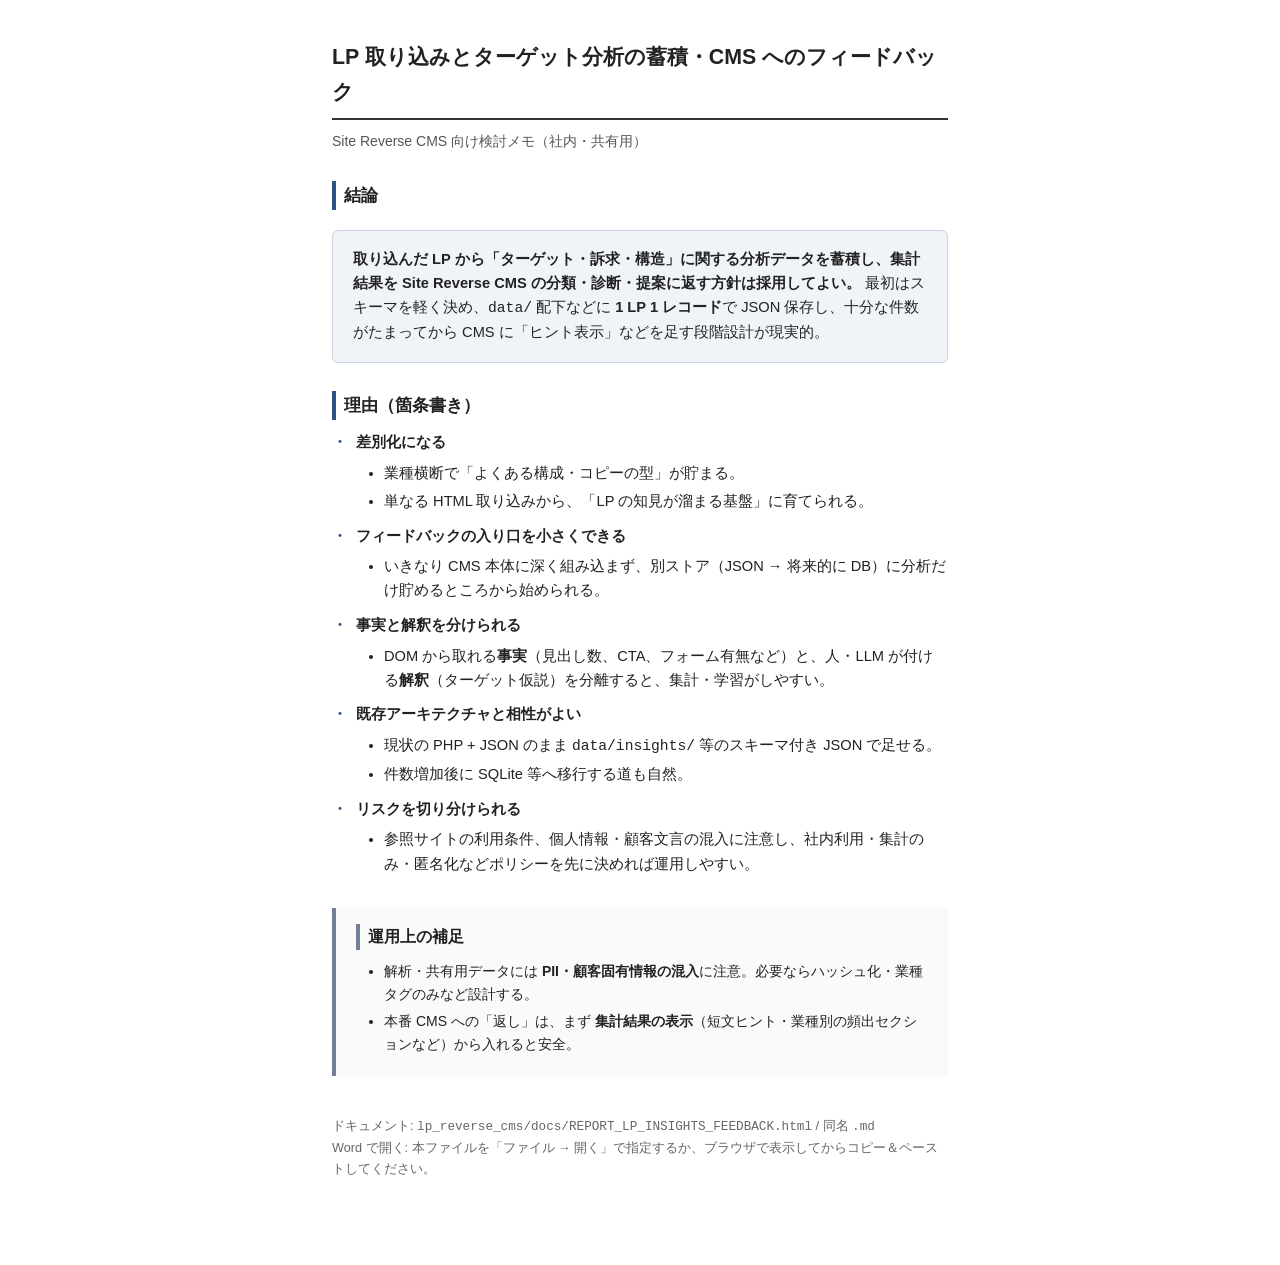
<file: current/lp_reverse_cms/docs/REPORT_LP_INSIGHTS_FEEDBACK.html>
<!DOCTYPE html>
<html lang="ja">
<head>
  <meta charset="UTF-8">
  <meta name="viewport" content="width=device-width, initial-scale=1">
  <title>レポート：LP 分析の蓄積と CMS へのフィードバック</title>
  <style>
    body {
      font-family: "Yu Gothic UI", "Meiryo", "Hiragino Sans", sans-serif;
      font-size: 11pt;
      line-height: 1.65;
      color: #222;
      max-width: 42em;
      margin: 2.5rem auto;
      padding: 0 2rem 3rem;
    }
    h1 {
      font-size: 16pt;
      border-bottom: 2px solid #333;
      padding-bottom: 0.35em;
      margin-top: 0;
    }
    h2 {
      font-size: 13pt;
      margin-top: 1.75rem;
      margin-bottom: 0.6rem;
      padding-left: 0.5rem;
      border-left: 4px solid #2c5282;
    }
    .conclusion-box {
      background: #f0f4f8;
      border: 1px solid #cbd5e0;
      border-radius: 6px;
      padding: 1rem 1.25rem 1.1rem;
      margin: 1.25rem 0 1.5rem;
    }
    .conclusion-box p {
      margin: 0;
    }
    ul.reasons {
      margin: 0.5rem 0 0;
      padding-left: 0;
      list-style: none;
    }
    ul.reasons > li {
      margin: 0.65rem 0;
      padding-left: 1.5rem;
      position: relative;
    }
    ul.reasons > li::before {
      content: "・";
      position: absolute;
      left: 0;
      font-weight: bold;
      color: #2c5282;
    }
    ul.nested {
      margin: 0.4rem 0 0.2rem 0;
      padding-left: 1.75rem;
      list-style-type: disc;
    }
    ul.nested li {
      margin: 0.25rem 0;
    }
    .note {
      margin-top: 2rem;
      padding: 1rem 1.25rem;
      background: #fafafa;
      border-left: 4px solid #718096;
      font-size: 10.5pt;
    }
    .note h2 {
      border-left-color: #718096;
      margin-top: 0;
      font-size: 12pt;
    }
    footer {
      margin-top: 2.5rem;
      font-size: 9.5pt;
      color: #666;
    }
  </style>
</head>
<body>

  <h1>LP 取り込みとターゲット分析の蓄積・CMS へのフィードバック</h1>
  <p style="color:#555;font-size:10.5pt;margin-top:-0.25rem;">Site Reverse CMS 向け検討メモ（社内・共有用）</p>

  <h2>結論</h2>
  <div class="conclusion-box">
    <p>
      <strong>取り込んだ LP から「ターゲット・訴求・構造」に関する分析データを蓄積し、集計結果を Site Reverse CMS の分類・診断・提案に返す方針は採用してよい。</strong>
      最初はスキーマを軽く決め、<code>data/</code> 配下などに <strong>1 LP 1 レコード</strong>で JSON 保存し、十分な件数がたまってから CMS に「ヒント表示」などを足す段階設計が現実的。
    </p>
  </div>

  <h2>理由（箇条書き）</h2>
  <ul class="reasons">
    <li>
      <strong>差別化になる</strong>
      <ul class="nested">
        <li>業種横断で「よくある構成・コピーの型」が貯まる。</li>
        <li>単なる HTML 取り込みから、「LP の知見が溜まる基盤」に育てられる。</li>
      </ul>
    </li>
    <li>
      <strong>フィードバックの入り口を小さくできる</strong>
      <ul class="nested">
        <li>いきなり CMS 本体に深く組み込まず、別ストア（JSON → 将来的に DB）に分析だけ貯めるところから始められる。</li>
      </ul>
    </li>
    <li>
      <strong>事実と解釈を分けられる</strong>
      <ul class="nested">
        <li>DOM から取れる<strong>事実</strong>（見出し数、CTA、フォーム有無など）と、人・LLM が付ける<strong>解釈</strong>（ターゲット仮説）を分離すると、集計・学習がしやすい。</li>
      </ul>
    </li>
    <li>
      <strong>既存アーキテクチャと相性がよい</strong>
      <ul class="nested">
        <li>現状の PHP + JSON のまま <code>data/insights/</code> 等のスキーマ付き JSON で足せる。</li>
        <li>件数増加後に SQLite 等へ移行する道も自然。</li>
      </ul>
    </li>
    <li>
      <strong>リスクを切り分けられる</strong>
      <ul class="nested">
        <li>参照サイトの利用条件、個人情報・顧客文言の混入に注意し、社内利用・集計のみ・匿名化などポリシーを先に決めれば運用しやすい。</li>
      </ul>
    </li>
  </ul>

  <div class="note">
    <h2>運用上の補足</h2>
    <ul class="nested" style="margin-top:0.5rem;">
      <li>解析・共有用データには <strong>PII・顧客固有情報の混入</strong>に注意。必要ならハッシュ化・業種タグのみなど設計する。</li>
      <li>本番 CMS への「返し」は、まず <strong>集計結果の表示</strong>（短文ヒント・業種別の頻出セクションなど）から入れると安全。</li>
    </ul>
  </div>

  <footer>
    ドキュメント: <code>lp_reverse_cms/docs/REPORT_LP_INSIGHTS_FEEDBACK.html</code> / 同名 <code>.md</code><br>
    Word で開く: 本ファイルを「ファイル → 開く」で指定するか、ブラウザで表示してからコピー＆ペーストしてください。
  </footer>

</body>
</html>
</file>
